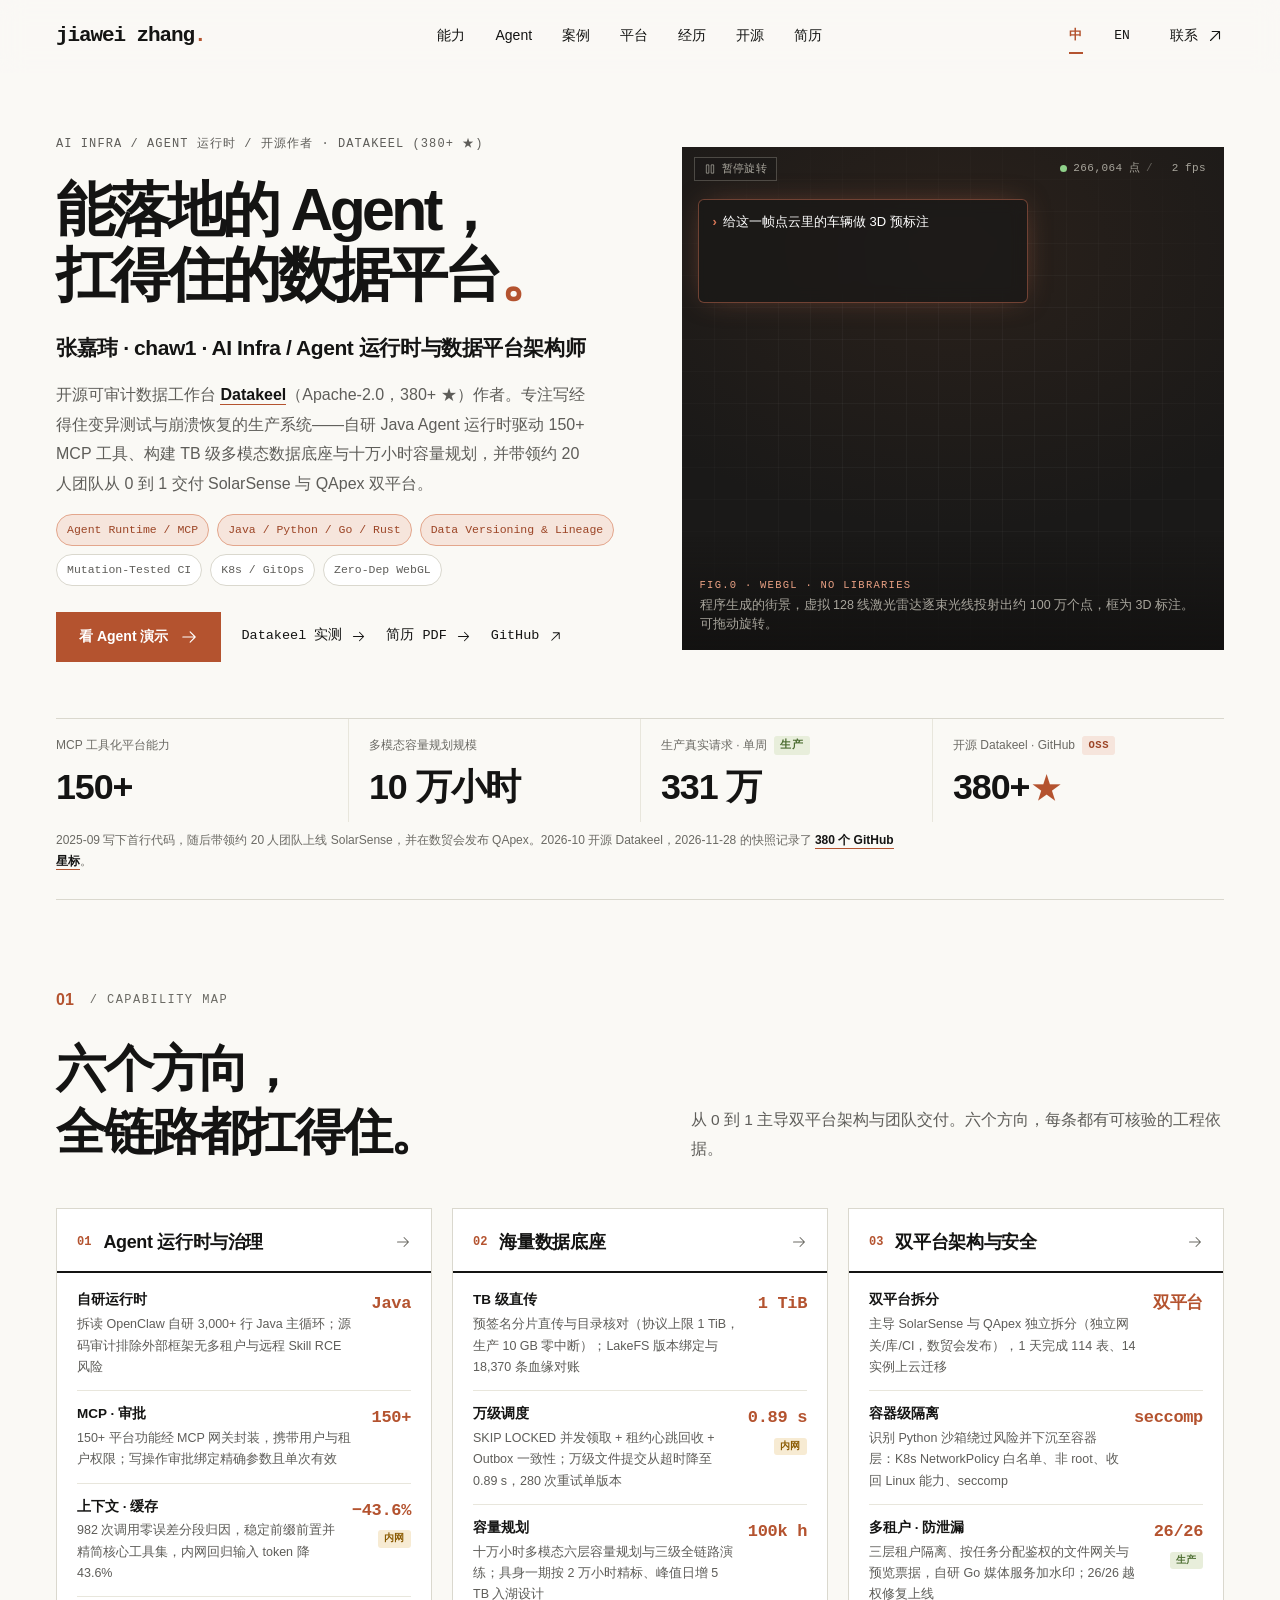
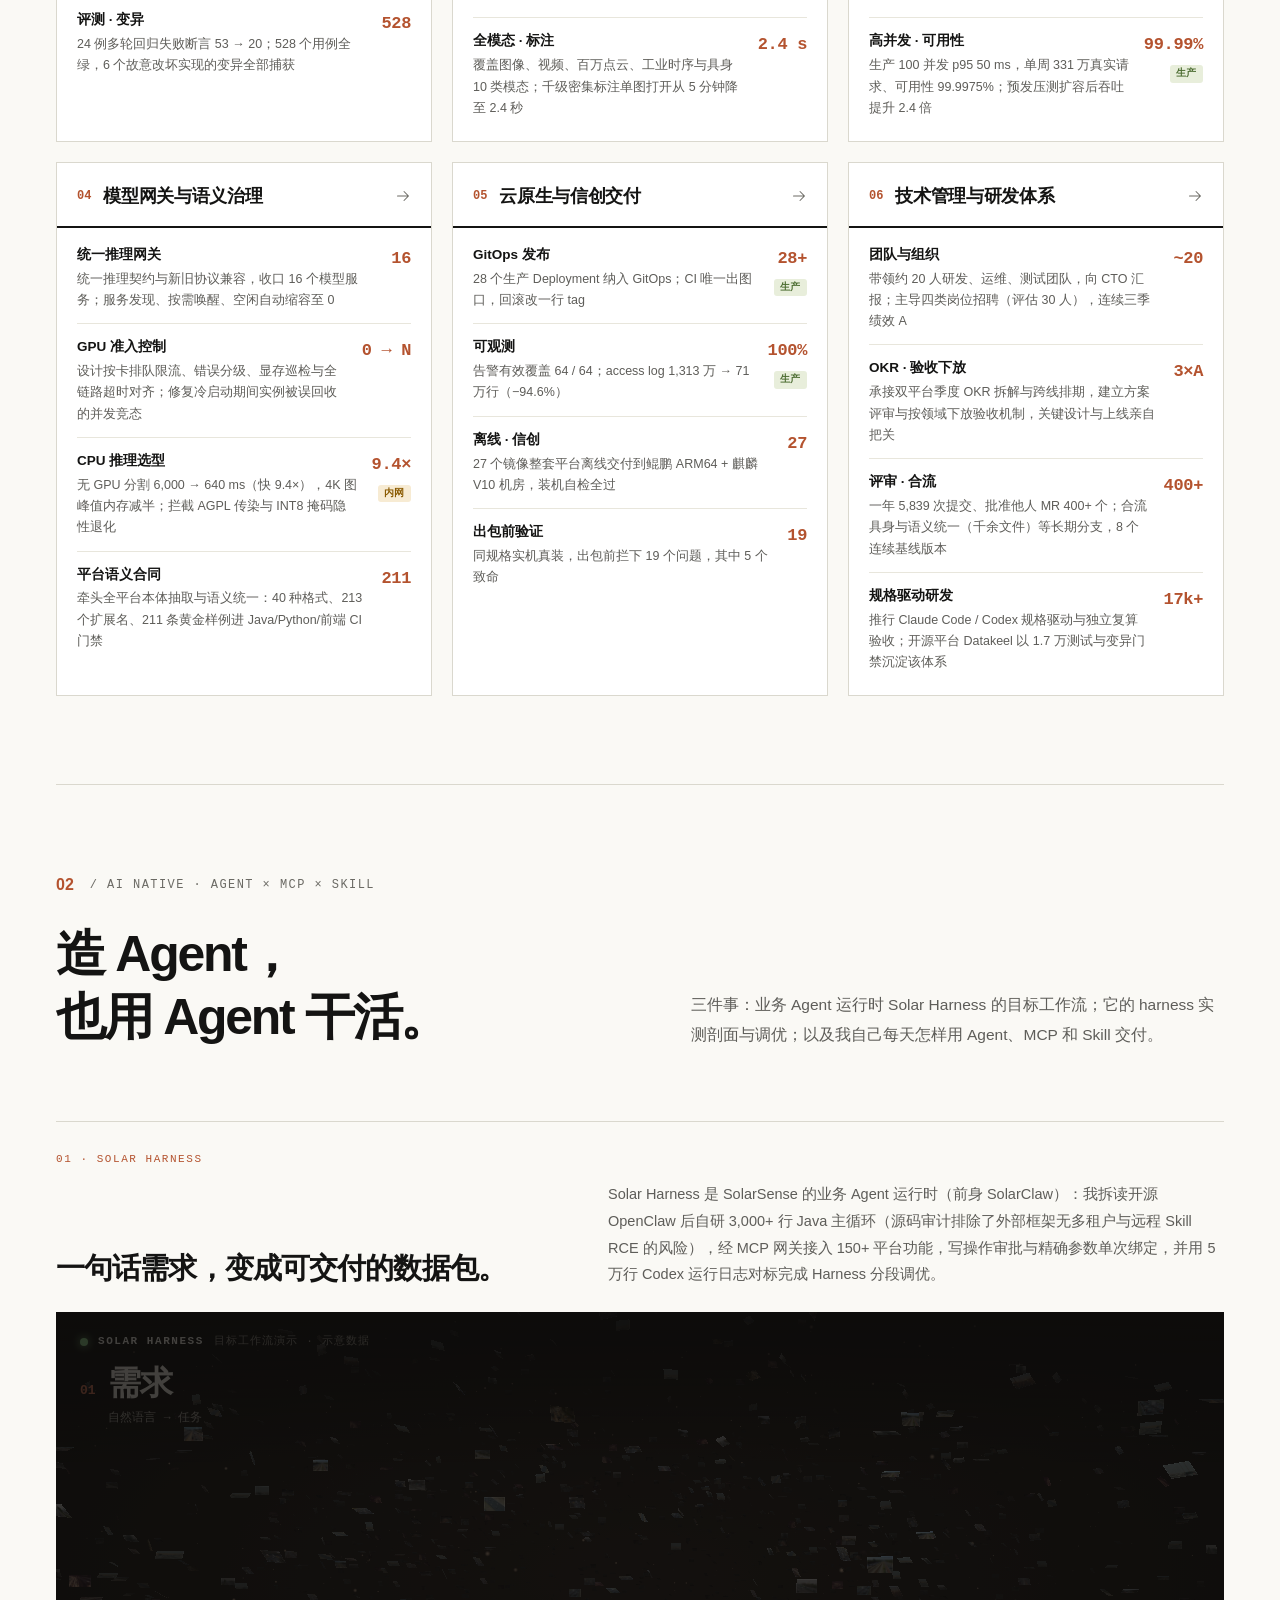
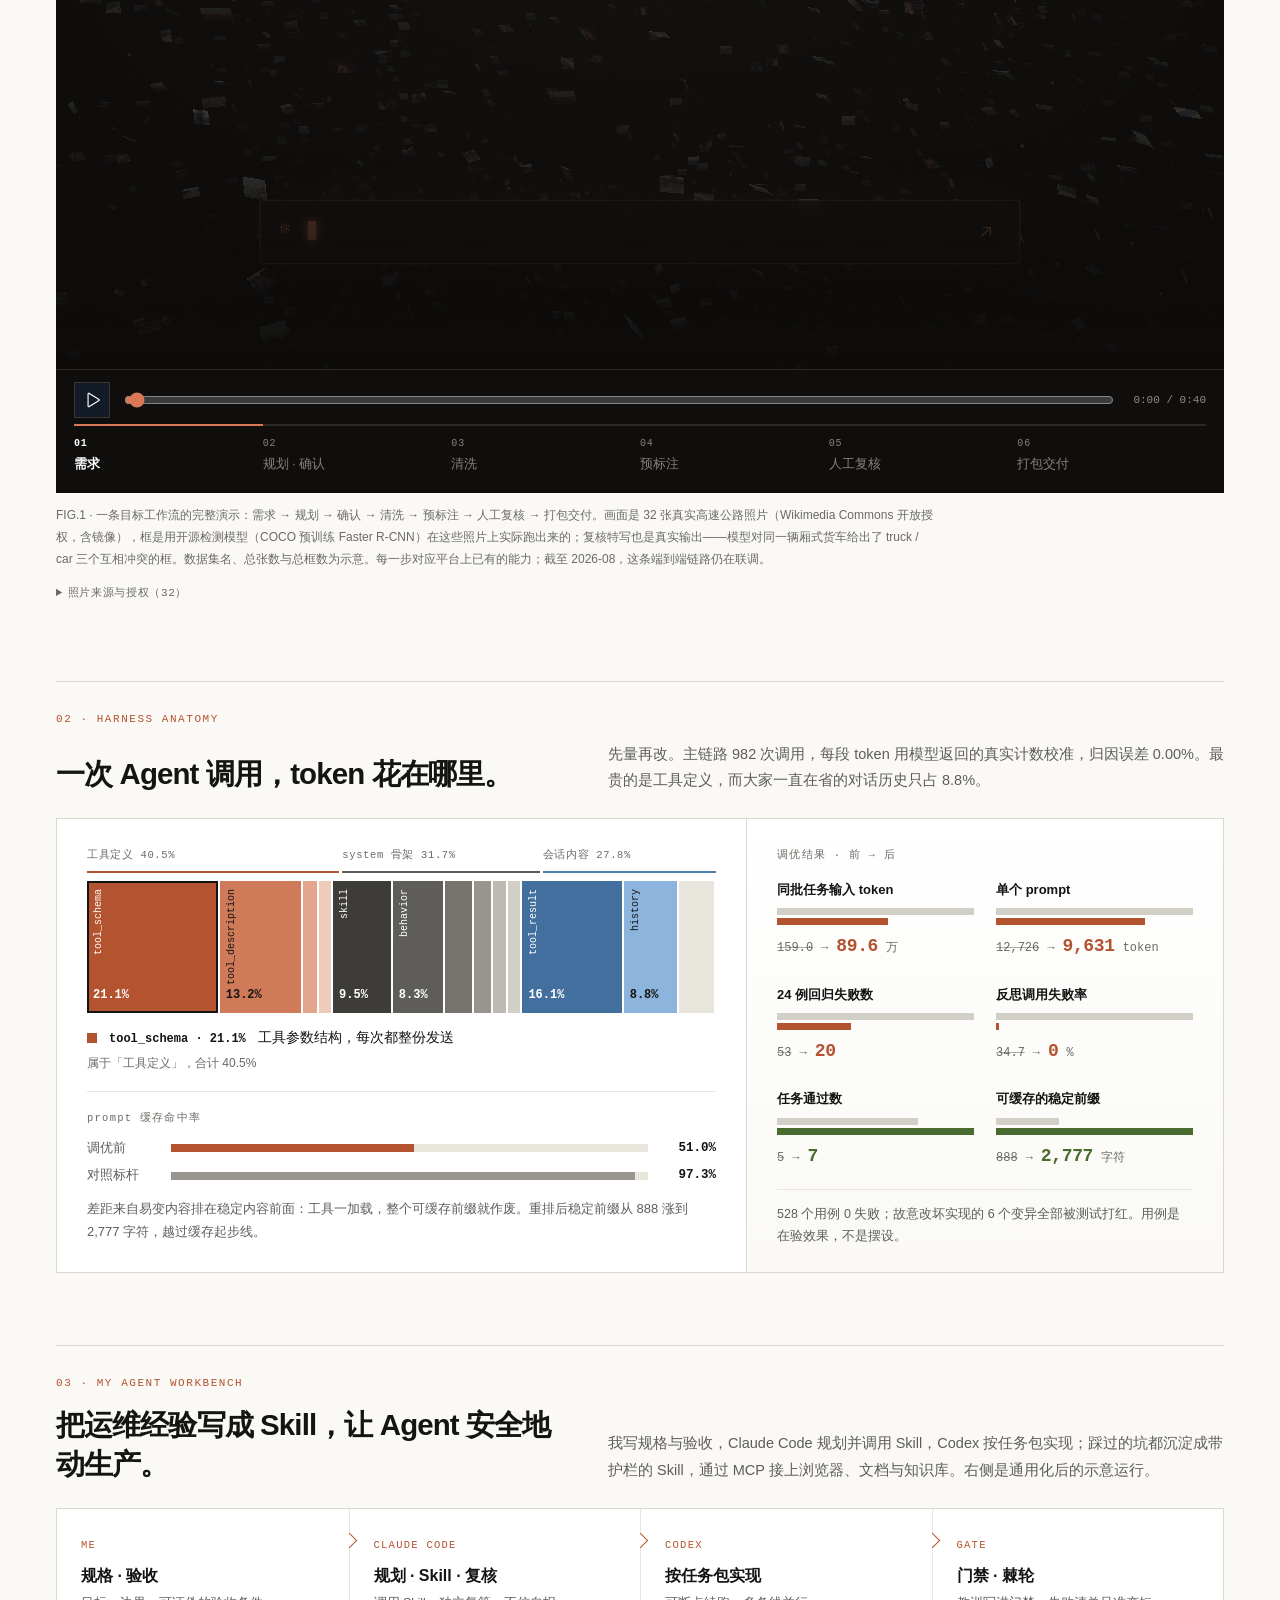
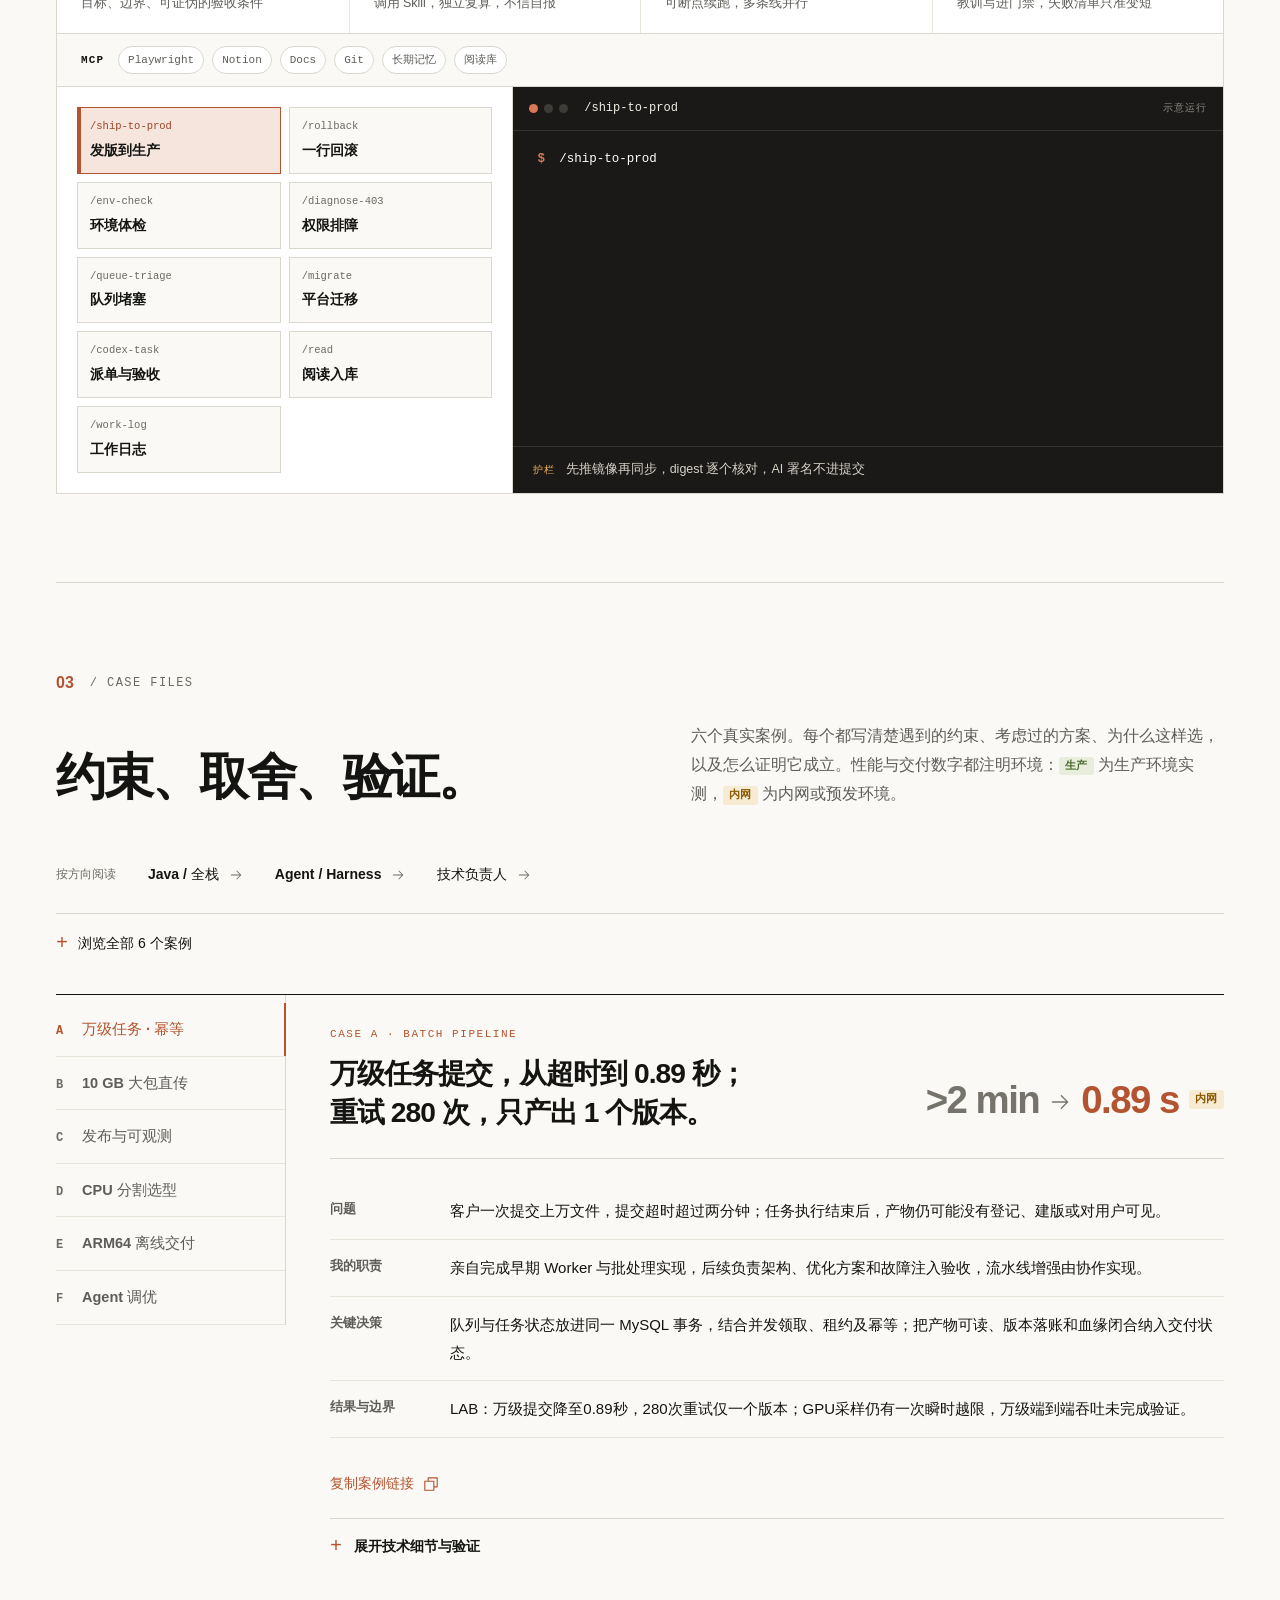
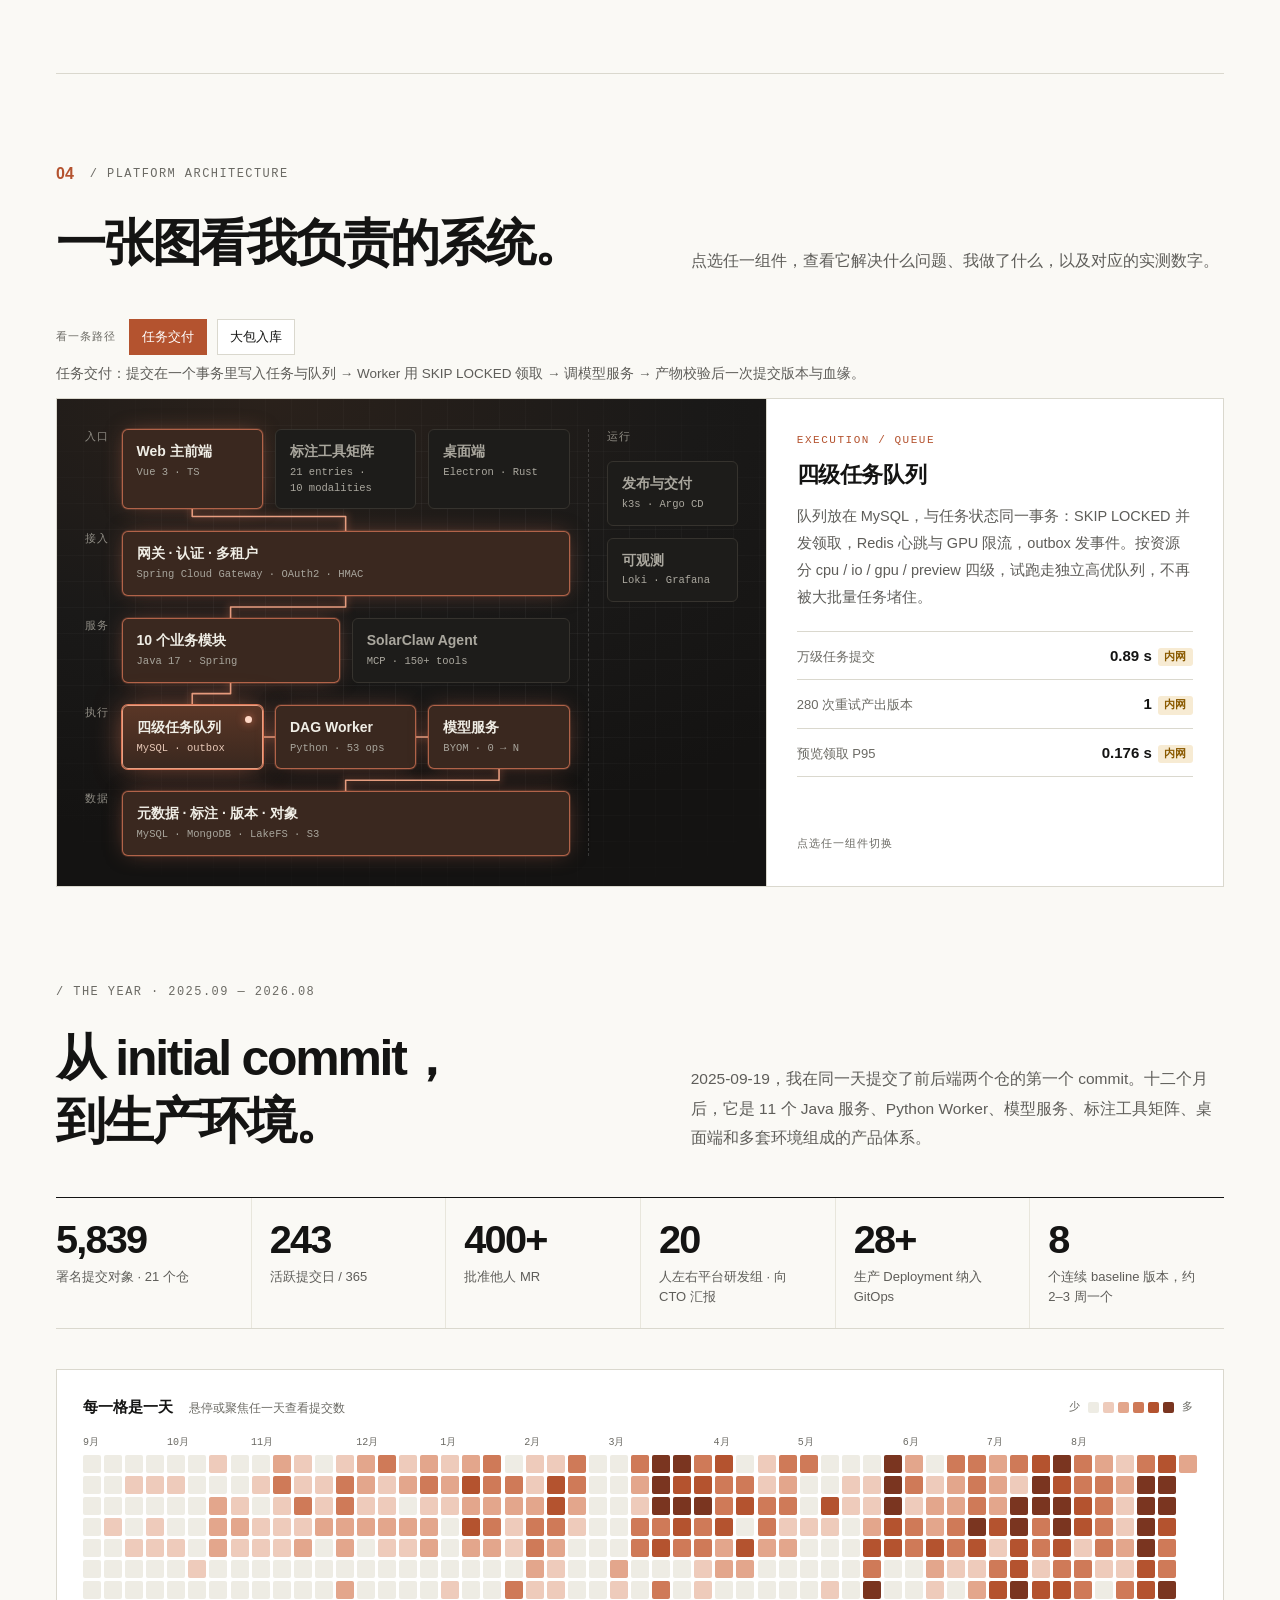
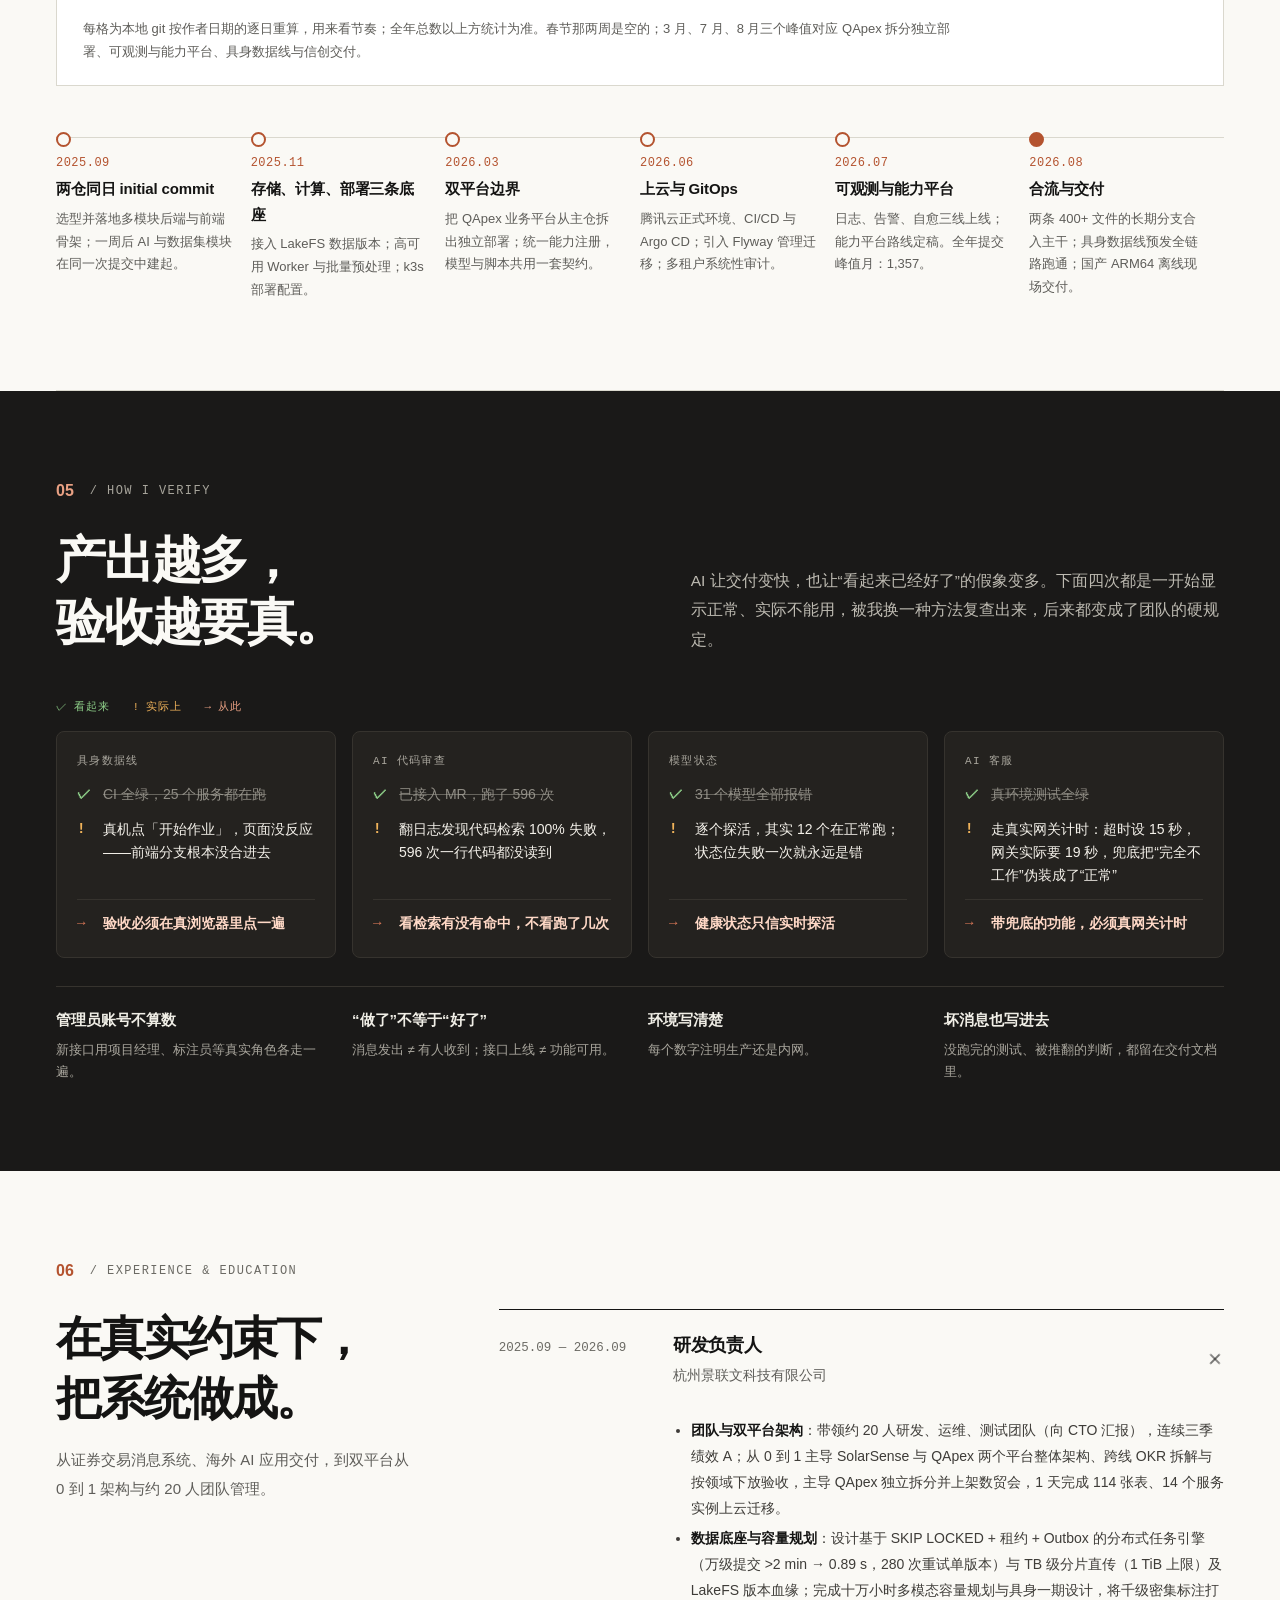
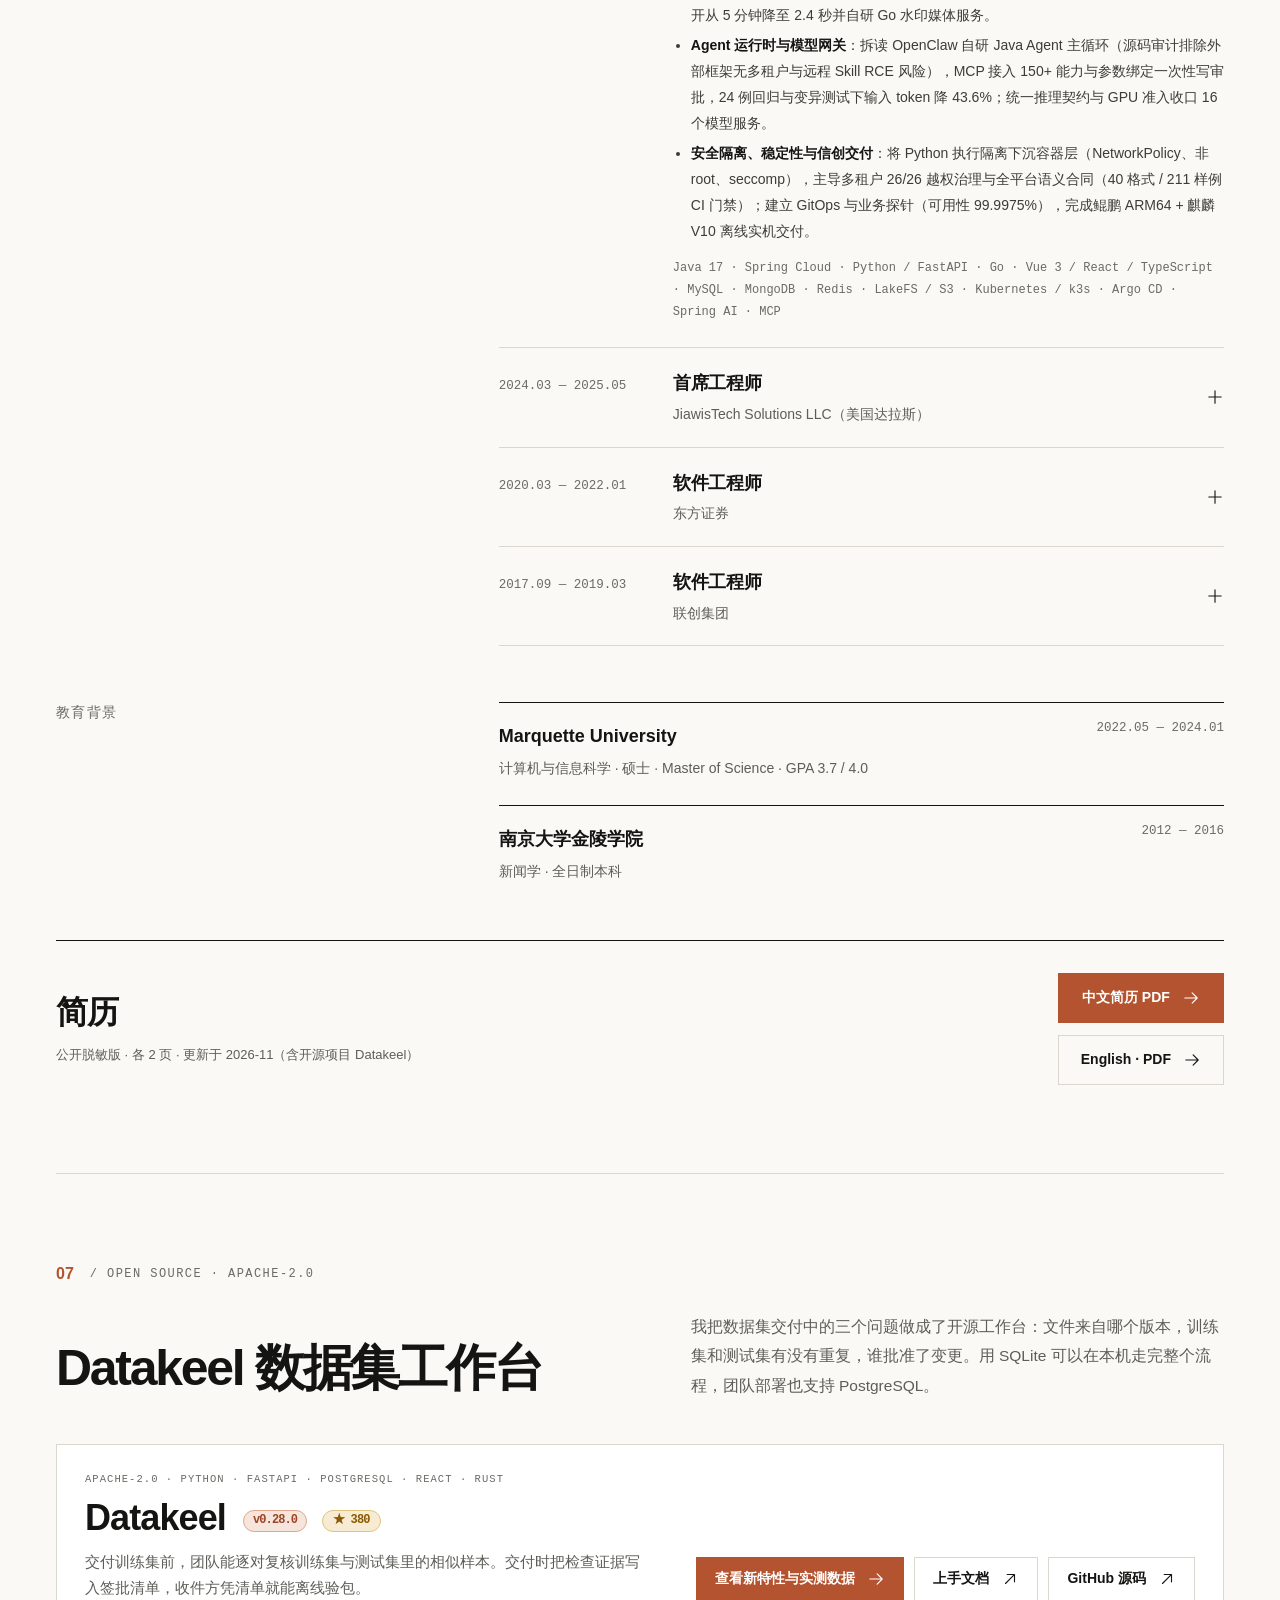
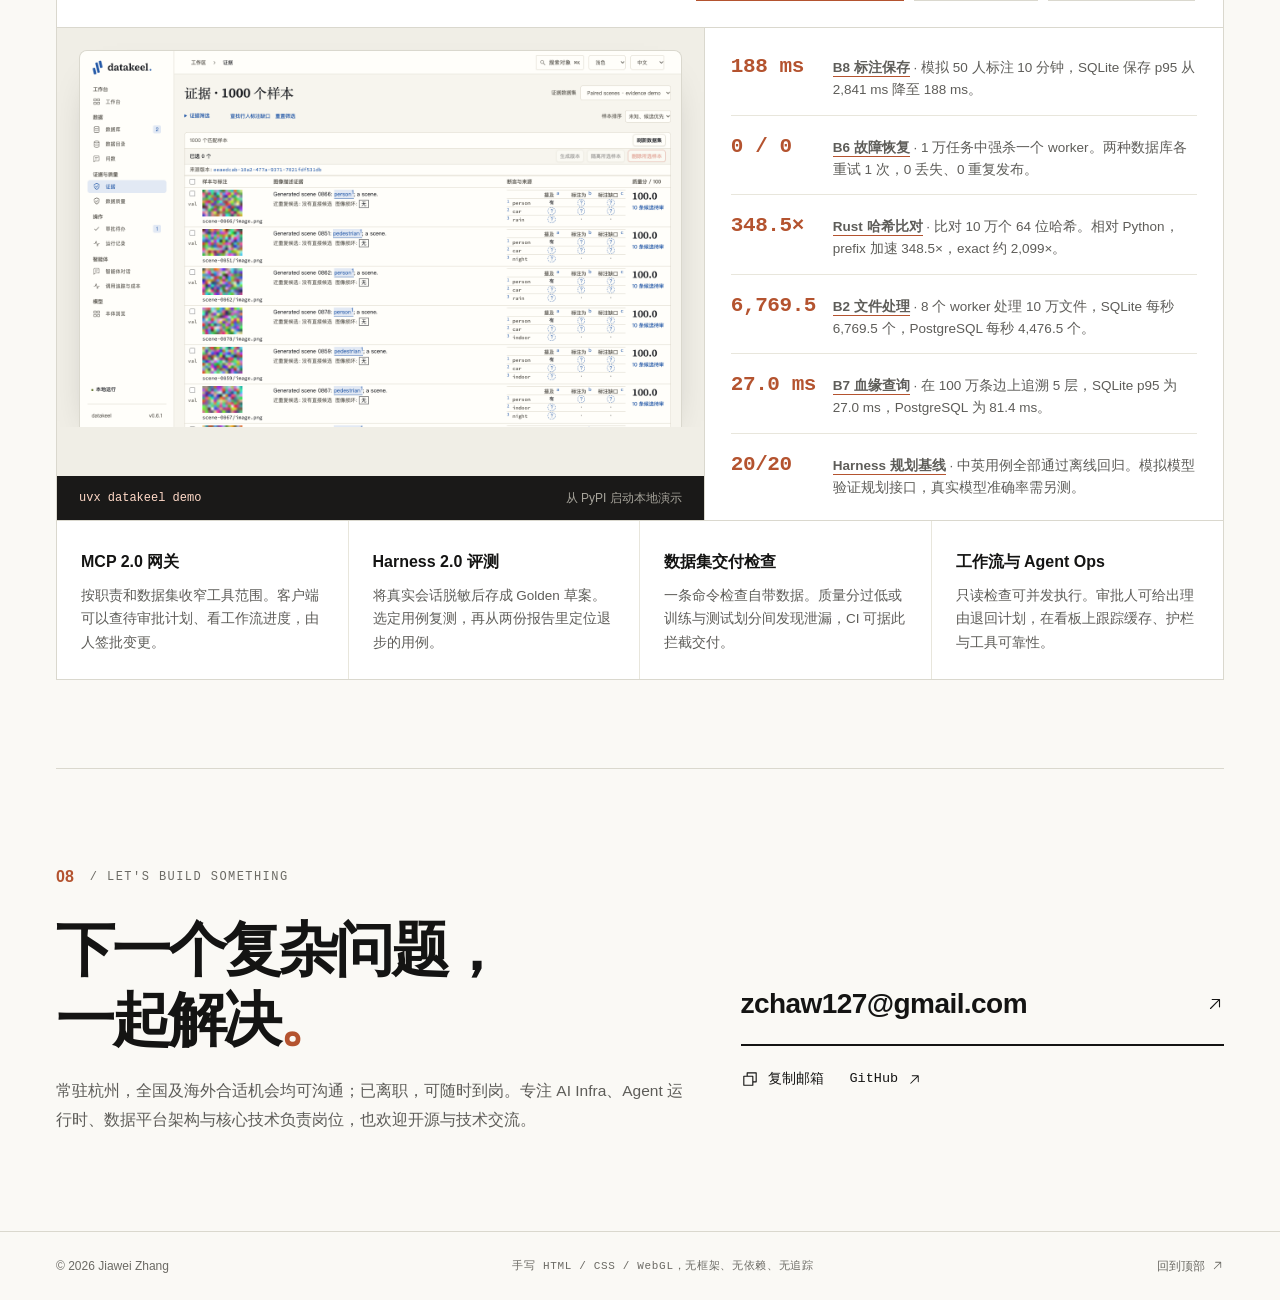
<file: index.html>
<!DOCTYPE html>
<html lang="zh-CN" data-lang="zh">
<head>
<meta charset="UTF-8">
<meta name="viewport" content="width=device-width, initial-scale=1">
<meta name="theme-color" content="#faf9f5">
<title>张嘉玮 Jiawei Zhang (chaw1) — AI Infra / Agent 运行时 / 数据平台架构师</title>
<meta name="description" content="张嘉玮 Jiawei Zhang (chaw1)，AI Infra 与数据平台架构师、开源工作台 Datakeel（Apache-2.0，380+ ★）作者。自研 Java Agent 运行时驱动 150+ MCP 工具，带领约 20 人团队从 0 到 1 主导 SolarSense 与 QApex 双平台架构与交付。">
<meta property="og:title" content="张嘉玮 Jiawei Zhang (chaw1) — AI Infra / Agent 运行时 / 数据平台架构师">
<meta property="og:description" content="开源可审计数据工作台 Datakeel（Apache-2.0，380+ ★）作者；自研 150+ MCP 工具 Java Agent 运行时，从 0 到 1 主导 SolarSense 与 QApex 双平台架构与交付。AI Infra &amp; Agent Runtime Builder.">
<meta property="og:type" content="website">
<meta property="og:url" content="https://hire.jiawis.com/">
<meta property="og:site_name" content="Jiawei Zhang">
<meta property="og:locale" content="zh_CN">
<meta property="og:locale:alternate" content="en_US">
<meta property="og:image" content="https://hire.jiawis.com/assets/og.png?v=4">
<meta property="og:image:width" content="1200">
<meta property="og:image:height" content="630">
<meta property="og:image:alt" content="张嘉玮 Jiawei Zhang (chaw1)：AI Infra / Agent 运行时 / 数据平台架构师。">
<meta name="twitter:card" content="summary_large_image">
<meta name="twitter:title" content="张嘉玮 Jiawei Zhang (chaw1) — AI Infra / Agent 运行时 / 数据平台架构师">
<meta name="twitter:description" content="开源可审计数据工作台 Datakeel（Apache-2.0，380+ ★）作者；自研 150+ MCP 工具 Java Agent 运行时，从 0 到 1 主导 SolarSense 与 QApex 双平台架构与交付。AI Infra &amp; Agent Runtime Builder.">
<meta name="twitter:image" content="https://hire.jiawis.com/assets/og.png?v=4">
<link rel="canonical" href="https://hire.jiawis.com/">
<script type="application/ld+json">
{
  "@context": "https://schema.org",
  "@type": "Person",
  "name": "张嘉玮",
  "alternateName": ["Jiawei Zhang", "chaw1"],
  "jobTitle": "AI Infra & Agent Runtime Builder / Data & AI Platform Architect",
  "url": "https://hire.jiawis.com/",
  "email": "mailto:zchaw127@gmail.com",
  "image": "https://hire.jiawis.com/assets/og.png?v=4",
  "sameAs": ["https://github.com/chaw1"]
}
</script>
<link rel="icon" href="assets/icons/stack.svg" type="image/svg+xml">
<link rel="stylesheet" href="assets/site.css?v=20261128.2">
<script>(function(d){d.classList.add('js');try{var l=localStorage.getItem('jiawis-lang');if(l==='en'||l==='zh'){d.dataset.lang=l;d.lang=l==='zh'?'zh-CN':'en'}}catch(e){}})(document.documentElement)</script>
<script src="assets/site.js?v=20261128" defer></script>
<script src="assets/pointcloud.js?v=20261123" defer></script>
<script src="assets/figures.js?v=20261123" defer></script>
<script src="assets/harness.js?v=20261128" defer></script>
<script src="assets/agentlab.js?v=20261128" defer></script>
</head>
<body id="top">
<a class="skip-link" href="#main"><span class="zh">跳到主要内容</span><span class="en">Skip to content</span></a>
<header class="site-header">
  <div class="wrap nav-wrap">
    <a class="brand" href="#top" aria-label="Jiawei Zhang home">jiawei zhang<span>.</span></a>
    <nav id="site-nav" class="site-nav" aria-label="主导航 / Main navigation">
      <a href="#fit" data-nav><span class="zh">能力</span><span class="en">Skills</span></a>
      <a href="#agent" data-nav>Agent</a>
      <a href="#cases" data-nav><span class="zh">案例</span><span class="en">Cases</span></a>
      <a href="#platform" data-nav><span class="zh">平台</span><span class="en">Platform</span></a>
      <a href="#work" data-nav><span class="zh">经历</span><span class="en">Experience</span></a>
      <a href="#projects" data-nav><span class="zh">开源</span><span class="en">Open Source</span></a>
      <a href="#resume" data-nav><span class="zh">简历</span><span class="en">Resume</span></a>
      <a class="nav-mobile-only" href="#contact" data-nav><span class="zh">联系</span><span class="en">Contact</span></a>
    </nav>
    <div class="nav-tools">
      <div class="languages" role="group" aria-label="Language / 语言">
        <button type="button" data-set-lang="zh" aria-pressed="true" aria-label="中文">中</button>
        <button type="button" data-set-lang="en" aria-pressed="false" aria-label="English">EN</button>
      </div>
      <a class="nav-contact" href="#contact" data-nav><span class="zh">联系</span><span class="en">Contact</span><i class="icon i-up" aria-hidden="true"></i></a>
      <button type="button" id="menu-toggle" class="menu-toggle" aria-expanded="false" aria-controls="site-nav" aria-label="菜单 / Menu"><i class="icon i-menu" aria-hidden="true"></i></button>
    </div>
  </div>
</header>

<main id="main">
  <!-- ============ HERO ============ -->
  <section class="hero wrap" id="intro" aria-labelledby="hero-heading">
    <div class="hero-grid">
      <div class="hero-copy">
        <p class="eyebrow"><span class="zh">AI INFRA / AGENT 运行时 / 开源作者 · DATAKEEL (380+ ★)</span><span class="en">AI INFRA / AGENT RUNTIMES / AUTHOR OF DATAKEEL (380+ ★)</span></p>
        <h1 id="hero-heading"><span class="zh">能落地的 Agent，<br>扛得住的数据平台<span class="period">。</span></span><span class="en">Agents that ship.<br>Data platforms that scale<span class="period">.</span></span></h1>
        <p class="identity"><span class="zh">张嘉玮 · chaw1 · AI Infra / Agent 运行时与数据平台架构师</span><span class="en">Jiawei Zhang · chaw1 · AI Infra &amp; Agent Systems Builder</span></p>
        <p class="hero-lede"><span class="zh">开源可审计数据工作台 <a class="inline-link" href="#projects">Datakeel</a>（Apache-2.0，380+ ★）作者。专注写经得住变异测试与崩溃恢复的生产系统——自研 Java Agent 运行时驱动 150+ MCP 工具、构建 TB 级多模态数据底座与十万小时容量规划，并带领约 20 人团队从 0 到 1 交付 SolarSense 与 QApex 双平台。</span><span class="en">Author of <a class="inline-link" href="#projects">Datakeel</a> (Apache-2.0, 380+ ★), an open-source auditable dataset workbench. I build verifiable AI infrastructure — an in-house Java agent runtime driving 150+ MCP tools and a TB-scale multimodal data foundation — and led a ~20-person engineering group shipping SolarSense and QApex from zero to production.</span></p>
        <ul class="hero-chips mono"><li>Agent Runtime / MCP</li><li>Java / Python / Go / Rust</li><li>Data Versioning &amp; Lineage</li><li>Mutation-Tested CI</li><li>K8s / GitOps</li><li>Zero-Dep WebGL</li></ul>
        <div class="hero-actions">
          <a class="button" href="#agent"><span class="zh">看 Agent 演示</span><span class="en">Watch agent demo</span><i class="icon i-right" aria-hidden="true"></i></a>
          <a class="text-link" href="/datakeel-benchmarks/"><span class="zh">Datakeel 实测</span><span class="en">Datakeel benchmarks</span><i class="icon i-right" aria-hidden="true"></i></a>
          <a class="text-link" href="#resume"><span class="zh">简历 PDF</span><span class="en">Resume</span><i class="icon i-right" aria-hidden="true"></i></a>
          <a class="text-link" href="https://github.com/chaw1" target="_blank" rel="noopener noreferrer">GitHub<i class="icon i-up" aria-hidden="true"></i></a>
        </div>
      </div>
      <figure class="scan" id="scan" aria-labelledby="scan-caption">
        <canvas id="scan-canvas" aria-hidden="true"></canvas>
        <div class="scan-label" id="scan-label" aria-hidden="true"><span>car · 4.5 × 1.9 × 1.5 m</span></div>
        <button type="button" class="scan-toggle" id="scan-toggle" aria-pressed="false"><i class="icon i-pause" aria-hidden="true"></i><i class="icon i-play" aria-hidden="true"></i><span class="when-on"><span class="zh">暂停旋转</span><span class="en">Pause rotation</span></span><span class="when-off"><span class="zh">继续旋转</span><span class="en">Resume rotation</span></span></button>
        <div class="scan-hud" aria-hidden="true">
          <span class="hud-dot"></span><span id="scan-points">—</span><span class="zh">点</span><span class="en">pts</span><span class="hud-sep">/</span><span id="scan-fps">—</span> fps
        </div>
        <div class="scan-agent" aria-hidden="true">
          <p class="sa-q"><b>›</b><span class="zh">给这一帧点云里的车辆做 3D 预标注</span><span class="en">Pre-label the vehicles in this LiDAR frame in 3D</span></p>
          <p class="sa-l sa-1"><b>✓</b>dataset.get_frame <i>frame 0412</i></p>
          <p class="sa-l sa-2"><b>✓</b>model.segment <i>vehicle · 1 hit</i></p>
          <p class="sa-l sa-3"><b>✓</b>label.box3d <i>car · 4.5 × 1.9 × 1.5 m</i></p>
        </div>
        <div class="scan-fallback"><p><span class="zh">此处是一段实时渲染的激光雷达点云。<br>当前浏览器未启用 WebGL。</span><span class="en">A live-rendered LiDAR point cloud.<br>WebGL is unavailable in this browser.</span></p></div>
        <figcaption id="scan-caption" class="scan-caption">
          <span class="mono">FIG.0 · WEBGL · NO LIBRARIES</span>
          <span><span class="zh">程序生成的街景，虚拟 128 线激光雷达逐束光线投射出约 100 万个点，框为 3D 标注。可拖动旋转。</span><span class="en">A procedurally generated street, ray-cast beam by beam by a virtual 128-beam LiDAR into about a million points, with a 3D annotation box. Drag to orbit.</span></span>
        </figcaption>
      </figure>
    </div>
    <dl class="hero-ticker" aria-label="关键数字 / Key numbers">
      <div><dt><span class="zh">MCP 工具化平台能力</span><span class="en">Capabilities exposed via MCP</span></dt><dd>150+</dd></div>
      <div><dt><span class="zh">多模态容量规划规模</span><span class="en">Multimodal capacity planned</span></dt><dd><span class="zh">10 万小时</span><span class="en">100k hrs</span></dd></div>
      <div><dt><span class="zh">生产真实请求 · 单周</span><span class="en">Real production requests · one week</span> <span class="tag prod"><span class="zh">生产</span><span class="en">PROD</span></span></dt><dd><span class="zh">331 万</span><span class="en">3.31 M</span></dd></div>
      <div><dt><span class="zh">开源 Datakeel · GitHub</span><span class="en">Open-source Datakeel · GitHub</span> <span class="tag oss">OSS</span></dt><dd>380+<span class="ticker-star">★</span></dd></div>
    </dl>
    <p class="ticker-note"><span class="zh">2025-09 写下首行代码，随后带领约 20 人团队上线 SolarSense，并在数贸会发布 QApex。2026-10 开源 Datakeel，2026-11-28 的快照记录了 </span><span class="en">I made the first commit in Sep 2025 and led a team of about 20 to ship SolarSense to production and launch QApex at GDTE. I open-sourced Datakeel in Oct 2026. The 2026-11-28 snapshot recorded </span><a class="inline-link" href="https://github.com/chaw1/datakeel" target="_blank" rel="noopener noreferrer"><span class="zh">380 个 GitHub 星标</span><span class="en">380 GitHub stars</span></a><span class="zh">。</span><span class="en">.</span></p>
  </section>

  <!-- ============ 01 CAPABILITIES ============ -->
  <section class="section wrap" id="fit" aria-labelledby="fit-heading">
    <div class="section-label"><span class="number">01</span><span>/ CAPABILITY MAP</span></div>
    <div class="section-intro">
      <h2 id="fit-heading"><span class="zh">六个方向，<br>全链路都扛得住。</span><span class="en">Six areas,<br>end to end.</span></h2>
      <p><span class="zh">从 0 到 1 主导双平台架构与团队交付。六个方向，每条都有可核验的工程依据。</span><span class="en">Two platforms built and delivered from zero. Six areas, each backed by verifiable engineering evidence.</span></p>
    </div>
    <div class="caps">
      <article class="cap">
        <a class="cap-head" href="#agent"><span class="mono">01</span><h3><span class="zh">Agent 运行时与治理</span><span class="en">Agent runtime &amp; governance</span></h3><i class="icon i-right" aria-hidden="true"></i></a>
        <ul><li><span class="cap-kw"><span class="zh">自研运行时</span><span class="en">Java runtime</span></span><span class="cap-ev"><span class="zh">拆读 OpenClaw 自研 3,000+ 行 Java 主循环；源码审计排除外部框架无多租户与远程 Skill RCE 风险</span><span class="en">3,000+ line Java loop modeled on OpenClaw; source audit rejected external runtimes over missing tenancy and Skill RCE</span></span><span class="cap-num mono">Java</span></li><li><span class="cap-kw"><span class="zh">MCP · 审批</span><span class="en">MCP · gates</span></span><span class="cap-ev"><span class="zh">150+ 平台功能经 MCP 网关封装，携带用户与租户权限；写操作审批绑定精确参数且单次有效</span><span class="en">150+ platform functions behind MCP carrying user and tenant auth; parameter-bound one-time write approvals</span></span><span class="cap-num mono">150+</span></li><li><span class="cap-kw"><span class="zh">上下文 · 缓存</span><span class="en">Context · cache</span></span><span class="cap-ev"><span class="zh">982 次调用零误差分段归因，稳定前缀前置并精简核心工具集，内网回归输入 token 降 43.6%</span><span class="en">982 calls attributed with 0.00% error; stable-first prompt layout cut input tokens by 43.6% in lab regression</span></span><span class="cap-num mono">−43.6%<span class="tag lab"><span class="zh">内网</span><span class="en">LAB</span></span></span></li><li><span class="cap-kw"><span class="zh">评测 · 变异</span><span class="en">Eval · mutation</span></span><span class="cap-ev"><span class="zh">24 例多轮回归失败断言 53 → 20；528 个用例全绿，6 个故意改坏实现的变异全部捕获</span><span class="en">Failures across 24 regression cases cut 53 → 20; 528 tests green, 6/6 deliberate mutations caught</span></span><span class="cap-num mono">528</span></li></ul>
      </article>
      <article class="cap">
        <a class="cap-head" href="#cases"><span class="mono">02</span><h3><span class="zh">海量数据底座</span><span class="en">Data foundation at scale</span></h3><i class="icon i-right" aria-hidden="true"></i></a>
        <ul><li><span class="cap-kw"><span class="zh">TB 级直传</span><span class="en">TB-scale ingest</span></span><span class="cap-ev"><span class="zh">预签名分片直传与目录核对（协议上限 1 TiB，生产 10 GB 零中断）；LakeFS 版本绑定与 18,370 条血缘对账</span><span class="en">Presigned multipart upload (1 TiB protocol cap, 10 GB uninterrupted in prod); LakeFS versions &amp; 18,370 lineage events reconciled</span></span><span class="cap-num mono">1 TiB</span></li><li><span class="cap-kw"><span class="zh">万级调度</span><span class="en">10k+ scheduling</span></span><span class="cap-ev"><span class="zh">SKIP LOCKED 并发领取 + 租约心跳回收 + Outbox 一致性；万级文件提交从超时降至 0.89 s，280 次重试单版本</span><span class="en">SKIP LOCKED claims, lease reclamation and Outbox consistency; 10k-file submit &gt;2 min → 0.89 s, 280 retries → 1 version</span></span><span class="cap-num mono">0.89 s<span class="tag lab"><span class="zh">内网</span><span class="en">LAB</span></span></span></li><li><span class="cap-kw"><span class="zh">容量规划</span><span class="en">Capacity model</span></span><span class="cap-ev"><span class="zh">十万小时多模态六层容量规划与三级全链路演练；具身一期按 2 万小时精标、峰值日增 5 TB 入湖设计</span><span class="en">Six-layer capacity plan for 100k hours of multimodal data; phase-1 embodied pipeline designed for 20k hrs &amp; 5 TB/day peak</span></span><span class="cap-num mono">100k h</span></li><li><span class="cap-kw"><span class="zh">全模态 · 标注</span><span class="en">10 modalities</span></span><span class="cap-ev"><span class="zh">覆盖图像、视频、百万点云、工业时序与具身 10 类模态；千级密集标注单图打开从 5 分钟降至 2.4 秒</span><span class="en">10 modalities incl. million-point LiDAR, DCS time series and embodied; 1,000+ dense labels open in 2.4 s vs 5 min</span></span><span class="cap-num mono">2.4 s</span></li></ul>
      </article>
      <article class="cap">
        <a class="cap-head" href="#platform"><span class="mono">03</span><h3><span class="zh">双平台架构与安全</span><span class="en">Architecture &amp; security</span></h3><i class="icon i-right" aria-hidden="true"></i></a>
        <ul><li><span class="cap-kw"><span class="zh">双平台拆分</span><span class="en">Dual platforms</span></span><span class="cap-ev"><span class="zh">主导 SolarSense 与 QApex 独立拆分（独立网关/库/CI，数贸会发布），1 天完成 114 表、14 实例上云迁移</span><span class="en">Spun off QApex for independent deployment (launched at GDTE) and migrated 114 tables &amp; 14 instances to cloud in 1 day</span></span><span class="cap-num mono"><span class="zh">双平台</span><span class="en">2</span></span></li><li><span class="cap-kw"><span class="zh">容器级隔离</span><span class="en">Sandbox isolation</span></span><span class="cap-ev"><span class="zh">识别 Python 沙箱绕过风险并下沉至容器层：K8s NetworkPolicy 白名单、非 root、收回 Linux 能力、seccomp</span><span class="en">Moved code execution isolation to containers: NetworkPolicy allowlists, non-root, dropped capabilities and seccomp</span></span><span class="cap-num mono">seccomp</span></li><li><span class="cap-kw"><span class="zh">多租户 · 防泄漏</span><span class="en">Tenancy · media</span></span><span class="cap-ev"><span class="zh">三层租户隔离、按任务分配鉴权的文件网关与预览票据，自研 Go 媒体服务加水印；26/26 越权修复上线</span><span class="en">3-layer tenancy, task-scoped file gateway &amp; preview tickets, Go watermarked media proxy; 26/26 authz fixes shipped</span></span><span class="cap-num mono">26/26<span class="tag prod"><span class="zh">生产</span><span class="en">PROD</span></span></span></li><li><span class="cap-kw"><span class="zh">高并发 · 可用性</span><span class="en">Load · uptime</span></span><span class="cap-ev"><span class="zh">生产 100 并发 p95 50 ms，单周 331 万真实请求、可用性 99.9975%；预发压测扩容后吞吐提升 2.4 倍</span><span class="en">p95 50 ms at 100 concurrent users, 3.31M weekly requests at 99.9975% availability; 2.4× throughput after stress-test tuning</span></span><span class="cap-num mono">99.99%<span class="tag prod"><span class="zh">生产</span><span class="en">PROD</span></span></span></li></ul>
      </article>
      <article class="cap">
        <a class="cap-head" href="#cases"><span class="mono">04</span><h3><span class="zh">模型网关与语义治理</span><span class="en">Model gateway &amp; semantics</span></h3><i class="icon i-right" aria-hidden="true"></i></a>
        <ul><li><span class="cap-kw"><span class="zh">统一推理网关</span><span class="en">Model gateway</span></span><span class="cap-ev"><span class="zh">统一推理契约与新旧协议兼容，收口 16 个模型服务；服务发现、按需唤醒、空闲自动缩容至 0</span><span class="en">Unified inference contract across legacy and current APIs, bringing 16 model services behind one scale-to-zero gateway</span></span><span class="cap-num mono">16</span></li><li><span class="cap-kw"><span class="zh">GPU 准入控制</span><span class="en">GPU admission</span></span><span class="cap-ev"><span class="zh">设计按卡排队限流、错误分级、显存巡检与全链路超时对齐；修复冷启动期间实例被误回收的并发竞态</span><span class="en">Per-GPU queuing, graded errors, VRAM checks and end-to-end timeout alignment; fixed cold-start reclamation race</span></span><span class="cap-num mono">0 → N</span></li><li><span class="cap-kw"><span class="zh">CPU 推理选型</span><span class="en">CPU inference</span></span><span class="cap-ev"><span class="zh">无 GPU 分割 6,000 → 640 ms（快 9.4×），4K 图峰值内存减半；拦截 AGPL 传染与 INT8 掩码隐性退化</span><span class="en">CPU segmentation 6,000 → 640 ms (9.4×), 4K peak RAM halved; caught an AGPL trap and invisible INT8 mask degradation</span></span><span class="cap-num mono">9.4×<span class="tag lab"><span class="zh">内网</span><span class="en">LAB</span></span></span></li><li><span class="cap-kw"><span class="zh">平台语义合同</span><span class="en">Semantic contract</span></span><span class="cap-ev"><span class="zh">牵头全平台本体抽取与语义统一：40 种格式、213 个扩展名、211 条黄金样例进 Java/Python/前端 CI 门禁</span><span class="en">Platform-wide semantic contract: 40 formats, 213 extensions and 211 golden cases enforced in Java, Python and FE CI</span></span><span class="cap-num mono">211</span></li></ul>
      </article>
      <article class="cap">
        <a class="cap-head" href="#cases"><span class="mono">05</span><h3><span class="zh">云原生与信创交付</span><span class="en">Cloud &amp; air-gapped delivery</span></h3><i class="icon i-right" aria-hidden="true"></i></a>
        <ul><li><span class="cap-kw"><span class="zh">GitOps 发布</span><span class="en">GitOps releases</span></span><span class="cap-ev"><span class="zh">28 个生产 Deployment 纳入 GitOps；CI 唯一出图口，回滚改一行 tag</span><span class="en">28 production Deployments under GitOps; CI is the only image source; rollback is a one-line tag change</span></span><span class="cap-num mono"><span class="zh">28+</span><span class="en">28+</span><span class="tag prod"><span class="zh">生产</span><span class="en">PROD</span></span></span></li><li><span class="cap-kw"><span class="zh">可观测</span><span class="en">Observability</span></span><span class="cap-ev"><span class="zh">告警有效覆盖 64 / 64；access log 1,313 万 → 71 万行（−94.6%）</span><span class="en">Alert coverage 64 / 64; access-log lines 13.1M → 0.71M (−94.6%)</span></span><span class="cap-num mono">100%<span class="tag prod"><span class="zh">生产</span><span class="en">PROD</span></span></span></li><li><span class="cap-kw"><span class="zh">离线 · 信创</span><span class="en">Air-gapped · domestic stack</span></span><span class="cap-ev"><span class="zh">27 个镜像整套平台离线交付到鲲鹏 ARM64 + 麒麟 V10 机房，装机自检全过</span><span class="en">The full 27-image platform delivered offline to Kunpeng ARM64 + Kylin V10 environments</span></span><span class="cap-num mono">27</span></li><li><span class="cap-kw"><span class="zh">出包前验证</span><span class="en">Verify before shipping</span></span><span class="cap-ev"><span class="zh">同规格实机真装，出包前拦下 19 个问题，其中 5 个致命</span><span class="en">Real installs on matching hardware caught 19 issues before shipping, 5 of them fatal</span></span><span class="cap-num mono">19</span></li></ul>
      </article>
      <article class="cap">
        <a class="cap-head" href="#method"><span class="mono">06</span><h3><span class="zh">技术管理与研发体系</span><span class="en">Engineering leadership</span></h3><i class="icon i-right" aria-hidden="true"></i></a>
        <ul><li><span class="cap-kw"><span class="zh">团队与组织</span><span class="en">Team &amp; org</span></span><span class="cap-ev"><span class="zh">带领约 20 人研发、运维、测试团队，向 CTO 汇报；主导四类岗位招聘（评估 30 人），连续三季绩效 A</span><span class="en">Led a ~20-person engineering, ops and QA group reporting to the CTO; hired across 4 roles, 3 consecutive 'A' ratings</span></span><span class="cap-num mono">~20</span></li><li><span class="cap-kw"><span class="zh">OKR · 验收下放</span><span class="en">OKR · sign-off</span></span><span class="cap-ev"><span class="zh">承接双平台季度 OKR 拆解与跨线排期，建立方案评审与按领域下放验收机制，关键设计与上线亲自把关</span><span class="en">Owned quarterly OKR breakdown across both platforms, design reviews and domain-delegated acceptance</span></span><span class="cap-num mono">3×A</span></li><li><span class="cap-kw"><span class="zh">评审 · 合流</span><span class="en">Review · merge</span></span><span class="cap-ev"><span class="zh">一年 5,839 次提交、批准他人 MR 400+ 个；合流具身与语义统一（千余文件）等长期分支，8 个连续基线版本</span><span class="en">5,839 commits, 400+ team MRs approved; merged 1,000+-file semantic and embodied branches across 8 baselines</span></span><span class="cap-num mono">400+</span></li><li><span class="cap-kw"><span class="zh">规格驱动研发</span><span class="en">Spec-driven AI</span></span><span class="cap-ev"><span class="zh">推行 Claude Code / Codex 规格驱动与独立复算验收；开源平台 Datakeel 以 1.7 万测试与变异门禁沉淀该体系</span><span class="en">Spec-driven delivery with Claude Code &amp; Codex plus independent verification; codified in Datakeel with 17k+ tests</span></span><span class="cap-num mono">17k+</span></li></ul>
      </article>
    </div>
  </section>

  <!-- ============ 01 SOLAR HARNESS ============ -->
  <section class="section wrap" id="agent" aria-labelledby="agent-heading">
    <div class="section-label"><span class="number">02</span><span>/ AI NATIVE · AGENT × MCP × SKILL</span></div>
    <div class="section-intro">
      <h2 id="agent-heading"><span class="zh">造 Agent，<br>也用 Agent 干活。</span><span class="en">I build agents,<br>and I work with them.</span></h2>
      <p><span class="zh">三件事：业务 Agent 运行时 Solar Harness 的目标工作流；它的 harness 实测剖面与调优；以及我自己每天怎样用 Agent、MCP 和 Skill 交付。</span><span class="en">Three things: the target workflow of Solar Harness, a business-agent runtime; a measured anatomy of its harness and how I tuned it; and how I deliver with agents, MCP and skills every day.</span></p>
    </div>

    <div class="ai-part"><p class="mono ai-k">01 · SOLAR HARNESS</p><h3><span class="zh">一句话需求，变成可交付的数据包。</span><span class="en">One sentence in, a shippable dataset out.</span></h3><p><span class="zh">Solar Harness 是 SolarSense 的业务 Agent 运行时（前身 SolarClaw）：我拆读开源 OpenClaw 后自研 3,000+ 行 Java 主循环（源码审计排除了外部框架无多租户与远程 Skill RCE 的风险），经 MCP 网关接入 150+ 平台功能，写操作审批与精确参数单次绑定，并用 5 万行 Codex 运行日志对标完成 Harness 分段调优。</span><span class="en">Solar Harness is SolarSense's business-agent runtime (formerly SolarClaw). Modeled on OpenClaw after a source audit rejected external frameworks over missing tenancy and remote Skill RCE, I built a 3,000+ line Java main loop exposing 150+ MCP tools with parameter-bound one-time write approvals, tuned by analyzing 50k-line Codex harness logs.</span></p></div>
    <figure class="hf" id="harness-film" aria-labelledby="hf-caption">
      <div class="hx-stage">
        <canvas class="hx-gl" aria-hidden="true"></canvas>
        <canvas class="hx-over" aria-hidden="true"></canvas>
        <div class="hx-hud" aria-hidden="true">
          <div class="hx-brand mono"><i></i>SOLAR HARNESS<span><span class="zh">目标工作流演示 · 示意数据</span><span class="en">TARGET WORKFLOW · ILLUSTRATIVE DATA</span></span></div>
          <div class="hx-step"><span class="hx-step-n mono">01</span><span class="hx-step-t"></span><span class="hx-step-s mono"></span></div>
          <dl class="hx-metrics mono">
            <div><dt><span class="zh">帧</span><span class="en">FRAMES</span></dt><dd data-m="frames">2,400</dd></div>
            <div><dt><span class="zh">框</span><span class="en">BOXES</span></dt><dd data-m="boxes">0</dd></div>
            <div><dt><span class="zh">复核</span><span class="en">REVIEWED</span></dt><dd data-m="review">0/37</dd></div>
            <div><dt><span class="zh">版本</span><span class="en">VERSION</span></dt><dd data-m="ver">v2</dd></div>
          </dl>
          <div class="hx-prompt"><span class="hx-prompt-k mono"><span class="zh">你</span><span class="en">YOU</span></span><p class="hx-typed"></p><span class="hx-send"></span></div>
          <div class="hx-approve"><p class="mono"><span class="zh">写操作需要确认</span><span class="en">WRITE ACTION · APPROVAL</span></p><p><span class="zh">生成数据集新版本 v3，v2 原样保留。</span><span class="en">Create dataset version v3; v2 stays untouched.</span></p><span class="hx-approve-b"><span class="zh">确认</span><span class="en">Approve</span></span><span class="hx-approve-ok mono"><span class="zh">✓ 已确认 · 审批人 PM</span><span class="en">✓ APPROVED · BY PM</span></span></div>
          <ol class="hx-log mono"></ol>
          <div class="hx-final">
            <p class="mono hx-final-k"><span class="zh">交付</span><span class="en">DELIVERED</span></p>
            <p class="hx-final-name mono">highway-0412_v3_coco.zip</p>
            <ol class="hx-lineage mono"><li><b>v2</b>2,400</li><li><b><span class="zh">清洗</span><span class="en">clean</span></b>−232</li><li><b><span class="zh">预标注</span><span class="en">label</span></b>9,412</li><li><b><span class="zh">复核</span><span class="en">review</span></b>37</li><li><b>v3</b>2,168</li></ol>
            <p class="hx-final-note"><span class="zh">每一步都有记录、可回放；v2 原样保留，可回滚。</span><span class="en">Every step is logged and replayable; v2 is kept for rollback.</span></p>
          </div>
          <div class="hx-fade"></div>
        </div>
        <p class="hx-nogl"><span class="zh">这段演示需要 WebGL2，当前浏览器未启用。</span><span class="en">This demo needs WebGL2, which this browser has not enabled.</span></p>
      </div>
      <div class="hf-controls">
        <button type="button" class="hf-play" aria-pressed="false" aria-label="播放 / 暂停 · Play / pause"><i class="icon i-play" aria-hidden="true"></i><i class="icon i-pause" aria-hidden="true"></i></button>
        <input class="hf-range" type="range" min="0" max="400" step="1" value="0" aria-label="进度 / Progress">
        <span class="hf-time mono">0:00 / 0:40</span>
      </div>
      <div class="hf-chapters" role="group" aria-label="章节 / Chapters"></div>
    </figure>
    <p class="hf-note" id="hf-caption"><span class="zh">FIG.1 · 一条目标工作流的完整演示：需求 → 规划 → 确认 → 清洗 → 预标注 → 人工复核 → 打包交付。画面是 32 张真实高速公路照片（Wikimedia Commons 开放授权，含镜像），框是用开源检测模型（COCO 预训练 Faster R-CNN）在这些照片上实际跑出来的；复核特写也是真实输出——模型对同一辆厢式货车给出了 truck / car 三个互相冲突的框。数据集名、总张数与总框数为示意。每一步对应平台上已有的能力；截至 2026-08，这条端到端链路仍在联调。</span><span class="en">FIG.1 · The target workflow end to end: request → plan → approval → clean → pre-label → human review → package. The frames are 32 real highway photos (openly licensed on Wikimedia Commons, plus mirror images), and the boxes are what an open COCO-pretrained Faster R-CNN actually produced on them; the review close-up is real output too — the model gave one van three conflicting truck / car boxes. The dataset name and totals are illustrative. Each step maps to a capability the platform already has; as of Aug 2026 the end-to-end chain was still in integration.</span></p>
    <details class="hf-credits"><summary class="mono"><span class="zh">照片来源与授权（32）</span><span class="en">Photo credits &amp; licenses (32)</span></summary><ol><li><a href="https://commons.wikimedia.org/wiki/File:Southern_Motorway_Auckland_traffic_-_copyright-free_photo_released_to_public_domain.jpg" target="_blank" rel="noopener noreferrer">Southern Motorway Auckland traffic - copyright-free photo released to public domain.jpg</a> · Kiwiev · CC0</li><li><a href="https://commons.wikimedia.org/wiki/File:Cars_in_traffic_in_Auckland,_New_Zealand_-_copyright-free_photo_released_to_public_domain.jpg" target="_blank" rel="noopener noreferrer">Cars in traffic in Auckland, New Zealand - copyright-free photo released to public domain.jpg</a> · Kiwiev · CC0</li><li><a href="https://commons.wikimedia.org/wiki/File:Typical_Weekend_Traffic_on_IH_35_Downtown_Austin_2019.jpg" target="_blank" rel="noopener noreferrer">Typical Weekend Traffic on IH 35 Downtown Austin 2019.jpg</a> · Larry D. Moore · CC BY 4.0</li><li><a href="https://commons.wikimedia.org/wiki/File:Driving_Cars_in_a_Traffic_Jam.jpg" target="_blank" rel="noopener noreferrer">Driving Cars in a Traffic Jam.jpg</a> · epSos.de · CC BY 2.0</li><li><a href="https://commons.wikimedia.org/wiki/File:Photograph_of_Shirley_Highway_During_Evening_Rush_Hour_Traffic_-_NARA_-_546644.jpg" target="_blank" rel="noopener noreferrer">Photograph of Shirley Highway During Evening Rush Hour Traffic - NARA - 546644.jpg</a> · Unknown authorUnknown author or not provided · Public domain</li><li><a href="https://commons.wikimedia.org/wiki/File:Trafic_jam_M7_highway_2012.JPG" target="_blank" rel="noopener noreferrer">Trafic jam M7 highway 2012.JPG</a> · Derzsi Elekes Andor · CC BY-SA 3.0</li><li><a href="https://commons.wikimedia.org/wiki/File:SHIRLEY_HIGHWAY_IN_VIRGINIA._HEAVY_TRAFFIC_AND_CLEAR_BUS_LANES_-_NARA_-_546629.jpg" target="_blank" rel="noopener noreferrer">SHIRLEY HIGHWAY IN VIRGINIA. HEAVY TRAFFIC AND CLEAR BUS LANES - NARA - 546629.jpg</a> · Yoichi Okamoto · Public domain</li><li><a href="https://commons.wikimedia.org/wiki/File:Real_Canadian_traffic_jam_(8590180614).jpg" target="_blank" rel="noopener noreferrer">Real Canadian traffic jam (8590180614).jpg</a> · Thomas Woodtli from Zürich, Switzerland · CC BY 2.0</li><li><a href="https://commons.wikimedia.org/wiki/File:SHIRLEY_HIGHWAY_DURING_EVENING_RUSH_HOUR_-_NARA_-_546747.jpg" target="_blank" rel="noopener noreferrer">SHIRLEY HIGHWAY DURING EVENING RUSH HOUR - NARA - 546747.jpg</a> · Yoichi Okamoto · Public domain</li><li><a href="https://commons.wikimedia.org/wiki/File:Northbound_traffic_on_the_M1_motorway_-_geograph.org.uk_-_4343339.jpg" target="_blank" rel="noopener noreferrer">Northbound traffic on the M1 motorway - geograph.org.uk - 4343339.jpg</a> · Mat Fascione · CC BY-SA 2.0</li><li><a href="https://commons.wikimedia.org/wiki/File:Traffic_on_Freeway_1_in_north_Taichung_03.jpg" target="_blank" rel="noopener noreferrer">Traffic on Freeway 1 in north Taichung 03.jpg</a> · Alika113 · CC BY-SA 4.0</li><li><a href="https://commons.wikimedia.org/wiki/File:Traffic_on_Freeway_1_in_north_Taichung_02.jpg" target="_blank" rel="noopener noreferrer">Traffic on Freeway 1 in north Taichung 02.jpg</a> · Alika113 · CC BY-SA 4.0</li><li><a href="https://commons.wikimedia.org/wiki/File:Traffic_on_Freeway_1_in_north_Taichung_04.jpg" target="_blank" rel="noopener noreferrer">Traffic on Freeway 1 in north Taichung 04.jpg</a> · Alika113 · CC BY-SA 4.0</li><li><a href="https://commons.wikimedia.org/wiki/File:Traffic_Jam_-_Leh%E2%80%93Manali_Highway_-_Gulaba_-_Kullu_2014-05-10_2366.JPG" target="_blank" rel="noopener noreferrer">Traffic Jam - Leh–Manali Highway - Gulaba - Kullu 2014-05-10 2366.JPG</a> · Biswarup Ganguly · CC BY 3.0</li><li><a href="https://commons.wikimedia.org/wiki/File:401_Traffic_Jam.png" target="_blank" rel="noopener noreferrer">401 Traffic Jam.png</a> · Floydian (talk) · CC BY-SA 3.0</li><li><a href="https://commons.wikimedia.org/wiki/File:Traffic_Jam_on_the_M62_-_geograph.org.uk_-_7390393.jpg" target="_blank" rel="noopener noreferrer">Traffic Jam on the M62 - geograph.org.uk - 7390393.jpg</a> · Chris Heaton · CC BY-SA 2.0</li><li><a href="https://commons.wikimedia.org/wiki/File:Northbound_freeway_traffic_greenwood.jpg" target="_blank" rel="noopener noreferrer">Northbound freeway traffic greenwood.jpg</a> · Leon Brooks · Public domain</li><li><a href="https://commons.wikimedia.org/wiki/File:Traffic_on_A5_Autobahn_(22072079981).jpg" target="_blank" rel="noopener noreferrer">Traffic on A5 Autobahn (22072079981).jpg</a> · Charles from Port Chester, New York · CC BY 2.0</li><li><a href="https://commons.wikimedia.org/wiki/File:Cars_are_driving_down_the_street_at_night_2025.jpg" target="_blank" rel="noopener noreferrer">Cars are driving down the street at night 2025.jpg</a> · Pattaya Patrol · CC BY-SA 4.0</li><li><a href="https://commons.wikimedia.org/wiki/File:Mitchell_Freeway_147_N_Walter_morning_peak.jpg" target="_blank" rel="noopener noreferrer">Mitchell Freeway 147 N Walter morning peak.jpg</a> · User:Orderinchaos · CC BY-SA 3.0</li><li><a href="https://commons.wikimedia.org/wiki/File:Eastern_Freeway_centre_of_road_Balwyn_North-01_from_balloon_2007-03-05.jpg" target="_blank" rel="noopener noreferrer">Eastern Freeway centre of road Balwyn North-01 from balloon 2007-03-05.jpg</a> · Tangerineduel · CC BY-SA 4.0</li><li><a href="https://commons.wikimedia.org/wiki/File:Highway_intersection_at_night-time_(Unsplash).jpg" target="_blank" rel="noopener noreferrer">Highway intersection at night-time (Unsplash).jpg</a> · Israel Sundseth kappuru · CC0</li><li><a href="https://commons.wikimedia.org/wiki/File:Eastern_Freeway_centre_of_road_Balwyn_North-02_from_balloon_2007-03-05.jpg" target="_blank" rel="noopener noreferrer">Eastern Freeway centre of road Balwyn North-02 from balloon 2007-03-05.jpg</a> · Tangerineduel · CC BY-SA 4.0</li><li><a href="https://commons.wikimedia.org/wiki/File:Shutoko_expressway_Kandabashi_exit_001.jpg" target="_blank" rel="noopener noreferrer">Shutoko expressway Kandabashi exit 001.jpg</a> · Ebiebi2 · Public domain</li><li><a href="https://commons.wikimedia.org/wiki/File:Freeway-Baghdad2025.jpg" target="_blank" rel="noopener noreferrer">Freeway-Baghdad2025.jpg</a> · Unknown authorUnknown author · CC BY 4.0</li><li><a href="https://commons.wikimedia.org/wiki/File:Mitchell_Freeway_011_S_Mount_Street.jpg" target="_blank" rel="noopener noreferrer">Mitchell Freeway 011 S Mount Street.jpg</a> · Original uploader was Kcdtsg (David) at en.wikipedia · Public domain</li><li><a href="https://commons.wikimedia.org/wiki/File:Olympic_urban_expressway_Seoul.jpg" target="_blank" rel="noopener noreferrer">Olympic urban expressway Seoul.jpg</a> · ja:User:Sonata · CC BY-SA 3.0</li><li><a href="https://commons.wikimedia.org/wiki/File:Traffic_accident_Southeast_Freeway_and_North_Quay_P1400982.jpg" target="_blank" rel="noopener noreferrer">Traffic accident Southeast Freeway and North Quay P1400982.jpg</a> · John Robert McPherson · CC BY-SA 4.0</li><li><a href="https://commons.wikimedia.org/wiki/File:Freeway_7_(Iran)_or_the_Persian_Gulf_in_Iran_Mostafa_Meraji_2011_07.jpg" target="_blank" rel="noopener noreferrer">Freeway 7 (Iran) or the Persian Gulf in Iran Mostafa Meraji 2011 07.jpg</a> · Mostafameraji · CC0</li><li><a href="https://commons.wikimedia.org/wiki/File:Freeway_7_(Iran)_or_the_Persian_Gulf_in_Iran_Mostafa_Meraji_2011_17.jpg" target="_blank" rel="noopener noreferrer">Freeway 7 (Iran) or the Persian Gulf in Iran Mostafa Meraji 2011 17.jpg</a> · Mostafameraji · CC0</li><li><a href="https://commons.wikimedia.org/wiki/File:Midday_traffic_on_Kwinana_Freeway_Cockburn_2018.jpg" target="_blank" rel="noopener noreferrer">Midday traffic on Kwinana Freeway Cockburn 2018.jpg</a> · Orderinchaos · CC BY-SA 4.0</li><li><a href="https://commons.wikimedia.org/wiki/File:Freeway_7_(Iran)_or_the_Persian_Gulf_in_Iran_Mostafa_Meraji_2011_10.jpg" target="_blank" rel="noopener noreferrer">Freeway 7 (Iran) or the Persian Gulf in Iran Mostafa Meraji 2011 10.jpg</a> · Mostafameraji · CC0</li></ol></details>

    <div class="ai-part" id="anatomy-head"><p class="mono ai-k">02 · HARNESS ANATOMY</p><h3><span class="zh">一次 Agent 调用，token 花在哪里。</span><span class="en">Where one agent call spends its tokens.</span></h3><p><span class="zh">先量再改。主链路 982 次调用，每段 token 用模型返回的真实计数校准，归因误差 0.00%。最贵的是工具定义，而大家一直在省的对话历史只占 8.8%。</span><span class="en">Measure before changing anything. 982 main-chat calls, every segment calibrated against the provider's real token counts, 0.00% attribution error. Tool definitions cost the most; chat history, the part everyone tries to save on, is only 8.8%.</span></p></div>
    <div class="ax" id="anatomy">
      <div class="ax-map">
        <div class="ax-groups mono"><span style="--w:40.5%"><span class="zh">工具定义 40.5%</span><span class="en">Tool definitions 40.5%</span></span><span style="--w:31.7%"><span class="zh">system 骨架 31.7%</span><span class="en">System scaffold 31.7%</span></span><span style="--w:27.8%"><span class="zh">会话内容 27.8%</span><span class="en">Conversation 27.8%</span></span></div>
        <div class="ax-bar" role="group" aria-label="单次调用 token 构成 / Token composition of one call"></div>
        <p class="ax-tip" aria-live="polite"></p>
        <div class="ax-cache">
          <p class="mono"><span class="zh">prompt 缓存命中率</span><span class="en">PROMPT CACHE HIT RATE</span></p>
          <div class="ax-gauge"><span class="zh">调优前</span><span class="en">Before</span><i style="--w:51%"></i><b class="mono">51.0%</b></div>
          <div class="ax-gauge ref"><span class="zh">对照标杆</span><span class="en">Reference</span><i style="--w:97.3%"></i><b class="mono">97.3%</b></div>
          <p><span class="zh">差距来自易变内容排在稳定内容前面：工具一加载，整个可缓存前缀就作废。重排后稳定前缀从 888 涨到 2,777 字符，越过缓存起步线。</span><span class="en">The gap came from volatile sections sitting before stable ones: loading a tool invalidated the whole cacheable prefix. After reordering, the stable prefix grew from 888 to 2,777 characters, past the caching threshold.</span></p>
        </div>
      </div>
      <div class="ax-side">
        <p class="mono ax-side-k"><span class="zh">调优结果 · 前 → 后</span><span class="en">TUNING · BEFORE → AFTER</span></p>
        <ul class="ax-res"></ul>
        <p class="ax-foot"><span class="zh">528 个用例 0 失败；故意改坏实现的 6 个变异全部被测试打红。用例是在验效果，不是摆设。</span><span class="en">528 tests, 0 failures; all 6 deliberate mutations of the implementation turned the suite red. The tests check outcomes, not ceremony.</span></p>
      </div>
    </div>

    <div class="ai-part"><p class="mono ai-k">03 · MY AGENT WORKBENCH</p><h3><span class="zh">把运维经验写成 Skill，让 Agent 安全地动生产。</span><span class="en">Ops know-how, written as skills so agents can work on production safely.</span></h3><p><span class="zh">我写规格与验收，Claude Code 规划并调用 Skill，Codex 按任务包实现；踩过的坑都沉淀成带护栏的 Skill，通过 MCP 接上浏览器、文档与知识库。右侧是通用化后的示意运行。</span><span class="en">I write the spec and the acceptance criteria; Claude Code plans, calls skills and reviews; Codex implements from task packages. Every lesson becomes a skill with guardrails, connected through MCP to a browser, documents and a knowledge base. The terminal shows generalized, illustrative runs.</span></p></div>
    <div class="wb" id="workbench">
      <ol class="wb-flow" aria-label="分工 / Division of work">
        <li><span class="mono">ME</span><strong><span class="zh">规格 · 验收</span><span class="en">Spec · sign-off</span></strong><p><span class="zh">目标、边界、可证伪的验收条件</span><span class="en">Goals, limits, falsifiable criteria</span></p></li>
        <li><span class="mono">CLAUDE CODE</span><strong><span class="zh">规划 · Skill · 复核</span><span class="en">Plan · skills · review</span></strong><p><span class="zh">调用 Skill，独立复算，不信自报</span><span class="en">Runs skills, recomputes, never trusts self-reported results</span></p></li>
        <li><span class="mono">CODEX</span><strong><span class="zh">按任务包实现</span><span class="en">Implements task packages</span></strong><p><span class="zh">可断点续跑，多条线并行</span><span class="en">Resumable, several lines in parallel</span></p></li>
        <li><span class="mono">GATE</span><strong><span class="zh">门禁 · 棘轮</span><span class="en">Gates · ratchet</span></strong><p><span class="zh">教训写进门禁，失败清单只准变短</span><span class="en">Lessons become gates; failure lists only shrink</span></p></li>
      </ol>
      <p class="wb-mcp mono"><span>MCP</span><i>Playwright</i><i>Notion</i><i>Docs</i><i>Git</i><i><span class="zh">长期记忆</span><span class="en">Memory</span></i><i><span class="zh">阅读库</span><span class="en">Reading library</span></i></p>
      <div class="wb-main">
        <ul class="wb-skills" aria-label="Skill"></ul>
        <div class="wb-term">
          <div class="wb-term-bar"><i></i><i></i><i></i><span class="mono wb-term-title">/skill</span><span class="mono wb-demo"><span class="zh">示意运行</span><span class="en">ILLUSTRATIVE RUN</span></span></div>
          <div class="wb-term-body mono" aria-live="off"></div>
          <p class="wb-guard"></p>
        </div>
      </div>
    </div>
  </section>

  <!-- ============ 03 CASES ============ -->
  <section class="section wrap" id="cases" aria-labelledby="cases-heading">
    <div class="section-label"><span class="number">03</span><span>/ CASE FILES</span></div>
    <div class="section-intro">
      <h2 id="cases-heading"><span class="zh">约束、取舍、验证。</span><span class="en">Constraints. Trade-offs.<br>Proof.</span></h2>
      <p><span class="zh">六个真实案例。每个都写清楚遇到的约束、考虑过的方案、为什么这样选，以及怎么证明它成立。性能与交付数字都注明环境：<span class="tag prod">生产</span> 为生产环境实测，<span class="tag lab">内网</span> 为内网或预发环境。</span><span class="en">Six real cases, each with the constraint, the options considered, why I chose what I did, and how it was proven. Performance and delivery numbers state their environment: <span class="tag prod">PROD</span> measured in production, <span class="tag lab">LAB</span> measured in staging or pre-production.</span></p>
    </div>

    <div class="reading-paths" aria-labelledby="reading-paths-heading">
      <p class="reading-paths-label" id="reading-paths-heading"><span class="zh">按方向阅读</span><span class="en">Read by role</span></p>
      <nav class="role-routes" aria-label="岗位方向 / Role focus">
        <a href="#case-queue" data-case="tab-queue"><span class="zh">Java / 全栈</span><span class="en">Java / Full-stack</span><i class="icon i-right" aria-hidden="true"></i></a>
        <a href="#case-agent" data-case="tab-agent">Agent / Harness<i class="icon i-right" aria-hidden="true"></i></a>
        <a href="#case-release" data-case="tab-release"><span class="zh">技术负责人</span><span class="en">Technical leadership</span><i class="icon i-right" aria-hidden="true"></i></a>
      </nav>
    </div>
    <details class="case-index"><summary><span class="zh">浏览全部 6 个案例</span><span class="en">Browse all 6 cases</span></summary>
    <ol class="case-dir" aria-label="案例目录 / Case index">
      <li><a href="#case-queue" data-case="tab-queue"><span class="mono">A</span><strong><span class="zh">队列放进 MySQL，与任务状态同一事务</span><span class="en">Keep the queue in MySQL, in the same transaction as task state</span></strong><span class="dir-result"><span class="zh">万级任务提交 >2 min → 0.89 s；280 次重试只出 1 个版本</span><span class="en">10k-task submission >2 min → 0.89 s; 280 retries, one version</span> <span class="tag lab"><span class="zh">内网</span><span class="en">LAB</span></span></span></a></li>
      <li><a href="#case-upload" data-case="tab-upload"><span class="mono">B</span><strong><span class="zh">浏览器按片直传，complete 自己列目录核对</span><span class="en">Browser uploads parts directly; completion lists and checks</span></strong><span class="dir-result"><span class="zh">约 10 GB · 237 s · 41.8 MiB/s，零中断</span><span class="en">~10 GB · 237 s · 41.8 MiB/s, no interruptions</span> <span class="tag prod"><span class="zh">生产</span><span class="en">PROD</span></span></span></a></li>
      <li><a href="#case-release" data-case="tab-release"><span class="mono">C</span><strong><span class="zh">CI 唯一出图口，回滚改一行 tag，验证不抽样</span><span class="en">CI as the only image source, one-line rollback, no sampling</span></strong><span class="dir-result"><span class="zh">access log 行数 −94.6%，告警覆盖 64 / 64</span><span class="en">access-log lines −94.6%, alert coverage 64 / 64</span> <span class="tag prod"><span class="zh">生产</span><span class="en">PROD</span></span></span></a></li>
      <li><a href="#case-seg" data-case="tab-seg"><span class="mono">D</span><strong><span class="zh">换 EfficientViT-SAM，否掉 INT8 与许可证陷阱</span><span class="en">Switch to EfficientViT-SAM; reject INT8 and a license trap</span></strong><span class="dir-result"><span class="zh">CPU 分割 6,000 → 640 ms，快 9.4 倍</span><span class="en">CPU segmentation 6,000 → 640 ms, 9.4× faster</span> <span class="tag lab"><span class="zh">内网</span><span class="en">LAB</span></span></span></a></li>
      <li><a href="#case-arm" data-case="tab-arm"><span class="mono">E</span><strong><span class="zh">出包前在同规格实机真装，算力容器钉死线程</span><span class="en">Install on matching hardware before shipping; pin threads</span></strong><span class="dir-result"><span class="zh">出包前拦下 19 个问题，5 个致命</span><span class="en">19 issues caught before shipping, 5 fatal</span> <span class="tag lab"><span class="zh">验证机</span><span class="en">LAB</span></span></span></a></li>
      <li><a href="#case-agent" data-case="tab-agent"><span class="mono">F</span><strong><span class="zh">只补三个 P0，重排 prompt 让缓存前缀变长</span><span class="en">Add only three P0s; reorder the prompt so the cache prefix grows</span></strong><span class="dir-result"><span class="zh">输入 token −43.6%，任务通过 5 → 7</span><span class="en">input tokens −43.6%, tasks passed 5 → 7</span> <span class="tag lab"><span class="zh">内网</span><span class="en">LAB</span></span></span></a></li>
    </ol>
    </details>

    <div class="casebook" id="casebook">
      <div class="case-tabs" role="tablist" aria-label="工程案例 / Case files">
        <button type="button" role="tab" id="tab-queue" aria-controls="case-queue" aria-selected="true"><span class="mono">A</span><span class="zh">万级任务 · 幂等</span><span class="en">10k tasks · idempotency</span></button>
        <button type="button" role="tab" id="tab-upload" aria-controls="case-upload" aria-selected="false"><span class="mono">B</span><span class="zh">10 GB 大包直传</span><span class="en">10 GB direct upload</span></button>
        <button type="button" role="tab" id="tab-release" aria-controls="case-release" aria-selected="false"><span class="mono">C</span><span class="zh">发布与可观测</span><span class="en">Release &amp; observability</span></button>
        <button type="button" role="tab" id="tab-seg" aria-controls="case-seg" aria-selected="false"><span class="mono">D</span><span class="zh">CPU 分割选型</span><span class="en">CPU segmentation</span></button>
        <button type="button" role="tab" id="tab-arm" aria-controls="case-arm" aria-selected="false"><span class="mono">E</span><span class="zh">ARM64 离线交付</span><span class="en">ARM64 offline delivery</span></button>
        <button type="button" role="tab" id="tab-agent" aria-controls="case-agent" aria-selected="false"><span class="mono">F</span><span class="zh">Agent 调优</span><span class="en">Agent harness</span></button>
      </div>

      <!-- A -->
      <div class="case" id="case-queue" role="tabpanel" aria-labelledby="tab-queue" tabindex="0">
        <header class="case-head">
          <div>
            <p class="case-kicker mono">CASE A · BATCH PIPELINE</p>
            <h3><span class="zh">万级任务提交，从超时到 0.89 秒；<br>重试 280 次，只产出 1 个版本。</span><span class="en">10k-task submission: from timing out to 0.89 s.<br>280 retries, exactly one version.</span></h3>
          </div>
          <div class="case-metric"><span class="before">&gt;2 min</span><i class="icon i-right" aria-hidden="true"></i><span class="after">0.89 s</span><span class="tag lab"><span class="zh">内网</span><span class="en">LAB</span></span></div>
        </header>
        <dl class="case-summary"><div><dt><span class="zh">问题</span><span class="en">Problem</span></dt><dd><span class="zh">客户一次提交上万文件，提交超时超过两分钟；任务执行结束后，产物仍可能没有登记、建版或对用户可见。</span><span class="en">Submitting 10,000 files timed out after two minutes, while completed computation could still leave outputs unregistered, unversioned or invisible.</span></dd></div><div><dt><span class="zh">我的职责</span><span class="en">My contribution</span></dt><dd><span class="zh">亲自完成早期 Worker 与批处理实现，后续负责架构、优化方案和故障注入验收，流水线增强由协作实现。</span><span class="en">I implemented the early worker and batch processing, then owned architecture, optimization planning and fault-injection acceptance, with later enhancements implemented collaboratively.</span></dd></div><div><dt><span class="zh">关键决策</span><span class="en">Key decision</span></dt><dd><span class="zh">队列与任务状态放进同一 MySQL 事务，结合并发领取、租约及幂等；把产物可读、版本落账和血缘闭合纳入交付状态。</span><span class="en">I kept queue entries and task state in one MySQL transaction, combined claims, leases and idempotency, and made readable outputs, version records and lineage prerequisites for delivery.</span></dd></div><div><dt><span class="zh">结果与边界</span><span class="en">Results and limits</span></dt><dd><span class="zh">LAB：万级提交降至0.89秒，280次重试仅一个版本；GPU采样仍有一次瞬时越限，万级端到端吞吐未完成验证。</span><span class="en">LAB: 10k-task submission fell to 0.89 s and 280 retries produced one version. GPU sampling still caught one transient overshoot; full 10k-task throughput was not verified.</span></dd></div></dl>
        <div class="case-tools"><button type="button" class="copy-case" data-copy-case="case-queue"><span class="zh">复制案例链接</span><span class="en">Copy case link</span><i class="icon i-copy" aria-hidden="true"></i></button><span class="case-share-status" role="status" aria-live="polite"></span></div>
        <details class="case-evidence"><summary><span class="zh">展开技术细节与验证</span><span class="en">Read the technical detail &amp; validation</span></summary>
        <figure class="fig machine" data-fig="queue" aria-labelledby="fig-a-cap">
          <div class="fig-head">
            <p class="fig-kicker mono">FIG.A · <span class="zh">队列、租约与幂等</span><span class="en">QUEUE, LEASE, IDEMPOTENCY</span></p>
            <button type="button" class="fig-replay"><i class="icon i-reset" aria-hidden="true"></i><span class="zh">重播</span><span class="en">Replay</span></button>
          </div>
          <p class="fig-say" aria-hidden="true"></p>
          <div class="fig-stage" style="--ar:16/7.2;--ar-m:4/6.4"><canvas aria-hidden="true"></canvas></div>
          <ol class="machine-rail" aria-label="状态 / States">
            <li data-i="0">QUEUED</li><li data-i="1">RUNNING</li><li data-i="2">MATERIALIZING</li><li data-i="3">COMMITTING</li><li data-i="4">VERSIONING</li><li data-i="5">READY</li>
          </ol>
          <p class="machine-now mono" aria-live="off"></p>
          <details class="machine-details"><summary><span class="zh">完整事件日志</span><span class="en">Full event log</span></summary><pre class="machine-log"></pre></details>
          <figcaption class="fig-note" id="fig-a-cap"><span class="zh">一次交付的全过程：10,025 个文件切成 157 个 chunk，4 个 Worker 用 SKIP LOCKED 并发领取；worker-3 中途失联，租约到期后 worker-5 接手，已写入 staging 的文件按幂等键跳过，最后只产生 1 个数据集版本。流程示意，不是实时数据；文件数、状态名与恢复逻辑取自真实设计。</span><span class="en">One delivery end to end: 10,025 files become 157 chunks, claimed concurrently by four workers with SKIP LOCKED; worker-3 drops out mid-batch, worker-5 takes over when the lease expires, files already in staging are skipped by the idempotency key, and exactly one dataset version results. An illustration, not live data; the file count, state names and recovery logic come from the real design.</span></figcaption>
        </figure>
        <ol class="notes notes-main">
          <li><b><span class="zh">取舍</span><span class="en">Decision</span></b><p><span class="zh">选 MySQL 队列：<code>FOR UPDATE SKIP LOCKED</code> 并发领取，Redis 做心跳与 GPU 限流，outbox 发事件。队列可查、可修，不会出现“消息发了、状态没写”的双写不一致。再把“执行完成 ≠ 交付完成”写成状态机：产物可读、版本落账、血缘闭合才算 READY。</span><span class="en">I kept it in MySQL: concurrent claiming with <code>FOR UPDATE SKIP LOCKED</code>, Redis for heartbeats and GPU throttling, an outbox for events. The queue stays queryable and repairable, with no dual-write gap between message and state. Then I made "executed ≠ delivered" a state machine: READY only when the artifact is readable, the version recorded and the lineage closed.</span></p></li>
          <li><b><span class="zh">验证</span><span class="en">Proof</span></b><p><span class="zh">验收坚持故障注入，不只看吞吐：以“任务 + 文件”为幂等键，280 次重试只产出 1 个数据集版本。GPU 限流 3 Worker 并跑，Redis 采样 1,383 次仅 1 次瞬时越限。</span><span class="en">Acceptance required fault injection, not just throughput: with task + file as the idempotency key, 280 retries produced exactly one dataset version. Under GPU throttling with three workers, 1,383 Redis samples showed a single momentary overshoot.</span></p></li>
        </ol>
        <details class="case-more"><summary><span class="zh">约束与考虑过的方案</span><span class="en">Constraint and the options considered</span></summary>
        <ol class="notes">
          <li><b><span class="zh">约束</span><span class="en">Constraint</span></b><p><span class="zh">客户一次提交上万文件，前端提交超过 2 分钟超时。更隐蔽的是“跑完了”和“能用了”之间有五个静默失败点：产物没保存、没登记、没建版本、没导入、前端看不见，都不报错。</span><span class="en">Customers submit 10k+ files at once, and submission timed out after two minutes. Worse, between "finished" and "usable" sat five silent failure points (not saved, not registered, not versioned, not imported, not visible), and none of them raised an error.</span></p></li>
          <li><b><span class="zh">方案</span><span class="en">Options</span></b><p><span class="zh">引入独立 MQ（Kafka / RabbitMQ），或把队列放进 MySQL，与任务状态同一个事务。</span><span class="en">Add a dedicated broker (Kafka / RabbitMQ), or keep the queue in MySQL in the same transaction as task state.</span></p></li>
        </ol>
        </details>

        </details>
      </div>

      <!-- B -->
      <div class="case" id="case-upload" role="tabpanel" aria-labelledby="tab-upload" tabindex="0">
        <header class="case-head">
          <div>
            <p class="case-kicker mono">CASE B · DATA INGEST</p>
            <h3><span class="zh">客户的 9.9 GB 压缩包被网关砍断。<br>三次架构迭代后，生产零中断直传。</span><span class="en">A customer's 9.9 GB archive was cut off at the gateway.<br>Three iterations later: uninterrupted direct upload in production.</span></h3>
          </div>
          <div class="case-metric"><span class="after">41.8</span><span class="unit">MiB/s</span><span class="tag prod"><span class="zh">生产</span><span class="en">PROD</span></span></div>
        </header>
        <dl class="case-summary"><div><dt><span class="zh">问题</span><span class="en">Problem</span></dt><dd><span class="zh">大压缩包经后端代理上传会被网关超时切断；分片传完也不代表导入成功，还需核对完整性和版本可追溯性。</span><span class="en">Gateway timeouts interrupted large proxied uploads. Receiving every part was not enough: imports also needed completeness checks and traceable versions.</span></dd></div><div><dt><span class="zh">我的职责</span><span class="en">My contribution</span></dt><dd><span class="zh">亲自推进存储与版本集成、直传迭代及上传事故修复；后续 Ingest／Upload V2 负责方案和验收，与团队协作实现。</span><span class="en">I implemented storage and version integration, iterated direct uploads and fixed upload failures; for later Ingest and Upload V2 work, I owned design and acceptance with collaborative implementation.</span></dd></div><div><dt><span class="zh">关键决策</span><span class="en">Key decision</span></dt><dd><span class="zh">浏览器按预签名分片直传对象存储，完成时由服务端核对片数与字节；以重试、检查点和版本血缘支持失败恢复。</span><span class="en">The browser uploads signed parts directly to object storage; the server checks part counts and bytes before completion, with retries, checkpoints and version lineage supporting recovery.</span></dd></div><div><dt><span class="zh">结果与边界</span><span class="en">Results and limits</span></dt><dd><span class="zh">生产直传验收：约10GB、237秒、41.8MiB/s，缺片请求被拒；真实1TiB与完整故障组合尚未验证，不代表Upload V2全量验收。</span><span class="en">Production direct-upload test: about 10 GB in 237 s at 41.8 MiB/s; missing parts were rejected. Real 1 TiB and full fault combinations remained untested; this was not complete Upload V2 acceptance.</span></dd></div></dl>
        <div class="case-tools"><button type="button" class="copy-case" data-copy-case="case-upload"><span class="zh">复制案例链接</span><span class="en">Copy case link</span><i class="icon i-copy" aria-hidden="true"></i></button><span class="case-share-status" role="status" aria-live="polite"></span></div>
        <details class="case-evidence"><summary><span class="zh">展开技术细节与验证</span><span class="en">Read the technical detail &amp; validation</span></summary>
        <figure class="fig" data-fig="upload" aria-labelledby="fig-upload-cap">
          <div class="fig-head">
            <p class="fig-kicker mono">FIG.B · <span class="zh">预签名分片直传</span><span class="en">PRESIGNED MULTIPART UPLOAD</span></p>
            <button type="button" class="fig-replay"><i class="icon i-reset" aria-hidden="true"></i><span class="zh">重播</span><span class="en">Replay</span></button>
          </div>
          <p class="fig-say" aria-hidden="true"></p>
          <div class="fig-stage" style="--ar:16/7.8;--ar-m:4/7"><canvas aria-hidden="true"></canvas></div>
          <figcaption class="fig-note" id="fig-upload-cap"><span class="tag prod"><span class="zh">生产</span><span class="en">PROD</span></span> <span class="zh">代理上传在 60 秒处被网关掐断；预签名直传 310 片、237 秒、平均 41.8 MiB/s；complete 列目录核对片数与字节，故意少传一片时拒绝（309 / 310）。分片完成顺序为示意，片数、耗时、吞吐与缺片结果为 2026-06-23 生产验收实测。</span><span class="en">The proxied upload is cut at the gateway’s 60-second timeout; presigned direct upload moves 310 parts in 237 s at 41.8 MiB/s on average; completion lists the prefix to check parts and bytes, and refuses when one part is withheld (309 / 310). The order parts finish in is illustrative; part count, duration, throughput and the refusal come from the production acceptance run on 2026-06-23.</span></figcaption>
        </figure>
        <ol class="notes notes-main">
          <li><b><span class="zh">取舍</span><span class="en">Decision</span></b><p><span class="zh">采用对象存储原生 SDK 重签、浏览器直传。每个分片签一个 URL，直传到固定编号的 staging key；直传失败可按片回退到后端代理，两条路写同一个 key。complete 不信会话记录，直接列目录核对片数与总字节，缺片就拒。解压侧给每次 staging 写入包上应用层退避重试，把瞬断当成可重试。</span><span class="en">Re-sign with the object store's native SDK and upload straight from the browser. One presigned URL per part, written to a fixed, numbered staging key; a failed part can fall back to the proxy and both paths write the same key. Completion ignores session records and lists the prefix to check part count and total bytes, rejecting any gap. On extraction, every staging write gets application-level retry with backoff, so transient drops are retryable.</span></p></li>
          <li><b><span class="zh">验证</span><span class="en">Proof</span></b><p><span class="zh">生产验收：约 10 GB 测试包，310 个分片，237 秒，41.8 MiB/s，零中断；故意缺一片（309/310）时服务端拒绝。30 GB 合成包 480/480 文件、内存峰值 1.5 GB。生产血缘事件回填 18,370 条，六类对账全等。真实 1 TiB 与完整故障组合未跑完，方案里如实写明。</span><span class="en">Production acceptance: a ~10 GB package, 310 parts, 237 s, 41.8 MiB/s, no interruptions; with one part deliberately missing (309/310) the server refused. A 30 GB synthetic package landed 480/480 files at 1.5 GB peak memory. Backfilling lineage in production produced 18,370 events, with all six reconciliations exact. A real 1 TiB run and the full fault matrix were not finished, and the design document says so.</span></p></li>
        </ol>
        <details class="case-more"><summary><span class="zh">约束与考虑过的方案</span><span class="en">Constraint and the options considered</span></summary>
        <ol class="notes">
          <li><b><span class="zh">约束</span><span class="en">Constraint</span></b><p><span class="zh">客户一次导入几 GB 到几百 GB 的图像、视频、点云压缩包，要求能进、失败能恢复、能追溯版本，且新版本不能破坏历史数据。经后端代理上传时，网关 60 秒超时直接掐断慢客户端。</span><span class="en">Customers import archives from a few GB to hundreds of GB. Uploads have to land, resume after failure, trace back to a version and never damage history. Proxied through the backend, slow clients were cut off by the gateway's 60-second timeout.</span></p></li>
          <li><b><span class="zh">方案</span><span class="en">Options</span></b><p><span class="zh">① 网关代理上传：被超时掐断。② LakeFS 原生预签名：签名与地域绑定，跨环境不可用。③ 后端用对象存储原生 SDK 重签，浏览器直传。</span><span class="en">(1) Proxy through the gateway: cut off by timeouts. (2) LakeFS native presigning: signatures bound to a region, unusable across environments. (3) Re-sign with the object store's native SDK and upload straight from the browser.</span></p></li>
        </ol>
        </details>

        </details>
      </div>

      <!-- C -->
      <div class="case" id="case-release" role="tabpanel" aria-labelledby="tab-release" tabindex="0">
        <header class="case-head">
          <div>
            <p class="case-kicker mono">CASE C · RELEASE &amp; OBSERVABILITY</p>
            <h3><span class="zh">让发布可重复、可回滚，<br>让运维从查日志变成看告警。</span><span class="en">Releases you can repeat and roll back.<br>Operations run on alerts, not log-grepping.</span></h3>
          </div>
          <div class="case-metric"><span class="after">−94.6%</span><span class="unit"><span class="zh">access log 行数</span><span class="en">access-log lines</span></span><span class="tag prod"><span class="zh">生产</span><span class="en">PROD</span></span></div>
        </header>
        <dl class="case-summary"><div><dt><span class="zh">问题</span><span class="en">Problem</span></dt><dd><span class="zh">研发、离线客户与云上环境需要保持版本一致；单点运行、共享配置漏验和静默故障，让发版与排障缺乏可靠依据。</span><span class="en">Development, offline customer and cloud environments needed consistent releases. Single-host risks, incomplete shared-config checks and silent failures weakened release and diagnosis confidence.</span></dd></div><div><dt><span class="zh">我的职责</span><span class="en">My contribution</span></dt><dd><span class="zh">负责上云选型、发布规范、事故处置与容量评估，规划可观测体系并独立验收；可观测实现与运维协作共同完成。</span><span class="en">I owned cloud architecture choices, release rules, incident response and capacity assessment, and independently accepted the observability work implemented with engineering and operations support.</span></dd></div><div><dt><span class="zh">关键决策</span><span class="en">Key decision</span></dt><dd><span class="zh">选择单机 k3s 并明确单点风险，分批纳管 GitOps、以镜像版本回滚；共享配置按全矩阵核验，告警检查真实业务链路。</span><span class="en">I chose single-host k3s with its risks explicit, adopted GitOps in stages and used image-tag rollback, then required full configuration matrices and checks of real business paths.</span></dd></div><div><dt><span class="zh">结果与边界</span><span class="en">Results and limits</span></dt><dd><span class="zh">生产：访问日志行数降94.6%，告警覆盖64/64，15天探针可用性99.9975%；极限压测在预发进行，单机风险仍存在。</span><span class="en">Production: access-log lines fell 94.6%, alert coverage reached 64/64 and 15-day probe availability was 99.9975%. Stress testing used staging; the single-host risk remained.</span></dd></div></dl>
        <div class="case-tools"><button type="button" class="copy-case" data-copy-case="case-release"><span class="zh">复制案例链接</span><span class="en">Copy case link</span><i class="icon i-copy" aria-hidden="true"></i></button><span class="case-share-status" role="status" aria-live="polite"></span></div>
        <details class="case-evidence"><summary><span class="zh">展开技术细节与验证</span><span class="en">Read the technical detail &amp; validation</span></summary>
        <figure class="fig" data-fig="matrix" aria-labelledby="fig-matrix-cap">
          <div class="fig-head">
            <p class="fig-kicker mono">FIG.C · <span class="zh">抽查通过不等于覆盖</span><span class="en">A PASSING SAMPLE IS NOT COVERAGE</span></p>
            <button type="button" class="fig-replay"><i class="icon i-reset" aria-hidden="true"></i><span class="zh">重播</span><span class="en">Replay</span></button>
          </div>
          <p class="fig-say" aria-hidden="true"></p>
          <div class="fig-stage" style="--ar:16/7.4;--ar-m:4/6.6"><canvas aria-hidden="true"></canvas></div>
          <figcaption class="fig-note" id="fig-matrix-cap"><span class="tag prod"><span class="zh">生产</span><span class="en">PROD</span></span> <span class="zh">一次发版后的验证：第一轮每个 Pod 只查 1 个变量（11 / 77 格）就报了通过，漏掉的那一格让上传链路返回 503。之后的规则：改共享凭证时，一次性注入并重启依赖它的全部模块，再把 77 格逐格核对。模块与 token 用编号代替真实名称。</span><span class="en">Verification after a release: the first pass read one variable per pod (11 of 77 cells) and reported success; the cell it skipped broke the upload path with a 503. Since then: when a shared credential changes, inject it into and restart every module that depends on it at once, then check all 77 cells. Modules and tokens are numbered instead of named.</span></figcaption>
        </figure>
        <div class="bars" role="group" aria-label="优化前后 / Before and after">
          <div class="bar-row"><span class="bar-label"><span class="zh">日志行数</span><span class="en">Log lines</span> <span class="tag prod"><span class="zh">生产</span><span class="en">PROD</span></span></span><span class="bar"><i style="--w:100%"></i></span><span class="mono">13.13 M</span></div>
          <div class="bar-row after"><span class="bar-label"></span><span class="bar"><i style="--w:5.4%"></i></span><span class="mono">0.71 M</span></div>
          <div class="bar-row"><span class="bar-label"><span class="zh">吞吐</span><span class="en">Throughput</span> <span class="tag lab"><span class="zh">预发</span><span class="en">LAB</span></span></span><span class="bar"><i style="--w:41%"></i></span><span class="mono">84 req/s</span></div>
          <div class="bar-row after"><span class="bar-label"></span><span class="bar"><i style="--w:100%"></i></span><span class="mono">205 req/s</span></div>
        </div>
        <ol class="notes notes-main">
          <li><b><span class="zh">取舍</span><span class="en">Decision</span></b><p><span class="zh">选单机 k3s，把单点风险写进方案而不是回避；Argo CD 先 apply-only 分批纳管，设五条硬停止条件。定下“CI 是唯一出图口”，回滚就是改一行镜像 tag。事故后固化：改共享凭证时，一次性注入并重启依赖它的全部模块；验证用 11 × 7 = 77 格全矩阵而不抽样。</span><span class="en">Single-node k3s, with the single point of failure written into the plan rather than hidden; Argo CD apply-only in batches behind five hard stop conditions. CI became the only source of images, so a rollback is a one-line tag change. After an incident I set two rules: when a shared credential changes, inject it into and restart every module that depends on it in one go; and verify the full 11 × 7 = 77-cell matrix instead of sampling.</span></p></li>
          <li><b><span class="zh">验证</span><span class="en">Proof</span></b><p><span class="zh">access log 从 1,313 万行降到 71.2 万行，告警有效覆盖 64/64。生产 15 天探针可用性 99.9975%，7 天 331 万真实请求；100 并发压测整体 p95 50 ms。在与生产同机同配置的预发环境做极限压测，定位 project 服务 CPU 打满，2 核扩到 6 核后 84 → 205 req/s，p95 2.6 s → 0.85 s。</span><span class="en">Access logs fell from 13.13 M to 0.712 M lines, with 64/64 effective alert coverage. In production: 99.9975% availability over a 15-day probe and 3.31 M real requests in 7 days; a 100-user load test ran at 50 ms p95. A stress test in pre-production, on the same host and configuration, found the project service CPU-bound; going from 2 to 6 cores took it from 84 to 205 req/s and p95 from 2.6 s to 0.85 s.</span></p></li>
        </ol>
        <details class="case-more"><summary><span class="zh">约束与考虑过的方案</span><span class="en">Constraint and the options considered</span></summary>
        <ol class="notes">
          <li><b><span class="zh">约束</span><span class="en">Constraint</span></b><p><span class="zh">2026-05 之前只有内网与客户线。要在云上建正式环境，同时维持离线交付、内网研发、云上生产三条线不漂移。</span><span class="en">Before May 2026 there were only internal and customer environments. I had to stand up production in the cloud while keeping offline delivery, internal development and cloud production from drifting apart.</span></p></li>
          <li><b><span class="zh">方案</span><span class="en">Options</span></b><p><span class="zh">托管 Kubernetes（TKE），或单机 k3s 复用内网经验；Argo CD 全自动同步，或只 apply 不 prune 分批纳管。</span><span class="en">Managed Kubernetes (TKE), or single-node k3s reusing our internal experience; Argo CD with full auto-sync, or apply-only onboarding in batches.</span></p></li>
        </ol>
        </details>

        </details>
      </div>

      <!-- D -->
      <div class="case" id="case-seg" role="tabpanel" aria-labelledby="tab-seg" tabindex="0">
        <header class="case-head">
          <div>
            <p class="case-kicker mono">CASE D · MODEL SELECTION</p>
            <h3><span class="zh">云上没有 GPU 的分割服务：<br>快 9.4 倍，还避开了一个许可证陷阱。</span><span class="en">Segmentation without a GPU in the cloud:<br>9.4× faster, and a license trap avoided.</span></h3>
          </div>
          <div class="case-metric"><span class="before">6,000 ms</span><i class="icon i-right" aria-hidden="true"></i><span class="after">640 ms</span><span class="tag lab"><span class="zh">内网</span><span class="en">LAB</span></span></div>
        </header>
        <dl class="case-summary"><div><dt><span class="zh">问题</span><span class="en">Problem</span></dt><dd><span class="zh">无GPU环境仍需交互式分割；原方案文字提示失效，单看速度或模型自评分无法发现质量、内存与许可证问题。</span><span class="en">Interactive segmentation had to run without a GPU. Broken text prompts showed that speed and model confidence alone could miss quality, memory and licensing problems.</span></dd></div><div><dt><span class="zh">我的职责</span><span class="en">My contribution</span></dt><dd><span class="zh">亲自定位文字提示失效根因、比较CPU分割选型与许可证边界，并处理内存上限；模型服务本体与算法同事协作完成。</span><span class="en">I diagnosed the broken text-prompt path, compared CPU segmentation options and license constraints, and addressed memory limits, collaborating with algorithm engineers on model services.</span></dd></div><div><dt><span class="zh">关键决策</span><span class="en">Key decision</span></dt><dd><span class="zh">选择 EfficientViT-SAM，用实际掩码质量、延迟、线程与内存测试做判断；否决质量退化的INT8方案，核查实际许可证。</span><span class="en">I selected EfficientViT-SAM using measured masks, latency, thread counts and memory, rejected the degraded INT8 option, and checked actual license files.</span></dd></div><div><dt><span class="zh">结果与边界</span><span class="en">Results and limits</span></dt><dd><span class="zh">LAB云上4核真机：同图分割6000→640毫秒，4K图峰值内存4078→1907MB；这些测试不代表所有图像质量与生产性能。</span><span class="en">LAB on a four-core cloud host: same-image segmentation fell from 6,000 to 640 ms; peak memory for a 4K image fell from 4,078 to 1,907 MB. These tests do not establish quality or production performance for all inputs.</span></dd></div></dl>
        <div class="case-tools"><button type="button" class="copy-case" data-copy-case="case-seg"><span class="zh">复制案例链接</span><span class="en">Copy case link</span><i class="icon i-copy" aria-hidden="true"></i></button><span class="case-share-status" role="status" aria-live="polite"></span></div>
        <details class="case-evidence"><summary><span class="zh">展开技术细节与验证</span><span class="en">Read the technical detail &amp; validation</span></summary>
        <figure class="fig" data-fig="seg" aria-labelledby="fig-seg-cap">
          <div class="fig-head">
            <p class="fig-kicker mono">FIG.D · <span class="zh">为什么不选看起来更快的方案</span><span class="en">WHY NOT THE OPTION THAT LOOKS FASTER</span></p>
            <button type="button" class="fig-replay"><i class="icon i-reset" aria-hidden="true"></i><span class="zh">重播</span><span class="en">Replay</span></button>
          </div>
          <p class="fig-say" aria-hidden="true"></p>
          <div class="fig-stage" style="--ar:16/9.2;--ar-m:4/9.4"><canvas aria-hidden="true"></canvas></div>
          <figcaption class="fig-note" id="fig-seg-cap"><span class="tag lab"><span class="zh">内网</span><span class="en">LAB</span></span> <span class="zh">三组实测：同图同机的延迟（按真实时长播放）；INT8 与 fp32 掩码的实际 IoU；推理线程数与延迟（1 / 2 / 4 / 8 / 16 / 32 线程：2,402 / 1,242 / 640 / 755 / 796 / 1,007 ms）。测试在云上 4 核真机上完成，环境标为内网非生产；图像与掩码形状为示意。</span><span class="en">Three measurements: latency on the same image and machine (played at real speed); the actual IoU between INT8 and fp32 masks; and inference threads vs latency (1 / 2 / 4 / 8 / 16 / 32 threads: 2,402 / 1,242 / 640 / 755 / 796 / 1,007 ms). Run on a real 4-core cloud machine, a non-production environment; the image and mask shapes are illustrative.</span></figcaption>
        </figure>
        <ol class="notes notes-main">
          <li><b><span class="zh">取舍</span><span class="en">Decision</span></b><p><span class="zh">换 EfficientViT-SAM。三条理由：质量上 FastSAM 不是检测器，CLIP 只能重排；速度上 9.4 倍；许可证上 README 写 Apache、LICENSE 文件实为 AGPL，私有化分发会触发 copyleft。INT8 被否决：只快 1.7 倍，mask IoU 掉到 0.42，而模型自估 IoU 不变，坏了也察觉不到。命名也守纪律：CPU 版不借用 SAM 3 的名字，不做虚假能力声明。</span><span class="en">EfficientViT-SAM, for three reasons: quality, since FastSAM is not a detector and CLIP can only re-rank; speed, at 9.4×; and licensing, since the README says Apache but the LICENSE file is AGPL, so shipping it on-prem would trigger copyleft. INT8 was rejected: only 1.7× faster, mask IoU fell to 0.42 while the model's self-estimated IoU stayed the same, so failure would be invisible. Naming stays honest too: the CPU service does not borrow the SAM 3 name.</span></p></li>
          <li><b><span class="zh">验证</span><span class="en">Proof</span></b><p><span class="zh">云上 4 核真机：6,000 ms → 640 ms；ORT 换 OpenVINO 后编码器 470 → 93 ms；线程数 2 → 4 为最优。另修一次 OOM：4K 图峰值内存 4,078 MB → 1,907 MB。</span><span class="en">On a real 4-core cloud VM: 6,000 ms → 640 ms; ORT to OpenVINO took the encoder from 470 to 93 ms; four threads was the sweet spot. A related OOM fix cut 4K-image peak memory from 4,078 MB to 1,907 MB.</span></p></li>
        </ol>
        <details class="case-more"><summary><span class="zh">约束与考虑过的方案</span><span class="en">Constraint and the options considered</span></summary>
        <ol class="notes">
          <li><b><span class="zh">约束</span><span class="en">Constraint</span></b><p><span class="zh">云上环境只有 CPU，交互式标注需要亚秒级分割。现有 FastSAM 的“文字提示分割”自上线起就没生效过：输入 <code>person,rider,car</code> 和 <code>banana</code> 返回的框完全一样，根因是异常被静默吞掉。</span><span class="en">The cloud environment is CPU-only, and interactive labeling needs sub-second segmentation. The existing FastSAM text-prompt mode had never worked: <code>person,rider,car</code> and <code>banana</code> returned identical boxes, because an exception was silently swallowed.</span></p></li>
          <li><b><span class="zh">方案</span><span class="en">Options</span></b><p><span class="zh">修 FastSAM + CLIP；做 INT8 量化；换 EfficientViT-SAM-L0。</span><span class="en">Fix FastSAM + CLIP, quantize to INT8, or switch to EfficientViT-SAM-L0.</span></p></li>
        </ol>
        </details>

        </details>
      </div>

      <!-- E -->
      <div class="case" id="case-arm" role="tabpanel" aria-labelledby="tab-arm" tabindex="0">
        <header class="case-head">
          <div>
            <p class="case-kicker mono">CASE E · ON-PREM DELIVERY</p>
            <h3><span class="zh">无外网、国产 CPU、国产 OS：<br>27 个镜像的整套平台离线交付。</span><span class="en">No internet, domestic CPU, domestic OS:<br>the whole 27-image platform, delivered offline.</span></h3>
          </div>
          <div class="case-metric"><span class="after">19</span><span class="unit"><span class="zh">个问题，5 个致命，都在出包前</span><span class="en">issues, 5 fatal, caught before shipping</span></span><span class="tag lab"><span class="zh">验证机</span><span class="en">LAB</span></span></div>
        </header>
        <dl class="case-summary"><div><dt><span class="zh">问题</span><span class="en">Problem</span></dt><dd><span class="zh">客户在无外网的 ARM64／麒麟环境部署整套平台；镜像架构和配置语法通过，也无法覆盖安装、线程及外部地址故障。</span><span class="en">Customers deployed the full platform offline on ARM64 and Kylin. Correct image architectures and valid configuration syntax still missed installation, thread-limit and public-address failures.</span></dd></div><div><dt><span class="zh">我的职责</span><span class="en">My contribution</span></dt><dd><span class="zh">负责交付方案、基线冻结、打包与实机验证，独立判断现场反馈并复查补丁；部分镜像构建与现场安装由同事执行。</span><span class="en">I owned delivery design, baseline freezing, packaging and hardware validation, classified field reports and checked patches; colleagues handled parts of image builds and onsite installation.</span></dd></div><div><dt><span class="zh">关键决策</span><span class="en">Key decision</span></dt><dd><span class="zh">出包前真机安装，算力容器显式限制线程；将CPU核数也纳入规格核对，并要求补丁和验证脚本都覆盖异常路径。</span><span class="en">I required real installations before shipment, explicit thread limits in compute containers, CPU core counts in hardware matching, and failure-path checks for both patches and validation scripts.</span></dd></div><div><dt><span class="zh">结果与边界</span><span class="en">Results and limits</span></dt><dd><span class="zh">验证机两轮发现19个问题、5个致命，随后完成客户交付；16核验证仍漏掉32核线程故障，修复后固化规格核对规则。</span><span class="en">Two validation rounds caught 19 issues, including five fatal ones, before customer delivery. The 16-core test still missed a 32-core thread failure; its fix became a hardware-matching rule.</span></dd></div></dl>
        <div class="case-tools"><button type="button" class="copy-case" data-copy-case="case-arm"><span class="zh">复制案例链接</span><span class="en">Copy case link</span><i class="icon i-copy" aria-hidden="true"></i></button><span class="case-share-status" role="status" aria-live="polite"></span></div>
        <details class="case-evidence"><summary><span class="zh">展开技术细节与验证</span><span class="en">Read the technical detail &amp; validation</span></summary>
        <figure class="fig" data-fig="cores" aria-labelledby="fig-cores-cap">
          <div class="fig-head">
            <p class="fig-kicker mono">FIG.E · <span class="zh">核数、线程与 nproc</span><span class="en">CORES, THREADS AND NPROC</span></p>
            <button type="button" class="fig-replay"><i class="icon i-reset" aria-hidden="true"></i><span class="zh">重播</span><span class="en">Replay</span></button>
          </div>
          <p class="fig-say" aria-hidden="true"></p>
          <div class="fig-stage" style="--ar:16/7;--ar-m:4/5.4"><canvas aria-hidden="true"></canvas></div>
          <p class="fig-code"><span class="fig-code-k"><span class="zh">修复：每个算力容器</span><span class="en">Fix, in every compute container:</span></span> <code>OPENBLAS_NUM_THREADS</code> <code>OMP_NUM_THREADS</code> <code>MKL_NUM_THREADS</code> <code>NUMEXPR_NUM_THREADS</code> <span class="zh">显式设置，</span><span class="en">set explicitly;</span> <code>ulimits.nproc</code> <span class="zh">放开</span><span class="en">raised</span></p>
          <figcaption class="fig-note" id="fig-cores-cap"><span class="zh">同一套镜像，16 核验证机全绿；32 核现场机器上 OpenBLAS / OMP 按核数起线程，撞上 nproc 上限，三个 Python 服务重启 60+ 次。这次的修复是给所有算力容器显式钉死线程数，并放开该部署的 nproc 限制。核数与重启次数取自现场记录，线程条与上限线的高度为示意。</span><span class="en">The same images: all green on a 16-core test machine; on the 32-core machine on site, OpenBLAS and OMP started a thread per core, hit the nproc limit, and three Python services restarted 60+ times. This case's fix pinned thread counts in every compute container and raised the nproc limit for that deployment. Core counts and restarts come from the field record; thread-bar and limit heights are illustrative.</span></figcaption>
        </figure>
        <ol class="notes notes-main">
          <li><b><span class="zh">取舍</span><span class="en">Decision</span></b><p><span class="zh">冻结六个仓的基线 SHA，先在与客户同款 OS 的鲲鹏实机上真装。验证机 16 核全绿，到了客户现场的 32 核机器上，三个 Python 服务重启 60+ 次：OpenBLAS / OMP 按核数起线程，撞上 nproc 上限。于是给所有算力容器钉死线程数，并把“验证机与客户机同规格，核数也要对齐”写进规范。我的判断规则是：同类组件里只有一个配了某参数，往往是过去事故的遗迹，应推广到全部。</span><span class="en">Froze the baseline SHA of six repositories and did a real install on a Kunpeng machine running the customer's OS. The 16-core test machine was all green; on the customer's 32-core machine three Python services restarted 60+ times, because OpenBLAS / OMP start a thread per core and hit the nproc limit. So every compute container got pinned thread counts, and "the test machine matches the customer's, core count included" became a team rule. My rule of thumb: when only one of a family of components sets a parameter, it is usually the scar of an old incident, and should be applied to all of them.</span></p></li>
          <li><b><span class="zh">验证</span><span class="en">Proof</span></b><p><span class="zh">两轮真装累计发现 19 个问题、5 个致命，例如 Docker 自身二进制是 x86、Redis 在 ARM64 上拒启、端口避让脚本把 9 个端口分到同一个。补丁复查时搭仿真环境真跑 21 条异常路径断言；验证脚本本身也被验证过。现场 5 条反馈逐一定性：1 条是真实缺陷，出补丁修复；其余主要是客户浏览器版本过低。</span><span class="en">Two real installs surfaced 19 issues, 5 of them fatal: the Docker binary itself was x86, Redis refused to start on ARM64, a port-avoidance script mapped nine ports to one. Patch review ran 21 failure-path assertions in a simulated environment, and the verification scripts were themselves verified. Five field reports were each triaged: one genuine defect, patched; the rest came mostly from an outdated customer browser.</span></p></li>
        </ol>
        <details class="case-more"><summary><span class="zh">约束与考虑过的方案</span><span class="en">Constraint and the options considered</span></summary>
        <ol class="notes">
          <li><b><span class="zh">约束</span><span class="en">Constraint</span></b><p><span class="zh">客户机房是鲲鹏 aarch64 + 麒麟 V10，完全离线。语法校验、架构核对、<code>compose config</code> 全部通过，也不代表能装起来。</span><span class="en">The customer's data center ran Kunpeng aarch64 on Kylin V10, fully air-gapped. Passing syntax checks, architecture checks and <code>compose config</code> doesn't mean it will install.</span></p></li>
          <li><b><span class="zh">方案</span><span class="en">Options</span></b><p><span class="zh">按清单打包直接发往现场，或先在与客户同规格的实机上真装一遍。</span><span class="en">Package against a checklist and ship, or first install for real on a machine matching the customer's spec.</span></p></li>
        </ol>
        </details>

        </details>
      </div>

      <!-- F -->
      <div class="case" id="case-agent" role="tabpanel" aria-labelledby="tab-agent" tabindex="0">
        <header class="case-head">
          <div>
            <p class="case-kicker mono">CASE F · AGENT ENGINEERING</p>
            <h3><span class="zh">Agent 更便宜也更可靠：<br>输入 token 降 43.6%，任务通过 5 → 7。</span><span class="en">A cheaper and more reliable agent:<br>43.6% fewer input tokens, tasks passed 5 → 7.</span></h3>
          </div>
          <div class="case-metric"><span class="after">−43.6%</span><span class="unit"><span class="zh">输入 token</span><span class="en">input tokens</span></span><span class="tag lab"><span class="zh">内网</span><span class="en">LAB</span></span></div>
        </header>
        <dl class="case-summary"><div><dt><span class="zh">问题</span><span class="en">Problem</span></dt><dd><span class="zh">多轮 Agent 容易丢失工具可见性，易变上下文影响缓存，重复循环推高成本；接入大量工具并不等于任务可靠完成。</span><span class="en">Multi-turn agents lost tool visibility, changing context weakened cache reuse and repeated loops raised costs. A large tool catalog did not ensure reliable task completion.</span></dd></div><div><dt><span class="zh">我的职责</span><span class="en">My contribution</span></dt><dd><span class="zh">负责 Agent 架构审计、跨轮工具与缓存问题定位、Harness 优化规划，与团队协作落实并在 LAB 验证。</span><span class="en">I owned Agent architecture reviews, tool and cache diagnosis, and Harness optimization planning, working with the team on implementation and LAB validation.</span></dd></div><div><dt><span class="zh">关键决策</span><span class="en">Key decision</span></dt><dd><span class="zh">保留主循环，优先补工作流、委派与MCP缺口；稳定上下文前置、压缩易变段，精简工具目录并增加循环检测与执行预算。</span><span class="en">I retained the main loop, prioritized workflows, delegation and MCP gaps, placed stable context first, compressed volatile content, reduced the tool catalog and added loop and budget controls.</span></dd></div><div><dt><span class="zh">结果与边界</span><span class="en">Results and limits</span></dt><dd><span class="zh">LAB记录输入token降43.6%、任务通过数5→7；仅是该轮样本观察，24例回归错误数另记，不能推成通用成功率或生产收益。</span><span class="en">LAB records showed 43.6% fewer input tokens and tasks passed rising from five to seven. These are sample observations; the separate 24-case regression error counts do not establish general success rates or production gains.</span></dd></div></dl>
        <div class="case-tools"><button type="button" class="copy-case" data-copy-case="case-agent"><span class="zh">复制案例链接</span><span class="en">Copy case link</span><i class="icon i-copy" aria-hidden="true"></i></button><span class="case-share-status" role="status" aria-live="polite"></span></div>
        <details class="case-evidence"><summary><span class="zh">展开技术细节与验证</span><span class="en">Read the technical detail &amp; validation</span></summary>
        <figure class="fig" data-fig="prompt" aria-labelledby="fig-prompt-cap">
          <div class="fig-head">
            <p class="fig-kicker mono">FIG.F · <span class="zh">prompt 布局与缓存前缀</span><span class="en">PROMPT LAYOUT AND THE CACHE PREFIX</span></p>
            <button type="button" class="fig-replay"><i class="icon i-reset" aria-hidden="true"></i><span class="zh">重播</span><span class="en">Replay</span></button>
          </div>
          <p class="fig-say" aria-hidden="true"></p>
          <div class="fig-stage" style="--ar:16/6.7;--ar-m:4/5.8"><canvas aria-hidden="true"></canvas></div>
          <p class="fig-legend"><span class="lg"><i style="background:#5e5d59"></i><span class="zh">系统</span><span class="en">system</span></span><span class="lg"><i style="background:#6a9bcc"></i><span class="zh">工具目录</span><span class="en">tool catalog</span></span><span class="lg"><i style="background:#97958d"></i><span class="zh">Skill</span><span class="en">skills</span></span><span class="lg"><i style="background:#d2d0c6"></i><span class="zh">对话历史</span><span class="en">history</span></span><span class="lg"><i style="background:#e39a2d"></i><span class="zh">进行中任务（每轮变化）</span><span class="en">task state (changes every turn)</span></span></p>
          <figcaption class="fig-note" id="fig-prompt-cap"><span class="tag lab"><span class="zh">内网</span><span class="en">LAB</span></span> <span class="zh">缓存只复用与上一轮完全相同的前缀。改前易变段排在前面，实测命中 51.0%；改后稳定段在前、易变段压缩后放末尾，工具目录 28 → 20。分段比例为示意（按单 prompt 均值 12,726 → 9,631 token 配平）。图内 prompt 与缓存数值来自历史 LAB 记录；24 例回归错误数与任务通过数 5 → 7 分别记录，不合并为一个成功率。</span><span class="en">A cache reuses only the prefix identical to the previous turn. Before, volatile content came first and the measured hit rate was 51.0%; after, stable sections lead, the volatile block is trimmed and moved last, and the tool catalog drops from 28 to 20. Segment proportions are illustrative (balanced to the recorded per-prompt means, 12,726 → 9,631 tokens). Prompt and cache figures are historical LAB observations. Errors across the 24-case regression and the task-pass count 5 → 7 are separate records, not a single success rate.</span></figcaption>
        </figure>
        <ol class="notes notes-main">
          <li><b><span class="zh">取舍</span><span class="en">Decision</span></b><p><span class="zh">逐项对照开源标杆后，优先规划并验收三个协作实现的 P0：确定性工作流、Agent 委派、MCP 标准。定位出多轮失败的头号原因是跨轮丢失工具可见性；缓存命中低的真凶是易变内容排在稳定段之前。工具目录 28 → 20，并加预算上限与打转检测。</span><span class="en">After a point-by-point review of leading open-source agents, I prioritized and validated three P0 enhancements implemented collaboratively: deterministic workflows, agent delegation and the MCP standard. The top cause of multi-turn failure was tool visibility lost between turns; low cache hit rates came from volatile content placed before stable sections. The tool catalog went from 28 to 20, with budget caps and loop detection.</span></p></li>
          <li><b><span class="zh">验证</span><span class="en">Proof</span></b><p><span class="zh">输入 token 159 万 → 89.6 万，24 例回归失败 53 → 20，reflection 失败率 34.7% → 0。修复 MCP 服务注册指向过期 Pod IP 后，一个工具的平均耗时 72 s → 3.4 s。</span><span class="en">Input tokens 1.59 M → 0.896 M, regression failures across 24 cases 53 → 20, reflection failure rate 34.7% → 0. Fixing an MCP registration that pointed at a stale Pod IP took one tool's average latency from 72 s to 3.4 s.</span></p></li>
        </ol>
        <details class="case-more"><summary><span class="zh">约束与考虑过的方案</span><span class="en">Constraint and the options considered</span></summary>
        <ol class="notes">
          <li><b><span class="zh">约束</span><span class="en">Constraint</span></b><p><span class="zh">平台 Agent 通过 MCP 网关接了 150+ 个工具，token 成本高，多轮对话容易失败。一次打转的运行消耗 26.5 万 token，比 9 次成功运行加起来还贵。</span><span class="en">The platform agent reached 150+ tools through an MCP gateway. Token cost was high and multi-turn runs failed often; one looping run burned 265k tokens, more than nine successful runs combined.</span></p></li>
          <li><b><span class="zh">方案</span><span class="en">Options</span></b><p><span class="zh">接入开源 Agent 框架与技能市场，或保留主循环、只补缺口。</span><span class="en">Adopt an open-source agent framework and skill marketplace, or keep the main loop and fill the gaps.</span></p></li>
        </ol>
        </details>

        </details>
      </div>
    </div>
  </section>


  <!-- ============ 02 PLATFORM ============ -->
  <section class="section wrap" id="platform" aria-labelledby="platform-heading">
    <div class="section-label"><span class="number">04</span><span>/ PLATFORM ARCHITECTURE</span></div>
    <div class="section-intro">
      <h2 id="platform-heading"><span class="zh">一张图看我负责的系统。</span><span class="en">The system I was<br>responsible for.</span></h2>
      <p><span class="zh">点选任一组件，查看它解决什么问题、我做了什么，以及对应的实测数字。</span><span class="en">Select any component to see what it solves, what I did, and the numbers behind it.</span></p>
    </div>
    <div class="arch-paths" role="group" aria-label="路径 / Paths">
      <span class="mono"><span class="zh">看一条路径</span><span class="en">Follow a path</span></span>
      <button type="button" data-path="deliver" aria-pressed="false"><span class="zh">任务交付</span><span class="en">Task delivery</span></button>
      <button type="button" data-path="ingest" aria-pressed="false"><span class="zh">大包入库</span><span class="en">Archive ingest</span></button>
      <p class="arch-path-note" aria-live="polite"></p>
    </div>
    <div class="arch" id="arch">
      <div class="arch-map" role="group" aria-label="SolarSense 架构组件 / SolarSense components">
        <div class="arch-layer" data-layer="CLIENTS">
          <span class="layer-name mono"><span class="zh">入口</span><span class="en">CLIENTS</span></span>
          <button type="button" class="arch-node" data-node="web"><b><span class="zh">Web 主前端</span><span class="en">Web app</span></b><small>Vue 3&nbsp;· TS</small></button>
          <button type="button" class="arch-node" data-node="tools"><b><span class="zh">标注工具矩阵</span><span class="en">Annotation tools</span></b><small>21 entries&nbsp;· 10 modalities</small></button>
          <button type="button" class="arch-node" data-node="desktop"><b><span class="zh">桌面端</span><span class="en">Desktop</span></b><small>Electron&nbsp;· Rust</small></button>
        </div>
        <div class="arch-layer" data-layer="EDGE">
          <span class="layer-name mono"><span class="zh">接入</span><span class="en">EDGE</span></span>
          <button type="button" class="arch-node wide" data-node="gateway"><b><span class="zh">网关 · 认证 · 多租户</span><span class="en">Gateway · auth · tenancy</span></b><small>Spring Cloud Gateway&nbsp;· OAuth2&nbsp;· HMAC</small></button>
        </div>
        <div class="arch-layer" data-layer="SERVICES">
          <span class="layer-name mono"><span class="zh">服务</span><span class="en">SERVICES</span></span>
          <button type="button" class="arch-node" data-node="modules"><b><span class="zh">10 个业务模块</span><span class="en">10 domain modules</span></b><small>Java 17&nbsp;· Spring</small></button>
          <button type="button" class="arch-node" data-node="agent"><b>SolarClaw Agent</b><small>MCP&nbsp;· 150+ tools</small></button>
        </div>
        <div class="arch-layer" data-layer="EXECUTION">
          <span class="layer-name mono"><span class="zh">执行</span><span class="en">EXECUTION</span></span>
          <button type="button" class="arch-node" data-node="queue"><b><span class="zh">四级任务队列</span><span class="en">Four-lane queue</span></b><small>MySQL&nbsp;· outbox</small></button>
          <button type="button" class="arch-node" data-node="worker"><b><span class="zh">DAG Worker</span><span class="en">DAG workers</span></b><small>Python&nbsp;· 53 ops</small></button>
          <button type="button" class="arch-node" data-node="models"><b><span class="zh">模型服务</span><span class="en">Model serving</span></b><small>BYOM&nbsp;· 0 → N</small></button>
        </div>
        <div class="arch-layer" data-layer="DATA">
          <span class="layer-name mono"><span class="zh">数据</span><span class="en">DATA</span></span>
          <button type="button" class="arch-node wide" data-node="storage"><b><span class="zh">元数据 · 标注 · 版本 · 对象</span><span class="en">Metadata · labels · versions · objects</span></b><small>MySQL&nbsp;· MongoDB&nbsp;· LakeFS&nbsp;· S3</small></button>
        </div>
        <div class="arch-rail" data-layer="RUNTIME">
          <span class="layer-name mono"><span class="zh">运行</span><span class="en">RUNTIME</span></span>
          <button type="button" class="arch-node" data-node="delivery"><b><span class="zh">发布与交付</span><span class="en">Release &amp; delivery</span></b><small>k3s&nbsp;· Argo CD</small></button>
          <button type="button" class="arch-node" data-node="observe"><b><span class="zh">可观测</span><span class="en">Observability</span></b><small>Loki&nbsp;· Grafana</small></button>
        </div>
      </div>
      <aside class="arch-detail" id="arch-detail" aria-live="polite">
        <p class="mono arch-kicker" id="arch-kicker">GATEWAY</p>
        <h3 id="arch-title"><span class="zh">网关 · 认证 · 多租户</span><span class="en">Gateway · auth · tenancy</span></h3>
        <p id="arch-body"><span class="zh">所有请求的统一入口。多租户做成三层纵深：数据访问层自动加租户条件、入口处 fail-closed 校验资源归属、网络层用 HMAC 签名保护内部调用。</span><span class="en">The single entry point. Multi-tenancy in three layers: tenant filters in data access, fail-closed ownership checks at the entry, and HMAC-signed internal calls at the network layer.</span></p>
        <ul id="arch-facts" class="arch-facts"></ul>
        <p class="arch-hint mono"><span class="zh">点选任一组件切换</span><span class="en">Select any component to switch</span></p>
      </aside>
    </div>
  </section>

  <!-- ============ 01 THE YEAR ============ -->
  <section class="section wrap section-follow" id="year" aria-labelledby="year-heading">
    <div class="section-label section-label-sub"><span>/ THE YEAR · 2025.09 — 2026.08</span></div>
    <div class="section-intro">
      <h2 id="year-heading"><span class="zh">从 initial commit，<br>到生产环境。</span><span class="en">From the initial commit<br>to production.</span></h2>
      <p><span class="zh">2025-09-19，我在同一天提交了前后端两个仓的第一个 commit。十二个月后，它是 11 个 Java 服务、Python Worker、模型服务、标注工具矩阵、桌面端和多套环境组成的产品体系。</span><span class="en">On 2025-09-19 I made the first commit to both the backend and frontend repositories. Twelve months later it had become a product: 11 Java services, Python workers, model serving, an annotation-tool suite, a desktop client and several environments.</span></p>
    </div>

    <div class="stats" role="list">
      <div class="stat" role="listitem"><strong data-count="5839">5,839</strong><span class="zh">署名提交对象 · 21 个仓</span><span class="en">authored commits · 21 repos</span></div>
      <div class="stat" role="listitem"><strong data-count="243">243</strong><span class="zh">活跃提交日 / 365</span><span class="en">active days / 365</span></div>
      <div class="stat" role="listitem"><strong data-count="400" data-suffix="+">400+</strong><span class="zh">批准他人 MR</span><span class="en">teammates' MRs approved</span></div>
      <div class="stat" role="listitem"><strong data-count="20">20</strong><span class="zh">人左右平台研发组 · 向 CTO 汇报</span><span class="en">people in platform group · to CTO</span></div>
      <div class="stat" role="listitem"><strong data-count="28" data-suffix="+">28+</strong><span class="zh">生产 Deployment 纳入 GitOps</span><span class="en">production Deployments under GitOps</span></div>
      <div class="stat" role="listitem"><strong data-count="8">8</strong><span class="zh">个连续 baseline 版本，约 2–3 周一个</span><span class="en">consecutive baselines, one every 2–3 weeks</span></div>
    </div>

    <figure class="heatmap-card">
      <div class="heatmap-head">
        <figcaption><strong><span class="zh">每一格是一天</span><span class="en">Each cell is a day</span></strong><span class="mono" id="heat-readout"><span class="zh">悬停查看当天提交数</span><span class="en">Hover a day for its commit count</span></span></figcaption>
        <div class="heat-legend mono" aria-hidden="true"><span class="zh">少</span><span class="en">less</span><i class="l0"></i><i class="l1"></i><i class="l2"></i><i class="l3"></i><i class="l4"></i><i class="l5"></i><span class="zh">多</span><span class="en">more</span></div>
      </div>
      <div class="heatmap-scroll"><div id="heatmap" class="heatmap" data-start="2025-09-01" data-days="0,0,0,0,0,0,0,0,0,0,3,0,0,0,0,1,0,0,5,0,0,0,2,0,1,7,0,0,0,4,0,0,1,0,0,0,0,0,0,0,1,0,2,0,13,17,9,0,0,0,0,7,10,2,0,0,0,2,0,2,6,0,0,12,19,4,5,6,0,0,5,2,20,6,10,0,0,0,3,4,11,0,0,0,3,19,18,14,17,0,9,11,13,7,9,0,0,0,30,7,7,14,6,0,0,5,10,0,12,6,0,0,10,18,5,11,9,0,0,3,13,6,0,0,0,2,14,32,15,34,8,0,0,31,29,11,18,13,0,0,0,24,8,7,5,0,18,7,5,8,21,26,8,1,7,32,59,23,15,3,2,20,20,10,6,0,0,0,0,0,0,0,0,0,0,0,0,0,0,0,14,2,23,10,7,27,19,0,0,60,74,70,28,38,0,22,72,57,70,35,22,0,0,21,32,72,21,22,6,5,37,18,18,48,8,12,0,0,28,40,0,36,11,0,1,1,25,24,15,0,0,23,13,22,5,9,0,0,29,0,0,2,0,0,0,0,0,34,5,0,0,5,0,2,3,0,0,0,0,0,1,7,13,42,30,66,72,67,70,43,53,0,0,12,23,3,25,31,0,0,0,3,12,14,52,9,7,28,16,11,20,24,4,0,25,28,25,69,32,5,10,17,15,10,33,5,24,42,24,5,71,66,45,49,70,56,110,75,26,28,7,33,113,45,61,81,56,28,41,22,25,55,42,6,19,21,12,25,21,26,27,6,0,6,10,1,5,16,7,19,23,92,84,88,186,54,36,38,70,87,54,25,25,60,15" role="group" aria-label="2025-09 至 2026-08 每日提交热力图，峰值月 2026-07；方向键逐日浏览 / Daily commit heatmap, Sep 2025 to Aug 2026, peaking in July 2026; use arrow keys to move between days"></div></div>
      <p class="heat-note"><span class="zh">每格为本地 git 按作者日期的逐日重算，用来看节奏；全年总数以上方统计为准。春节那两周是空的；3 月、7 月、8 月三个峰值对应 QApex 拆分独立部署、可观测与能力平台、具身数据线与信创交付。</span><span class="en">Each cell is a per-day recount from local git by author date, shown for rhythm; the yearly total above is the reference figure. The empty fortnight is Chinese New Year; the March, July and August peaks line up with splitting out QApex, observability and the capability platform, and the embodied-data line plus on-prem ARM64 delivery.</span></p>
    </figure>

    <ol class="milestones" aria-label="里程碑 / Milestones">
      <li><time>2025.09</time><strong><span class="zh">两仓同日 initial commit</span><span class="en">Day one, both repos</span></strong><p><span class="zh">选型并落地多模块后端与前端骨架；一周后 AI 与数据集模块在同一次提交中建起。</span><span class="en">Chose the stack and laid down the modular backend and the frontend skeleton; AI and dataset modules followed a week later.</span></p></li>
      <li><time>2025.11</time><strong><span class="zh">存储、计算、部署三条底座</span><span class="en">Storage, compute, deploy</span></strong><p><span class="zh">接入 LakeFS 数据版本；高可用 Worker 与批量预处理；k3s 部署配置。</span><span class="en">LakeFS data versioning, highly available workers with batch preprocessing, and k3s deployment.</span></p></li>
      <li><time>2026.03</time><strong><span class="zh">双平台边界</span><span class="en">Two platforms, one boundary</span></strong><p><span class="zh">把 QApex 业务平台从主仓拆出独立部署；统一能力注册，模型与脚本共用一套契约。</span><span class="en">Split the QApex business platform out for independent deployment; unified capability registration for models and scripts.</span></p></li>
      <li><time>2026.06</time><strong><span class="zh">上云与 GitOps</span><span class="en">Cloud and GitOps</span></strong><p><span class="zh">腾讯云正式环境、CI/CD 与 Argo CD；引入 Flyway 管理迁移；多租户系统性审计。</span><span class="en">Production on Tencent Cloud with CI/CD and Argo CD; Flyway migrations; a systematic multi-tenant audit.</span></p></li>
      <li><time>2026.07</time><strong><span class="zh">可观测与能力平台</span><span class="en">Observability, capability platform</span></strong><p><span class="zh">日志、告警、自愈三线上线；能力平台路线定稿。全年提交峰值月：1,357。</span><span class="en">Logging, alerting and self-healing went live; the capability-platform roadmap was finalized. Peak month: 1,357 commits.</span></p></li>
      <li><time>2026.08</time><strong><span class="zh">合流与交付</span><span class="en">Merges and delivery</span></strong><p><span class="zh">两条 400+ 文件的长期分支合入主干；具身数据线预发全链路跑通；国产 ARM64 离线现场交付。</span><span class="en">Two long-lived branches of 400+ files each merged into main; the embodied-data line ran end to end in pre-production; ARM64 offline delivery on site.</span></p></li>
    </ol>
  </section>

  <!-- ============ 04 METHOD ============ -->
  <section class="section section-dark" id="method" aria-labelledby="method-heading">
    <div class="wrap">
      <div class="section-label"><span class="number">05</span><span>/ HOW I VERIFY</span></div>
      <div class="section-intro">
        <h2 id="method-heading"><span class="zh">产出越多，<br>验收越要真。</span><span class="en">Faster output,<br>stricter sign-off.</span></h2>
        <p><span class="zh">AI 让交付变快，也让“看起来已经好了”的假象变多。下面四次都是一开始显示正常、实际不能用，被我换一种方法复查出来，后来都变成了团队的硬规定。</span><span class="en">AI speeds up delivery, and multiplies things that only look done. Each of these four looked fine at first and did not work; a second check caught it, and each became a team rule.</span></p>
      </div>

      <div class="vf-legend mono"><span class="l1">✓ <span class="zh">看起来</span><span class="en">LOOKED DONE</span></span><span class="l2">! <span class="zh">实际上</span><span class="en">ACTUALLY</span></span><span class="l3">→ <span class="zh">从此</span><span class="en">NOW THE RULE</span></span></div>
      <ol class="vfs"><li class="vf">
          <p class="vf-k mono"><span class="zh">具身数据线</span><span class="en">Embodied-data line</span></p>
          <p class="vf-look"><i aria-hidden="true">✓</i><span class="zh">CI 全绿，25 个服务都在跑</span><span class="en">CI green, all 25 services running</span></p>
          <p class="vf-real"><i aria-hidden="true">!</i><span class="zh">真机点「开始作业」，页面没反应——前端分支根本没合进去</span><span class="en">A real click on "Start" did nothing: the frontend branch was never merged</span></p>
          <p class="vf-rule"><i aria-hidden="true">→</i><span class="zh">验收必须在真浏览器里点一遍</span><span class="en">Acceptance includes a real click in a real browser</span></p>
        </li><li class="vf">
          <p class="vf-k mono"><span class="zh">AI 代码审查</span><span class="en">AI code review</span></p>
          <p class="vf-look"><i aria-hidden="true">✓</i><span class="zh">已接入 MR，跑了 596 次</span><span class="en">Wired into MRs, 596 runs</span></p>
          <p class="vf-real"><i aria-hidden="true">!</i><span class="zh">翻日志发现代码检索 100% 失败，596 次一行代码都没读到</span><span class="en">The logs showed every code search failed; not one run read the code</span></p>
          <p class="vf-rule"><i aria-hidden="true">→</i><span class="zh">看检索有没有命中，不看跑了几次</span><span class="en">Judge by retrieval hits, not run counts</span></p>
        </li><li class="vf">
          <p class="vf-k mono"><span class="zh">模型状态</span><span class="en">Model status</span></p>
          <p class="vf-look"><i aria-hidden="true">✓</i><span class="zh">31 个模型全部报错</span><span class="en">All 31 models in ERROR</span></p>
          <p class="vf-real"><i aria-hidden="true">!</i><span class="zh">逐个探活，其实 12 个在正常跑；状态位失败一次就永远是错</span><span class="en">Probing each one: 12 were fine; one failure froze the flag forever</span></p>
          <p class="vf-rule"><i aria-hidden="true">→</i><span class="zh">健康状态只信实时探活</span><span class="en">Health comes only from live probes</span></p>
        </li><li class="vf">
          <p class="vf-k mono"><span class="zh">AI 客服</span><span class="en">AI support</span></p>
          <p class="vf-look"><i aria-hidden="true">✓</i><span class="zh">真环境测试全绿</span><span class="en">All green in a real environment</span></p>
          <p class="vf-real"><i aria-hidden="true">!</i><span class="zh">走真实网关计时：超时设 15 秒，网关实际要 19 秒，兜底把“完全不工作”伪装成了“正常”</span><span class="en">Timed through the real gateway: a 15 s timeout vs 19 s real latency; the fallback hid a total failure</span></p>
          <p class="vf-rule"><i aria-hidden="true">→</i><span class="zh">带兜底的功能，必须真网关计时</span><span class="en">Fallback features need a real, timed gateway call</span></p>
        </li>
      </ol>
      <ul class="vf-rules"><li><strong><span class="zh">管理员账号不算数</span><span class="en">Admin accounts don't count</span></strong><span><span class="zh">新接口用项目经理、标注员等真实角色各走一遍。</span><span class="en">New endpoints are tested with real roles, not admin.</span></span></li><li><strong><span class="zh">“做了”不等于“好了”</span><span class="en">Done is not the same as working</span></strong><span><span class="zh">消息发出 ≠ 有人收到；接口上线 ≠ 功能可用。</span><span class="en">Sent is not received; deployed is not usable.</span></span></li><li><strong><span class="zh">环境写清楚</span><span class="en">Always state the environment</span></strong><span><span class="zh">每个数字注明生产还是内网。</span><span class="en">Every number says production or internal.</span></span></li><li><strong><span class="zh">坏消息也写进去</span><span class="en">Write down the bad news too</span></strong><span><span class="zh">没跑完的测试、被推翻的判断，都留在交付文档里。</span><span class="en">Unfinished tests and reversed calls stay in the delivery notes.</span></span></li></ul>
    </div>
    </div>
  </section>

  <!-- ============ 05 EXPERIENCE ============ -->
  <section class="section wrap" id="work" aria-labelledby="experience-heading">
    <div class="section-label"><span class="number">06</span><span>/ EXPERIENCE &amp; EDUCATION</span></div>
    <div class="experience">
      <div class="experience-aside"><h2 id="experience-heading"><span class="zh">在真实约束下，<br>把系统做成。</span><span class="en">Real constraints.<br>Working systems.</span></h2><p><span class="zh">从证券交易消息系统、海外 AI 应用交付，到双平台从 0 到 1 架构与约 20 人团队管理。</span><span class="en">From low-latency securities messaging and US client AI delivery to 0-to-1 dual-platform architecture and leading a ~20-person team.</span></p></div>
      <div class="timeline">
<details class="job" open><summary><span class="job-summary-copy"><span class="job-date">2025.09 — 2026.09</span><span class="job-title"><span class="zh">研发负责人</span><span class="en">Head of Engineering</span></span><span class="company"><span class="zh">杭州景联文科技有限公司</span><span class="en">Hangzhou Jinglianwen Technology Co., Ltd.</span></span></span><i class="icon i-plus" aria-hidden="true"></i></summary><div class="job-body"><ul><li><span class="zh"><strong>团队与双平台架构</strong>：带领约 20 人研发、运维、测试团队（向 CTO 汇报），连续三季绩效 A；从 0 到 1 主导 SolarSense 与 QApex 两个平台整体架构、跨线 OKR 拆解与按领域下放验收，主导 QApex 独立拆分并上架数贸会，1 天完成 114 张表、14 个服务实例上云迁移。</span><span class="en"><strong>Team &amp; dual-platform architecture</strong>: Led a ~20-person engineering, ops and QA group reporting to the CTO with three consecutive 'A' ratings; architected SolarSense and QApex from zero, spun off QApex (launched at GDTE) and migrated 114 tables &amp; 14 instances to the cloud in one day.</span></li><li><span class="zh"><strong>数据底座与容量规划</strong>：设计基于 SKIP LOCKED + 租约 + Outbox 的分布式任务引擎（万级提交 &gt;2 min → 0.89 s，280 次重试单版本）与 TB 级分片直传（1 TiB 上限）及 LakeFS 版本血缘；完成十万小时多模态容量规划与具身一期设计，将千级密集标注打开从 5 分钟降至 2.4 秒并自研 Go 水印媒体服务。</span><span class="en"><strong>Data foundation &amp; capacity</strong>: Built a SKIP LOCKED + lease + Outbox task engine (10k submit &gt;2 min → 0.89 s), presigned 1 TiB multipart ingest with LakeFS lineage, a 100k-hour capacity plan and phase-1 embodied pipeline; cut 1,000+ dense-label load time from 5 min to 2.4 s alongside a Go watermarked media proxy.</span></li><li><span class="zh"><strong>Agent 运行时与模型网关</strong>：拆读 OpenClaw 自研 Java Agent 主循环（源码审计排除外部框架无多租户与远程 Skill RCE 风险），MCP 接入 150+ 能力与参数绑定一次性写审批，24 例回归与变异测试下输入 token 降 43.6%；统一推理契约与 GPU 准入收口 16 个模型服务。</span><span class="en"><strong>Agent runtime &amp; model gateway</strong>: Built an in-house Java agent loop modeled on OpenClaw after rejecting external runtimes for missing tenancy and Skill RCE; exposed 150+ MCP tools with parameter-bound approvals (−43.6% input tokens in lab regression) and unified 16 model services behind GPU admission control.</span></li><li><span class="zh"><strong>安全隔离、稳定性与信创交付</strong>：将 Python 执行隔离下沉容器层（NetworkPolicy、非 root、seccomp），主导多租户 26/26 越权治理与全平台语义合同（40 格式 / 211 样例 CI 门禁）；建立 GitOps 与业务探针（可用性 99.9975%），完成鲲鹏 ARM64 + 麒麟 V10 离线实机交付。</span><span class="en"><strong>Isolation, reliability &amp; on-prem delivery</strong>: Enforced container-level Python isolation (NetworkPolicy, non-root, seccomp), fixed 26/26 authz flaws, and unified 40-format / 211-case semantic CI gates; reached 99.9975% probe availability and shipped offline to Kunpeng ARM64 + Kylin V10.</span></li></ul><p class="stack">Java 17 · Spring Cloud · Python / FastAPI · Go · Vue 3 / React / TypeScript · MySQL · MongoDB · Redis · LakeFS / S3 · Kubernetes / k3s · Argo CD · Spring AI · MCP</p></div></details>
<details class="job"><summary><span class="job-summary-copy"><span class="job-date">2024.03 — 2025.05</span><span class="job-title"><span class="zh">首席工程师</span><span class="en">Principal Engineer</span></span><span class="company"><span class="zh">JiawisTech Solutions LLC（美国达拉斯）</span><span class="en">JiawisTech Solutions LLC (Dallas, US)</span></span></span><i class="icon i-plus" aria-hidden="true"></i></summary><div class="job-body"><ul><li><span class="zh">负责欧洲电商与心理方向客户 AI 项目的架构选型、提示策略与核心交付：带小团队落地智能客服（意图识别分流、低置信度转人工、提示词变更经固定样本集回归后上线），基于 Java 与 Python / LangChain 集成部署。</span><span class="en">Designed and delivered AI customer-service and text-analysis products for European e-commerce and Texas healthcare clients: intent routing, low-confidence human handoff, regression-gated prompt releases, and Java + Python / LangChain integration.</span></li><li><span class="zh">开展心理方向去标识化文本离线情绪分析与实时交互原型（整合语音、历史与对话记录），并参与 Shopify 前端性能优化与用户行为推荐原型开发。</span><span class="en">Built de-identified offline sentiment analysis and real-time voice/history interactive prototypes, and led Shopify storefront performance tuning and a behavior-based recommendation prototype.</span></li></ul><p class="stack">Java · Python · Spring Boot · LangChain · LLM APIs · Redis · MongoDB · Kafka · Docker</p></div></details>
<details class="job"><summary><span class="job-summary-copy"><span class="job-date">2020.03 — 2022.01</span><span class="job-title"><span class="zh">软件工程师</span><span class="en">Software Engineer</span></span><span class="company"><span class="zh">东方证券</span><span class="en">Orient Securities (Shanghai)</span></span></span><i class="icon i-plus" aria-hidden="true"></i></summary><div class="job-body"><ul><li><span class="zh">负责委托与成交回报消息模块从 C++ 到 Java 的重构，承担上下游协议对接、任务拆分与代码评审；Kafka 按委托号分区保序、幂等消费加订单状态机防重防乱序，并通过 Netty 实时推送前端。</span><span class="en">Rebuilt the order and execution-report messaging module from C++ to Java: Kafka partitioned by order ID, idempotent consumers plus an order state machine against duplicates and reordering, and real-time Netty push.</span></li><li><span class="zh">使用 Python、Vue 与 ELK 搭建分阶段交易延迟监控工具，提供全链路日志检索、可视化及告警定位处理瓶颈。</span><span class="en">Built a Python, Vue and ELK latency monitor breaking trade processing down by stage for log search, visualization and alerting.</span></li></ul><p class="stack">Java · Kafka · Netty · Oracle · Redis · Python · Vue · Elastic Stack</p></div></details>
<details class="job"><summary><span class="job-summary-copy"><span class="job-date">2017.09 — 2019.03</span><span class="job-title"><span class="zh">软件工程师</span><span class="en">Software Engineer</span></span><span class="company"><span class="zh">联创集团</span><span class="en">Linkage Group</span></span></span><i class="icon i-plus" aria-hidden="true"></i></summary><div class="job-body"><ul><li><span class="zh">带领 5 人团队交付政务房产交易与智慧城市系统，负责 Java 后端架构、核心接口与性能优化，对接需求变更并组织阶段评审。</span><span class="en">Led a 5-person team to deliver a government real-estate transaction and smart-city platform, owning Java back-end architecture, core APIs, performance tuning and milestone reviews.</span></li><li><span class="zh">负责 MySQL 慢查询治理、RabbitMQ 异步解耦与 Redis 缓存设计；独立开发汽车服务微信小程序及 Node.js 中间层。</span><span class="en">Tuned MySQL queries, implemented RabbitMQ async workflows and Redis caching, and independently built an automotive-services mini program with a Node.js middle tier.</span></li></ul><p class="stack">Java · Spring Boot · MyBatis · MySQL · RabbitMQ · Redis · Node.js</p></div></details>

      </div>
    </div>
    <div class="education">
      <h3><span class="zh">教育背景</span><span class="en">Education</span></h3>
      <div class="education-list">
        <div class="education-item">
          <div>
            <h4>Marquette University</h4>
            <p><span class="zh">计算机与信息科学 · 硕士 · Master of Science · GPA 3.7 / 4.0</span><span class="en">M.S., Computer and Information Science · GPA 3.7 / 4.0</span></p>
          </div>
          <span class="education-date">2022.05 — 2024.01</span>
        </div>
        <div class="education-item">
          <div>
            <h4><span class="zh">南京大学金陵学院</span><span class="en">Jinling College, Nanjing University</span></h4>
            <p><span class="zh">新闻学 · 全日制本科</span><span class="en">B.A., Journalism · Full-time</span></p>
          </div>
          <span class="education-date">2012 — 2016</span>
        </div>
      </div>
    </div>
      <div class="resume-panel" id="resume"><div><h3 id="resume-heading"><span class="zh">简历</span><span class="en">Resume</span></h3><p class="resume-note"><span class="zh">公开脱敏版 · 各 2 页 · 更新于 2026-11（含开源项目 Datakeel）</span><span class="en">Public edition · 2 pages each · Updated Nov 2026 (incl. open-source Datakeel)</span></p></div><div class="resume-downloads"><a class="button" href="assets/resume/jiawei-zh.pdf?v=20261118" download="张嘉玮_简历_中文.pdf" data-resume="zh"><span class="zh">中文简历 PDF</span><span class="en">Chinese resume · PDF</span><i class="icon i-right" aria-hidden="true"></i></a><a class="button button-secondary" href="assets/resume/jiawei-en.pdf?v=20261118" download="Jiawei_Zhang_Resume_EN.pdf" data-resume="en">English · PDF<i class="icon i-right" aria-hidden="true"></i></a></div></div>
  </section>

  <!-- ============ 07 OPEN SOURCE · DATAKEEL ============ -->
  <section class="section wrap" id="projects" aria-labelledby="projects-heading">
    <div class="section-label"><span class="number">07</span><span>/ OPEN SOURCE · APACHE-2.0</span></div>
    <div class="section-intro">
      <h2 id="projects-heading"><span class="zh">Datakeel 数据集工作台</span><span class="en">The Datakeel dataset workbench</span></h2>
      <p><span class="zh">我把数据集交付中的三个问题做成了开源工作台：文件来自哪个版本，训练集和测试集有没有重复，谁批准了变更。用 SQLite 可以在本机走完整个流程，团队部署也支持 PostgreSQL。</span><span class="en">I built Datakeel to answer three questions at dataset handoff. Which version did a file come from? Do the training and test sets overlap? Who signed off on the change? The same workflow runs locally on SQLite or on PostgreSQL for a team.</span></p>
    </div>
    <article class="dk">
      <header class="dk-head">
        <div>
          <p class="card-meta mono">APACHE-2.0 · PYTHON · FASTAPI · POSTGRESQL · REACT · RUST</p>
          <h3>Datakeel <span class="dk-ver mono">v0.28.0</span> <a class="dk-star mono" href="https://github.com/chaw1/datakeel" target="_blank" rel="noopener noreferrer" aria-label="★ 380 · 2026-11-28 · Datakeel 仓库星标 / Datakeel repository stars on GitHub" title="查看仓库星标 / View repository stars on GitHub · ★ 380 · 2026-11-28">★ 380</a></h3>
          <p class="dk-sub"><span class="zh">交付训练集前，团队能逐对复核训练集与测试集里的相似样本。交付时把检查证据写入签批清单，收件方凭清单就能离线验包。</span><span class="en">Review train–test matches side by side before shipping a dataset. The signed manifest records the leakage check, so the recipient can verify the delivery offline.</span></p>
        </div>
        <div class="dk-links">
          <a class="button" href="/datakeel-benchmarks/"><span class="zh">查看新特性与实测数据</span><span class="en">Features &amp; benchmarks</span><i class="icon i-right" aria-hidden="true"></i></a>
          <a class="button button-secondary zh" href="https://datakeel.jiawis.com/zh/" target="_blank" rel="noopener noreferrer">上手文档<i class="icon i-up" aria-hidden="true"></i></a>
          <a class="button button-secondary en" href="https://datakeel.jiawis.com/" target="_blank" rel="noopener noreferrer">Getting started<i class="icon i-up" aria-hidden="true"></i></a>
          <a class="button button-secondary" href="https://github.com/chaw1/datakeel" target="_blank" rel="noopener noreferrer"><span class="zh">GitHub 源码</span><span class="en">GitHub source</span><i class="icon i-up" aria-hidden="true"></i></a>
        </div>
      </header>
      <div class="dk-main">
        <div class="dk-shot-wrap">
          <figure class="dk-shot">
            <img class="zh-img" src="assets/projects/datakeel-zh.png" width="1440" height="900" loading="lazy" alt="Datakeel 中文证据校对工作台：展示 1000 个样本的图文断言、三态证据（有/缺/未知）与不可变来源版本">
            <img class="en-img" src="assets/projects/datakeel-en.png" width="1440" height="900" loading="lazy" alt="Datakeel English evidence proofreading workbench: 1,000 image/caption samples with present/absent/unknown assertions and source manifests">
          </figure>
          <div class="dk-cmd mono"><code>uvx datakeel demo</code><span><span class="zh">从 PyPI 启动本地演示</span><span class="en">Run the local demo from PyPI</span></span></div>
        </div>
        <ul class="dk-metrics" aria-label="Datakeel 实测摘要 / Benchmark results">
          <li><strong class="mono">188 ms</strong><span><a class="inline-link" href="/datakeel-benchmarks/#contention"><span class="zh">B8 标注保存</span><span class="en">B8 annotation saves</span></a><span class="zh"> · 模拟 50 人标注 10 分钟，SQLite 保存 p95 从 2,841 ms 降至 188 ms。</span><span class="en"> · SQLite save p95 fell from 2,841 to 188 ms with 50 simulated annotators over 10 minutes.</span></span></li>
          <li><strong class="mono">0 / 0</strong><span><a class="inline-link" href="/datakeel-benchmarks/#capacity"><span class="zh">B6 故障恢复</span><span class="en">B6 crash recovery</span></a><span class="zh"> · 1 万任务中强杀一个 worker。两种数据库各重试 1 次，0 丢失、0 重复发布。</span><span class="en"> · Killed one worker in 10k tasks. Each database retried once, with zero losses and zero duplicate publications.</span></span></li>
          <li><strong class="mono">348.5×</strong><span><a class="inline-link" href="/datakeel-benchmarks/#hashing"><span class="zh">Rust 哈希比对</span><span class="en">Rust hash matching</span></a><span class="zh"> · 比对 10 万个 64 位哈希。相对 Python，prefix 加速 348.5×，exact 约 2,099×。</span><span class="en"> · Compared with Python on 100k 64-bit hashes, prefix was 348.5× faster and exact about 2,099× faster.</span></span></li>
          <li><strong class="mono">6,769.5</strong><span><a class="inline-link" href="/datakeel-benchmarks/#capacity"><span class="zh">B2 文件处理</span><span class="en">B2 file throughput</span></a><span class="zh"> · 8 个 worker 处理 10 万文件，SQLite 每秒 6,769.5 个，PostgreSQL 每秒 4,476.5 个。</span><span class="en"> · Eight workers processed 100k files at 6,769.5 files/s on SQLite and 4,476.5 on PostgreSQL.</span></span></li>
          <li><strong class="mono">27.0 ms</strong><span><a class="inline-link" href="/datakeel-benchmarks/#capacity"><span class="zh">B7 血缘查询</span><span class="en">B7 lineage queries</span></a><span class="zh"> · 在 100 万条边上追溯 5 层，SQLite p95 为 27.0 ms，PostgreSQL 为 81.4 ms。</span><span class="en"> · Traversing five levels in a million-edge graph took 27.0 ms at p95 on SQLite and 81.4 ms on PostgreSQL.</span></span></li>
          <li><strong class="mono">20/20</strong><span><a class="inline-link" href="/datakeel-benchmarks/#planner"><span class="zh">Harness 规划基线</span><span class="en">Harness planner baseline</span></a><span class="zh"> · 中英用例全部通过离线回归。模拟模型验证规划接口，真实模型准确率需另测。</span><span class="en"> · All bilingual cases passed with the offline provider. Live model accuracy requires a separate test.</span></span></li>
        </ul>
      </div>
      <div class="dk-pillars">
        <section>
          <h4><span class="zh">MCP 2.0 网关</span><span class="en">MCP 2.0 gateway</span></h4>
          <p><span class="zh">按职责和数据集收窄工具范围。客户端可以查待审批计划、看工作流进度，由人签批变更。</span><span class="en">Scope tools by role and dataset. Clients can inspect pending plans and workflow progress. A person signs off on changes.</span></p>
        </section>
        <section>
          <h4><span class="zh">Harness 2.0 评测</span><span class="en">Harness 2.0 evaluations</span></h4>
          <p><span class="zh">将真实会话脱敏后存成 Golden 草案。选定用例复测，再从两份报告里定位退步的用例。</span><span class="en">Turn a redacted session into a draft Golden case, rerun a selected group, then compare reports to identify individual regressions.</span></p>
        </section>
        <section>
          <h4><span class="zh">数据集交付检查</span><span class="en">Dataset checks in CI</span></h4>
          <p><span class="zh">一条命令检查自带数据。质量分过低或训练与测试划分间发现泄漏，CI 可据此拦截交付。</span><span class="en">Audit your own files in one command. CI can block a delivery when quality falls below a threshold or data leaks across splits.</span></p>
        </section>
        <section>
          <h4><span class="zh">工作流与 Agent Ops</span><span class="en">Workflows and Agent Ops</span></h4>
          <p><span class="zh">只读检查可并发执行。审批人可给出理由退回计划，在看板上跟踪缓存、护栏与工具可靠性。</span><span class="en">Run independent read-only checks concurrently. Reviewers can return a plan with feedback and inspect cache use, guardrails and tool reliability.</span></p>
        </section>
      </div>
    </article>
  </section>

  <!-- ============ CONTACT ============ -->
  <section class="contact wrap" id="contact" aria-labelledby="contact-heading">
    <div><div class="section-label"><span class="number">08</span><span>/ LET'S BUILD SOMETHING</span></div><h2 id="contact-heading"><span class="zh">下一个复杂问题，<br>一起解决<span class="period">。</span></span><span class="en">The next hard problem.<br>Let's solve it<span class="period">.</span></span></h2><p><span class="zh">常驻杭州，全国及海外合适机会均可沟通；已离职，可随时到岗。专注 AI Infra、Agent 运行时、数据平台架构与核心技术负责岗位，也欢迎开源与技术交流。</span><span class="en">Based in Hangzhou, China, open to relocating or remote globally, and available immediately — focused on AI infrastructure, agent runtimes, data platform architecture, and hands-on engineering leadership.</span></p></div>
    <div class="contact-actions"><a class="email-link" href="mailto:zchaw127@gmail.com">zchaw127@gmail.com<i class="icon i-up" aria-hidden="true"></i></a><div class="contact-secondary"><button type="button" id="copy-email" class="copy-email" data-email="zchaw127@gmail.com"><i class="icon i-copy" aria-hidden="true"></i><span class="zh">复制邮箱</span><span class="en">Copy email</span></button><a class="text-link" href="https://github.com/chaw1" target="_blank" rel="noopener noreferrer">GitHub<i class="icon i-up" aria-hidden="true"></i></a></div><p class="copy-status" id="copy-status" role="status" aria-live="polite"></p></div>
  </section>

</main>
<footer class="site-footer"><div class="wrap footer-wrap"><span>© <span id="year-now">2026</span> Jiawei Zhang</span><span class="mono"><span class="zh">手写 HTML / CSS / WebGL，无框架、无依赖、无追踪</span><span class="en">Hand-written HTML / CSS / WebGL. No framework, no dependencies, no tracking.</span></span><a href="#top"><span class="zh">回到顶部</span><span class="en">Back to top</span><i class="icon i-up" aria-hidden="true"></i></a></div></footer>
</body>
</html>
</file>
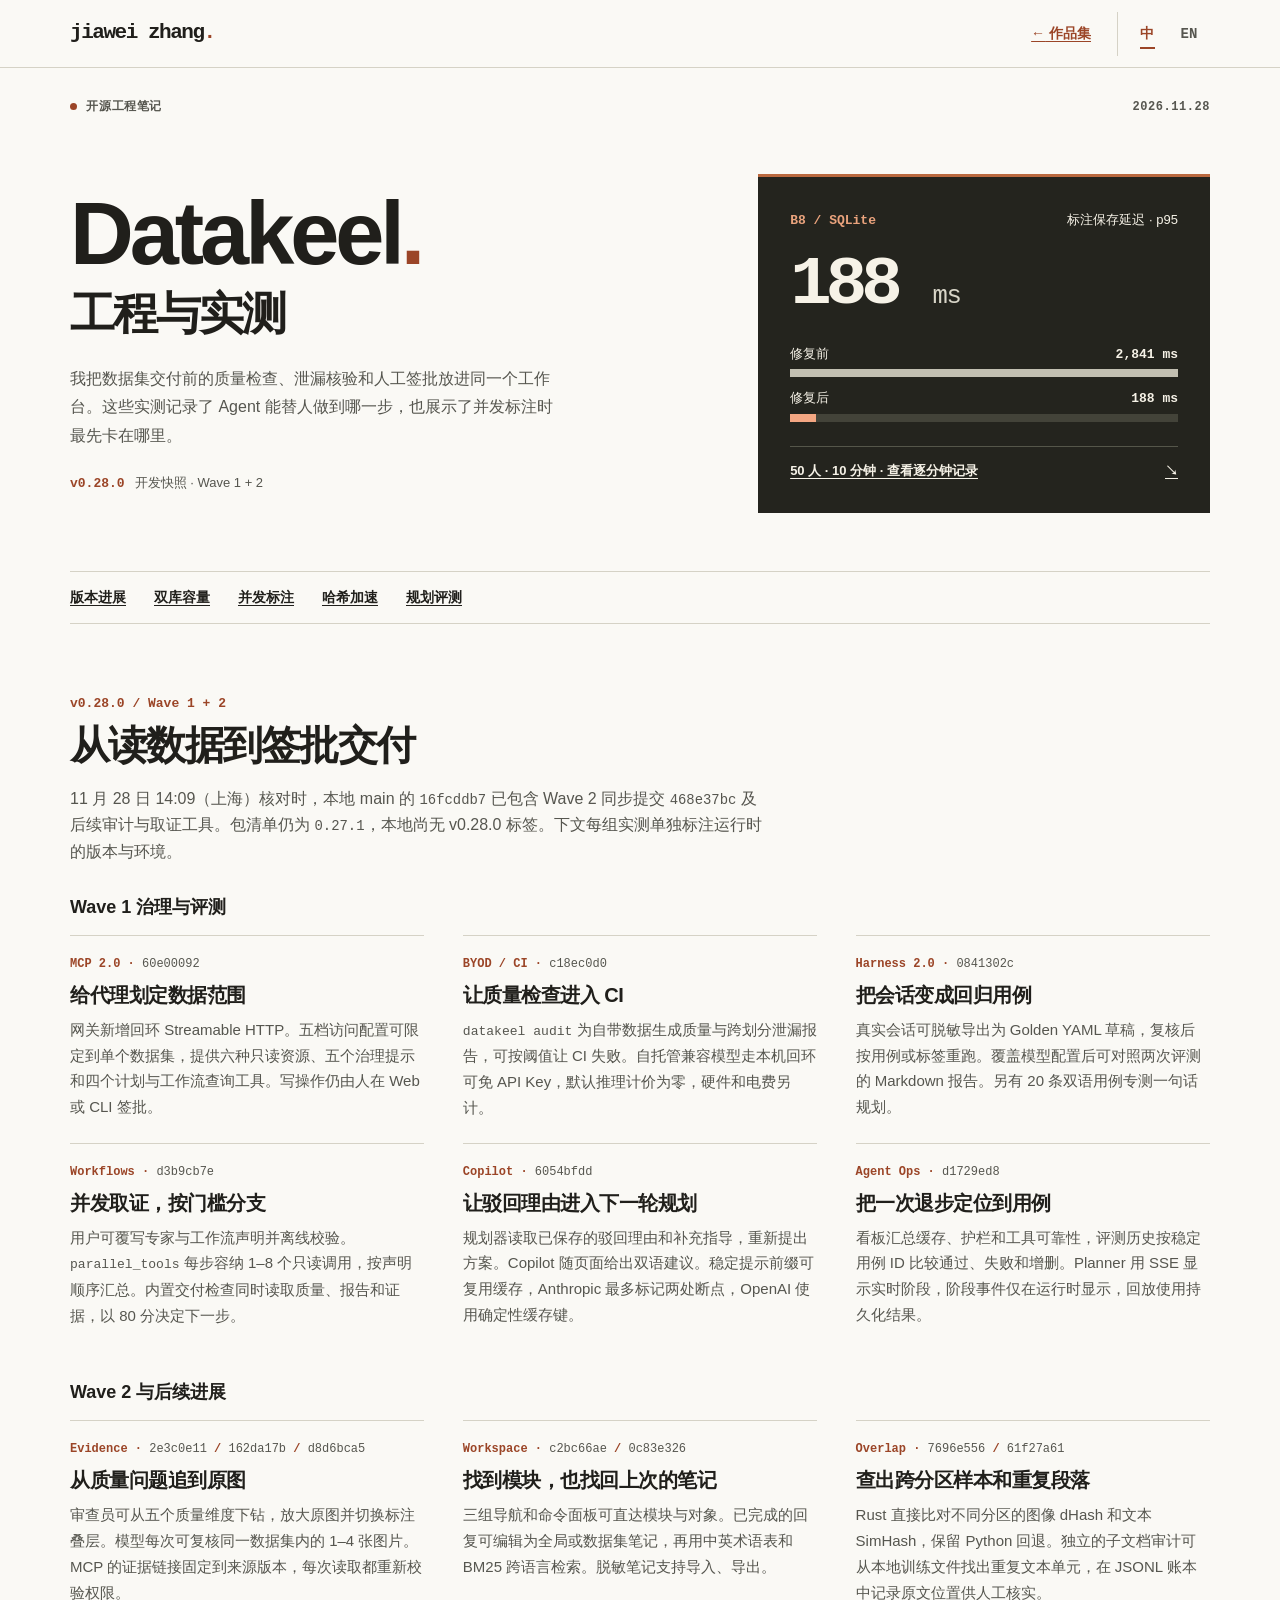
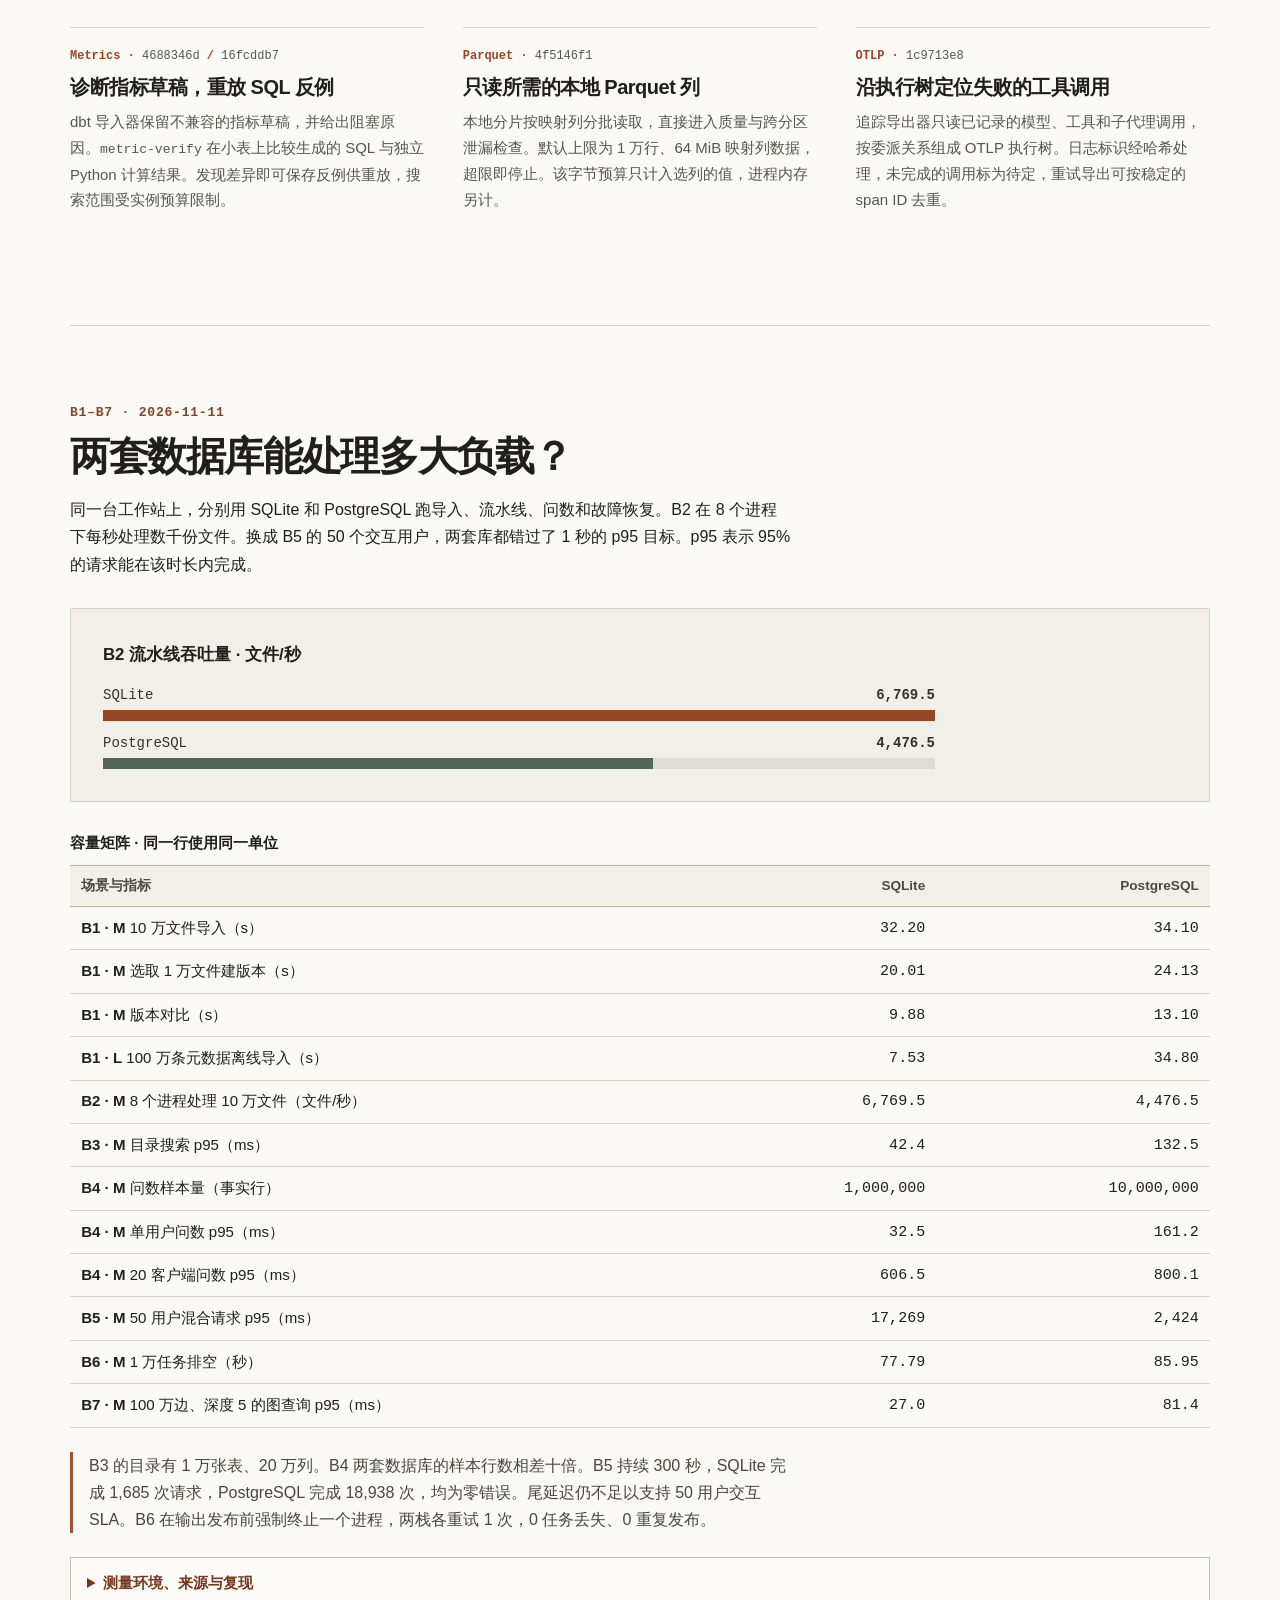
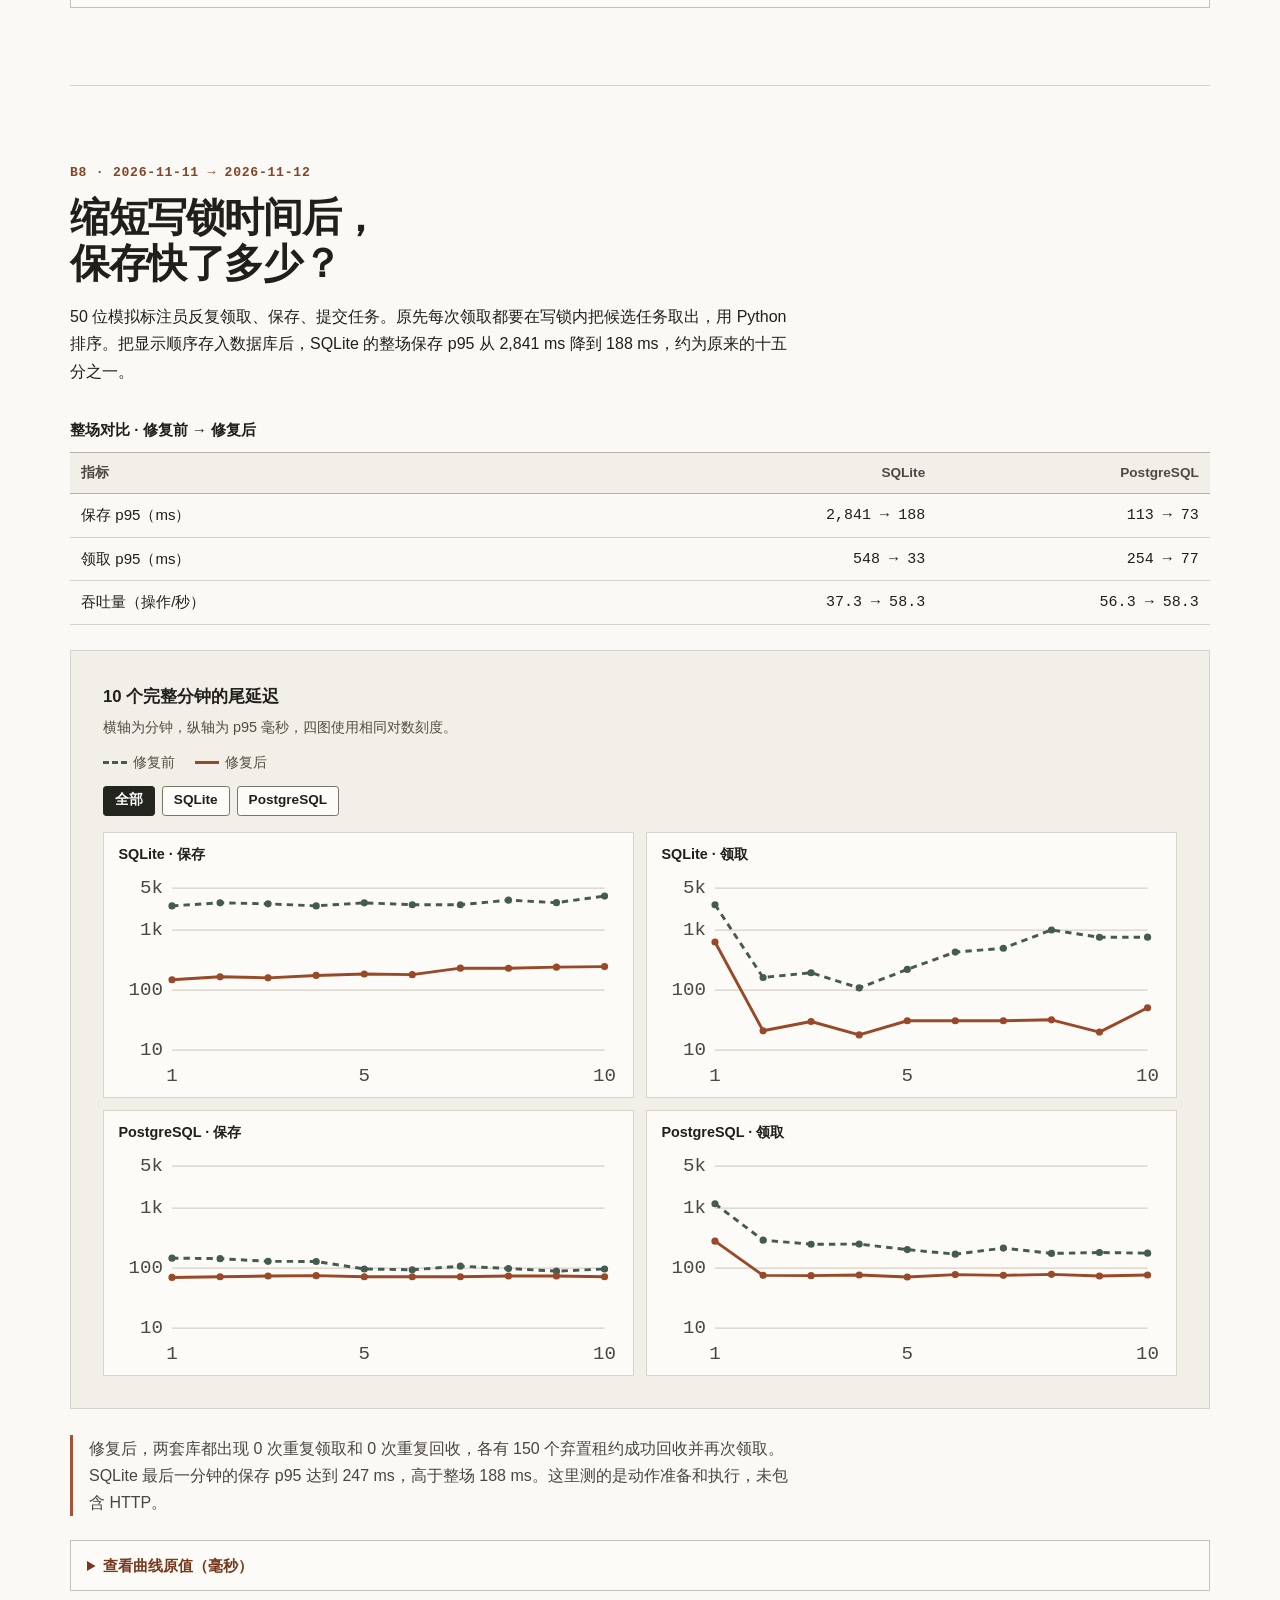
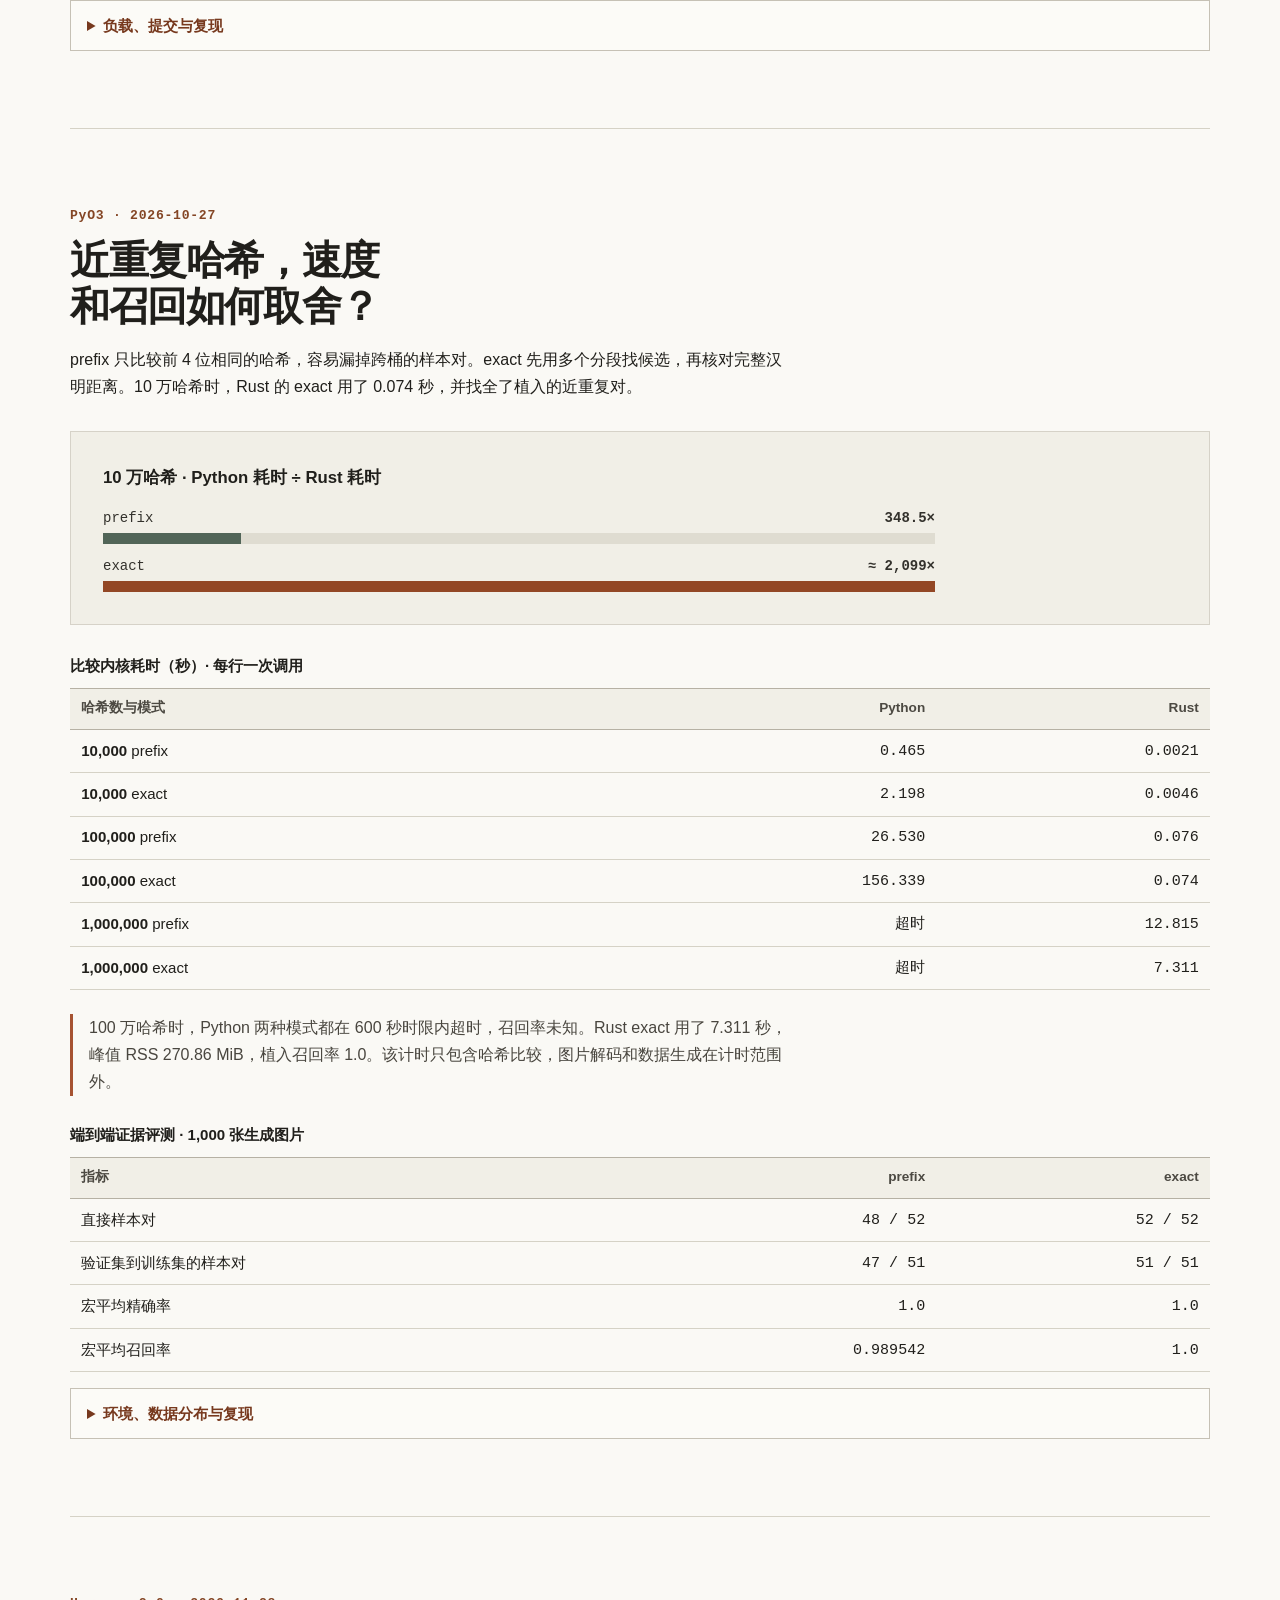
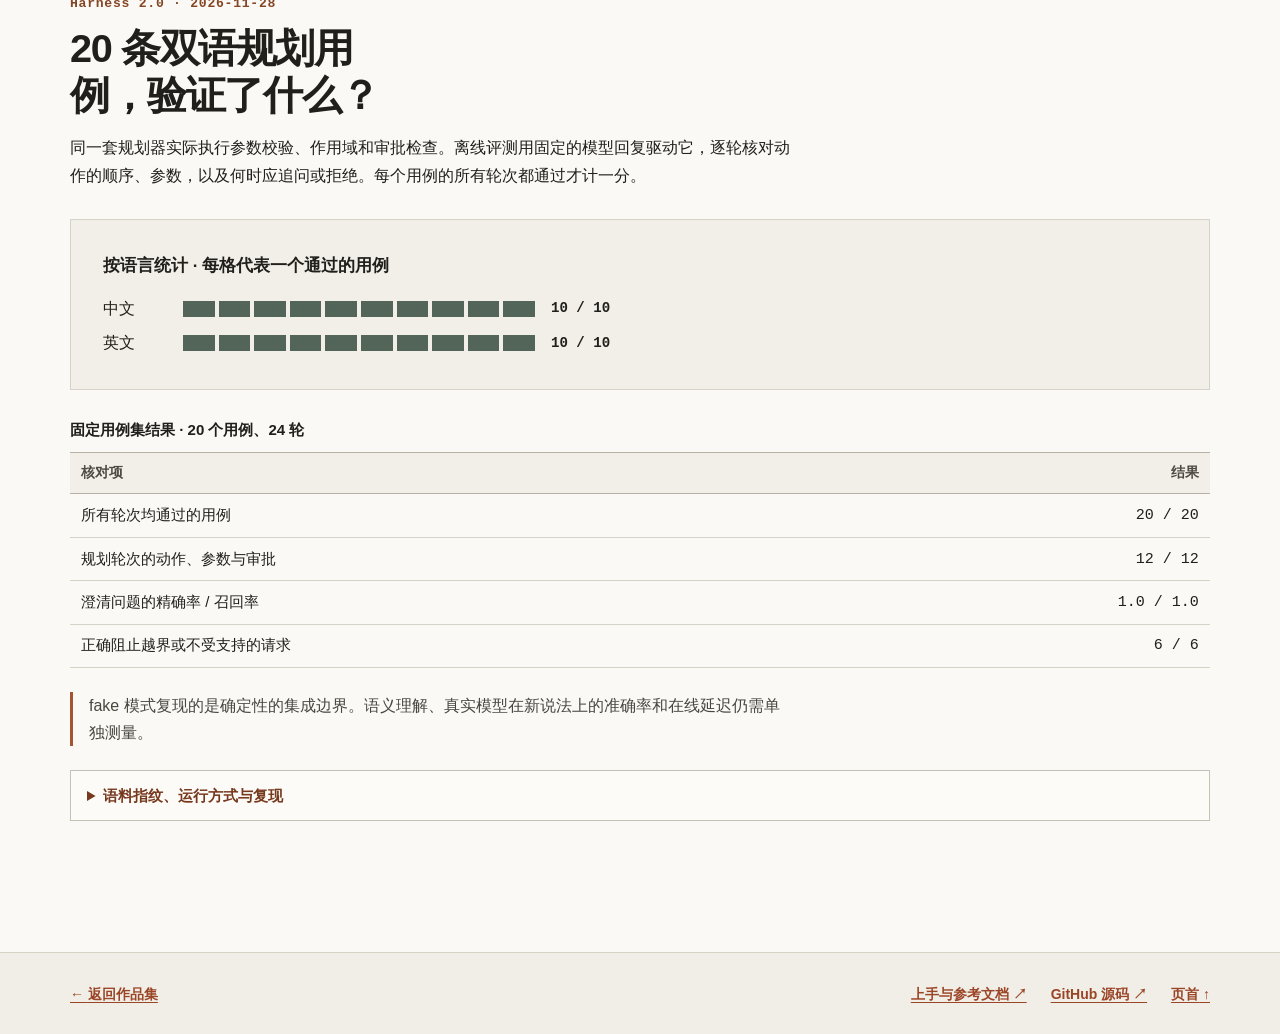
<file: datakeel-benchmarks/index.html>
<!doctype html>
<html lang="zh-CN" data-lang="zh">
<head>
  <meta charset="utf-8">
  <meta name="viewport" content="width=device-width, initial-scale=1">
  <meta name="theme-color" content="#faf9f5">
  <title>Datakeel v0.28.0 工程笔记与实测基准 | Jiawei Zhang</title>
  <meta name="description" content="从并发标注的写锁到 Agent 的人工签批：Datakeel v0.28.0 开发快照、SQLite 与 PostgreSQL 容量实测、Rust 哈希内核与离线规划评测。">
  <link rel="canonical" href="https://hire.jiawis.com/datakeel-benchmarks/">
  <meta property="og:type" content="article">
  <meta property="og:site_name" content="Jiawei Zhang">
  <meta property="og:locale" content="zh_CN">
  <meta property="og:locale:alternate" content="en_US">
  <meta property="og:url" content="https://hire.jiawis.com/datakeel-benchmarks/">
  <meta property="og:title" content="Datakeel v0.28.0 工程笔记与实测基准">
  <meta property="og:description" content="50 人标注场景的 SQLite 保存 p95 从 2,841 ms 降至 188 ms。查看逐分钟记录、复现命令和 v0.28.0 开发进展。">
  <meta property="og:image" content="https://hire.jiawis.com/assets/datakeel-benchmarks.png">
  <meta property="og:image:width" content="1200">
  <meta property="og:image:height" content="630">
  <meta property="og:image:alt" content="Datakeel B8 · SQLite save p95 · 2,841 ms → 188 ms">
  <meta name="twitter:card" content="summary_large_image">
  <meta name="twitter:title" content="Datakeel v0.28.0 · Engineering notes &amp; benchmarks">
  <meta name="twitter:description" content="How a shorter write lock changed SQLite save p95 for 50 annotators. Timings, reproducible workloads and the v0.28.0 development snapshot.">
  <meta name="twitter:image" content="https://hire.jiawis.com/assets/datakeel-benchmarks.png">
  <script type="application/ld+json">
  {
    "@context": "https://schema.org",
    "@type": "TechArticle",
    "headline": "Datakeel v0.28.0 工程笔记与实测基准",
    "alternativeHeadline": "Datakeel engineering notes and measured benchmarks",
    "description": "Development snapshot, database capacity, annotation latency, near-duplicate hashing and deterministic planner evaluation.",
    "inLanguage": ["zh-CN", "en"],
    "datePublished": "2026-11-28",
    "dateModified": "2026-11-28",
    "url": "https://hire.jiawis.com/datakeel-benchmarks/",
    "image": "https://hire.jiawis.com/assets/datakeel-benchmarks.png",
    "author": {"@type": "Person", "name": "Jiawei Zhang", "url": "https://hire.jiawis.com/"}
  }
  </script>
  <link rel="icon" href="../assets/icons/stack.svg" type="image/svg+xml">
  <script src="../assets/datakeel-lang.js?v=20261128.2"></script>
  <link rel="stylesheet" href="../assets/datakeel.css?v=20261128.2">
  <link rel="stylesheet" href="../assets/benchmarks.css?v=20261128.2">
</head>
<body id="top">
<a class="skip-link" href="#main"><span class="zh">跳到正文</span><span class="en" lang="en">Skip to content</span></a>
<header class="masthead">
  <div class="sheet mast-row">
    <a href="../#projects" class="wordmark" aria-label="Jiawei Zhang · 作品集 / Portfolio">jiawei zhang<span>.</span></a>
    <div class="mast-tools">
      <a class="portfolio-link" href="../#projects"><span aria-hidden="true">←</span> <span class="zh">作品集</span><span class="en" lang="en">Portfolio</span></a>
      <div class="switch" role="group" aria-label="语言 / Language">
        <button type="button" data-set-lang="zh" aria-pressed="true" aria-label="中文">中</button>
        <button type="button" data-set-lang="en" aria-pressed="false" aria-label="English">EN</button>
      </div>
      <noscript>
        <fieldset class="fallback-lang"><legend>语言 / Language</legend>
          <label><input type="radio" name="language" checked>中文</label>
          <label><input type="radio" name="language" id="read-en">English</label>
        </fieldset>
      </noscript>
    </div>
  </div>
</header>
<main id="main" tabindex="-1">
  <div class="sheet">
    <div class="folio"><span><span class="dot" aria-hidden="true"></span><span class="zh">开源工程笔记</span><span class="en" lang="en">Open-source engineering notes</span></span><time datetime="2026-11-28">2026.11.28</time></div>
    <div class="cover">
      <div class="cover-copy">
        <h1>Datakeel<span class="period">.</span><span class="sub zh">工程与实测</span><span class="sub en" lang="en">Under load</span></h1>
        <p class="dek"><span class="zh">我把数据集交付前的质量检查、泄漏核验和人工签批放进同一个工作台。这些实测记录了 Agent 能替人做到哪一步，也展示了并发标注时最先卡在哪里。</span><span class="en" lang="en">I built Datakeel to bring quality checks, leakage review and human sign-off into one dataset workbench. These notes trace what an agent can do on its own and where the system slows down under load.</span></p>
        <p class="release"><strong>v0.28.0</strong> <span class="zh">开发快照 · Wave 1 + 2</span><span class="en" lang="en">Development snapshot · Waves 1 + 2</span></p>
      </div>
      <figure class="cover-chart">
        <figcaption><span class="serial">B8 / SQLite</span><span class="zh">标注保存延迟 · p95</span><span class="en" lang="en">Annotation save latency · p95</span></figcaption>
        <div class="hero-stat">188 <small>ms</small></div>
        <div class="bar-label"><span class="zh">修复前</span><span class="en" lang="en">Before</span><b>2,841 ms</b></div>
        <div class="bar-track" aria-hidden="true"><i class="before-bar"></i></div>
        <div class="bar-label"><span class="zh">修复后</span><span class="en" lang="en">After</span><b>188 ms</b></div>
        <div class="bar-track" aria-hidden="true"><i class="after-bar"></i></div>
        <a href="#contention"><span class="zh">50 人 · 10 分钟 · 查看逐分钟记录</span><span class="en" lang="en">50 annotators · 10 min · See the minute trace</span><span aria-hidden="true">↘</span></a>
      </figure>
    </div>
    <nav aria-label="本页目录 / Contents" class="contents">
      <a href="#features"><span class="zh">版本进展</span><span class="en" lang="en">Release notes</span></a>
      <a href="#capacity"><span class="zh">双库容量</span><span class="en" lang="en">Capacity</span></a>
      <a href="#contention"><span class="zh">并发标注</span><span class="en" lang="en">Contention</span></a>
      <a href="#hashing"><span class="zh">哈希加速</span><span class="en" lang="en">Hashing</span></a>
      <a href="#planner"><span class="zh">规划评测</span><span class="en" lang="en">Planner</span></a>
    </nav>
    <section id="features" class="release-section">
      <p class="section-label">v0.28.0 / Wave 1 + 2</p>
      <h2><span class="zh">从读数据到签批交付</span><span class="en" lang="en">From reading data to signing off</span></h2>
      <p class="intro"><span class="zh">11 月 28 日 14:09（上海）核对时，本地 main 的 <code>16fcddb7</code> 已包含 Wave 2 同步提交 <code>468e37bc</code> 及后续审计与取证工具。包清单仍为 <code>0.27.1</code>，本地尚无 v0.28.0 标签。下文每组实测单独标注运行时的版本与环境。</span><span class="en" lang="en">At 14:09 Shanghai time on 28 November, local main at <code>16fcddb7</code> included the Wave 2 integration at <code>468e37bc</code> and subsequent audit and evidence tools. The package manifest still read <code>0.27.1</code>, with no local v0.28.0 tag. Each benchmark below identifies its own revision and environment.</span></p>
      <h3 class="wave-title"><span>Wave 1</span> <span class="zh">治理与评测</span><span class="en" lang="en">Governance and evaluation</span></h3>
      <div class="feature-grid">
        <article>
          <p class="source-id">MCP 2.0 · <code>60e00092</code></p>
          <h4><span class="zh">给代理划定数据范围</span><span class="en" lang="en">Give agents a scoped view</span></h4>
          <p><span class="zh">网关新增回环 Streamable HTTP。五档访问配置可限定到单个数据集，提供六种只读资源、五个治理提示和四个计划与工作流查询工具。写操作仍由人在 Web 或 CLI 签批。</span><span class="en" lang="en">The gateway adds loopback Streamable HTTP. Five profiles can narrow access to one dataset. Six read-only resources, five governance prompts and four plan or workflow inspection tools expose evidence. People approve writes in the Web UI or CLI.</span></p>
        </article>
        <article>
          <p class="source-id">BYOD / CI · <code>c18ec0d0</code></p>
          <h4><span class="zh">让质量检查进入 CI</span><span class="en" lang="en">Gate delivery on measured quality</span></h4>
          <p><span class="zh"><code>datakeel audit</code> 为自带数据生成质量与跨划分泄漏报告，可按阈值让 CI 失败。自托管兼容模型走本机回环可免 API Key，默认推理计价为零，硬件和电费另计。</span><span class="en" lang="en"><code>datakeel audit</code> checks a supplied dataset for quality and cross-split leaks. Thresholds can fail CI. A compatible self-hosted model on loopback needs no API key. Its default inference tariff is zero, excluding hardware and electricity.</span></p>
        </article>
        <article>
          <p class="source-id">Harness 2.0 · <code>0841302c</code></p>
          <h4><span class="zh">把会话变成回归用例</span><span class="en" lang="en">Turn a session into a regression case</span></h4>
          <p><span class="zh">真实会话可脱敏导出为 Golden YAML 草稿，复核后按用例或标签重跑。覆盖模型配置后可对照两次评测的 Markdown 报告。另有 20 条双语用例专测一句话规划。</span><span class="en" lang="en">Export a redacted conversation as a draft Golden YAML case, review it and rerun by case or tag. Override the model and compare two saved runs in Markdown. A separate 20-case bilingual corpus exercises the intent planner.</span></p>
        </article>
        <article>
          <p class="source-id">Workflows · <code>d3b9cb7e</code></p>
          <h4><span class="zh">并发取证，按门槛分支</span><span class="en" lang="en">Gather evidence in parallel</span></h4>
          <p><span class="zh">用户可覆写专家与工作流声明并离线校验。<code>parallel_tools</code> 每步容纳 1–8 个只读调用，按声明顺序汇总。内置交付检查同时读取质量、报告和证据，以 80 分决定下一步。</span><span class="en" lang="en">Users can override specialist and workflow definitions and validate them offline. A <code>parallel_tools</code> step accepts 1–8 reads and returns them in declared order. The release-readiness workflow joins quality, report and evidence reads, then branches at 80 points.</span></p>
        </article>
        <article>
          <p class="source-id">Copilot · <code>6054bfdd</code></p>
          <h4><span class="zh">让驳回理由进入下一轮规划</span><span class="en" lang="en">Replan from the reviewer’s reason</span></h4>
          <p><span class="zh">规划器读取已保存的驳回理由和补充指导，重新提出方案。Copilot 随页面给出双语建议。稳定提示前缀可复用缓存，Anthropic 最多标记两处断点，OpenAI 使用确定性缓存键。</span><span class="en" lang="en">The planner reads the recorded rejection and reviewer guidance before proposing a new plan. Copilot suggestions follow the current page. Stable prompt material can use up to two Anthropic cache breakpoints or a deterministic OpenAI cache key.</span></p>
        </article>
        <article>
          <p class="source-id">Agent Ops · <code>d1729ed8</code></p>
          <h4><span class="zh">把一次退步定位到用例</span><span class="en" lang="en">Trace a regression to one case</span></h4>
          <p><span class="zh">看板汇总缓存、护栏和工具可靠性，评测历史按稳定用例 ID 比较通过、失败和增删。Planner 用 SSE 显示实时阶段，阶段事件仅在运行时显示，回放使用持久化结果。</span><span class="en" lang="en">The dashboard tracks cache usage, guardrails and tool reliability. Evaluation history compares outcomes by stable case ID, including added and removed cases. Planner stages stream live over SSE. Replay uses the persisted outcomes.</span></p>
        </article>
      </div>
      <h3 class="wave-title"><span class="zh">Wave 2 与后续进展</span><span class="en" lang="en">Wave 2 and subsequent changes</span></h3>
      <div class="feature-grid">
        <article>
          <p class="source-id">Evidence · <code>2e3c0e11</code> / <code>162da17b</code> / <code>d8d6bca5</code></p>
          <h4><span class="zh">从质量问题追到原图</span><span class="en" lang="en">Trace a finding back to its image</span></h4>
          <p><span class="zh">审查员可从五个质量维度下钻，放大原图并切换标注叠层。模型每次可复核同一数据集内的 1–4 张图片。MCP 的证据链接固定到来源版本，每次读取都重新校验权限。</span><span class="en" lang="en">Reviewers can drill into five quality dimensions, zoom in and toggle annotations. A model can inspect 1–4 images from one dataset per call. MCP evidence links pin the source version and recheck access on every read.</span></p>
        </article>
        <article>
          <p class="source-id">Workspace · <code>c2bc66ae</code> / <code>0c83e326</code></p>
          <h4><span class="zh">找到模块，也找回上次的笔记</span><span class="en" lang="en">Find a module or a note from the last review</span></h4>
          <p><span class="zh">三组导航和命令面板可直达模块与对象。已完成的回复可编辑为全局或数据集笔记，再用中英术语表和 BM25 跨语言检索。脱敏笔记支持导入、导出。</span><span class="en" lang="en">Three navigation lanes and command search lead to modules and objects. Save a reviewed reply as a global or dataset note, retrieve it across languages with a bilingual glossary and BM25, or transfer it through redacted export and import.</span></p>
        </article>
        <article>
          <p class="source-id">Overlap · <code>7696e556</code> / <code>61f27a61</code></p>
          <h4><span class="zh">查出跨分区样本和重复段落</span><span class="en" lang="en">Locate cross-split matches and repeated passages</span></h4>
          <p><span class="zh">Rust 直接比对不同分区的图像 dHash 和文本 SimHash，保留 Python 回退。独立的子文档审计可从本地训练文件找出重复文本单元，在 JSONL 账本中记录原文位置供人工核实。</span><span class="en" lang="en">Rust compares image dHashes and text SimHashes across splits, with a Python fallback. A separate offline audit finds repeated text units in local training files and records their original locations in a JSONL ledger for review.</span></p>
        </article>
        <article>
          <p class="source-id">Metrics · <code>4688346d</code> / <code>16fcddb7</code></p>
          <h4><span class="zh">诊断指标草稿，重放 SQL 反例</span><span class="en" lang="en">Diagnose draft metrics and replay SQL discrepancies</span></h4>
          <p><span class="zh">dbt 导入器保留不兼容的指标草稿，并给出阻塞原因。<code>metric-verify</code> 在小表上比较生成的 SQL 与独立 Python 计算结果。发现差异即可保存反例供重放，搜索范围受实例预算限制。</span><span class="en" lang="en">The dbt importer retains unsupported metrics as drafts and reports what blocks conversion. On small tables, <code>metric-verify</code> compares generated SQL against an independent Python evaluator. Disagreements can be saved and replayed within the search budget.</span></p>
        </article>
        <article>
          <p class="source-id">Parquet · <code>4f5146f1</code></p>
          <h4><span class="zh">只读所需的本地 Parquet 列</span><span class="en" lang="en">Read only the Parquet columns an audit needs</span></h4>
          <p><span class="zh">本地分片按映射列分批读取，直接进入质量与跨分区泄漏检查。默认上限为 1 万行、64 MiB 映射列数据，超限即停止。该字节预算只计入选列的值，进程内存另计。</span><span class="en" lang="en">The audit reads mapped columns from local shards in batches for quality and cross-split leakage checks. It stops above the default limits of 10,000 rows or 64 MiB of mapped values. Process memory also includes other allocations.</span></p>
        </article>
        <article>
          <p class="source-id">OTLP · <code>1c9713e8</code></p>
          <h4><span class="zh">沿执行树定位失败的工具调用</span><span class="en" lang="en">Follow a failed call through the execution tree</span></h4>
          <p><span class="zh">追踪导出器只读已记录的模型、工具和子代理调用，按委派关系组成 OTLP 执行树。日志标识经哈希处理，未完成的调用标为待定，重试导出可按稳定的 span ID 去重。</span><span class="en" lang="en">The exporter reads recorded model, tool and specialist calls and links them in an OTLP execution tree. Identifiers are hashed, unfinished calls are marked incomplete, and stable span IDs let consumers deduplicate repeated exports.</span></p>
        </article>
      </div>
    </section>
<section class="be-section" id="capacity" aria-labelledby="capacity-title">
<p class="be-stamp">B1–B7 · 2026-11-11</p>
<h2 id="capacity-title"><span class="zh">两套数据库能处理多大负载？</span><span class="en" lang="en">How far did each database scale?</span></h2>
<p class="be-lead"><span class="zh">同一台工作站上，分别用 SQLite 和 PostgreSQL 跑导入、流水线、问数和故障恢复。B2 在 8 个进程下每秒处理数千份文件。换成 B5 的 50 个交互用户，两套库都错过了 1 秒的 p95 目标。p95 表示 95% 的请求能在该时长内完成。</span><span class="en" lang="en">On the same workstation, eight workers processed thousands of files per second in B2. When the workload switched to 50 interactive users in B5, both databases missed the one-second p95 target. A p95 of one second means 95% of requests finish within a second.</span></p>
<figure class="be-figure"><figcaption><span class="zh">B2 流水线吞吐量 · 文件/秒</span><span class="en" lang="en">B2 pipeline throughput · files per second</span></figcaption>
<div class="be-bar"><div><span>SQLite</span><strong>6,769.5</strong></div><div class="be-track" aria-hidden="true"><i class="be-fill" style="width:100.000%"></i></div></div>
<div class="be-bar"><div><span>PostgreSQL</span><strong>4,476.5</strong></div><div class="be-track" aria-hidden="true"><i class="be-fill-alt" style="width:66.127%"></i></div></div>
</figure>
<table class="be-table ">
  <caption><span class="zh">容量矩阵 · 同一行使用同一单位</span><span class="en" lang="en">Capacity matrix · units are given in each row</span></caption>
  <thead><tr><th scope="col"><span class="zh">场景与指标</span><span class="en" lang="en">Workload and measure</span></th><th scope="col">SQLite</th><th scope="col">PostgreSQL</th></tr></thead>
  <tbody>
    <tr><th scope="row"><b>B1 · M</b> <span class="zh">10 万文件导入（s）</span><span class="en" lang="en">Import 100k files (s)</span></th><td>32.20</td><td>34.10</td></tr>
    <tr><th scope="row"><b>B1 · M</b> <span class="zh">选取 1 万文件建版本（s）</span><span class="en" lang="en">Version 10k selected files (s)</span></th><td>20.01</td><td>24.13</td></tr>
    <tr><th scope="row"><b>B1 · M</b> <span class="zh">版本对比（s）</span><span class="en" lang="en">Compare versions (s)</span></th><td>9.88</td><td>13.10</td></tr>
    <tr><th scope="row"><b>B1 · L</b> <span class="zh">100 万条元数据离线导入（s）</span><span class="en" lang="en">Offline import of 1M metadata entries (s)</span></th><td>7.53</td><td>34.80</td></tr>
    <tr><th scope="row"><b>B2 · M</b> <span class="zh">8 个进程处理 10 万文件（文件/秒）</span><span class="en" lang="en">Process 100k files with 8 workers (files/s)</span></th><td>6,769.5</td><td>4,476.5</td></tr>
    <tr><th scope="row"><b>B3 · M</b> <span class="zh">目录搜索 p95（ms）</span><span class="en" lang="en">Catalog search p95 (ms)</span></th><td>42.4</td><td>132.5</td></tr>
    <tr><th scope="row"><b>B4 · M</b> <span class="zh">问数样本量（事实行）</span><span class="en" lang="en">Ask workload (fact rows)</span></th><td>1,000,000</td><td>10,000,000</td></tr>
    <tr><th scope="row"><b>B4 · M</b> <span class="zh">单用户问数 p95（ms）</span><span class="en" lang="en">Serial ask p95 (ms)</span></th><td>32.5</td><td>161.2</td></tr>
    <tr><th scope="row"><b>B4 · M</b> <span class="zh">20 客户端问数 p95（ms）</span><span class="en" lang="en">20-client ask p95 (ms)</span></th><td>606.5</td><td>800.1</td></tr>
    <tr><th scope="row"><b>B5 · M</b> <span class="zh">50 用户混合请求 p95（ms）</span><span class="en" lang="en">Mixed requests, 50 users, p95 (ms)</span></th><td>17,269</td><td>2,424</td></tr>
    <tr><th scope="row"><b>B6 · M</b> <span class="zh">1 万任务排空（秒）</span><span class="en" lang="en">Drain 10k tasks (s)</span></th><td>77.79</td><td>85.95</td></tr>
    <tr><th scope="row"><b>B7 · M</b> <span class="zh">100 万边、深度 5 的图查询 p95（ms）</span><span class="en" lang="en">Depth-5 graph query over 1M edges, p95 (ms)</span></th><td>27.0</td><td>81.4</td></tr>
  </tbody>
</table>
<p class="be-note"><span class="zh">B3 的目录有 1 万张表、20 万列。B4 两套数据库的样本行数相差十倍。B5 持续 300 秒，SQLite 完成 1,685 次请求，PostgreSQL 完成 18,938 次，均为零错误。尾延迟仍不足以支持 50 用户交互 SLA。B6 在输出发布前强制终止一个进程，两栈各重试 1 次，0 任务丢失、0 重复发布。</span><span class="en" lang="en">B3 indexed 10,000 tables and 200,000 columns. B4 used ten times more fact rows on PostgreSQL. During 300 seconds in B5, SQLite handled 1,685 requests and PostgreSQL handled 18,938 with zero errors. Their tail latencies rule out a 50-user interactive SLA on this workload. Killing one worker before publication in B6 triggered one retry on each stack, with zero lost tasks or duplicate publications.</span></p>
<details class="be-details"><summary><span class="zh">测量环境、来源与复现</span><span class="en" lang="en">Environment, sources and reproduction</span></summary>
<div class="be-fold">
<p><span class="zh">2026-11-11 的 18 次顺序压测使用合成数据、seed 23，关闭性能采样。记录的主机配置为 Apple M5 Pro、15 核、48 GiB，macOS 26.3.2 arm64、Python 3.12.13、SQLite 3.53.1、本地容器 PostgreSQL 17.11。B5 包含 ASGI 路由和序列化，排除网络套接字与代理。B1 L 仅测离线元数据。</span><span class="en" lang="en">The 18 sequential runs on 2026-11-11 used synthetic fixtures, seed 23 and no profiler. The reported 15-core Apple M5 Pro had 48 GiB of memory and ran macOS 26.3.2 arm64, Python 3.12.13, SQLite 3.53.1 and PostgreSQL 17.11 in a local container. B5 included ASGI routing and serialization and excluded sockets and proxies. B1 L measured offline metadata.</span></p>
<p><span class="zh">测量版本 0.24.1，提交 <code>3fafd6a</code>、<code>6686646</code>。两者的 Python 源码 SHA-256 前缀均为 <code>88de0f45394d</code>。在锁定的开发环境中选 B1–B7 逐个运行，B1 L 使用 <code>--size L</code>。PostgreSQL 需通过 <code>DATAKEEL_TEST_DATABASE_URL</code> 指向本机一次性数据库。</span><span class="en" lang="en">Version 0.24.1 at <code>3fafd6a</code> and <code>6686646</code> shared the Python source SHA-256 prefix <code>88de0f45394d</code>. In the locked development environment, select B1–B7 individually and use <code>--size L</code> for B1 L. For PostgreSQL, set <code>DATAKEEL_TEST_DATABASE_URL</code> to a disposable loopback database.</span></p>
<pre><code>uv sync --locked
uv run python -m scripts.scale_bench B2 --size M --stack sqlite --seed 23 --output b2-sqlite.json
uv run python -m scripts.scale_bench B2 --size M --stack postgres --seed 23 --output b2-postgres.json</code></pre>
<p class="be-sources"><a href="https://datakeel.jiawis.com/docs/capacity/"><span class="zh">容量手册</span><span class="en" lang="en">Capacity guide</span></a> <a href="https://github.com/chaw1/datakeel/blob/468b8caa349cc460ea6e9e5c7c119543d77bd94a/docs/CAPACITY.md">GitHub · CAPACITY.md</a> <a href="measurements.json"><span class="zh">实测数据 JSON</span><span class="en" lang="en">Measurements JSON</span></a></p>
</div></details>
</section>
<section class="be-section" id="contention" aria-labelledby="contention-title">
<p class="be-stamp">B8 · 2026-11-11 → 2026-11-12</p>
<h2 id="contention-title"><span class="zh">缩短写锁时间后，保存快了多少？</span><span class="en" lang="en">What changed when the write lock got shorter?</span></h2>
<p class="be-lead"><span class="zh">50 位模拟标注员反复领取、保存、提交任务。原先每次领取都要在写锁内把候选任务取出，用 Python 排序。把显示顺序存入数据库后，SQLite 的整场保存 p95 从 2,841 ms 降到 188 ms，约为原来的十五分之一。</span><span class="en" lang="en">Fifty simulated annotators repeatedly claimed, saved and submitted tasks. Each claim used to fetch and sort all eligible tasks in Python while holding the write lock. Persisting their display order reduced SQLite’s whole-run save p95 from 2,841 ms to 188 ms, about a fifteenfold reduction.</span></p>
<table class="be-table ">
  <caption><span class="zh">整场对比 · 修复前 → 修复后</span><span class="en" lang="en">Whole-run comparison · before → after</span></caption>
  <thead><tr><th scope="col"><span class="zh">指标</span><span class="en" lang="en">Measure</span></th><th scope="col">SQLite</th><th scope="col">PostgreSQL</th></tr></thead>
  <tbody>
    <tr><th scope="row"><span class="zh">保存 p95（ms）</span><span class="en" lang="en">Save p95 (ms)</span></th><td>2,841 → 188</td><td>113 → 73</td></tr>
    <tr><th scope="row"><span class="zh">领取 p95（ms）</span><span class="en" lang="en">Claim p95 (ms)</span></th><td>548 → 33</td><td>254 → 77</td></tr>
    <tr><th scope="row"><span class="zh">吞吐量（操作/秒）</span><span class="en" lang="en">Throughput (ops/s)</span></th><td>37.3 → 58.3</td><td>56.3 → 58.3</td></tr>
  </tbody>
</table>
<div class="be-charts"><p class="be-charttitle"><span class="zh">10 个完整分钟的尾延迟</span><span class="en" lang="en">Tail latency across ten full minutes</span></p>
<p class="be-description"><span class="zh">横轴为分钟，纵轴为 p95 毫秒，四图使用相同对数刻度。</span><span class="en" lang="en">Minutes run horizontally. The vertical axis shows p95 in milliseconds on the same logarithmic scale in all four charts.</span></p>
<p class="be-legend"><span><i class="be-key-before" aria-hidden="true"></i><span class="zh">修复前</span><span class="en" lang="en">Before</span></span><span><i class="be-key-after" aria-hidden="true"></i><span class="zh">修复后</span><span class="en" lang="en">After</span></span></p>
<div class="be-filters" data-chart-controls hidden role="group" aria-label="按数据库查看曲线 / Filter charts by database">
  <button type="button" data-chart-filter="all" aria-pressed="true" aria-controls="minute-plots minute-values"><span class="zh">全部</span><span class="en" lang="en">All</span></button>
  <button type="button" data-chart-filter="sqlite" aria-pressed="false" aria-controls="minute-plots minute-values">SQLite</button>
  <button type="button" data-chart-filter="postgres" aria-pressed="false" aria-controls="minute-plots minute-values">PostgreSQL</button>
</div>
<div class="be-plots" id="minute-plots">
<figure class="be-plot" data-chart-db="sqlite"><figcaption>SQLite · <span class="zh">保存</span><span class="en" lang="en">save</span></figcaption>
<svg viewBox="0 0 402 174" aria-hidden="true" focusable="false">
<line class="be-gridline" x1="47" x2="386" y1="142.0" y2="142.0"/><text x="40" y="146.0" text-anchor="end">10</text>
<line class="be-gridline" x1="47" x2="386" y1="94.9" y2="94.9"/><text x="40" y="98.9" text-anchor="end">100</text>
<line class="be-gridline" x1="47" x2="386" y1="47.9" y2="47.9"/><text x="40" y="51.9" text-anchor="end">1k</text>
<line class="be-gridline" x1="47" x2="386" y1="15.0" y2="15.0"/><text x="40" y="19.0" text-anchor="end">5k</text>
<text x="47.0" y="166" text-anchor="middle">1</text>
<text x="197.7" y="166" text-anchor="middle">5</text>
<text x="386.0" y="166" text-anchor="middle">10</text>
<polyline class="be-before" points="47.0,28.9 84.7,26.5 122.3,27.3 160.0,28.9 197.7,26.5 235.3,28.0 273.0,28.0 310.7,24.4 348.3,26.4 386.0,21.2"/>
<circle class="be-marker-before" cx="47.0" cy="28.9" r="2.8"/>
<circle class="be-marker-before" cx="84.7" cy="26.5" r="2.8"/>
<circle class="be-marker-before" cx="122.3" cy="27.3" r="2.8"/>
<circle class="be-marker-before" cx="160.0" cy="28.9" r="2.8"/>
<circle class="be-marker-before" cx="197.7" cy="26.5" r="2.8"/>
<circle class="be-marker-before" cx="235.3" cy="28.0" r="2.8"/>
<circle class="be-marker-before" cx="273.0" cy="28.0" r="2.8"/>
<circle class="be-marker-before" cx="310.7" cy="24.4" r="2.8"/>
<circle class="be-marker-before" cx="348.3" cy="26.4" r="2.8"/>
<circle class="be-marker-before" cx="386.0" cy="21.2" r="2.8"/>
<polyline class="be-after" points="47.0,86.8 84.7,84.5 122.3,85.3 160.0,83.4 197.7,82.3 235.3,82.8 273.0,77.7 310.7,77.8 348.3,76.9 386.0,76.5"/>
<circle class="be-marker-after" cx="47.0" cy="86.8" r="2.8"/>
<circle class="be-marker-after" cx="84.7" cy="84.5" r="2.8"/>
<circle class="be-marker-after" cx="122.3" cy="85.3" r="2.8"/>
<circle class="be-marker-after" cx="160.0" cy="83.4" r="2.8"/>
<circle class="be-marker-after" cx="197.7" cy="82.3" r="2.8"/>
<circle class="be-marker-after" cx="235.3" cy="82.8" r="2.8"/>
<circle class="be-marker-after" cx="273.0" cy="77.7" r="2.8"/>
<circle class="be-marker-after" cx="310.7" cy="77.8" r="2.8"/>
<circle class="be-marker-after" cx="348.3" cy="76.9" r="2.8"/>
<circle class="be-marker-after" cx="386.0" cy="76.5" r="2.8"/>
</svg></figure>
<figure class="be-plot" data-chart-db="sqlite"><figcaption>SQLite · <span class="zh">领取</span><span class="en" lang="en">claim</span></figcaption>
<svg viewBox="0 0 402 174" aria-hidden="true" focusable="false">
<line class="be-gridline" x1="47" x2="386" y1="142.0" y2="142.0"/><text x="40" y="146.0" text-anchor="end">10</text>
<line class="be-gridline" x1="47" x2="386" y1="94.9" y2="94.9"/><text x="40" y="98.9" text-anchor="end">100</text>
<line class="be-gridline" x1="47" x2="386" y1="47.9" y2="47.9"/><text x="40" y="51.9" text-anchor="end">1k</text>
<line class="be-gridline" x1="47" x2="386" y1="15.0" y2="15.0"/><text x="40" y="19.0" text-anchor="end">5k</text>
<text x="47.0" y="166" text-anchor="middle">1</text>
<text x="197.7" y="166" text-anchor="middle">5</text>
<text x="386.0" y="166" text-anchor="middle">10</text>
<polyline class="be-before" points="47.0,28.0 84.7,85.0 122.3,81.3 160.0,93.2 197.7,78.7 235.3,65.1 273.0,62.1 310.7,47.8 348.3,53.5 386.0,53.4"/>
<circle class="be-marker-before" cx="47.0" cy="28.0" r="2.8"/>
<circle class="be-marker-before" cx="84.7" cy="85.0" r="2.8"/>
<circle class="be-marker-before" cx="122.3" cy="81.3" r="2.8"/>
<circle class="be-marker-before" cx="160.0" cy="93.2" r="2.8"/>
<circle class="be-marker-before" cx="197.7" cy="78.7" r="2.8"/>
<circle class="be-marker-before" cx="235.3" cy="65.1" r="2.8"/>
<circle class="be-marker-before" cx="273.0" cy="62.1" r="2.8"/>
<circle class="be-marker-before" cx="310.7" cy="47.8" r="2.8"/>
<circle class="be-marker-before" cx="348.3" cy="53.5" r="2.8"/>
<circle class="be-marker-before" cx="386.0" cy="53.4" r="2.8"/>
<polyline class="be-after" points="47.0,57.2 84.7,126.8 122.3,119.5 160.0,130.0 197.7,118.9 235.3,118.9 273.0,118.9 310.7,118.2 348.3,127.8 386.0,108.7"/>
<circle class="be-marker-after" cx="47.0" cy="57.2" r="2.8"/>
<circle class="be-marker-after" cx="84.7" cy="126.8" r="2.8"/>
<circle class="be-marker-after" cx="122.3" cy="119.5" r="2.8"/>
<circle class="be-marker-after" cx="160.0" cy="130.0" r="2.8"/>
<circle class="be-marker-after" cx="197.7" cy="118.9" r="2.8"/>
<circle class="be-marker-after" cx="235.3" cy="118.9" r="2.8"/>
<circle class="be-marker-after" cx="273.0" cy="118.9" r="2.8"/>
<circle class="be-marker-after" cx="310.7" cy="118.2" r="2.8"/>
<circle class="be-marker-after" cx="348.3" cy="127.8" r="2.8"/>
<circle class="be-marker-after" cx="386.0" cy="108.7" r="2.8"/>
</svg></figure>
<figure class="be-plot" data-chart-db="postgres"><figcaption>PostgreSQL · <span class="zh">保存</span><span class="en" lang="en">save</span></figcaption>
<svg viewBox="0 0 402 174" aria-hidden="true" focusable="false">
<line class="be-gridline" x1="47" x2="386" y1="142.0" y2="142.0"/><text x="40" y="146.0" text-anchor="end">10</text>
<line class="be-gridline" x1="47" x2="386" y1="94.9" y2="94.9"/><text x="40" y="98.9" text-anchor="end">100</text>
<line class="be-gridline" x1="47" x2="386" y1="47.9" y2="47.9"/><text x="40" y="51.9" text-anchor="end">1k</text>
<line class="be-gridline" x1="47" x2="386" y1="15.0" y2="15.0"/><text x="40" y="19.0" text-anchor="end">5k</text>
<text x="47.0" y="166" text-anchor="middle">1</text>
<text x="197.7" y="166" text-anchor="middle">5</text>
<text x="386.0" y="166" text-anchor="middle">10</text>
<polyline class="be-before" points="47.0,87.1 84.7,87.5 122.3,89.6 160.0,89.7 197.7,95.6 235.3,96.2 273.0,93.4 310.7,95.2 348.3,97.3 386.0,95.6"/>
<circle class="be-marker-before" cx="47.0" cy="87.1" r="2.8"/>
<circle class="be-marker-before" cx="84.7" cy="87.5" r="2.8"/>
<circle class="be-marker-before" cx="122.3" cy="89.6" r="2.8"/>
<circle class="be-marker-before" cx="160.0" cy="89.7" r="2.8"/>
<circle class="be-marker-before" cx="197.7" cy="95.6" r="2.8"/>
<circle class="be-marker-before" cx="235.3" cy="96.2" r="2.8"/>
<circle class="be-marker-before" cx="273.0" cy="93.4" r="2.8"/>
<circle class="be-marker-before" cx="310.7" cy="95.2" r="2.8"/>
<circle class="be-marker-before" cx="348.3" cy="97.3" r="2.8"/>
<circle class="be-marker-before" cx="386.0" cy="95.6" r="2.8"/>
<polyline class="be-after" points="47.0,102.2 84.7,101.7 122.3,101.1 160.0,100.8 197.7,101.7 235.3,101.7 273.0,101.7 310.7,101.1 348.3,101.1 386.0,101.7"/>
<circle class="be-marker-after" cx="47.0" cy="102.2" r="2.8"/>
<circle class="be-marker-after" cx="84.7" cy="101.7" r="2.8"/>
<circle class="be-marker-after" cx="122.3" cy="101.1" r="2.8"/>
<circle class="be-marker-after" cx="160.0" cy="100.8" r="2.8"/>
<circle class="be-marker-after" cx="197.7" cy="101.7" r="2.8"/>
<circle class="be-marker-after" cx="235.3" cy="101.7" r="2.8"/>
<circle class="be-marker-after" cx="273.0" cy="101.7" r="2.8"/>
<circle class="be-marker-after" cx="310.7" cy="101.1" r="2.8"/>
<circle class="be-marker-after" cx="348.3" cy="101.1" r="2.8"/>
<circle class="be-marker-after" cx="386.0" cy="101.7" r="2.8"/>
</svg></figure>
<figure class="be-plot" data-chart-db="postgres"><figcaption>PostgreSQL · <span class="zh">领取</span><span class="en" lang="en">claim</span></figcaption>
<svg viewBox="0 0 402 174" aria-hidden="true" focusable="false">
<line class="be-gridline" x1="47" x2="386" y1="142.0" y2="142.0"/><text x="40" y="146.0" text-anchor="end">10</text>
<line class="be-gridline" x1="47" x2="386" y1="94.9" y2="94.9"/><text x="40" y="98.9" text-anchor="end">100</text>
<line class="be-gridline" x1="47" x2="386" y1="47.9" y2="47.9"/><text x="40" y="51.9" text-anchor="end">1k</text>
<line class="be-gridline" x1="47" x2="386" y1="15.0" y2="15.0"/><text x="40" y="19.0" text-anchor="end">5k</text>
<text x="47.0" y="166" text-anchor="middle">1</text>
<text x="197.7" y="166" text-anchor="middle">5</text>
<text x="386.0" y="166" text-anchor="middle">10</text>
<polyline class="be-before" points="47.0,44.5 84.7,73.0 122.3,76.2 160.0,76.1 197.7,80.4 235.3,84.0 273.0,79.2 310.7,83.4 348.3,82.7 386.0,83.2"/>
<circle class="be-marker-before" cx="47.0" cy="44.5" r="2.8"/>
<circle class="be-marker-before" cx="84.7" cy="73.0" r="2.8"/>
<circle class="be-marker-before" cx="122.3" cy="76.2" r="2.8"/>
<circle class="be-marker-before" cx="160.0" cy="76.1" r="2.8"/>
<circle class="be-marker-before" cx="197.7" cy="80.4" r="2.8"/>
<circle class="be-marker-before" cx="235.3" cy="84.0" r="2.8"/>
<circle class="be-marker-before" cx="273.0" cy="79.2" r="2.8"/>
<circle class="be-marker-before" cx="310.7" cy="83.4" r="2.8"/>
<circle class="be-marker-before" cx="348.3" cy="82.7" r="2.8"/>
<circle class="be-marker-before" cx="386.0" cy="83.2" r="2.8"/>
<polyline class="be-after" points="47.0,73.8 84.7,100.6 122.3,100.8 160.0,100.3 197.7,101.9 235.3,100.0 273.0,100.6 310.7,99.8 348.3,101.1 386.0,100.3"/>
<circle class="be-marker-after" cx="47.0" cy="73.8" r="2.8"/>
<circle class="be-marker-after" cx="84.7" cy="100.6" r="2.8"/>
<circle class="be-marker-after" cx="122.3" cy="100.8" r="2.8"/>
<circle class="be-marker-after" cx="160.0" cy="100.3" r="2.8"/>
<circle class="be-marker-after" cx="197.7" cy="101.9" r="2.8"/>
<circle class="be-marker-after" cx="235.3" cy="100.0" r="2.8"/>
<circle class="be-marker-after" cx="273.0" cy="100.6" r="2.8"/>
<circle class="be-marker-after" cx="310.7" cy="99.8" r="2.8"/>
<circle class="be-marker-after" cx="348.3" cy="101.1" r="2.8"/>
<circle class="be-marker-after" cx="386.0" cy="100.3" r="2.8"/>
</svg></figure>
</div></div>
<p class="be-note"><span class="zh">修复后，两套库都出现 0 次重复领取和 0 次重复回收，各有 150 个弃置租约成功回收并再次领取。SQLite 最后一分钟的保存 p95 达到 247 ms，高于整场 188 ms。这里测的是动作准备和执行，未包含 HTTP。</span><span class="en" lang="en">After the fix, both databases recorded zero duplicate claims or releases. All 150 abandoned leases on each stack were reclaimed and claimed again. In SQLite’s final full minute, save p95 reached 247 ms despite a whole-run p95 of 188 ms. These timings cover action preparation and execution, excluding HTTP.</span></p>
<details class="be-details"><summary><span class="zh">查看曲线原值（毫秒）</span><span class="en" lang="en">Read the chart values in milliseconds</span></summary>
<div class="be-fold" id="minute-values">
<table class="be-table be-months" data-chart-db="sqlite">
  <caption>SQLite · <span class="zh">修复前 → 修复后</span><span class="en" lang="en">before → after</span></caption>
  <thead><tr><th scope="col"><span class="zh">分钟</span><span class="en" lang="en">Minute</span></th><th scope="col"><span class="zh">保存 p95</span><span class="en" lang="en">Save p95</span></th><th scope="col"><span class="zh">领取 p95</span><span class="en" lang="en">Claim p95</span></th></tr></thead>
  <tbody>
    <tr><th scope="row">1</th><td>2,538 → 149</td><td>2,652 → 635</td></tr>
    <tr><th scope="row">2</th><td>2,853 → 167</td><td>163 → 21</td></tr>
    <tr><th scope="row">3</th><td>2,733 → 160</td><td>195 → 30</td></tr>
    <tr><th scope="row">4</th><td>2,534 → 176</td><td>109 → 18</td></tr>
    <tr><th scope="row">5</th><td>2,851 → 186</td><td>221 → 31</td></tr>
    <tr><th scope="row">6</th><td>2,648 → 181</td><td>430 → 31</td></tr>
    <tr><th scope="row">7</th><td>2,653 → 232</td><td>500 → 31</td></tr>
    <tr><th scope="row">8</th><td>3,150 → 231</td><td>1,006 → 32</td></tr>
    <tr><th scope="row">9</th><td>2,866 → 242</td><td>761 → 20</td></tr>
    <tr><th scope="row">10</th><td>3,684 → 247</td><td>763 → 51</td></tr>
  </tbody>
</table>
<table class="be-table be-months" data-chart-db="postgres">
  <caption>PostgreSQL · <span class="zh">修复前 → 修复后</span><span class="en" lang="en">before → after</span></caption>
  <thead><tr><th scope="col"><span class="zh">分钟</span><span class="en" lang="en">Minute</span></th><th scope="col"><span class="zh">保存 p95</span><span class="en" lang="en">Save p95</span></th><th scope="col"><span class="zh">领取 p95</span><span class="en" lang="en">Claim p95</span></th></tr></thead>
  <tbody>
    <tr><th scope="row">1</th><td>147 → 70</td><td>1,179 → 281</td></tr>
    <tr><th scope="row">2</th><td>144 → 72</td><td>293 → 76</td></tr>
    <tr><th scope="row">3</th><td>130 → 74</td><td>250 → 75</td></tr>
    <tr><th scope="row">4</th><td>129 → 75</td><td>251 → 77</td></tr>
    <tr><th scope="row">5</th><td>97 → 72</td><td>204 → 71</td></tr>
    <tr><th scope="row">6</th><td>94 → 72</td><td>171 → 78</td></tr>
    <tr><th scope="row">7</th><td>108 → 72</td><td>216 → 76</td></tr>
    <tr><th scope="row">8</th><td>99 → 74</td><td>176 → 79</td></tr>
    <tr><th scope="row">9</th><td>89 → 74</td><td>182 → 74</td></tr>
    <tr><th scope="row">10</th><td>97 → 72</td><td>178 → 77</td></tr>
  </tbody>
</table>
</div></details>
<details class="be-details"><summary><span class="zh">负载、提交与复现</span><span class="en" lang="en">Workload, revisions and reproduction</span></summary>
<div class="be-fold">
<p><span class="zh">沿用上节 M5 Pro / 48 GiB 与两套库版本。1 万任务，50 人，10 进程，600 秒。每次领取后保存 3 次再提交，操作间等待 0.5–1.5 秒。每 40 次领取弃置 1 个任务，租约为 1 分钟。每套配置顺序运行一次，曲线舍去末尾不足一分钟的桶。</span><span class="en" lang="en">Same M5 Pro, 48 GiB and database versions as B1–B7. Ten processes hosted 50 users over 10,000 tasks for 600 seconds. Each claim led to three saves and a submit, with 0.5–1.5 s pauses. Every 40th claim was abandoned on a one-minute lease. Each configuration ran once, sequentially. Charts omit the trailing partial minute.</span></p>
<p><span class="zh">11 月 11 日和 12 日的源码 SHA-256 前缀依次是 <code>88de0f45394d</code> 和 <code>f2ae92db14d9</code>。在基线 <code>3fafd6a</code>/<code>6686646</code> 与修复 <code>8de3577</code> 的检出目录分别运行下列命令，再将 <code>--stack</code> 改为 <code>postgres</code> 重跑。</span><span class="en" lang="en">The 11 and 12 November source SHA-256 prefixes are <code>88de0f45394d</code> and <code>f2ae92db14d9</code>. Run this in separate baseline (<code>3fafd6a</code>/<code>6686646</code>) and fixed (<code>8de3577</code>) checkouts. Repeat with <code>--stack postgres</code> on a disposable local database.</span></p>
<pre><code>uv run python -m scripts.scale_bench B8 --size M --stack sqlite --workers 10 --think-ms 1000 --seed 23 --output b8-sqlite.json</code></pre>
<p class="be-sources"><a href="https://datakeel.jiawis.com/docs/capacity/"><span class="zh">容量手册</span><span class="en" lang="en">Capacity guide</span></a> <a href="https://github.com/chaw1/datakeel/blob/468b8caa349cc460ea6e9e5c7c119543d77bd94a/docs/CAPACITY.md">GitHub · CAPACITY.md</a> <a href="measurements.json"><span class="zh">实测数据 JSON</span><span class="en" lang="en">Measurements JSON</span></a></p>
</div></details>
</section>
<section class="be-section" id="hashing" aria-labelledby="hashing-title">
<p class="be-stamp">PyO3 · 2026-10-27</p>
<h2 id="hashing-title"><span class="zh">近重复哈希，速度和召回如何取舍？</span><span class="en" lang="en">How fast can the hash kernel find near-duplicates?</span></h2>
<p class="be-lead"><span class="zh">prefix 只比较前 4 位相同的哈希，容易漏掉跨桶的样本对。exact 先用多个分段找候选，再核对完整汉明距离。10 万哈希时，Rust 的 exact 用了 0.074 秒，并找全了植入的近重复对。</span><span class="en" lang="en">Prefix matching only compares hashes in the same four-bit bucket and can miss pairs across buckets. Exact matching indexes multiple segments, then verifies Hamming distance. On 100,000 hashes the Rust exact kernel took 0.074 seconds and found every planted pair.</span></p>
<figure class="be-figure"><figcaption><span class="zh">10 万哈希 · Python 耗时 ÷ Rust 耗时</span><span class="en" lang="en">100,000 hashes · Python time ÷ Rust time</span></figcaption>
<div class="be-bar"><div><span>prefix</span><strong>348.5×</strong></div><div class="be-track" aria-hidden="true"><i class="be-fill-alt" style="width:16.600%"></i></div></div>
<div class="be-bar"><div><span>exact</span><strong>≈ 2,099×</strong></div><div class="be-track" aria-hidden="true"><i class="be-fill" style="width:100.000%"></i></div></div>
</figure>
<table class="be-table ">
  <caption><span class="zh">比较内核耗时（秒）· 每行一次调用</span><span class="en" lang="en">Comparison time in seconds · one invocation per row</span></caption>
  <thead><tr><th scope="col"><span class="zh">哈希数与模式</span><span class="en" lang="en">Hash count and mode</span></th><th scope="col">Python</th><th scope="col">Rust</th></tr></thead>
  <tbody>
    <tr><th scope="row"><b>10,000</b> prefix</th><td>0.465</td><td>0.0021</td></tr>
    <tr><th scope="row"><b>10,000</b> exact</th><td>2.198</td><td>0.0046</td></tr>
    <tr><th scope="row"><b>100,000</b> prefix</th><td>26.530</td><td>0.076</td></tr>
    <tr><th scope="row"><b>100,000</b> exact</th><td>156.339</td><td>0.074</td></tr>
    <tr><th scope="row"><b>1,000,000</b> prefix</th><td><span class="zh">超时</span><span class="en" lang="en">Timeout</span></td><td>12.815</td></tr>
    <tr><th scope="row"><b>1,000,000</b> exact</th><td><span class="zh">超时</span><span class="en" lang="en">Timeout</span></td><td>7.311</td></tr>
  </tbody>
</table>
<p class="be-note"><span class="zh">100 万哈希时，Python 两种模式都在 600 秒时限内超时，召回率未知。Rust exact 用了 7.311 秒，峰值 RSS 270.86 MiB，植入召回率 1.0。该计时只包含哈希比较，图片解码和数据生成在计时范围外。</span><span class="en" lang="en">Both Python modes hit the 600-second process limit at one million hashes, leaving recall unmeasured. Rust exact finished in 7.311 seconds with peak RSS of 270.86 MiB and planted recall of 1.0. Timings cover hash comparison and exclude image decoding and fixture generation.</span></p>
<table class="be-table ">
  <caption><span class="zh">端到端证据评测 · 1,000 张生成图片</span><span class="en" lang="en">End-to-end evidence evaluation · 1,000 generated images</span></caption>
  <thead><tr><th scope="col"><span class="zh">指标</span><span class="en" lang="en">Measure</span></th><th scope="col">prefix</th><th scope="col">exact</th></tr></thead>
  <tbody>
    <tr><th scope="row"><span class="zh">直接样本对</span><span class="en" lang="en">Direct pairs</span></th><td>48 / 52</td><td>52 / 52</td></tr>
    <tr><th scope="row"><span class="zh">验证集到训练集的样本对</span><span class="en" lang="en">Validation-to-training pairs</span></th><td>47 / 51</td><td>51 / 51</td></tr>
    <tr><th scope="row"><span class="zh">宏平均精确率</span><span class="en" lang="en">Macro precision</span></th><td>1.0</td><td>1.0</td></tr>
    <tr><th scope="row"><span class="zh">宏平均召回率</span><span class="en" lang="en">Macro recall</span></th><td>0.989542</td><td>1.0</td></tr>
  </tbody>
</table>
<details class="be-details"><summary><span class="zh">环境、数据分布与复现</span><span class="en" lang="en">Environment, input distribution and reproduction</span></summary>
<div class="be-fold">
<p><span class="zh">Apple M5 Pro（15 个逻辑 CPU，48 GiB），macOS 26.3.2 arm64、CPython 3.12.13、Rust 1.96.0，release 扩展 0.1.0、Python 内核 1.0，Rayon 默认线程池。每档使用 seed 20261027 生成 64 位哈希，植入 N/100 对，半数跨前缀。共享主机上每行仅测一次，表中的倍数适用于该分布与比较内核。</span><span class="en" lang="en">Apple M5 Pro, 15 logical CPUs, 48 GiB, macOS 26.3.2 arm64, CPython 3.12.13, Rust 1.96.0, release extension 0.1.0, Python kernel 1.0 and the default Rayon pool. Seed 20261027 generated 64-bit hashes with N/100 planted pairs, half across prefix buckets. Each row is one sample on a shared host. Speedups apply to this distribution and comparison kernel.</span></p>
<p><span class="zh">图片评测运行真实抽取流程，并与独立生成的标准答案比对。人工植入样本的召回率不能外推到任意真实图片集。可在含实测记录的提交 <code>c3d33e2e</code> 中构建扩展后执行。</span><span class="en" lang="en">The image evaluation ran the extraction pipeline against independently generated ground truth. Planted recall measures this artificial distribution. Build the extension in the benchmark report revision <code>c3d33e2e</code> to reproduce.</span></p>
<pre><code>uv sync --locked
make check-rust
uv run python -m scripts.near_duplicate_benchmark --output benchmark.json
uv run datakeel eval-evidence --mode prefix --json
uv run datakeel eval-evidence --mode exact --json</code></pre>
<p class="be-sources"><a href="https://datakeel.jiawis.com/docs/rust-accel/"><span class="zh">加速手册</span><span class="en" lang="en">Acceleration guide</span></a> <a href="https://github.com/chaw1/datakeel/blob/c3d33e2e954cefd8d6e49f947857a1d57602b277/docs/RUST_ACCEL.md">GitHub · RUST_ACCEL.md</a> <a href="measurements.json"><span class="zh">实测数据 JSON</span><span class="en" lang="en">Measurements JSON</span></a></p>
</div></details>
</section>
<section class="be-section" id="planner" aria-labelledby="planner-title">
<p class="be-stamp">Harness 2.0 · 2026-11-28</p>
<h2 id="planner-title"><span class="zh">20 条双语规划用例，验证了什么？</span><span class="en" lang="en">What did the 20 bilingual planning cases verify?</span></h2>
<p class="be-lead"><span class="zh">同一套规划器实际执行参数校验、作用域和审批检查。离线评测用固定的模型回复驱动它，逐轮核对动作的顺序、参数，以及何时应追问或拒绝。每个用例的所有轮次都通过才计一分。</span><span class="en" lang="en">The actual planner applied its schema, scope and approval checks. Scripted model replies drove each turn, with expectations for ordered actions, parameters, clarifying questions and refusals. A case passed only when every turn matched.</span></p>
<figure class="be-figure be-corpus"><figcaption><span class="zh">按语言统计 · 每格代表一个通过的用例</span><span class="en" lang="en">Cases by language · each square is one passing case</span></figcaption>
<div class="be-dot-row"><span><span class="zh">中文</span><span class="en" lang="en">Chinese</span></span><span class="be-dots" aria-hidden="true"><i></i><i></i><i></i><i></i><i></i><i></i><i></i><i></i><i></i><i></i></span><strong>10 / 10</strong></div>
<div class="be-dot-row"><span><span class="zh">英文</span><span class="en" lang="en">English</span></span><span class="be-dots" aria-hidden="true"><i></i><i></i><i></i><i></i><i></i><i></i><i></i><i></i><i></i><i></i></span><strong>10 / 10</strong></div>
</figure>
<table class="be-table be-score">
  <caption><span class="zh">固定用例集结果 · 20 个用例、24 轮</span><span class="en" lang="en">Fixed-corpus results · 20 cases and 24 turns</span></caption>
  <thead><tr><th scope="col"><span class="zh">核对项</span><span class="en" lang="en">Check</span></th><th scope="col"><span class="zh">结果</span><span class="en" lang="en">Result</span></th></tr></thead>
  <tbody>
    <tr><th scope="row"><span class="zh">所有轮次均通过的用例</span><span class="en" lang="en">Cases passing every turn</span></th><td>20 / 20</td></tr>
    <tr><th scope="row"><span class="zh">规划轮次的动作、参数与审批</span><span class="en" lang="en">Plan turns matching actions, parameters and approvals</span></th><td>12 / 12</td></tr>
    <tr><th scope="row"><span class="zh">澄清问题的精确率 / 召回率</span><span class="en" lang="en">Clarification precision / recall</span></th><td>1.0 / 1.0</td></tr>
    <tr><th scope="row"><span class="zh">正确阻止越界或不受支持的请求</span><span class="en" lang="en">Boundary turns safely handled</span></th><td>6 / 6</td></tr>
  </tbody>
</table>
<p class="be-note"><span class="zh">fake 模式复现的是确定性的集成边界。语义理解、真实模型在新说法上的准确率和在线延迟仍需单独测量。</span><span class="en" lang="en">Fake mode exercises deterministic integration behavior. Semantic understanding, accuracy on unseen phrasing and live provider latency require separate measurements.</span></p>
<details class="be-details"><summary><span class="zh">语料指纹、运行方式与复现</span><span class="en" lang="en">Corpus fingerprint, runner and reproduction</span></summary>
<div class="be-fold">
<p><span class="zh">2026-11-28 在 <code>9d5a7d8b</code> 独立源码快照上离线复跑（CPython 3.12.13）。每个用例在独立临时 SQLite 中生成夹具，模型为 <code>fake-script</code>。用例含改述、多步动作、歧义澄清、无权限写入及失败重规划。本次评测没有调用在线模型。</span><span class="en" lang="en">Replayed offline on 2026-11-28 from an isolated snapshot at <code>9d5a7d8b</code> with CPython 3.12.13. Each case used a fresh temporary SQLite store, generated fixtures and <code>fake-script</code> replies. The corpus includes paraphrases, ordered chains, clarification, unauthorized writes and failed-chain replanning. The run made no live model calls.</span></p>
<p><span class="zh">运行方式记录于 <code>docs/EVALUATION.md</code>。<code>contracts/intents/benchmark.yaml</code> 的文件 SHA-256 前缀为 <code>7822d893d7fe</code>，评测选中用例的规范化摘要为 <code>98dc2ea5dbe3</code>。从包含该命令的源码检出运行。</span><span class="en" lang="en">The runner is documented in <code>docs/EVALUATION.md</code>. The file SHA-256 prefix for <code>contracts/intents/benchmark.yaml</code> is <code>7822d893d7fe</code>. The canonical digest prefix for the selected cases is <code>98dc2ea5dbe3</code>. Run the command from a checkout containing this harness.</span></p>
<pre><code>uv run datakeel eval-intents --provider fake --json --markdown intent-report.md</code></pre>
<p class="be-sources"><a class="zh" lang="zh-CN" href="https://datakeel.jiawis.com/zh/">Datakeel 文档</a> <a class="en" lang="en" href="https://datakeel.jiawis.com/">Datakeel documentation</a> <a href="https://github.com/chaw1/datakeel">GitHub · Datakeel</a> <a href="measurements.json"><span class="zh">实测数据 JSON</span><span class="en" lang="en">Measurements JSON</span></a></p>
</div></details>
</section>
  </div>
</main>
<template id="command-tools">
  <div class="be-command-tools">
    <button type="button" data-copy-command><span class="zh">复制命令</span><span class="en" lang="en">Copy</span></button>
    <span role="status" aria-live="polite"></span>
  </div>
</template>
<footer>
  <div class="sheet foot-row">
    <a href="../#projects" class="foot-home"><span aria-hidden="true">←</span> <span class="zh">返回作品集</span><span class="en" lang="en">Back to portfolio</span></a>
    <div class="foot-links"><a class="zh" lang="zh-CN" href="https://datakeel.jiawis.com/zh/">上手与参考文档 ↗</a><a class="en" lang="en" href="https://datakeel.jiawis.com/">Guides &amp; reference ↗</a><a href="https://github.com/chaw1/datakeel"><span class="zh">GitHub 源码</span><span class="en" lang="en">Source on GitHub</span> ↗</a><a href="#top"><span class="zh">页首</span><span class="en" lang="en">Top</span> ↑</a></div>
  </div>
</footer>
</body>
</html>
</file>
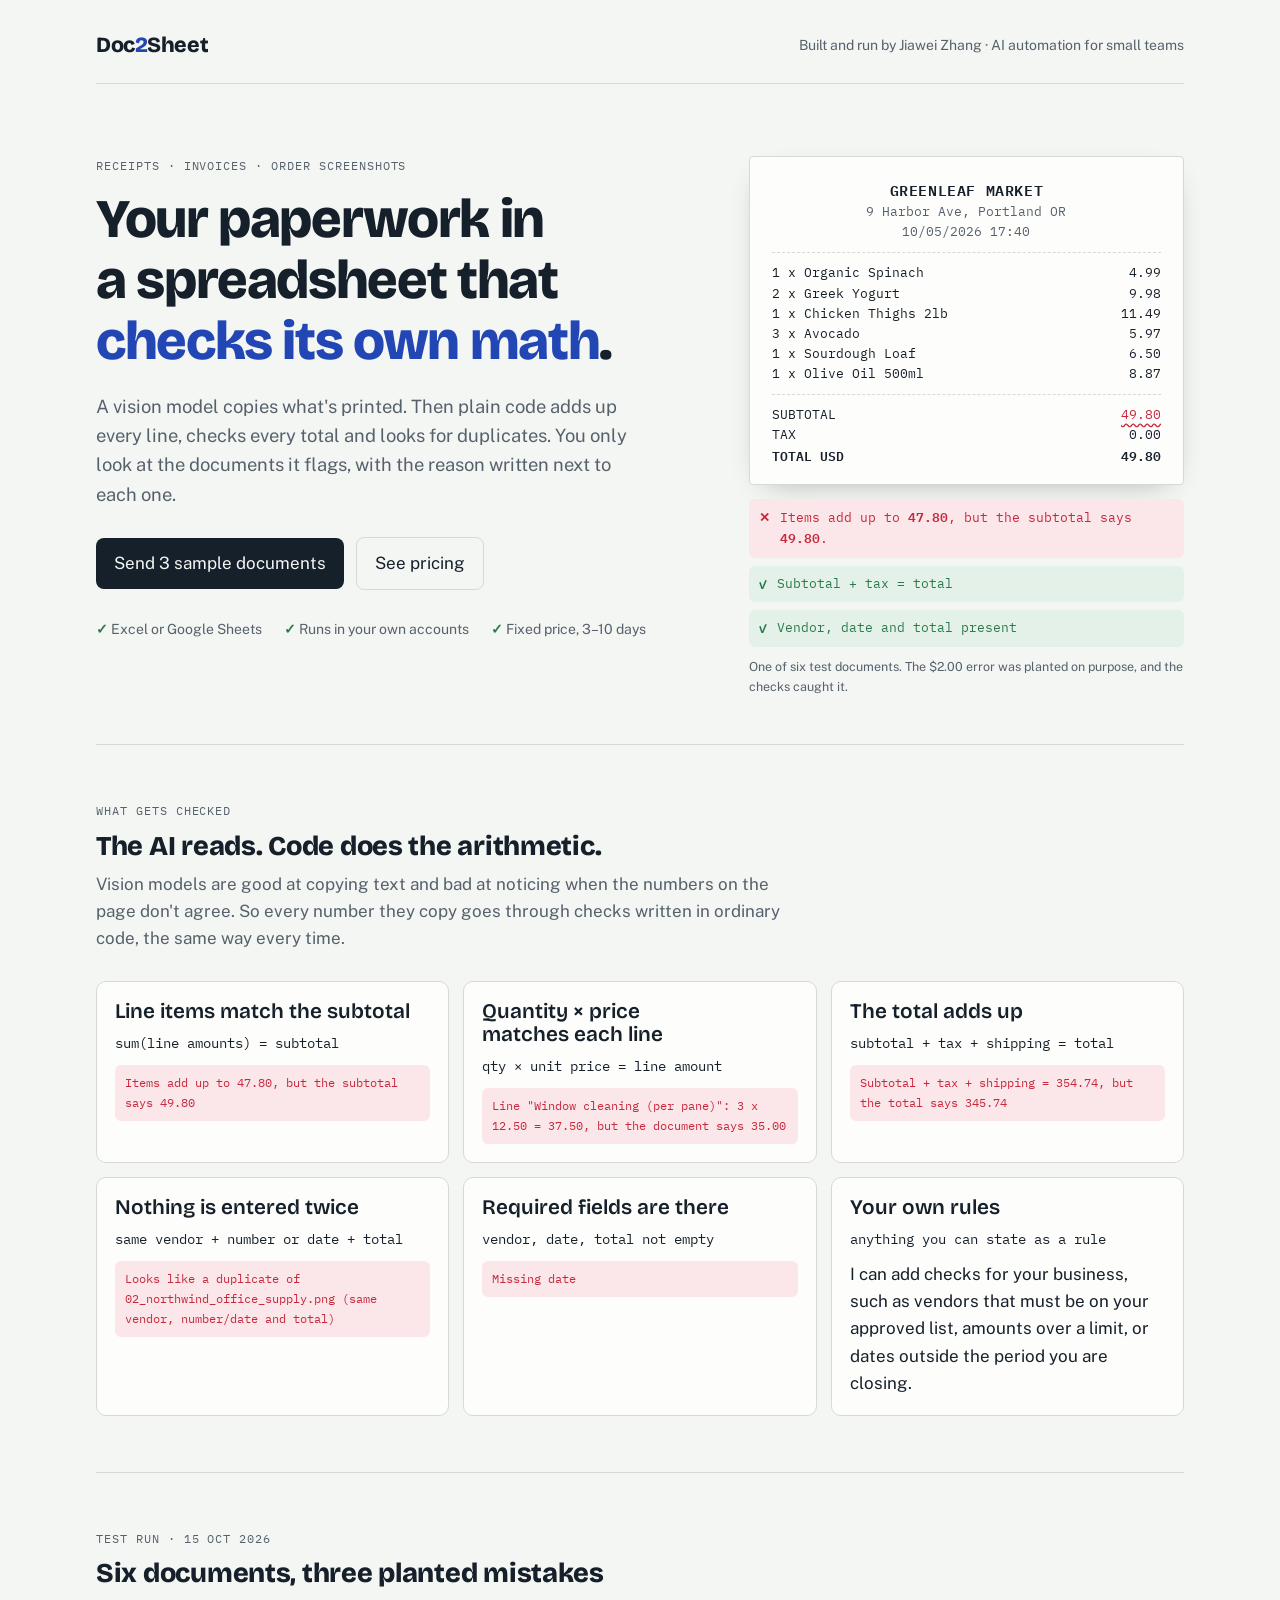
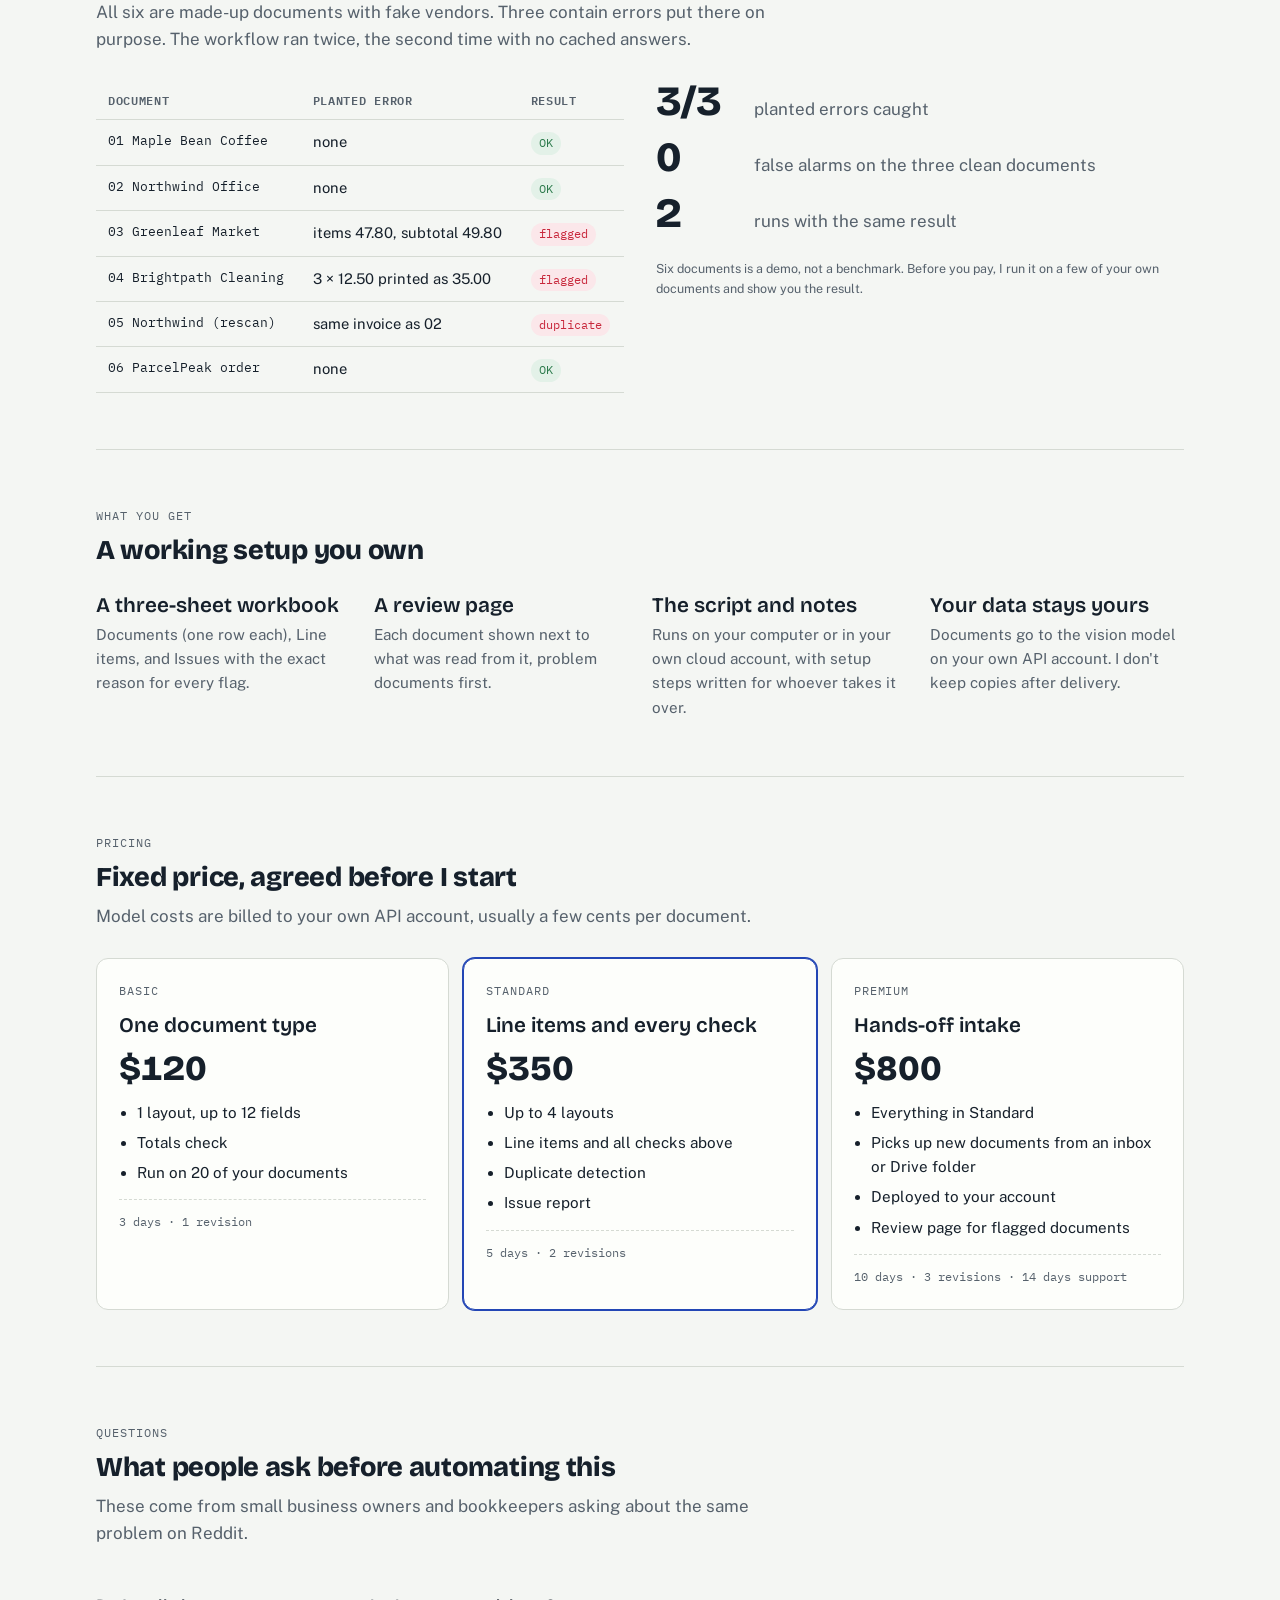
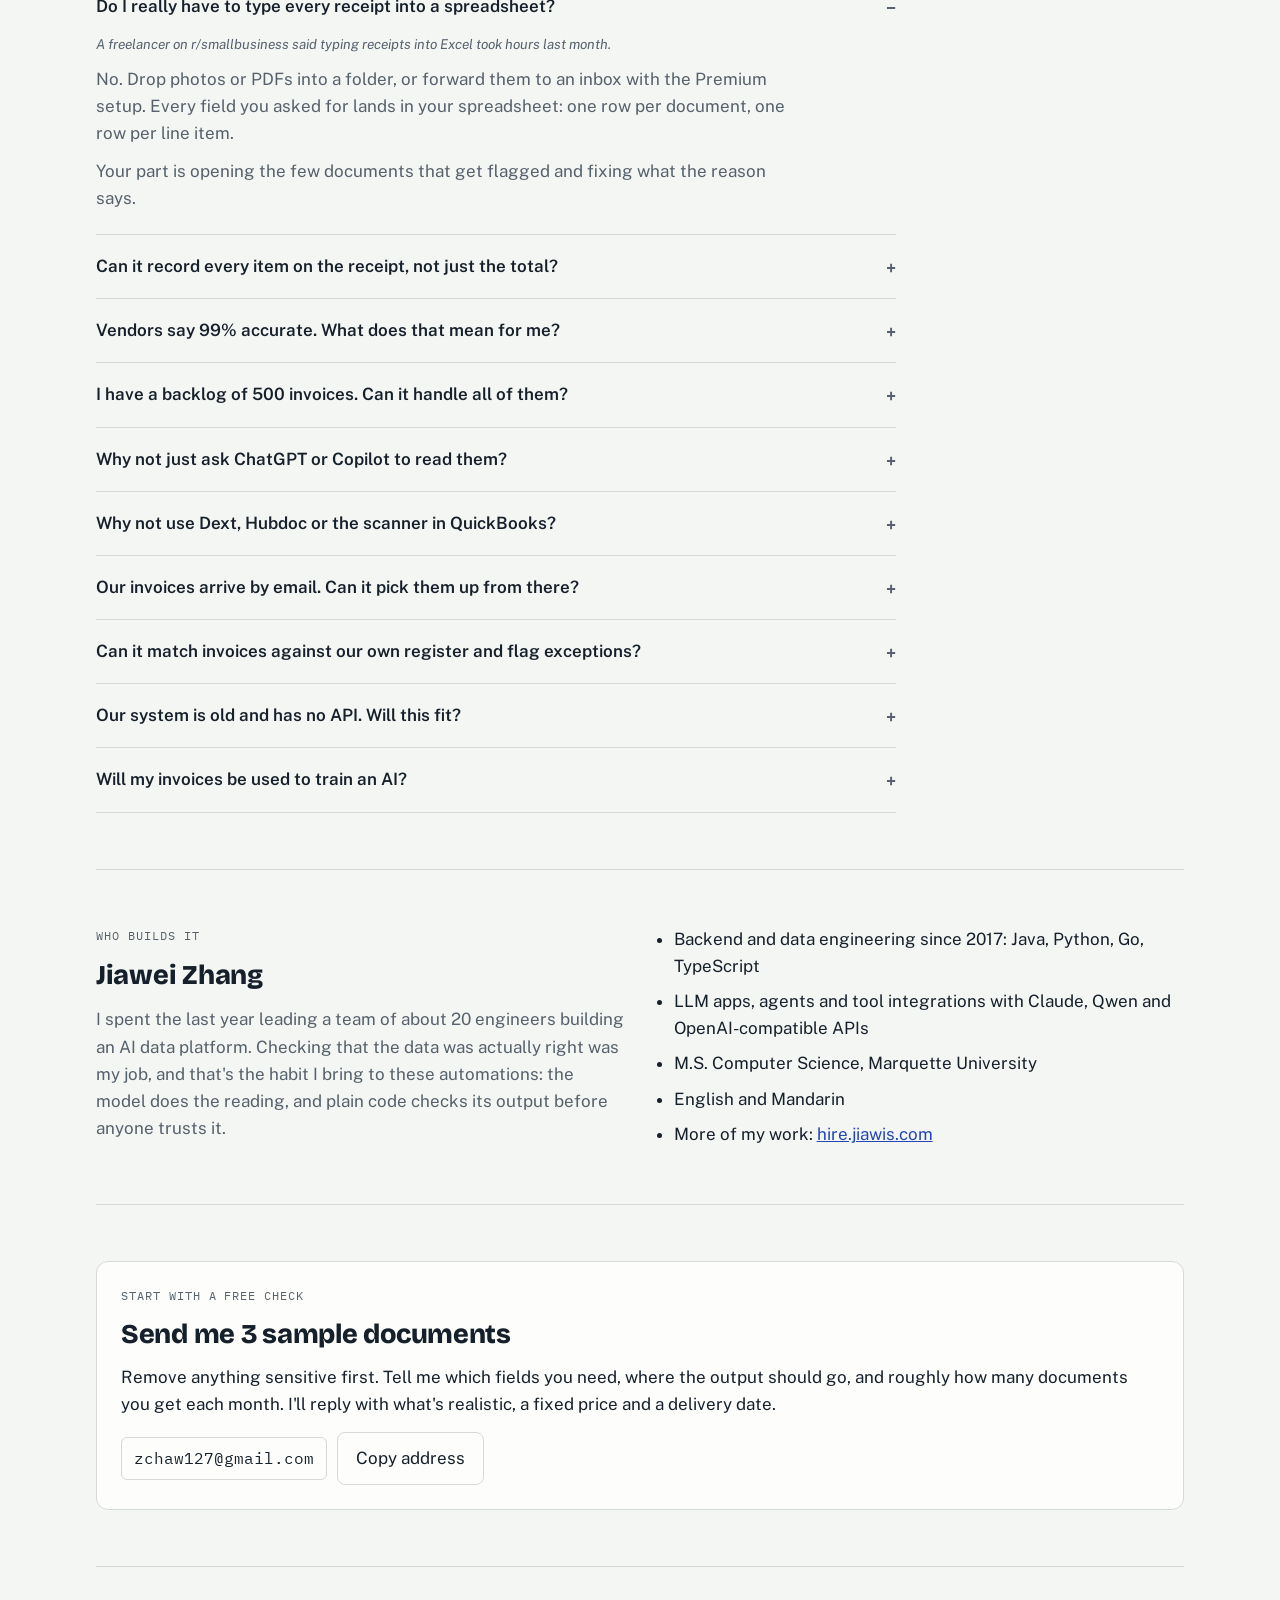
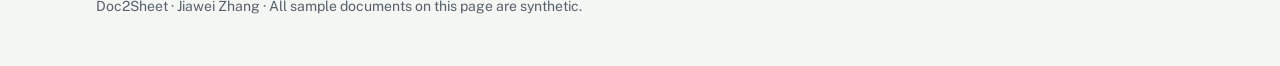
<file: doc2sheet/index.html>
<!DOCTYPE html>
<html lang="en">
<head>
<meta charset="UTF-8">
<meta name="viewport" content="width=device-width, initial-scale=1, viewport-fit=cover">
<meta name="theme-color" content="#f4f6f3" media="(prefers-color-scheme: light)">
<meta name="theme-color" content="#0f1519" media="(prefers-color-scheme: dark)">
<title>Doc2Sheet — receipts and invoices into a spreadsheet that checks itself</title>
<link rel="canonical" href="https://hire.jiawis.com/doc2sheet/">
<link rel="icon" href="../assets/icons/stack.svg" type="image/svg+xml">
<meta property="og:type" content="website">
<meta property="og:url" content="https://hire.jiawis.com/doc2sheet/">
<meta property="og:title" content="Doc2Sheet — your paperwork in a spreadsheet that checks its own math">
<meta property="og:description" content="Receipts and invoices into a spreadsheet that checks its own math: every total re-added by code, every mismatch flagged with the reason. Built and run by Jiawei Zhang.">
<meta name="description" content="Receipts and invoices into a spreadsheet that checks its own math: every total re-added by code, every mismatch flagged with the reason. Built and run by Jiawei Zhang.">
<link rel="preconnect" href="https://fonts.googleapis.com">
<link rel="preconnect" href="https://fonts.gstatic.com" crossorigin>
<link rel="stylesheet" href="https://fonts.googleapis.com/css2?family=Bricolage+Grotesque:opsz,wght@12..96,600;12..96,800&family=Public+Sans:ital,wght@0,400;0,600;1,400&family=IBM+Plex+Mono:wght@400;600&display=swap">
<style>
/* Layout: one reading column; the hero pairs the pitch with a real till-tape receipt whose
   check results print underneath it, and that tape style returns wherever the page shows a check. */
:root {
  --paper: #f4f6f3;
  --sheet: #fdfefb;
  --ink: #16202b;
  --muted: #56616c;
  --rule: #d5dad3;
  --accent: #2346b5;
  --flag: #c8283c;
  --flag-bg: #fbe7ea;
  --pass: #2b7a4b;
  --pass-bg: #e3f1e8;
  --display: "Bricolage Grotesque", "Avenir Next", "Segoe UI", sans-serif;
  --body: "Public Sans", "Helvetica Neue", Arial, sans-serif;
  --mono: "IBM Plex Mono", ui-monospace, "SF Mono", Menlo, monospace;
  --step--1: 0.875rem;
  --step-0: 1.0625rem;
  --step-1: 1.3rem;
  --step-2: 1.7rem;
  --step-3: clamp(2.1rem, 5.2vw, 3.4rem);
}
@media (prefers-color-scheme: dark) {
  :root:not([data-theme="light"]) {
    --paper: #0f1519; --sheet: #172027; --ink: #e6ebee; --muted: #9aa6b0; --rule: #2b363e;
    --accent: #93a9ff; --flag: #ff7b8a; --flag-bg: #3a1c22; --pass: #6fcf95; --pass-bg: #16301f;
    color-scheme: dark;
  }
}
:root[data-theme="dark"] {
  --paper: #0f1519; --sheet: #172027; --ink: #e6ebee; --muted: #9aa6b0; --rule: #2b363e;
  --accent: #93a9ff; --flag: #ff7b8a; --flag-bg: #3a1c22; --pass: #6fcf95; --pass-bg: #16301f;
  color-scheme: dark;
}

* { box-sizing: border-box; }
body {
  background: var(--paper);
  color: var(--ink);
  font-family: var(--body);
  font-size: var(--step-0);
  line-height: 1.6;
  padding-left: max(16px, env(safe-area-inset-left, 0px));
  padding-right: max(16px, env(safe-area-inset-right, 0px));
}
.wrap { max-width: 68rem; margin: 0 auto; }
a { color: var(--accent); }
a:focus-visible, button:focus-visible { outline: 3px solid var(--accent); outline-offset: 3px; border-radius: 4px; }
h1, h2, h3 { font-family: var(--display); line-height: 1.12; text-wrap: balance; margin: 0; }
h2 { font-size: var(--step-2); font-weight: 800; letter-spacing: -0.01em; }
h3 { font-size: var(--step-1); font-weight: 600; }
p { margin: 0; }
.label {
  font-family: var(--mono); font-size: 0.75rem; letter-spacing: 0.08em; text-transform: uppercase; color: var(--muted);
}
.num { font-variant-numeric: tabular-nums; }

/* header */
.top { display: flex; flex-wrap: wrap; align-items: center; justify-content: space-between; gap: 12px; padding-block: 20px; border-bottom: 1px solid var(--rule); }
.mark { font-family: var(--display); font-weight: 800; font-size: 1.35rem; letter-spacing: -0.02em; }
.mark span { color: var(--accent); }
.top .who { color: var(--muted); font-size: var(--step--1); }

/* hero */
.hero { display: grid; grid-template-columns: minmax(0, 1.15fr) minmax(0, 0.85fr); gap: clamp(28px, 5vw, 64px); align-items: start; padding-block: clamp(36px, 7vw, 72px) 48px; }
.hero h1 { font-size: var(--step-3); font-weight: 800; letter-spacing: -0.025em; }
.hero h1 em { font-style: normal; color: var(--accent); }
.hero .lede { margin-top: 20px; max-width: 34rem; color: var(--muted); font-size: 1.15rem; }
.cta-row { display: flex; flex-wrap: wrap; gap: 12px; margin-top: 28px; align-items: center; }
.btn {
  display: inline-flex; align-items: center; gap: 8px; padding: 12px 18px; border-radius: 8px;
  background: var(--ink); color: var(--paper); font-weight: 600; text-decoration: none; border: 0; font: inherit; cursor: pointer;
}
.btn.ghost { background: transparent; color: var(--ink); border: 1px solid var(--rule); }
.facts { display: flex; flex-wrap: wrap; gap: 8px 22px; margin-top: 28px; padding: 0; list-style: none; color: var(--muted); font-size: var(--step--1); }
.facts li::before { content: "✓ "; color: var(--pass); font-weight: 600; }

/* receipt + tape */
.receipt {
  background: var(--sheet); border: 1px solid var(--rule); border-radius: 4px; padding: 22px 22px 18px;
  font-family: var(--mono); font-size: 0.8125rem; line-height: 1.55; box-shadow: 0 10px 30px -18px rgba(10, 20, 30, 0.45);
}
.receipt .store { text-align: center; font-weight: 600; font-size: 0.95rem; letter-spacing: 0.04em; }
.receipt .meta { text-align: center; color: var(--muted); }
.receipt hr { border: 0; border-top: 1px dashed var(--rule); margin: 10px 0; }
.row { display: flex; justify-content: space-between; gap: 12px; }
.row span:last-child { font-variant-numeric: tabular-nums; }
.row.bad span:last-child { color: var(--flag); text-decoration: underline wavy var(--flag); text-underline-offset: 3px; }
.row.total { font-weight: 600; }
.tape { margin-top: 14px; display: grid; gap: 8px; font-family: var(--mono); font-size: 0.8rem; }
.check { display: grid; grid-template-columns: auto minmax(0, 1fr); gap: 10px; align-items: start; padding: 8px 10px; border-radius: 6px; }
.check b { font-weight: 600; }
.check.fail { background: var(--flag-bg); color: var(--flag); }
.check.ok { background: var(--pass-bg); color: var(--pass); }
.check .why { color: var(--ink); }
.caption { margin-top: 10px; font-size: 0.78rem; color: var(--muted); }

/* sections */
section { padding-block: 56px; border-top: 1px solid var(--rule); }
.sec-head { display: grid; gap: 10px; margin-bottom: 28px; max-width: 44rem; }
.sec-head p { color: var(--muted); }

.checks { display: grid; grid-template-columns: repeat(auto-fit, minmax(min(100%, 19rem), 1fr)); gap: 14px; }
.checks article { display: grid; gap: 10px; align-content: start; padding: 18px; background: var(--sheet); border: 1px solid var(--rule); border-radius: 10px; }
.checks .rule { font-family: var(--mono); font-size: 0.85rem; }
.checks .eg { font-family: var(--mono); font-size: 0.78rem; color: var(--flag); background: var(--flag-bg); padding: 8px 10px; border-radius: 6px; }

.proof { display: grid; grid-template-columns: minmax(0, 1fr) minmax(0, 1fr); gap: 32px; align-items: start; }
.table-wrap { overflow-x: auto; }
table { border-collapse: collapse; width: 100%; font-size: 0.92rem; }
th, td { text-align: left; padding: 10px 12px; border-bottom: 1px solid var(--rule); vertical-align: top; }
th { font-family: var(--mono); font-size: 0.72rem; letter-spacing: 0.06em; text-transform: uppercase; color: var(--muted); font-weight: 600; }
td.file { font-family: var(--mono); font-size: 0.82rem; white-space: nowrap; }
.pill { display: inline-block; font-family: var(--mono); font-size: 0.72rem; padding: 2px 8px; border-radius: 99px; white-space: nowrap; }
.pill.fail { background: var(--flag-bg); color: var(--flag); }
.pill.ok { background: var(--pass-bg); color: var(--pass); }
.score { display: grid; gap: 14px; }
.score div { display: flex; align-items: baseline; gap: 12px; }
.score strong { font-family: var(--display); font-size: 2.6rem; font-weight: 800; line-height: 1; min-width: 3.2ch; }
.score span { color: var(--muted); }

.get { display: grid; grid-template-columns: repeat(auto-fit, minmax(min(100%, 15rem), 1fr)); gap: 24px; padding: 0; margin: 0; list-style: none; }
.get li { display: grid; gap: 6px; align-content: start; }
.get li p { color: var(--muted); font-size: 0.95rem; }

.plans { display: grid; grid-template-columns: repeat(3, minmax(0, 1fr)); gap: 14px; }
.plan { display: grid; gap: 14px; align-content: start; padding: 22px; border: 1px solid var(--rule); border-radius: 12px; background: var(--sheet); }
.plan.pick { border-color: var(--accent); box-shadow: 0 0 0 1px var(--accent); }
.plan .price { font-family: var(--display); font-size: 2.2rem; font-weight: 800; line-height: 1; }
.plan ul { margin: 0; padding-left: 1.1rem; display: grid; gap: 6px; font-size: 0.95rem; }
.plan .terms { font-family: var(--mono); font-size: 0.78rem; color: var(--muted); border-top: 1px dashed var(--rule); padding-top: 12px; }

.faq { display: grid; gap: 0; max-width: 50rem; }
.faq details { border-bottom: 1px solid var(--rule); padding-block: 4px; }
.faq summary { cursor: pointer; list-style: none; display: grid; grid-template-columns: minmax(0, 1fr) auto; gap: 16px; padding-block: 14px; font-weight: 600; }
.faq summary::-webkit-details-marker { display: none; }
.faq summary::after { content: "+"; font-family: var(--mono); color: var(--muted); }
.faq details[open] summary::after { content: "–"; }
.faq .a { padding-bottom: 18px; display: grid; gap: 10px; color: var(--ink); max-width: 44rem; }
.faq .a p { color: var(--muted); }
.faq .heard { font-size: 0.85rem; color: var(--muted); font-style: italic; }

.about { display: grid; grid-template-columns: minmax(0, 1fr) minmax(0, 1fr); gap: 32px; }
.about ul { margin: 0; padding-left: 1.1rem; display: grid; gap: 8px; }
.contact { display: grid; gap: 14px; padding: 24px; border-radius: 12px; background: var(--sheet); border: 1px solid var(--rule); }
.email { display: flex; flex-wrap: wrap; gap: 10px; align-items: center; }
.email code { font-family: var(--mono); font-size: 1rem; padding: 8px 12px; border: 1px solid var(--rule); border-radius: 6px; user-select: all; overflow-wrap: anywhere; }
.copied { font-size: 0.85rem; color: var(--pass); }

footer { padding-block: 28px 40px; border-top: 1px solid var(--rule); color: var(--muted); font-size: var(--step--1); }

@media (max-width: 860px) {
  .hero, .proof, .about { grid-template-columns: minmax(0, 1fr); }
  .plans { grid-template-columns: minmax(0, 1fr); }
}
@media (prefers-reduced-motion: no-preference) {
  .tape .check { animation: print 0.5s ease-out both; }
  .tape .check:nth-child(2) { animation-delay: 0.15s; }
  .tape .check:nth-child(3) { animation-delay: 0.3s; }
  @keyframes print { from { transform: translateY(-4px); } to { transform: none; } }
}
</style>
</head>
<body>

<div class="wrap">
  <header class="top">
    <div class="mark">Doc<span>2</span>Sheet</div>
    <div class="who">Built and run by Jiawei Zhang · AI automation for small teams</div>
  </header>

  <div class="hero">
    <div>
      <p class="label">Receipts · invoices · order screenshots</p>
      <h1 style="margin-top:14px">Your paperwork in a spreadsheet that <em>checks its own math</em>.</h1>
      <p class="lede">A vision model copies what's printed. Then plain code adds up every line, checks every total and looks for duplicates. You only look at the documents it flags, with the reason written next to each one.</p>
      <div class="cta-row">
        <a class="btn" href="#contact">Send 3 sample documents</a>
        <a class="btn ghost" href="#pricing">See pricing</a>
      </div>
      <ul class="facts">
        <li>Excel or Google Sheets</li>
        <li>Runs in your own accounts</li>
        <li>Fixed price, 3–10 days</li>
      </ul>
    </div>

    <figure style="margin:0">
      <div class="receipt" aria-label="Sample receipt with a subtotal error">
        <div class="store">GREENLEAF MARKET</div>
        <div class="meta">9 Harbor Ave, Portland OR<br>10/05/2026 17:40</div>
        <hr>
        <div class="row"><span>1 x Organic Spinach</span><span>4.99</span></div>
        <div class="row"><span>2 x Greek Yogurt</span><span>9.98</span></div>
        <div class="row"><span>1 x Chicken Thighs 2lb</span><span>11.49</span></div>
        <div class="row"><span>3 x Avocado</span><span>5.97</span></div>
        <div class="row"><span>1 x Sourdough Loaf</span><span>6.50</span></div>
        <div class="row"><span>1 x Olive Oil 500ml</span><span>8.87</span></div>
        <hr>
        <div class="row bad"><span>SUBTOTAL</span><span>49.80</span></div>
        <div class="row"><span>TAX</span><span>0.00</span></div>
        <div class="row total"><span>TOTAL USD</span><span>49.80</span></div>
      </div>
      <div class="tape" role="list" aria-label="Check results">
        <div class="check fail" role="listitem"><b>✕</b><span>Items add up to <b>47.80</b>, but the subtotal says <b>49.80</b>.</span></div>
        <div class="check ok" role="listitem"><b>✓</b><span>Subtotal + tax = total</span></div>
        <div class="check ok" role="listitem"><b>✓</b><span>Vendor, date and total present</span></div>
      </div>
      <figcaption class="caption">One of six test documents. The $2.00 error was planted on purpose, and the checks caught it.</figcaption>
    </figure>
  </div>

  <section id="checks">
    <div class="sec-head">
      <p class="label">What gets checked</p>
      <h2>The AI reads. Code does the arithmetic.</h2>
      <p>Vision models are good at copying text and bad at noticing when the numbers on the page don't agree. So every number they copy goes through checks written in ordinary code, the same way every time.</p>
    </div>
    <div class="checks">
      <article>
        <h3>Line items match the subtotal</h3>
        <p class="rule">sum(line amounts) = subtotal</p>
        <p class="eg">Items add up to 47.80, but the subtotal says 49.80</p>
      </article>
      <article>
        <h3>Quantity × price matches each line</h3>
        <p class="rule">qty × unit price = line amount</p>
        <p class="eg">Line "Window cleaning (per pane)": 3 x 12.50 = 37.50, but the document says 35.00</p>
      </article>
      <article>
        <h3>The total adds up</h3>
        <p class="rule">subtotal + tax + shipping = total</p>
        <p class="eg">Subtotal + tax + shipping = 354.74, but the total says 345.74</p>
      </article>
      <article>
        <h3>Nothing is entered twice</h3>
        <p class="rule">same vendor + number or date + total</p>
        <p class="eg">Looks like a duplicate of 02_northwind_office_supply.png (same vendor, number/date and total)</p>
      </article>
      <article>
        <h3>Required fields are there</h3>
        <p class="rule">vendor, date, total not empty</p>
        <p class="eg">Missing date</p>
      </article>
      <article>
        <h3>Your own rules</h3>
        <p class="rule">anything you can state as a rule</p>
        <p>I can add checks for your business, such as vendors that must be on your approved list, amounts over a limit, or dates outside the period you are closing.</p>
      </article>
    </div>
  </section>

  <section id="proof">
    <div class="sec-head">
      <p class="label">Test run · 15 Oct 2026</p>
      <h2>Six documents, three planted mistakes</h2>
      <p>All six are made-up documents with fake vendors. Three contain errors put there on purpose. The workflow ran twice, the second time with no cached answers.</p>
    </div>
    <div class="proof">
      <div class="table-wrap">
        <table>
          <thead><tr><th>Document</th><th>Planted error</th><th>Result</th></tr></thead>
          <tbody>
            <tr><td class="file">01 Maple Bean Coffee</td><td>none</td><td><span class="pill ok">OK</span></td></tr>
            <tr><td class="file">02 Northwind Office</td><td>none</td><td><span class="pill ok">OK</span></td></tr>
            <tr><td class="file">03 Greenleaf Market</td><td>items 47.80, subtotal 49.80</td><td><span class="pill fail">flagged</span></td></tr>
            <tr><td class="file">04 Brightpath Cleaning</td><td>3 × 12.50 printed as 35.00</td><td><span class="pill fail">flagged</span></td></tr>
            <tr><td class="file">05 Northwind (rescan)</td><td>same invoice as 02</td><td><span class="pill fail">duplicate</span></td></tr>
            <tr><td class="file">06 ParcelPeak order</td><td>none</td><td><span class="pill ok">OK</span></td></tr>
          </tbody>
        </table>
      </div>
      <div class="score">
        <div><strong class="num">3/3</strong><span>planted errors caught</span></div>
        <div><strong class="num">0</strong><span>false alarms on the three clean documents</span></div>
        <div><strong class="num">2</strong><span>runs with the same result</span></div>
        <p class="caption">Six documents is a demo, not a benchmark. Before you pay, I run it on a few of your own documents and show you the result.</p>
      </div>
    </div>
  </section>

  <section id="deliverables">
    <div class="sec-head">
      <p class="label">What you get</p>
      <h2>A working setup you own</h2>
    </div>
    <ul class="get">
      <li><h3>A three-sheet workbook</h3><p>Documents (one row each), Line items, and Issues with the exact reason for every flag.</p></li>
      <li><h3>A review page</h3><p>Each document shown next to what was read from it, problem documents first.</p></li>
      <li><h3>The script and notes</h3><p>Runs on your computer or in your own cloud account, with setup steps written for whoever takes it over.</p></li>
      <li><h3>Your data stays yours</h3><p>Documents go to the vision model on your own API account. I don't keep copies after delivery.</p></li>
    </ul>
  </section>

  <section id="pricing">
    <div class="sec-head">
      <p class="label">Pricing</p>
      <h2>Fixed price, agreed before I start</h2>
      <p>Model costs are billed to your own API account, usually a few cents per document.</p>
    </div>
    <div class="plans">
      <article class="plan">
        <p class="label">Basic</p>
        <h3>One document type</h3>
        <p class="price num">$120</p>
        <ul>
          <li>1 layout, up to 12 fields</li>
          <li>Totals check</li>
          <li>Run on 20 of your documents</li>
        </ul>
        <p class="terms">3 days · 1 revision</p>
      </article>
      <article class="plan pick">
        <p class="label">Standard</p>
        <h3>Line items and every check</h3>
        <p class="price num">$350</p>
        <ul>
          <li>Up to 4 layouts</li>
          <li>Line items and all checks above</li>
          <li>Duplicate detection</li>
          <li>Issue report</li>
        </ul>
        <p class="terms">5 days · 2 revisions</p>
      </article>
      <article class="plan">
        <p class="label">Premium</p>
        <h3>Hands-off intake</h3>
        <p class="price num">$800</p>
        <ul>
          <li>Everything in Standard</li>
          <li>Picks up new documents from an inbox or Drive folder</li>
          <li>Deployed to your account</li>
          <li>Review page for flagged documents</li>
        </ul>
        <p class="terms">10 days · 3 revisions · 14 days support</p>
      </article>
    </div>
  </section>

  <section id="faq">
    <div class="sec-head">
      <p class="label">Questions</p>
      <h2>What people ask before automating this</h2>
      <p>These come from small business owners and bookkeepers asking about the same problem on Reddit.</p>
    </div>
    <div class="faq">
      <details open>
        <summary>Do I really have to type every receipt into a spreadsheet?</summary>
        <div class="a"><p class="heard">A freelancer on r/smallbusiness said typing receipts into Excel took hours last month.</p><p>No. Drop photos or PDFs into a folder, or forward them to an inbox with the Premium setup. Every field you asked for lands in your spreadsheet: one row per document, one row per line item.</p><p>Your part is opening the few documents that get flagged and fixing what the reason says.</p></div>
      </details>
      <details>
        <summary>Can it record every item on the receipt, not just the total?</summary>
        <div class="a"><p class="heard">People on r/Bookkeeping point out that most receipt apps capture vendor, date, tax and total, and charge extra for line items.</p><p>Yes. Line items are part of the Standard package. Description, quantity, unit price and amount go to their own sheet, linked to the document they came from.</p><p>Line items are also what make the checks work, because they have to add up to the subtotal. If you want items sorted into your own categories, like food, packaging and cleaning supplies, I can add a category column driven by a list you control. Items it can&#x27;t match go to review instead of being guessed.</p></div>
      </details>
      <details>
        <summary>Vendors say 99% accurate. What does that mean for me?</summary>
        <div class="a"><p class="heard">A post on r/Accounting did the math: at 99% per field, about 18% of 20-field invoices have at least one error.</p><p>That math is right, which is why I don&#x27;t quote per-field accuracy. The numbers on an invoice depend on each other, so code can check them against each other: items against the subtotal, subtotal plus tax against the total, quantity times price against each line. A misread number almost always breaks one of those.</p><p>Checks can&#x27;t catch a wrong value that still fits, like a misread date or vendor name. That&#x27;s why the review page shows each document next to what was read from it. Before you pay, you see the result on your own documents.</p></div>
      </details>
      <details>
        <summary>I have a backlog of 500 invoices. Can it handle all of them?</summary>
        <div class="a"><p class="heard">Someone on r/excel needed invoice number, vendor, items and total from 500 PDFs, and Copilot wouldn&#x27;t take that many files.</p><p>Yes. It runs over a whole folder, and every answer is cached, so a rerun after a fix costs nothing for documents already read. At a few cents per document on your own API account, a 500-invoice backlog is a model bill of tens of dollars at most.</p><p>If all your PDFs come from one system with the same layout, Excel&#x27;s Power Query may be all you need, and I&#x27;ll tell you so. This is for mixed layouts, scans and photos.</p></div>
      </details>
      <details>
        <summary>Why not just ask ChatGPT or Copilot to read them?</summary>
        <div class="a"><p class="heard">Someone on r/Accounting said writing prompts and then fixing the mistakes was another nightmare.</p><p>For five invoices, do that. For hundreds, a chat window doesn&#x27;t remember your fields, doesn&#x27;t check its own arithmetic and doesn&#x27;t keep a record of what it read.</p><p>Here the model gets the same instructions every time and writes to fixed columns, and code checks the numbers it copied. You fix the flagged documents instead of re-reading every answer.</p></div>
      </details>
      <details>
        <summary>Why not use Dext, Hubdoc or the scanner in QuickBooks?</summary>
        <div class="a"><p class="heard">Threads on r/Bookkeeping weigh Dext&#x27;s price, Hubdoc&#x27;s weaker line items and QuickBooks&#x27; built-in scanner.</p><p>If one of them fits, use it. They&#x27;re good at vendor, date, tax and total, and they connect to accounting software.</p><p>I&#x27;m a better fit when you need line items in your own spreadsheet layout, checks specific to your business, a one-off backlog cleared, or a setup you own outright with no monthly per-seat fee.</p></div>
      </details>
      <details>
        <summary>Our invoices arrive by email. Can it pick them up from there?</summary>
        <div class="a"><p class="heard">A side-business owner on r/smallbusiness opens every supplier email each week to copy out amounts and dates.</p><p>Yes, that&#x27;s the Premium package. New attachments in an inbox or a Drive folder are picked up, read, checked and added to the sheet. PDFs, forwarded receipts and screenshots all work.</p><p>Anything flagged also shows up on the review page with the reason, so you can fix it before it goes anywhere else.</p></div>
      </details>
      <details>
        <summary>Can it match invoices against our own register and flag exceptions?</summary>
        <div class="a"><p class="heard">An auditor on r/Accounting wanted to upload an invoice register and the PDFs and get exceptions flagged, without paying for an enterprise tool.</p><p>Yes, as a custom check. Your register becomes one more input, and each document is matched by invoice number, vendor and amount.</p><p>Anything missing from either side, or matched with a different amount, goes to the Issues sheet with both values side by side.</p></div>
      </details>
      <details>
        <summary>Our system is old and has no API. Will this fit?</summary>
        <div class="a"><p class="heard">A food distributor on r/smallbusiness said the admin assistant spends half her time typing invoices into an old ERP with no API.</p><p>The output is a spreadsheet or CSV with columns in whatever order your system imports. Plenty of older systems with no API still take a CSV import, so that&#x27;s the first thing I&#x27;d check with you.</p><p>If yours truly accepts nothing, the sheet still turns typing into checking and pasting, and we can look at the next step from there.</p></div>
      </details>
      <details>
        <summary>Will my invoices be used to train an AI?</summary>
        <div class="a"><p class="heard">A reply on r/Accounting warned that uploading invoices to the wrong AI tool could leak them into training data.</p><p>Your documents go only to the vision model, through an API account in your name, and the results stay in your own spreadsheet or cloud folder.</p><p>The major model providers say they don&#x27;t train on API data by default. Before we start, I&#x27;ll show you the policy of whichever provider you choose. I delete my copies of your sample documents after delivery.</p></div>
      </details>
    </div>
  </section>

  <section id="about">
    <div class="about">
      <div class="sec-head" style="margin:0">
        <p class="label">Who builds it</p>
        <h2>Jiawei Zhang</h2>
        <p>I spent the last year leading a team of about 20 engineers building an AI data platform. Checking that the data was actually right was my job, and that's the habit I bring to these automations: the model does the reading, and plain code checks its output before anyone trusts it.</p>
      </div>
      <ul>
        <li>Backend and data engineering since 2017: Java, Python, Go, TypeScript</li>
        <li>LLM apps, agents and tool integrations with Claude, Qwen and OpenAI-compatible APIs</li>
        <li>M.S. Computer Science, Marquette University</li>
        <li>English and Mandarin</li>
        <li>More of my work: <a href="https://hire.jiawis.com" target="_blank" rel="noopener">hire.jiawis.com</a></li>
      </ul>
    </div>
  </section>

  <section id="contact">
    <div class="contact">
      <p class="label">Start with a free check</p>
      <h2>Send me 3 sample documents</h2>
      <p>Remove anything sensitive first. Tell me which fields you need, where the output should go, and roughly how many documents you get each month. I'll reply with what's realistic, a fixed price and a delivery date.</p>
      <div class="email">
        <code id="email">zchaw127@gmail.com</code>
        <button class="btn ghost" id="copy" type="button">Copy address</button>
        <span class="copied" id="copied" hidden>Copied</span>
      </div>
    </div>
  </section>

  <footer>Doc2Sheet · Jiawei Zhang · All sample documents on this page are synthetic.</footer>
</div>

<script>
  (function () {
    var btn = document.getElementById('copy');
    var done = document.getElementById('copied');
    var addr = document.getElementById('email');
    btn.addEventListener('click', function () {
      var text = addr.textContent.trim();
      function selectIt() {
        var r = document.createRange(); r.selectNodeContents(addr);
        var s = window.getSelection(); s.removeAllRanges(); s.addRange(r);
      }
      if (navigator.clipboard && navigator.clipboard.writeText) {
        navigator.clipboard.writeText(text).then(function () { done.hidden = false; }, selectIt);
      } else { selectIt(); }
    });
  })();
</script>
</body>
</html>
</file>
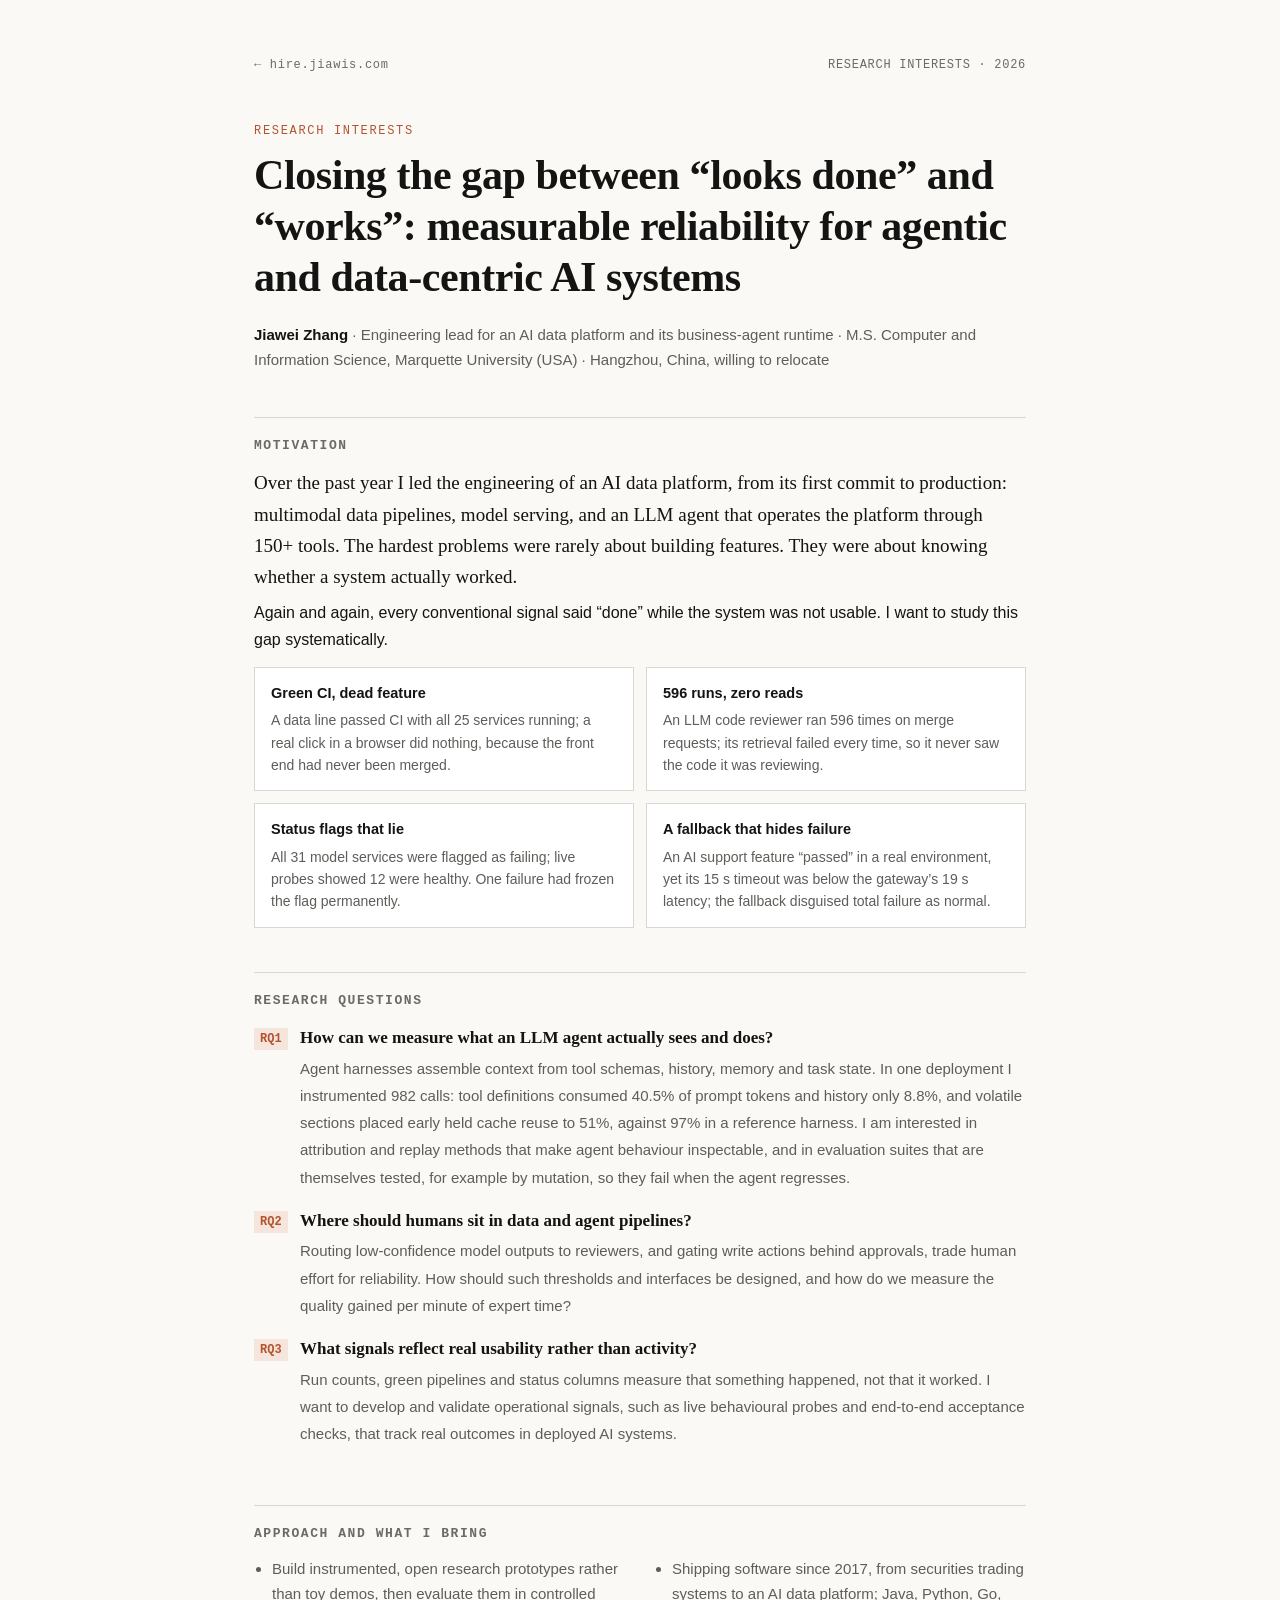
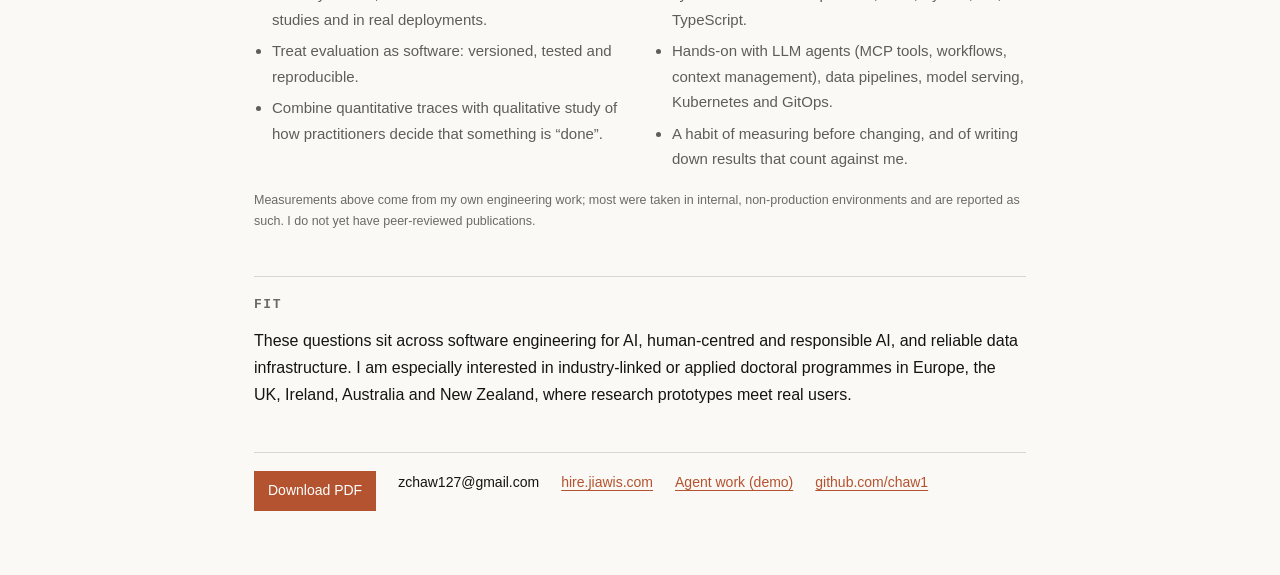
<file: research/index.html>
<!DOCTYPE html>
<html lang="en">
<head>
<meta charset="UTF-8">
<meta name="viewport" content="width=device-width, initial-scale=1">
<meta name="theme-color" content="#faf9f5">
<title>Jiawei Zhang — Research Interests</title>
<meta name="description" content="Research interests of Jiawei Zhang: measurable reliability for agentic and data-centric AI systems — evaluation, human-in-the-loop verification and honest operational signals.">
<link rel="canonical" href="https://hire.jiawis.com/research/">
<link rel="icon" href="../assets/icons/stack.svg" type="image/svg+xml">
<style>
:root{--paper:#faf9f5;--paper2:#f0eee6;--ink:#141413;--muted:#5e5d59;--quiet:#6b6a64;--line:#dad8ce;--clay:#b4532f;--clay-soft:#f6e5dc;
  --sans:-apple-system,BlinkMacSystemFont,"Segoe UI",Helvetica,Arial,sans-serif;--serif:"Iowan Old Style","Palatino Linotype",Palatino,Georgia,serif;--mono:"SFMono-Regular",ui-monospace,Menlo,Consolas,monospace}
*{box-sizing:border-box}
html{-webkit-text-size-adjust:100%}
body{margin:0;background:var(--paper);color:var(--ink);font:16px/1.7 var(--sans)}
a{color:var(--clay);text-underline-offset:3px}
.page{max-width:820px;margin:0 auto;padding:56px 24px 64px}
.top{display:flex;justify-content:space-between;align-items:baseline;gap:16px;font:12px/1.5 var(--mono);color:var(--quiet);letter-spacing:.06em}
.top a{color:var(--quiet);text-decoration:none}.top a:hover{color:var(--clay)}
.kicker{margin:48px 0 10px;font:12px/1.5 var(--mono);letter-spacing:.14em;color:var(--clay)}
h1{font:600 clamp(30px,4.6vw,42px)/1.22 var(--serif);letter-spacing:-.01em;margin:0}
.who{margin:18px 0 0;color:var(--muted);font-size:15px}
.who strong{color:var(--ink)}
h2{font:600 13px/1.5 var(--mono);letter-spacing:.12em;text-transform:uppercase;color:var(--quiet);margin:44px 0 12px;padding-top:18px;border-top:1px solid var(--line)}
p{margin:0 0 12px}
.lead{font:400 19px/1.65 var(--serif);color:var(--ink)}
.obs{list-style:none;padding:0;margin:14px 0 0;display:grid;grid-template-columns:1fr 1fr;gap:12px}
.obs li{background:#fff;border:1px solid var(--line);padding:14px 16px;font-size:14px;line-height:1.6;color:var(--muted)}
.obs b{display:block;color:var(--ink);font-size:14.5px;margin-bottom:4px}
.rq{counter-reset:rq;list-style:none;padding:0;margin:0}
.rq li{counter-increment:rq;position:relative;padding:4px 0 14px 46px}
.rq li:before{content:"RQ" counter(rq);position:absolute;left:0;top:6px;font:600 12px/1 var(--mono);color:var(--clay);background:var(--clay-soft);padding:5px 6px}
.rq b{display:block;font:600 17px/1.45 var(--serif);margin-bottom:4px}
.rq span{color:var(--muted);font-size:15px}
.cols{display:grid;grid-template-columns:1fr 1fr;gap:28px}
ul.plain{margin:0;padding-left:18px;color:var(--muted);font-size:15px}
ul.plain li{margin-bottom:6px}
.note{font-size:12.5px;color:var(--quiet)}
.foot{margin-top:44px;padding-top:18px;border-top:1px solid var(--line);display:flex;flex-wrap:wrap;gap:8px 22px;font-size:14px}
.btn{display:inline-block;padding:8px 14px;background:var(--clay);color:#fff;text-decoration:none;font-size:14px}
@media (max-width:640px){.obs,.cols{grid-template-columns:1fr}.page{padding:36px 16px 48px}}
@media print{
  @page{size:A4;margin:11mm 14mm}
  body{background:#fff;font-size:10pt;line-height:1.45}
  .page{max-width:none;padding:0}
  .top,.foot .btn,.screen-only{display:none}
  .kicker{margin:0 0 4pt;font-size:7.5pt}
  h1{font-size:16pt}
  .who{margin-top:4pt;font-size:8.6pt}
  h2{margin:8pt 0 4pt;padding-top:5pt;font-size:7.5pt}
  p{margin-bottom:4pt;font-size:9pt}
  .lead{font-size:9.6pt;line-height:1.42}
  .obs{gap:5pt;margin-top:5pt}.obs li{padding:4pt 7pt;font-size:8pt;line-height:1.35}.obs b{font-size:8.6pt;margin-bottom:1pt}
  .rq li{padding:1pt 0 3pt 30pt}.rq li:before{font-size:7pt;padding:2pt 3pt;top:3pt}.rq b{font-size:10pt;margin-bottom:1pt}.rq span{font-size:8.6pt;line-height:1.4}
  .cols{gap:14pt}ul.plain{font-size:8.4pt;line-height:1.38}ul.plain li{margin-bottom:1pt}
  .note{font-size:7.5pt}
  .foot{margin-top:8pt;padding-top:6pt;font-size:8.5pt}
}
</style>
</head>
<body>
<main class="page">
  <div class="top"><a href="../">← hire.jiawis.com</a><span>RESEARCH INTERESTS · 2026</span></div>

  <p class="kicker">RESEARCH INTERESTS</p>
  <h1>Closing the gap between “looks done” and “works”: measurable reliability for agentic and data-centric AI systems</h1>
  <p class="who"><strong>Jiawei Zhang</strong> · Engineering lead for an AI data platform and its business-agent runtime · M.S. Computer and Information Science, Marquette University (USA) · Hangzhou, China, willing to relocate</p>

  <h2>Motivation</h2>
  <p class="lead" style="margin-bottom:6px">Over the past year I led the engineering of an AI data platform, from its first commit to production: multimodal data pipelines, model serving, and an LLM agent that operates the platform through 150+ tools. The hardest problems were rarely about building features. They were about knowing whether a system actually worked.</p>
  <p>Again and again, every conventional signal said “done” while the system was not usable. I want to study this gap systematically.</p>
  <ul class="obs">
    <li><b>Green CI, dead feature</b>A data line passed CI with all 25 services running; a real click in a browser did nothing, because the front end had never been merged.</li>
    <li><b>596 runs, zero reads</b>An LLM code reviewer ran 596 times on merge requests; its retrieval failed every time, so it never saw the code it was reviewing.</li>
    <li><b>Status flags that lie</b>All 31 model services were flagged as failing; live probes showed 12 were healthy. One failure had frozen the flag permanently.</li>
    <li><b>A fallback that hides failure</b>An AI support feature “passed” in a real environment, yet its 15 s timeout was below the gateway’s 19 s latency; the fallback disguised total failure as normal.</li>
  </ul>

  <h2>Research questions</h2>
  <ol class="rq">
    <li><b>How can we measure what an LLM agent actually sees and does?</b><span>Agent harnesses assemble context from tool schemas, history, memory and task state. In one deployment I instrumented 982 calls: tool definitions consumed 40.5% of prompt tokens and history only 8.8%, and volatile sections placed early held cache reuse to 51%, against 97% in a reference harness. I am interested in attribution and replay methods that make agent behaviour inspectable, and in evaluation suites that are themselves tested, for example by mutation, so they fail when the agent regresses.</span></li>
    <li><b>Where should humans sit in data and agent pipelines?</b><span>Routing low-confidence model outputs to reviewers, and gating write actions behind approvals, trade human effort for reliability. How should such thresholds and interfaces be designed, and how do we measure the quality gained per minute of expert time?</span></li>
    <li><b>What signals reflect real usability rather than activity?</b><span>Run counts, green pipelines and status columns measure that something happened, not that it worked. I want to develop and validate operational signals, such as live behavioural probes and end-to-end acceptance checks, that track real outcomes in deployed AI systems.</span></li>
  </ol>

  <h2>Approach and what I bring</h2>
  <div class="cols">
    <ul class="plain">
      <li>Build instrumented, open research prototypes rather than toy demos, then evaluate them in controlled studies and in real deployments.</li>
      <li>Treat evaluation as software: versioned, tested and reproducible.</li>
      <li>Combine quantitative traces with qualitative study of how practitioners decide that something is “done”.</li>
    </ul>
    <ul class="plain">
      <li>Shipping software since 2017, from securities trading systems to an AI data platform; Java, Python, Go, TypeScript.</li>
      <li>Hands-on with LLM agents (MCP tools, workflows, context management), data pipelines, model serving, Kubernetes and GitOps.</li>
      <li>A habit of measuring before changing, and of writing down results that count against me.</li>
    </ul>
  </div>
  <p class="note" style="margin-top:12px">Measurements above come from my own engineering work; most were taken in internal, non-production environments and are reported as such. I do not yet have peer-reviewed publications.</p>

  <h2>Fit</h2>
  <p>These questions sit across software engineering for AI, human-centred and responsible AI, and reliable data infrastructure. I am especially interested in industry-linked or applied doctoral programmes in Europe, the UK, Ireland, Australia and New Zealand, where research prototypes meet real users.</p>

  <div class="foot">
    <a class="btn screen-only" href="jiawei-research.pdf" download>Download PDF</a>
    <span>zchaw127@gmail.com</span>
    <a href="https://hire.jiawis.com/">hire.jiawis.com</a>
    <a href="https://hire.jiawis.com/#agent">Agent work (demo)</a>
    <a href="https://github.com/chaw1">github.com/chaw1</a>
  </div>
</main>
</body>
</html>
</file>
<file: assets/site.css>
:root{
  --paper:#faf9f5;--paper-2:#f0eee6;--ink:#141413;--muted:#5e5d59;--quiet:#6b6a64;--line:#dad8ce;--line-2:#e8e6dc;
  --blue:#b4532f;--blue-hover:#9c4526;--blue-soft:#f6e5dc;
  --night:#1a1918;--night-2:#24221f;--night-line:#36332e;--night-ink:#f0eee6;--night-muted:#a8a59c;
  --cyan:#e8a083;--amber:#f0b35a;--green:#4a6b2f;--green-soft:#e8eedb;--amber-ink:#8a5a00;--amber-soft:#f7ebd3;--red:#b3362f;--red-soft:#f6e1dc;
  --sans:-apple-system,BlinkMacSystemFont,"Segoe UI","PingFang SC","Hiragino Sans GB","Microsoft YaHei",sans-serif;
  --mono:"SFMono-Regular",ui-monospace,Menlo,Consolas,"Liberation Mono",monospace;
  --max:1280px;--gutter:56px;--ease:cubic-bezier(.2,.7,.2,1)
}
*{box-sizing:border-box}
html{scroll-behavior:smooth;scroll-padding-top:73px}
body{margin:0;color:var(--ink);background:var(--paper);font:16px/1.7 var(--sans);-webkit-font-smoothing:antialiased;text-rendering:optimizeLegibility}
::selection{background:#f3d6c9;color:#3d1a0d}
a{color:inherit;text-decoration:none}
button,summary,a{-webkit-tap-highlight-color:transparent;touch-action:manipulation}
button{font:inherit;color:inherit;cursor:pointer}
button:focus-visible,a:focus-visible,summary:focus-visible,[tabindex]:focus-visible{outline:3px solid var(--blue);outline-offset:4px}
img{display:block;max-width:100%}
h1,h2,h3,h4,p,dl,dd,figure{margin:0}
ol,ul{margin:0;padding:0}
code{font-family:var(--mono);font-size:.86em;background:rgba(180,83,47,.08);padding:1px 5px;border-radius:3px;white-space:nowrap}
[data-lang="zh"] .en,[data-lang="en"] .zh{display:none!important}
.wrap{width:calc(100% - var(--gutter)*2);max-width:var(--max);margin-inline:auto}
.mono{font-family:var(--mono)}
.sr-only{position:absolute;width:1px;height:1px;padding:0;margin:-1px;overflow:hidden;clip-path:inset(50%);white-space:nowrap;border:0}
.skip-link{position:fixed;top:12px;left:16px;z-index:100;background:var(--blue);color:#fff;padding:10px 16px;transform:translateY(-160%)}
.skip-link:focus{transform:translateY(0)}
.icon{display:inline-block;width:18px;height:18px;flex:none;background:currentColor;mask:var(--icon) center/contain no-repeat;-webkit-mask:var(--icon) center/contain no-repeat;vertical-align:middle}
.i-up{--icon:url(icons/arrow-up-right.svg)}.i-right{--icon:url(icons/arrow-right.svg)}.i-plus{--icon:url(icons/plus.svg)}.i-menu{--icon:url(icons/list.svg)}.i-play{--icon:url(icons/play.svg)}.i-pause{--icon:url(icons/pause.svg)}.i-reset{--icon:url(icons/arrow-counter-clockwise.svg)}.i-copy{--icon:url(icons/copy.svg)}.i-x{--icon:url(icons/x.svg)}

/* ---------- header ---------- */
.site-header{position:sticky;top:0;z-index:30;background:rgba(250,249,245,.86);backdrop-filter:saturate(1.4) blur(12px);-webkit-backdrop-filter:saturate(1.4) blur(12px);border-bottom:1px solid transparent;transition:border-color .2s}
.site-header.is-scrolled{border-bottom-color:var(--line)}
.nav-wrap{display:flex;align-items:center;justify-content:space-between;min-height:72px;gap:28px}
.brand{font-family:var(--mono);font-size:21px;font-weight:700;letter-spacing:-1.1px;white-space:nowrap}
.brand span{color:var(--blue)}
.site-nav{display:flex;gap:30px;font-size:14px;font-weight:500}
.site-nav a{position:relative;padding:8px 0}
.site-nav a:after{content:"";position:absolute;left:0;right:0;bottom:2px;height:2px;background:var(--blue);transform:scaleX(0);transform-origin:left;transition:transform .25s var(--ease)}
.site-nav a:hover,.site-nav a[aria-current]{color:var(--blue)}
.site-nav a[aria-current]:after{transform:scaleX(1)}
.nav-tools{display:flex;align-items:center;gap:26px}
.languages{display:flex;align-items:center;gap:2px}
.languages button{position:relative;border:0;padding:7px 0;background:none;font-size:13px;font-family:var(--mono);min-width:44px;min-height:44px}
.languages [aria-pressed="true"]{color:var(--blue);font-weight:700}
.languages [aria-pressed="true"]:after{content:"";position:absolute;bottom:4px;left:50%;width:14px;height:2px;background:var(--blue);transform:translateX(-50%)}
.nav-mobile-only{display:none}
.nav-contact{display:flex;align-items:center;gap:8px;font-size:14px}.nav-contact:hover{color:var(--blue)}
.menu-toggle{display:none;border:0;background:none;padding:10px;line-height:1}

/* ---------- hero ---------- */
.hero{display:flex;flex-direction:column;min-height:calc(100vh - 73px);min-height:calc(100dvh - 73px);padding-top:36px;padding-bottom:28px;border-bottom:1px solid var(--line)}
.hero-grid{display:grid;grid-template-columns:minmax(0,1.05fr) minmax(0,1fr);gap:56px;align-items:center;margin-block:auto;width:100%}
.eyebrow{font:12px/1.6 var(--mono);letter-spacing:.09em;color:var(--muted);margin-bottom:22px}
h1{font-size:clamp(44px,5.6vw,84px);font-weight:800;line-height:1.12;letter-spacing:-.06em}
h1 .zh{display:block;white-space:nowrap}h1 .en{display:block;line-height:1.06;letter-spacing:-.045em}
.period{color:var(--blue)}
.identity{font-size:21px;font-weight:650;margin-top:22px;letter-spacing:-.02em}
.hero-lede{font-size:16px;line-height:1.85;color:var(--muted);max-width:540px;margin-top:14px}
.hero-lede-2{margin-top:6px}
.hero-ticker dt .tag{margin-left:4px;vertical-align:.05em}
.hero-actions{display:flex;align-items:center;gap:14px 20px;margin-top:26px;flex-wrap:wrap}
.button{display:inline-flex;align-items:center;justify-content:center;gap:12px;min-height:50px;padding:12px 22px;background:var(--blue);color:#fff;border:1px solid var(--blue);font-size:14px;font-weight:600;transition:background .18s,transform .18s var(--ease),box-shadow .18s}
.button:hover{background:var(--blue-hover);border-color:var(--blue-hover);transform:translateY(-2px);box-shadow:0 10px 24px -12px rgba(180,83,47,.7)}
.text-link{display:inline-flex;align-items:center;gap:9px;font-family:var(--mono);font-size:13.5px;padding-block:8px}.text-link:hover{color:var(--blue)}
.text-link .icon{width:15px;height:15px;transition:transform .2s var(--ease)}.text-link:hover .i-right{transform:translateX(3px)}

.scan{position:relative;aspect-ratio:1.08/1;max-height:calc(100dvh - 250px);min-height:340px;width:100%;background:radial-gradient(120% 90% at 50% 20%,#2a211b 0%,var(--night) 62%);color:var(--night-ink);overflow:hidden;isolation:isolate}
.scan:before{content:"";position:absolute;inset:0;background:linear-gradient(rgba(255,255,255,.035) 1px,transparent 1px) 0 0/100% 32px,linear-gradient(90deg,rgba(255,255,255,.035) 1px,transparent 1px) 0 0/32px 100%;mask:radial-gradient(90% 80% at 50% 50%,#000 30%,transparent 80%);-webkit-mask:radial-gradient(90% 80% at 50% 50%,#000 30%,transparent 80%);pointer-events:none;z-index:-1}
.scan canvas{position:absolute;inset:0;width:100%;height:100%;display:block;cursor:grab;touch-action:pan-y}
.scan canvas:active{cursor:grabbing}
.scan-label{position:absolute;left:0;top:0;transform:translate(-50%,-100%);pointer-events:none;opacity:0;transition:opacity .4s}
.scan-label.is-on{opacity:1}
.scan-label span{display:block;font:11px/1 var(--mono);color:#0c1a2b;background:#8cbcf5;padding:5px 7px;white-space:nowrap;margin-bottom:6px}
.scan-hud{position:absolute;top:16px;right:18px;display:flex;align-items:center;gap:6px;font:11px/1 var(--mono);color:var(--night-muted);letter-spacing:.04em}
.hud-dot{width:7px;height:7px;border-radius:50%;background:#8fd18a;box-shadow:0 0 0 0 rgba(143,209,138,.6);animation:pulse 2s infinite}
.hud-sep{opacity:.5}
.scan-hud{white-space:nowrap;font-variant-numeric:tabular-nums}
#scan-points{display:inline-block;min-width:6ch;text-align:right}#scan-fps{display:inline-block;min-width:3ch;text-align:right}
@keyframes pulse{0%{box-shadow:0 0 0 0 rgba(143,209,138,.55)}70%{box-shadow:0 0 0 8px rgba(143,209,138,0)}100%{box-shadow:0 0 0 0 rgba(143,209,138,0)}}
.scan-toggle{position:absolute;top:10px;left:12px;z-index:2;display:inline-flex;align-items:center;gap:6px;padding:5px 9px;border:1px solid rgba(168,165,156,.35);background:rgba(26,25,24,.55);color:var(--night-muted);font:11px/1 var(--mono);letter-spacing:.04em;transition:color .2s,border-color .2s}
.scan-toggle:hover{color:var(--night-ink);border-color:rgba(168,165,156,.7)}
.scan-toggle .icon{width:12px;height:12px}
.scan-toggle .i-play,.scan-toggle.is-paused .i-pause{display:none}
.scan-toggle.is-paused .i-play{display:inline-block}
.scan-toggle .when-off,.scan-toggle.is-paused .when-on{display:none}
.scan-toggle.is-paused .when-off{display:inline}
.scan-fallback{position:absolute;inset:0;display:none;place-items:center;text-align:center;font-size:14px;color:var(--night-muted);padding:24px}
.scan.no-webgl .scan-fallback{display:grid}.scan.no-webgl .scan-hud{display:none}
html:not(.js) .scan-fallback{display:grid}
.scan-caption{position:absolute;left:0;right:0;bottom:0;display:flex;flex-direction:column;gap:3px;padding:40px 18px 15px;background:linear-gradient(transparent,rgba(18,17,16,.88));font-size:12.5px;line-height:1.55;color:var(--night-muted);pointer-events:none}
.scan-caption .mono{font-size:10.5px;letter-spacing:.12em;color:var(--cyan)}

.hero-ticker{display:grid;grid-template-columns:repeat(4,minmax(0,1fr));gap:0;margin-top:30px;border-top:1px solid var(--line);position:relative}
.hero-ticker>div{padding:16px 20px 4px 0}
.hero-ticker>div+div{padding-left:20px;border-left:1px solid var(--line-2)}
.hero-ticker dt{font-size:12px;color:var(--quiet)}
.hero-ticker dd{font-size:clamp(20px,2.1vw,28px);font-weight:700;letter-spacing:-.03em;font-variant-numeric:tabular-nums;margin-top:2px}
.hero-ticker dd .ticker-star{font-size:.78em;color:var(--blue);vertical-align:.06em;margin-left:3px}
.ticker-note{font-size:10.5px;letter-spacing:.06em;color:var(--quiet);margin-top:8px}

/* ---------- sections ---------- */
.section{padding:88px 0;border-bottom:1px solid var(--line);scroll-margin-top:-64px}
.section-label{display:flex;align-items:center;gap:16px;font:12px/1.5 var(--mono);letter-spacing:.12em;color:var(--quiet);text-transform:uppercase}
.section-label .number{font-family:var(--sans);font-size:16px;font-weight:650;color:var(--blue);letter-spacing:0}
.section-intro{display:grid;grid-template-columns:minmax(0,1.1fr) minmax(0,1fr);gap:48px;align-items:end;margin-top:26px;margin-bottom:44px}
.section-intro h2{font-size:clamp(30px,3.9vw,50px);font-weight:760;line-height:1.26;letter-spacing:-.045em}
.section-intro p{font-size:15.5px;line-height:1.9;color:var(--muted);max-width:560px}
.tag{display:inline-flex;align-items:center;font:600 10.5px/1 var(--mono);letter-spacing:.06em;padding:4px 6px;border-radius:3px;vertical-align:.1em;white-space:nowrap}
.tag.prod{background:var(--green-soft);color:var(--green)}
.tag.lab{background:var(--amber-soft);color:var(--amber-ink)}
.tag.oss{background:var(--blue-soft);color:var(--blue-hover)}
.inline-link{color:var(--ink);font-weight:600;border-bottom:1.5px solid var(--blue);padding-bottom:1px;transition:color .18s,border-color .18s}
.inline-link:hover{color:var(--blue)}

/* reveal */
.js .reveal{opacity:0;transform:translateY(18px);transition:opacity .7s var(--ease),transform .7s var(--ease)}
.js .reveal.is-in{opacity:1;transform:none}

/* ---------- 01 year ---------- */
.stats{display:grid;grid-template-columns:repeat(6,minmax(0,1fr));border-top:1px solid var(--ink);border-bottom:1px solid var(--line)}
.stat{display:flex;flex-direction:column;gap:8px;padding:22px 18px 22px 0}
.stat+.stat{padding-left:18px;border-left:1px solid var(--line-2)}
.stat strong{font-size:clamp(28px,3.1vw,44px);font-weight:760;letter-spacing:-.045em;line-height:1;font-variant-numeric:tabular-nums}
.stat span{font-size:13px;line-height:1.5;color:var(--muted)}
.heatmap-card{margin-top:40px;padding:24px 26px 22px;background:#fff;border:1px solid var(--line)}
.heatmap-head{display:flex;justify-content:space-between;align-items:center;gap:20px;flex-wrap:wrap;margin-bottom:16px}
.heatmap-head figcaption{display:flex;align-items:baseline;gap:16px;flex-wrap:wrap}
.heatmap-head strong{font-size:15px}
#heat-readout{font-size:12px;color:var(--quiet);min-width:220px}
.heat-legend{display:flex;align-items:center;gap:4px;font-size:11px;color:var(--quiet)}
.heat-legend span{margin:0 4px}
.heat-legend i,.heat-cell{width:11px;height:11px;border-radius:2px;display:inline-block}
.l0{background:#eeece4}.l1{background:#eecbbb}.l2{background:#e3a68c}.l3{background:#cf7a58}.l4{background:#b4532f}.l5{background:#7a3520}
.heatmap-scroll{overflow-x:auto;scrollbar-width:thin;padding:5px 5px 6px;margin:-5px}
.heatmap{min-width:720px}
.heat-body{display:flex;flex-direction:column;gap:6px}
.heat-months{position:relative;height:13px;font:10px/13px var(--mono);color:var(--quiet)}
.heat-months span{position:absolute;top:0;white-space:nowrap;transform:translateX(0)}
.heat-grid{display:grid;grid-auto-flow:column;grid-template-rows:repeat(7,auto);grid-auto-columns:1fr;gap:3px}
.heat-cell{width:100%;height:auto;aspect-ratio:1;border:0;padding:0;cursor:default;transition:transform .12s,box-shadow .12s}
.heat-cell:hover,.heat-cell:focus-visible,.heat-cell.is-hot{transform:scale(1.35);box-shadow:0 0 0 2px var(--ink);outline:none;position:relative;z-index:1}
.heat-cell.pad{visibility:hidden}
.js .heat-cell{opacity:0;animation:cellIn .5s var(--ease) forwards;animation-delay:calc(var(--i)*1.6ms)}
.heatmap:not(.is-in) .heat-cell{animation-play-state:paused}
@keyframes cellIn{from{opacity:0;transform:scale(.3)}to{opacity:1;transform:none}}
.heat-note{font-size:13px;line-height:1.8;color:var(--muted);margin-top:16px;max-width:880px}
.milestones{list-style:none;display:grid;grid-template-columns:repeat(6,minmax(0,1fr));gap:0;margin-top:44px;position:relative}
.milestones:before{content:"";position:absolute;left:0;right:0;top:7px;height:1px;background:var(--line)}
.milestones li{position:relative;padding:26px 18px 0 0}
.milestones li:before{content:"";position:absolute;top:2px;left:0;width:11px;height:11px;border-radius:50%;background:var(--paper);border:2px solid var(--blue)}
.milestones li:last-child:before{background:var(--blue)}
.milestones time{display:block;font:12px var(--mono);color:var(--blue);letter-spacing:.04em}
.milestones strong{display:block;font-size:15px;font-weight:680;margin-top:6px;letter-spacing:-.01em}
.milestones p{font-size:13px;line-height:1.75;color:var(--muted);margin-top:6px}

/* ---------- 02 architecture ---------- */
.arch-paths{display:flex;flex-wrap:wrap;align-items:center;gap:8px 10px;margin-bottom:12px}
.arch-paths .mono{font-size:11px;letter-spacing:.08em;color:var(--quiet);margin-right:4px}
.arch-paths button{border:1px solid var(--line);background:#fff;padding:6px 12px;font-size:13px;color:var(--ink);transition:border-color .2s,background .2s}
.arch-paths button:hover{border-color:var(--blue)}
.arch-paths button[aria-pressed="true"]{background:var(--blue);border-color:var(--blue);color:#fff}
.arch-path-note{flex:1 0 100%;font-size:13.5px;line-height:1.7;color:var(--muted);min-height:0}
.arch{display:grid;grid-template-columns:minmax(0,1.55fr) minmax(0,1fr);gap:0;background:#fff;color:var(--ink);border:1px solid var(--line)}
.arch-map{position:relative;isolation:isolate;display:grid;grid-template-columns:minmax(0,1fr) 150px;grid-template-rows:repeat(5,auto);gap:22px 18px;padding:30px 28px;background:radial-gradient(110% 90% at 30% 0%,#2a211b 0%,#1a1918 55%,#141312 100%);color:#f0eee6}
.arch-map:before{content:"";position:absolute;inset:0;z-index:-1;background:linear-gradient(rgba(255,255,255,.04) 1px,transparent 1px) 0 0/100% 26px,linear-gradient(90deg,rgba(255,255,255,.04) 1px,transparent 1px) 0 0/26px 100%;mask:radial-gradient(90% 80% at 50% 45%,#000 30%,transparent 85%);-webkit-mask:radial-gradient(90% 80% at 50% 45%,#000 30%,transparent 85%);pointer-events:none}
.arch-wires{position:absolute;inset:0;width:100%;height:100%;pointer-events:none;z-index:0;overflow:visible}
.arch-wires .wire{fill:none;stroke:#e8a083;stroke-width:1.6;stroke-linejoin:round;stroke-dasharray:6 6;animation:wire-flow 1s linear infinite}
.arch-wires .wire.is-drawing{animation:wire-draw .9s var(--ease) both,wire-flow 1s linear .9s infinite}
.arch-wires .wire-glow{fill:none;stroke:#d97757;stroke-width:8;stroke-linejoin:round;opacity:.16;filter:blur(3px)}
.arch-wires .packet{fill:#ffd9c7;filter:drop-shadow(0 0 6px #d97757)}
@keyframes wire-flow{to{stroke-dashoffset:-12}}
@keyframes wire-draw{from{stroke-dasharray:var(--len) var(--len);stroke-dashoffset:var(--len)}to{stroke-dasharray:var(--len) var(--len);stroke-dashoffset:0}}
.arch-layer{grid-column:1;display:flex;gap:12px;align-items:stretch;position:relative;z-index:1}
.arch-layer+.arch-layer:before{content:"";position:absolute;left:calc(50% + 44px);top:-22px;height:22px;width:1px;background:rgba(255,255,255,.14)}
.arch-map.has-path .arch-layer:before{opacity:0}
.arch-layer .layer-name,.arch-rail .layer-name{font-size:10.5px;letter-spacing:.12em;color:#8f8c84}
.arch-rail{grid-column:2;grid-row:1/6;display:flex;flex-direction:column;gap:12px;padding-left:18px;border-left:1px dashed rgba(255,255,255,.16);position:relative;z-index:1}
.arch-rail .arch-node{flex:none}
.arch-rail .layer-name{flex:none;align-self:flex-start;margin-bottom:2px}
.arch-node{position:relative;flex:1 1 0;min-width:0;display:flex;flex-direction:column;gap:4px;text-align:left;padding:12px 14px;background:#24221f;border:1px solid #3a3631;border-radius:6px;color:#f0eee6;box-shadow:0 10px 24px -18px #000;transition:border-color .25s,background .25s,opacity .3s,transform .25s var(--ease),box-shadow .25s}
.arch-node b{font-size:14px;font-weight:620;line-height:1.35}
.arch-node small{font:10.5px/1.5 var(--mono);color:#a8a59c;overflow-wrap:break-word;text-wrap:balance}
.arch-node:hover{border-color:#75736c;transform:translateY(-2px)}
.arch-node.on-path{border-color:rgba(217,119,87,.75);background:#3a281f;box-shadow:0 0 0 1px rgba(217,119,87,.2),0 0 22px -6px rgba(217,119,87,.55)}
.arch-node.off-path{background:#1d1c1a;border-color:#36332e;color:#aaa79e;box-shadow:none}.arch-node.off-path small{color:#aaa79e}
.arch-node[aria-pressed="true"]{opacity:1;border-color:#e8a083;background:linear-gradient(180deg,#5a3626,#3a281f);box-shadow:0 0 0 1px #d97757,0 0 30px -4px rgba(217,119,87,.7)}
.arch-node[aria-pressed="true"]:before{content:"";position:absolute;right:10px;top:10px;width:7px;height:7px;border-radius:50%;background:#ffd9c7;box-shadow:0 0 8px #d97757;animation:hx-blink 1.6s ease-in-out infinite}
.arch-node[aria-pressed="true"] small{color:#e8c9b8}
.arch-node:focus-visible{outline:2px solid #e8a083;outline-offset:2px}
.arch-detail{padding:32px 30px;border-left:1px solid var(--line);display:flex;flex-direction:column;min-height:100%}
.arch-kicker{font-size:11px;letter-spacing:.14em;color:var(--blue)}
.arch-detail h3{font-size:22px;font-weight:700;letter-spacing:-.02em;margin-top:10px;line-height:1.35}
.arch-detail>p#arch-body{font-size:14.5px;line-height:1.85;color:var(--muted);margin-top:14px}
.arch-facts{list-style:none;margin-top:20px;display:flex;flex-direction:column;border-top:1px solid var(--line)}
.arch-facts li{display:flex;justify-content:space-between;gap:14px;align-items:baseline;padding:11px 0;border-bottom:1px solid var(--line);font-size:13px;color:var(--quiet)}
.arch-facts li strong{color:var(--ink);font-size:15px;font-weight:650;font-variant-numeric:tabular-nums;white-space:nowrap}
.arch-facts .tag{margin-left:6px}

.arch-hint{margin-top:auto;padding-top:22px;font-size:10.5px;letter-spacing:.1em;color:var(--quiet)}
.js .arch-detail.is-swapping>*{animation:fadeUp .35s var(--ease)}
@keyframes fadeUp{from{opacity:0;transform:translateY(6px)}to{opacity:1;transform:none}}

/* ---------- 03 cases ---------- */
.case-dir{list-style:none;display:grid;grid-template-columns:repeat(3,minmax(0,1fr));border-top:1px solid var(--ink);border-left:1px solid var(--line);margin-bottom:44px}
.case-dir li{border-right:1px solid var(--line);border-bottom:1px solid var(--line)}
.case-dir a{display:flex;flex-direction:column;gap:8px;height:100%;padding:18px 20px 20px;transition:background .2s}
.case-dir a:hover{background:#fff}
.case-dir .mono{font-size:12px;color:var(--blue);font-weight:600}
.case-dir strong{font-size:15.5px;font-weight:680;line-height:1.5;letter-spacing:-.01em}
.case-dir a:hover strong{color:var(--blue)}
.dir-result{font-size:13px;line-height:1.6;color:var(--muted);margin-top:auto}
.casebook{display:block;border-top:1px solid var(--ink)}
.js .casebook{display:grid;grid-template-columns:230px minmax(0,1fr);gap:0}
html:not(.js) .case-tabs{display:none}
html:not(.js) .case{padding-left:0;border-bottom:1px solid var(--line)}
.case-tabs{display:flex;flex-direction:column;border-right:1px solid var(--line);padding-top:8px;position:sticky;top:80px;align-self:start}
.case-tabs button{display:flex;align-items:baseline;gap:12px;text-align:left;border:0;background:none;padding:14px 18px 14px 0;font-size:14.5px;font-weight:560;color:var(--muted);border-bottom:1px solid var(--line-2);position:relative;transition:color .2s}
.case-tabs button .mono{font-size:12px;color:var(--quiet);width:14px}
.case-tabs button:hover{color:var(--ink)}
.case-tabs button[aria-selected="true"]{color:var(--blue)}
.case-tabs button[aria-selected="true"] .mono{color:var(--blue)}
.case-tabs button[aria-selected="true"]:after{content:"";position:absolute;right:-1px;top:0;bottom:0;width:2px;background:var(--blue)}
.case{padding:30px 0 10px 44px;scroll-margin-top:90px}
.js .case[hidden]{display:none}
.js .case.is-active{animation:fadeUp .45s var(--ease)}
.case:focus-visible{outline:2px solid var(--blue);outline-offset:6px}
.case-head{display:grid;grid-template-columns:minmax(0,1fr) auto;gap:30px;align-items:end;padding-bottom:26px;border-bottom:1px solid var(--line)}
.case-kicker{font-size:11px;letter-spacing:.14em;color:var(--blue)}
.case-head h3{font-size:clamp(22px,2.3vw,31px);font-weight:740;line-height:1.42;letter-spacing:-.035em;margin-top:10px}
.case-metric{display:flex;align-items:baseline;gap:10px;flex-wrap:wrap;justify-content:flex-end;font-weight:720;font-size:clamp(26px,3vw,40px);letter-spacing:-.04em;white-space:nowrap;text-align:right;max-width:340px}
.case-metric .before{color:#75736c}.case-metric .icon{width:22px;height:22px;color:#75736c}.case-metric .after{color:var(--blue)}
.case-metric .unit{font-size:13px;font-weight:500;letter-spacing:0;color:var(--muted);white-space:normal;max-width:180px;text-align:left;line-height:1.4}
.case-metric .tag{align-self:center}
.notes{list-style:none;display:grid;grid-template-columns:repeat(2,minmax(0,1fr));gap:0;counter-reset:n}
.notes-main{margin-top:6px;counter-reset:n 2}
.case-more{margin-top:4px;border-bottom:1px solid var(--line-2)}
.case-more summary{cursor:pointer;list-style:none;display:flex;align-items:center;gap:10px;padding:14px 0;font:12px var(--mono);letter-spacing:.06em;color:var(--quiet)}
.case-more summary::-webkit-details-marker{display:none}
.case-more summary:before{content:"+";display:inline-grid;place-items:center;width:18px;height:18px;border:1px solid var(--line);font-size:13px;color:var(--ink);transition:transform .2s}
.case-more[open] summary:before{content:"−"}
.case-more summary:hover{color:var(--ink)}
.case-more .notes li:first-child b:before{background:var(--ink)}
.case-more .notes{counter-reset:n}
.notes li{counter-increment:n;padding:24px 28px 24px 0;border-bottom:1px solid var(--line-2)}
.notes li:nth-child(even){padding-left:28px;padding-right:0;border-left:1px solid var(--line-2)}
.notes b{display:flex;align-items:center;gap:10px;font-size:12px;letter-spacing:.08em;color:var(--ink);text-transform:uppercase}
.notes b:before{content:counter(n,decimal-leading-zero);font:600 11px var(--mono);color:#fff;background:var(--ink);padding:3px 5px;border-radius:2px}
.notes li:nth-child(3) b:before{background:var(--blue)}
.notes li:nth-child(4) b:before{background:var(--green)}
.notes-main li:nth-child(1) b:before{background:var(--blue)}
.notes-main li:nth-child(2) b:before{background:var(--green)}
.notes p{font-size:14.5px;line-height:1.9;color:#3e3c38;margin-top:10px}
.figure-row{display:grid;grid-template-columns:repeat(3,minmax(0,1fr));gap:0;margin-top:22px;border:1px solid var(--line);background:#fff}
.mini-stat{padding:18px 20px}.mini-stat+.mini-stat{border-left:1px solid var(--line-2)}
.mini-stat strong{display:block;font-size:26px;font-weight:740;letter-spacing:-.04em;font-variant-numeric:tabular-nums}
.mini-stat span{font-size:12.5px;color:var(--muted);line-height:1.55}
.bars{margin-top:22px;padding:18px 22px;background:#fff;border:1px solid var(--line);display:flex;flex-direction:column;gap:6px}
.bar-row{display:grid;grid-template-columns:130px minmax(0,1fr) 88px;gap:14px;align-items:center;font-size:12.5px;color:var(--muted)}
.bar-row .mono{text-align:right;font-size:12px;color:var(--ink)}
.bar{height:10px;background:var(--line-2);position:relative;overflow:hidden}
.bar i{position:absolute;inset:0 auto 0 0;width:var(--w);background:#a8a59c;transform-origin:left;transform:scaleX(0);transition:transform 1s var(--ease)}
.bar-row.after .bar i{background:var(--blue)}
.bar.warn i{background:repeating-linear-gradient(45deg,#e0a33a 0 6px,#f2c46b 6px 12px)}
.bar-row+.bar-row:not(.after){margin-top:8px}
.case.is-active .bar i,html:not(.js) .bar i{transform:scaleX(1)}

/* delivery machine */
.machine{margin-top:26px;background:#fff;color:var(--ink);border:1px solid var(--line);padding:22px 24px 18px}
.machine-head{display:flex;justify-content:space-between;align-items:center;gap:16px;flex-wrap:wrap}
.machine-head .mono{font-size:11px;letter-spacing:.14em;color:var(--blue)}
.machine-play{display:inline-flex;align-items:center;gap:9px;min-height:40px;padding:8px 16px;background:transparent;border:1px solid #bdbab1;color:var(--ink);font-size:13px;transition:border-color .2s,background .2s}
.machine-play:hover{border-color:var(--blue);background:rgba(180,83,47,.06)}
.machine-play .icon{width:15px;height:15px}
.machine-rail{list-style:none;display:grid;grid-template-columns:repeat(6,minmax(0,1fr));gap:6px;margin-top:18px}
.machine-rail li{position:relative;font:10.5px/1 var(--mono);letter-spacing:0;padding:12px 3px;text-align:center;background:var(--paper);border:1px solid var(--line);color:var(--quiet);transition:all .3s;overflow:hidden;text-overflow:ellipsis;white-space:nowrap}
.machine-rail li.done{color:var(--green);border-color:#cfe0bf;background:var(--green-soft)}
.machine-rail li.now{color:#fff;background:var(--blue);border-color:var(--blue);box-shadow:0 6px 16px -8px rgba(180,83,47,.8)}
.machine-rail li.fail{color:#1b0f06;background:var(--amber);border-color:var(--amber)}
.machine-log{margin:14px 0 0;min-height:152px;max-height:152px;overflow:hidden;font:12px/1.75 var(--mono);color:var(--muted);white-space:pre-wrap;background:var(--paper);border:1px solid var(--line);padding:12px 14px}
.machine-log .ok{color:var(--green)}.machine-log .warn{color:var(--amber-ink)}.machine-log .dim{color:var(--quiet)}
.machine-note{font-size:11.5px;color:var(--quiet);margin-top:10px}

/* figures (assets/figures.js) */
.fig{margin-top:26px;background:#fff;color:var(--ink);border:1px solid var(--line);padding:20px 22px 16px}
.fig-head{display:flex;align-items:center;gap:8px}
.fig-head .fig-kicker{margin-right:auto}
.fig-kicker{font-size:11px;letter-spacing:.14em;color:var(--blue)}
.fig-replay{display:inline-flex;align-items:center;gap:8px;min-height:36px;padding:6px 14px;background:transparent;border:1px solid #c9c6be;color:var(--ink);font-size:12.5px;transition:border-color .2s,background .2s}
.fig-replay:hover{border-color:var(--blue);background:rgba(180,83,47,.06)}
.fig-replay .icon{width:14px;height:14px}
.fig-replay{white-space:nowrap}
.fig-replay[hidden],.scan-toggle[hidden]{display:none}
.fig-say{font-size:14.5px;line-height:1.75;color:var(--ink);margin-top:10px;min-height:3.5em;max-width:880px}
.fig-readout{font-size:11px;color:var(--quiet);margin-top:8px;min-height:1.7em}
.fig-stage{position:relative;aspect-ratio:var(--ar,16/8);margin-top:10px}
.fig-stage canvas{position:absolute;inset:0;width:100%;height:100%;display:block}
.fig-foot{margin-top:14px}
.fig-progress{position:relative;height:2px;background:var(--line-2)}
.fig-progress i{position:absolute;inset:0;background:var(--blue);transform-origin:left;transform:scaleX(0)}
.fig-tick{position:absolute;top:-3px;width:1px;height:8px;background:#bdbab1}
.fig-chapters{list-style:none;display:flex}
.fig-chapters li{flex:1 1 0;min-width:0}
.fig-chapters button{display:flex;align-items:baseline;gap:7px;width:100%;text-align:left;border:0;background:none;padding:9px 10px 2px 0;font-size:12.5px;line-height:1.4;color:var(--quiet);transition:color .2s}
.fig-chapters button .mono{font-size:10px;letter-spacing:.04em}
.fig-chapters button:hover{color:var(--ink)}
.fig-chapters button.is-past{color:var(--muted)}
.fig-chapters button[aria-current]{color:var(--blue);font-weight:600}
.fig-code{font-size:12.5px;line-height:2;color:var(--muted);margin-top:12px}
.fig-code code{white-space:nowrap}
.fig-code-k{color:var(--green);font-weight:600;margin-right:4px}
.fig-legend{display:flex;flex-wrap:wrap;gap:6px 16px;font-size:12px;color:var(--muted);margin-top:10px}
.fig-legend .lg{display:inline-flex;align-items:center;gap:6px}
.fig-legend i{width:10px;height:10px;display:inline-block}
.fig-note{font-size:12px;line-height:1.8;color:var(--quiet);margin-top:14px;padding-top:12px;border-top:1px solid var(--line-2)}
.fig-note .tag{margin-right:6px}
.fig.machine{padding:20px 22px 16px}
.fig .machine-rail{margin-top:14px}
.fig .machine-rail{margin-top:16px}
.machine-rail li.now{box-shadow:none}
.machine-now{font-size:12px;line-height:1.7;color:var(--muted);margin-top:10px;min-height:3.4em;white-space:pre-wrap}
.machine-now.warn{color:var(--amber-ink)}.machine-now.ok{color:var(--green)}
.machine-details{margin-top:6px;font-size:12px}
.machine-details summary{cursor:pointer;color:var(--quiet);font-family:var(--mono);font-size:11px;letter-spacing:.06em;padding:6px 0}
.machine-details summary:hover{color:var(--ink)}
.fig .machine-log{min-height:0;max-height:none;height:auto;margin-top:6px}

/* ---------- 04 method (dark) ---------- */
.section-dark{padding:0;border-bottom:0}
.section-dark>.wrap{padding:88px 0;border-bottom:1px solid var(--line)}
.loop{list-style:none;display:grid;grid-template-columns:repeat(4,minmax(0,1fr));gap:0;border-top:1px solid var(--line);border-bottom:1px solid var(--line);counter-reset:none}
.loop li{position:relative;padding:24px 26px 24px 0}
.loop li+li{padding-left:26px;border-left:1px solid var(--line)}
.loop li:not(:last-child):after{content:"";position:absolute;right:-7px;top:30px;width:12px;height:12px;border-top:1px solid var(--blue);border-right:1px solid var(--blue);transform:rotate(45deg);background:var(--paper);z-index:1}
.loop .mono{font-size:11px;color:var(--blue);letter-spacing:.1em}
.loop strong{display:block;font-size:19px;margin-top:6px;letter-spacing:-.01em}
.loop p{font-size:13.5px;line-height:1.8;color:var(--muted);margin-top:6px}
.method-grid{display:grid;grid-template-columns:minmax(0,1.5fr) minmax(0,1fr);gap:40px;margin-top:48px;align-items:start}
.ledger{background:#fff;border:1px solid var(--line)}
.ledger-head{padding:26px 28px 20px}
.ledger-head .mono{font-size:11px;letter-spacing:.14em;color:var(--blue)}
.ledger-head h3{font-size:clamp(20px,2vw,26px);font-weight:720;letter-spacing:-.03em;line-height:1.4;margin-top:10px}
.ledger-head>p:not(.mono){font-size:13.5px;line-height:1.85;color:var(--muted);margin-top:10px}
.ledger table{width:100%;border-collapse:collapse;font-size:13.5px}
.ledger th{text-align:left;font:500 10.5px var(--mono);letter-spacing:.12em;text-transform:uppercase;color:var(--quiet);padding:10px 28px;border-top:1px solid var(--line);border-bottom:1px solid var(--line)}
.ledger th+th,.ledger td+td{padding-left:0}
.ledger td{padding:14px 28px;vertical-align:top;border-bottom:1px solid var(--line);line-height:1.7;color:var(--muted)}
.ledger td:first-child{color:var(--ink);font-weight:560;width:31%}
.ledger td:last-child{width:30%;color:var(--ink)}
.ledger tr{transition:background .2s}.ledger tbody tr:hover{background:rgba(180,83,47,.03)}
.verdict{display:inline-block;font:600 11px/1 var(--mono);padding:5px 8px;border-radius:3px;letter-spacing:.04em}
.verdict.no{background:var(--red-soft);color:var(--red)}
.verdict.weak{background:var(--amber-soft);color:var(--amber-ink)}
.ledger-foot{font-size:11px;letter-spacing:.06em;color:var(--quiet);padding:14px 28px 18px}
.principles{display:flex;flex-direction:column;gap:0;border-top:1px solid var(--line)}
.principle{padding:20px 0;border-bottom:1px solid var(--line)}
.principle .mono{font-size:10.5px;letter-spacing:.14em;color:var(--blue)}
.principle h4{font-size:16px;font-weight:660;line-height:1.5;margin-top:6px;letter-spacing:-.01em}
.principle p:not(.mono){font-size:13.5px;line-height:1.8;color:var(--muted);margin-top:6px}

/* ---------- 05 projects ---------- */
.project-grid{display:grid;grid-template-columns:repeat(2,minmax(0,1fr));gap:0;border-top:1px solid var(--ink);border-left:1px solid var(--line)}
.card{position:relative;padding:28px 26px 30px;border-right:1px solid var(--line);border-bottom:1px solid var(--line);background:var(--paper);transition:background .25s}
.card:hover{background:#fff}
.card:before{content:"";position:absolute;left:0;top:-1px;height:2px;width:0;background:var(--blue);transition:width .4s var(--ease)}
.card:hover:before{width:100%}
.card-meta{font-size:10.5px;letter-spacing:.1em;color:var(--quiet)}
.card h3{font-size:21px;font-weight:720;letter-spacing:-.025em;margin-top:12px}
.card p:not(.card-meta){font-size:14px;line-height:1.85;color:var(--muted);margin-top:10px}
.card-feature{grid-column:span 1;background:var(--blue-soft)}
.card-feature:hover{background:#f3ddd2}
.card-shot{padding:0;display:flex;flex-direction:column;background:#fff}
.card-shot:hover{background:#fff}
.shot{height:360px;overflow:hidden;background:var(--paper-2);border-bottom:1px solid var(--line);display:flex;justify-content:center;padding:28px 28px 0}
.shot img{width:auto;max-width:100%;height:auto;object-fit:cover;object-position:top;align-self:flex-start;border:1px solid var(--line);border-bottom:0;border-radius:6px 6px 0 0;box-shadow:0 18px 40px -24px rgba(20,20,19,.35)}
.card-body{padding:24px 26px 28px}
.card .shot-note{font-size:10.5px;letter-spacing:.06em;color:var(--quiet);margin-top:12px}
.project-list{list-style:none;display:grid;grid-template-columns:repeat(3,minmax(0,1fr));border-left:1px solid var(--line)}
.project-list li{padding:22px 24px 24px;border-right:1px solid var(--line);border-bottom:1px solid var(--line)}
.project-list h3{font-size:17px;font-weight:700;letter-spacing:-.02em;margin-top:8px}
.project-list p:not(.card-meta){font-size:13.5px;line-height:1.8;color:var(--muted);margin-top:6px}
.card-link{display:inline-flex;align-items:center;gap:8px;margin-top:16px;font:13px var(--mono);color:var(--blue)}
.card-link .icon{width:15px;height:15px;transition:transform .2s}.card-link:hover .icon{transform:translateX(3px)}

/* ---------- 06 capabilities ---------- */
.capabilities{display:grid;grid-template-columns:repeat(3,minmax(0,1fr));gap:40px;border-top:1px solid var(--ink);padding-top:28px}
.capability>.mono{font-size:11px;color:var(--quiet);letter-spacing:.1em}
.capability h3{font-size:21px;font-weight:720;margin-top:12px;letter-spacing:-.02em}
.capability>p{font-size:14.5px;line-height:1.85;color:var(--muted);margin-top:10px}
.capability .stack{font:12px/1.9 var(--mono);color:var(--ink);margin-top:14px}
.evidence{display:flex;flex-direction:column;margin-top:18px;border-top:1px solid var(--line)}
.evidence a{display:flex;justify-content:space-between;align-items:center;padding:12px 0;border-bottom:1px solid var(--line);font-size:14px;font-weight:560;transition:color .2s,padding .2s var(--ease)}
.evidence a:hover{color:var(--blue);padding-left:6px}
.evidence .icon{width:15px;height:15px}

/* ---------- 07 experience ---------- */
.experience{display:grid;grid-template-columns:minmax(0,.8fr) minmax(0,1.5fr);gap:56px;margin-top:26px}
.experience-aside h2{font-size:clamp(30px,3.6vw,46px);font-weight:760;line-height:1.3;letter-spacing:-.045em}
.experience-aside p{font-size:15px;line-height:1.9;color:var(--muted);margin-top:18px;max-width:360px}
.timeline{border-top:1px solid var(--ink)}
.job{border-bottom:1px solid var(--line)}
.job summary{list-style:none;display:flex;justify-content:space-between;align-items:center;gap:20px;padding:20px 0;cursor:pointer}
.job summary::-webkit-details-marker{display:none}
.job-summary-copy{display:grid;grid-template-columns:150px minmax(0,1fr);gap:4px 24px;align-items:baseline}
.job-date{font:12.5px var(--mono);color:var(--quiet);grid-row:span 2}
.job-title{font-size:18px;font-weight:700;letter-spacing:-.01em}
.company{font-size:14px;color:var(--muted)}
.job summary .icon{transition:transform .25s var(--ease)}
.job[open] summary .icon{transform:rotate(45deg)}
.job summary:hover .job-title{color:var(--blue)}
.job-body{padding:0 0 24px 174px}
.job-body>p{font-size:14.5px;line-height:1.85}
.job-body ul{margin:10px 0 0;padding-left:18px}
.job-body li{font-size:14px;line-height:1.85;color:#3e3c38;margin-top:4px}
.job-body .stack{font:12px/1.8 var(--mono);color:var(--quiet);margin-top:14px}
.education{margin-top:56px;display:grid;grid-template-columns:minmax(0,.8fr) minmax(0,1.5fr);gap:56px}
.education h3{font-size:14px;font-family:var(--mono);font-weight:500;letter-spacing:.1em;text-transform:uppercase;color:var(--quiet)}
.education-list{display:grid;gap:24px}
.education-item{display:flex;justify-content:space-between;gap:24px;border-top:1px solid var(--ink);padding-top:18px}
.education-item h4{font-size:18px;font-weight:700}
.education-item p{font-size:14px;line-height:1.8;color:var(--muted);margin-top:4px}
.education-date{font:12.5px var(--mono);color:var(--quiet);white-space:nowrap}

/* ---------- contact ---------- */
.contact{display:grid;grid-template-columns:minmax(0,1.3fr) minmax(0,1fr);gap:56px;align-items:end;padding:96px 0}
.contact h2{font-size:clamp(34px,4.6vw,62px);font-weight:800;line-height:1.2;letter-spacing:-.055em;margin-top:26px}
.contact h2+p{font-size:15.5px;line-height:1.9;color:var(--muted);margin-top:20px}
.contact-actions{display:flex;flex-direction:column;gap:14px}
.email-link{display:flex;justify-content:space-between;align-items:center;gap:16px;font-size:clamp(20px,2.2vw,28px);font-weight:700;letter-spacing:-.02em;padding:16px 0;border-bottom:2px solid var(--ink);transition:color .2s,border-color .2s;word-break:break-all}
.email-link:hover{color:var(--blue);border-color:var(--blue)}
.contact-secondary{display:flex;gap:26px;align-items:center}
.copy-email{display:inline-flex;align-items:center;gap:9px;border:0;background:none;font:13.5px var(--mono);padding:8px 0}
.copy-email:hover{color:var(--blue)}
.copy-status{font-size:13px;color:var(--green);min-height:22px}
.site-footer{border-top:1px solid var(--line);padding:24px 0}
.footer-wrap{display:flex;justify-content:space-between;align-items:center;gap:20px;font-size:12px;color:var(--quiet);flex-wrap:wrap}
.footer-wrap .mono{font-size:11px;letter-spacing:.06em}
.footer-wrap a{display:inline-flex;align-items:center;gap:6px}.footer-wrap a:hover{color:var(--blue)}
.footer-wrap .icon{width:13px;height:13px}

/* ---------- responsive ---------- */
@media (min-width:1640px){
  :root{--max:1400px}
  .hero-grid{gap:72px}
}
@media (max-width:1180px){
  :root{--gutter:40px}
  .site-nav{gap:22px}
  .stats{grid-template-columns:repeat(3,minmax(0,1fr))}
  .stat:nth-child(4){padding-left:0;border-left:0}
  .stat:nth-child(n+4){border-top:1px solid var(--line-2)}
  .milestones{grid-template-columns:repeat(3,minmax(0,1fr));row-gap:28px}
  .milestones:before{display:none}
  .arch{grid-template-columns:1fr}
  .arch-detail{border-left:0;border-top:1px solid var(--line)}
  .method-grid{grid-template-columns:1fr}
}
@media (max-width:980px){
  .nav-contact{display:none}
  .menu-toggle{display:inline-flex}
  .site-nav{position:fixed;inset:72px 0 auto 0;flex-direction:column;gap:0;background:var(--paper);border-bottom:1px solid var(--line);padding:8px var(--gutter) 18px;transform:translateY(-8px);opacity:0;visibility:hidden;transition:opacity .2s,transform .2s,visibility .2s}
  .site-nav.is-open{transform:none;opacity:1;visibility:visible}
  .site-nav a{padding:13px 0;border-bottom:1px solid var(--line-2);font-size:16px}
  .site-nav a:after{display:none}
  .nav-mobile-only{display:block}
  .hero{min-height:auto}
  .hero-grid{grid-template-columns:1fr;gap:34px}
  .scan{aspect-ratio:1.35/1;max-height:none;min-height:0}
  .hero-ticker{grid-template-columns:repeat(2,minmax(0,1fr))}
  .hero-ticker>div:nth-child(3){padding-left:0;border-left:0}
  .section-intro{grid-template-columns:1fr;gap:18px;align-items:start}
  .casebook,.js .casebook{grid-template-columns:1fr}
  .case-dir{grid-template-columns:repeat(2,minmax(0,1fr))}
  .case-tabs{position:static;flex-direction:row;overflow-x:auto;border-right:0;border-bottom:1px solid var(--line);padding-top:0;scrollbar-width:none}
  .case-tabs::-webkit-scrollbar{display:none}
  .case-tabs button{flex:none;padding:14px 18px 14px 0;margin-right:18px;border-bottom:0;white-space:nowrap}
  .case-tabs button[aria-selected="true"]:after{right:18px;left:0;top:auto;bottom:-1px;width:auto;height:2px}
  .case-tabs button:focus-visible{outline-offset:-3px}
  .case{padding-left:0}
  .loop{grid-template-columns:repeat(2,minmax(0,1fr))}
  .loop li:nth-child(3){padding-left:0;border-left:0}
  .loop li:nth-child(n+3){border-top:1px solid var(--line)}
  .loop li:nth-child(2):after{display:none}
  .project-grid{grid-template-columns:repeat(2,minmax(0,1fr))}
  .capabilities{grid-template-columns:1fr;gap:34px}
  .experience,.education{grid-template-columns:1fr;gap:28px}
  .contact{grid-template-columns:1fr;gap:34px}
}
@media (max-width:700px){
  :root{--gutter:16px}
  body{font-size:15px}
  .nav-wrap{min-height:64px}
  .site-nav{top:64px}
  html{scroll-padding-top:64px}
  .brand{font-size:18px}
  .hero{padding-top:26px}
  h1{font-size:clamp(38px,11vw,54px)}
  h1 .zh{white-space:normal}
  .identity{font-size:18px}
  .hero-actions{gap:18px}
  .scan{aspect-ratio:1/1}
  .scan-caption{font-size:11.5px}
  .hero-ticker>div{padding-right:10px}
  .hero-ticker>div+div{padding-left:12px}
  .section{padding:64px 0;scroll-margin-top:-44px}
  .section-dark{padding:0}.section-dark>.wrap{padding:64px 0}
  .stats{grid-template-columns:repeat(2,minmax(0,1fr))}
  .stat,.stat+.stat{padding:18px 12px 18px 0}
  .stat:nth-child(even){padding-left:14px;border-left:1px solid var(--line-2)}
  .stat:nth-child(odd){border-left:0}
  .stat:nth-child(n+3){border-top:1px solid var(--line-2)}
  .heatmap-card{padding:18px 14px}
  .milestones{grid-template-columns:1fr;row-gap:0;padding-left:20px}
  .milestones:before{display:block;left:5px;right:auto;top:6px;bottom:6px;width:1px;height:auto}
  .milestones li{padding:0 0 22px}
  .milestones li:before{left:-20px;top:4px}
  .arch-map{grid-template-columns:1fr;padding:18px 14px;gap:14px}
  .arch-layer{flex-wrap:wrap;gap:8px}
  .layer-name{flex:0 0 100%;align-self:flex-start}
  .arch-layer+.arch-layer:before,.arch-layer+.arch-layer:after{display:none}
  .arch-node{flex:1 1 calc(50% - 4px);padding:10px 11px}
  .arch-node.wide{flex-basis:100%}
  .arch-rail{grid-column:1;grid-row:auto;flex-direction:row;flex-wrap:wrap;gap:8px;padding:14px 0 0;border-left:0;border-top:1px dashed var(--line)}
  .arch-rail .layer-name{flex:0 0 100%}
  .arch-detail{padding:24px 18px}
  .case-head{grid-template-columns:1fr;gap:16px}
  .case-metric{justify-content:flex-start;text-align:left;max-width:none}
  .notes{grid-template-columns:1fr}
  .notes li,.notes li:nth-child(even){padding:20px 0;border-left:0}
  .figure-row{grid-template-columns:1fr}
  .mini-stat+.mini-stat{border-left:0;border-top:1px solid var(--line-2)}
  .bar-row{grid-template-columns:92px minmax(0,1fr) 70px;gap:10px;font-size:11.5px}
  .machine,.fig.machine,.fig{padding:16px 14px 14px}
  .fig-stage{aspect-ratio:var(--ar-m,4/5)}
  .machine-now{min-height:5.2em}
  .fig-say{font-size:13.5px;min-height:5.3em}
  .fig-chapters{display:grid;grid-template-columns:repeat(2,minmax(0,1fr));column-gap:12px}
  .fig-chapters button{padding-top:8px}
  .fig-kicker{font-size:10px;letter-spacing:.1em}
  .fig-head{flex-wrap:wrap}
  .fig-head .fig-kicker{flex:1 0 100%;margin-bottom:4px}
  .fig-replay{min-height:34px;padding:5px 12px;font-size:12px}
  .machine-rail{grid-template-columns:repeat(3,minmax(0,1fr))}
  .machine-log{font-size:11px;min-height:172px;max-height:172px}
  .loop{grid-template-columns:1fr}
  .loop li,.loop li+li{padding:20px 0;border-left:0}
  .loop li+li{border-top:1px solid var(--line)}
  .loop li:after{display:none}
  .ledger-head{padding:22px 18px 16px}
  .ledger table,.ledger tbody,.ledger tr,.ledger td{display:block;width:auto!important}
  .ledger thead{display:none}
  .ledger tr{padding:14px 18px;border-top:1px solid var(--line)}
  .ledger td{padding:0;border:0}
  .ledger td+td{margin-top:6px}
  .ledger-foot{padding:14px 18px 18px}
  .project-grid{grid-template-columns:1fr}
  .case-dir{grid-template-columns:1fr}
  .project-list{grid-template-columns:1fr}
  .shot{height:300px;padding:20px 20px 0}
  .job-summary-copy{grid-template-columns:1fr}
  .job-date{grid-row:auto}
  .job-body{padding-left:0}
  .education-item{flex-direction:column;gap:6px}
  .contact{padding:72px 0}
}
@media (max-width:380px){
  .machine-rail{grid-template-columns:repeat(2,minmax(0,1fr))}
}
@media (prefers-reduced-motion:reduce){
  html{scroll-behavior:auto}
  *,*:before,*:after{animation-duration:.001ms!important;animation-iteration-count:1!important;transition-duration:.001ms!important}
  .js .reveal{opacity:1;transform:none}
  .js .heat-cell{opacity:1}
}
/* ---------- print: a two-page, résumé-like summary ---------- */

/* ---------- resume and case reading ---------- */
.hero-copy{min-width:0}
@media screen and (min-width:981px){.hero h1 .en{font-size:clamp(40px,4vw,60px);line-height:1.12}}
.button-secondary{background:transparent;color:var(--ink);border-color:var(--line)}
.button-secondary:hover{background:#fff;border-color:var(--ink);color:var(--ink);box-shadow:none}
.ticker-note{font:12px/1.7 var(--sans);letter-spacing:0;max-width:850px}
.reading-paths{display:flex;align-items:center;gap:32px;flex-wrap:wrap;padding:0 0 16px;margin-bottom:8px;border-bottom:1px solid var(--line)}
.reading-paths-label{font:12px/1.7 var(--mono);color:var(--quiet)}
.role-routes{display:flex;align-items:center;gap:32px;flex-wrap:wrap}
.role-routes a{display:inline-flex;align-items:center;gap:10px;min-height:44px;font-size:14px;font-weight:550;color:var(--ink)}
.role-routes .icon{width:14px;height:14px;color:var(--quiet)}
.role-routes a:hover{text-decoration:underline;text-underline-offset:5px}
.case-index{margin:0 0 28px}
.case-index>summary{cursor:pointer;font-size:14px;min-height:44px;display:flex;align-items:center;gap:10px;list-style:none}
.case-index>summary:before,.case-evidence>summary:before{content:"+";font:20px/1 var(--mono);color:var(--blue)}
.case-index[open]>summary:before,.case-evidence[open]>summary:before{content:"−"}
.case-index>summary::-webkit-details-marker,.case-evidence>summary::-webkit-details-marker{display:none}
.case-summary{margin:24px 0}
.case-summary>div{display:grid;grid-template-columns:100px minmax(0,1fr);gap:20px;padding:14px 0;border-bottom:1px solid var(--line-2)}
.case-summary dt{font-size:13px;line-height:1.8;color:var(--muted);font-weight:600}
.case-summary dd{font-size:15px;line-height:1.85;overflow-wrap:anywhere}
.case-tools{display:flex;align-items:center;gap:16px;flex-wrap:wrap;margin-bottom:12px}
.copy-case{border:0;background:transparent;display:inline-flex;align-items:center;gap:8px;padding:8px 0;min-height:44px;font-size:14px;color:var(--blue)}
.case-share-status{font-size:13px;color:var(--green)}
.case-evidence{border-top:1px solid var(--line);margin-top:12px}
.case-evidence>summary{cursor:pointer;display:flex;align-items:center;gap:12px;min-height:56px;list-style:none;font-size:14px;font-weight:600}
.case-evidence[open]>summary{margin-bottom:18px}
.case-head h3{font-size:clamp(22px,2.2vw,30px);line-height:1.4}
.resume-panel{display:grid;grid-template-columns:minmax(0,1fr) auto;gap:40px;align-items:center;padding:32px 0 0;margin-top:24px;border-top:1px solid var(--ink)}
.resume-panel h2{font-size:clamp(26px,3.2vw,40px);line-height:1.3;letter-spacing:-.035em}
.resume-panel p{font-size:15px;line-height:1.8;margin-top:12px;color:var(--muted)}
.resume-panel .resume-note{font-size:13px;margin-top:10px}
.resume-downloads{display:flex;flex-direction:column;align-items:stretch;gap:12px}
.resume-downloads .button{white-space:normal;text-align:center}
@media(max-width:1180px){.site-nav{gap:18px}.nav-tools{gap:16px}}
@media(max-width:980px){
  .hero-ticker{grid-template-columns:repeat(2,minmax(0,1fr))}
  .hero-ticker>div:nth-child(3){padding-left:0;border-left:0}
  .hero-ticker>div:nth-child(n+3){border-top:1px solid var(--line-2)}
  .resume-panel{grid-template-columns:1fr}
  .resume-downloads{flex-direction:row;flex-wrap:wrap}
}
@media(max-width:700px){
  .nav-wrap{gap:12px}
  .nav-tools{gap:8px}
  .hero .hero-lede{font-size:15px;line-height:1.8}
  .hero-ticker{grid-template-columns:1fr;gap:0}
  .hero-ticker>div,.hero-ticker>div+div,.hero-ticker>div:nth-child(3){padding:12px 0;border-left:0;border-bottom:1px solid var(--line-2);display:flex;align-items:center;justify-content:space-between;gap:12px}
  .hero-ticker dd{font-size:23px;white-space:nowrap}
  .hero-ticker dt{font-size:11px}
  .reading-paths{gap:4px;padding-bottom:12px}
  .reading-paths-label{flex:0 0 100%}
  .role-routes{gap:4px 20px}
  .role-routes a{font-size:13px;gap:6px}
  .role-routes .icon{display:none}
  .case-summary>div{grid-template-columns:1fr;gap:4px;padding:14px 0}
  .case-summary dd{font-size:15px}
  .resume-panel{padding:24px 0 0;gap:24px}
  .resume-downloads{flex-direction:column}
}
@media print{
  .hero h1{font-size:20pt}
  .reading-paths,.case-index,.case-tools,#resume{display:none!important}
  .case-evidence>summary{display:none}
  .case-summary{margin:4pt 0}
  .case-summary>div{padding:3pt 0;gap:8pt;grid-template-columns:65pt 1fr}
  .case-summary dt,.case-summary dd{font-size:8.5pt;line-height:1.5}
}

@media print{
  @page{size:A4;margin:12mm 14mm}
  :root{--gutter:0px;--max:none}
  html{scroll-padding-top:0}
  body{font-size:9.5pt;line-height:1.5;background:#fff;color:#000}
  *,*:before,*:after{animation:none!important;transition:none!important;box-shadow:none!important}
  .js .reveal{opacity:1;transform:none}
  .wrap{width:auto}
  /* Interactive exhibits, and headlines the section labels already cover, do not print. */
  .scan-toggle,.case-dir,.arch-paths,.case-more,.fig-code,.fig-legend,.hero-lede-2,.skip-link,.site-header,.scan,.hero-actions,.heatmap-card,.milestones,.section-intro h2,#year .section-intro,.contact,#platform,#method,#projects,.case-tabs,.case .notes,.case .figure-row,.case .bars,.machine,.fig,.capabilities .evidence,.contact-secondary,.copy-status,.site-footer,.job summary .icon,.section-label .number{display:none!important}
  .section,.section-dark>.wrap{padding:0;border:0}
  .section{margin-top:12pt}
  .section-label{font-size:7.5pt;letter-spacing:.12em;color:#444;border-bottom:.5pt solid #999;padding-bottom:2pt;break-after:avoid}
  #skills{break-inside:avoid}
  .section-intro{display:block;margin:5pt 0 6pt}
  .section-intro p{font-size:9pt;line-height:1.5;max-width:none;margin-top:2pt;color:#222}
  /* Hero becomes the résumé header. */
  .hero{min-height:0;padding:0;border:0;display:block}
  .hero-grid{display:block;margin:0}
  .eyebrow{font-size:7.5pt;margin:0 0 3pt}
  h1{font-size:20pt;line-height:1.15;letter-spacing:-.03em}
  h1 .zh,h1 .en{display:inline;white-space:normal}
  .identity{font-size:11pt;margin-top:3pt}
  .hero-lede{font-size:9.5pt;line-height:1.55;max-width:none;margin-top:3pt;color:#222}
  .hero-ticker{margin-top:6pt;grid-template-columns:repeat(3,minmax(0,1fr))}
  .hero-ticker>div,.hero-ticker>div+div{padding:4pt 8pt 0 0;border-left:0}
  .hero-ticker dt{font-size:7.5pt;color:#444}
  .hero-ticker dd{font-size:12pt}
  .ticker-note{font-size:7pt;margin-top:3pt;color:#444}
  /* The year: numbers and milestones. */
  .stats{grid-template-columns:repeat(6,minmax(0,1fr));border-top:.5pt solid #000}
  .stat,.stat+.stat{padding:5pt 6pt 5pt 0;border:0;gap:2pt}
  .stat strong{font-size:13pt}
  .stat span{font-size:7.5pt;color:#333}
  .milestones{grid-template-columns:repeat(3,minmax(0,1fr));gap:4pt 12pt;margin-top:8pt;padding:0}
  .milestones:before,.milestones li:before{display:none}
  .milestones li{padding:0}
  .milestones time{font-size:7.5pt}
  .milestones strong{font-size:9pt;margin-top:1pt}
  .milestones p{font-size:8pt;line-height:1.45;margin-top:1pt;color:#333}
  /* Cases: headline and metric only, as a compact list. */
  .casebook{display:block;border-top:.5pt solid #000}
  .js .case[hidden]{display:block}
  .case{padding:4pt 0;animation:none;break-inside:avoid;border-bottom:.5pt solid #ccc}
  .case-head{grid-template-columns:minmax(0,1fr) auto;gap:10pt;padding:0;border:0;align-items:baseline}
  .case-kicker{font-size:7pt}
  .case-head h3{font-size:9.5pt;line-height:1.4;margin-top:1pt;letter-spacing:0}
  .case-metric{font-size:11pt;gap:4pt;max-width:none}
  .case-metric .unit{font-size:7.5pt;max-width:120pt}
  .case-metric .icon{width:10pt;height:10pt}
  .tag{font-size:6.5pt;padding:1pt 3pt;border:.5pt solid currentColor}
  /* Capabilities: three columns of text. */
  .capabilities{grid-template-columns:repeat(3,minmax(0,1fr));gap:14pt;padding-top:6pt;border-top:.5pt solid #000}
  .capability h3{font-size:10pt;margin-top:2pt}
  .capability>p{font-size:8.5pt;line-height:1.45;margin-top:2pt}
  .capability .stack{font-size:7.5pt;line-height:1.5;margin-top:3pt}
  /* Experience: every job open, compact. */
  .case-head h3{break-inside:avoid}
  .experience{display:block;margin-top:4pt}
  .experience-aside{display:none}
  .timeline{border-top:0}
  .job{break-inside:avoid;border-bottom:.5pt solid #ccc}
  .job summary{padding:5pt 0 2pt}
  .job-summary-copy{display:flex;flex-wrap:wrap;align-items:baseline;gap:0 10pt}
  .job-summary-copy .job-date{order:2;margin-left:auto}
  .job-date{font-size:8pt;color:#333}
  .job-title{font-size:10.5pt}
  .company{font-size:9pt;color:#222}
  .job-body{padding:0 0 5pt}
  .job-body>p{font-size:9pt;line-height:1.45}
  .job-body ul{margin-top:2pt}
  .job-body li{font-size:8.5pt;line-height:1.42;margin-top:1pt;color:#111}
  .job-body .stack{font-size:7.5pt;margin-top:3pt;color:#444}
  .education{display:block;margin-top:8pt}
  .education h3{font-size:7.5pt;margin-bottom:3pt}
  .education-list{gap:4pt}
  .education-item{flex-direction:row;padding-top:4pt;border-top:.5pt solid #000;break-inside:avoid}
  .education-item>div{display:flex;flex-wrap:wrap;align-items:baseline;gap:0 8pt}
  .education-item h4{font-size:10pt}
  .education-item p{font-size:8.5pt;line-height:1.45;margin-top:0;color:#222}
  /* Contact details sit in the header, as on a résumé; the closing section does not print. */
  .identity:after{content:"  ·  zchaw127@gmail.com  ·  hire.jiawis.com  ·  github.com/chaw1";font:400 8.5pt var(--mono);letter-spacing:0;color:#222}
  a{color:#000}
}

/* ---------- 01 Solar Harness film (the one dark block besides the hero) ---------- */
.hf{margin-top:8px;background:#0f0e0d;color:#f0eee6;--hx-blue:#d97757}
.hx-stage{position:relative;aspect-ratio:16/9;overflow:hidden;background:radial-gradient(120% 90% at 50% 40%,#2a211b 0%,#121110 55%,#0d0c0b 100%)}
.hx-gl,.hx-over{position:absolute;inset:0;width:100%;height:100%;display:block}
.hx-hud{position:absolute;inset:0;pointer-events:none;font-size:14px}
.hx-hud:before,.hx-hud:after{content:"";position:absolute;left:0;right:0;pointer-events:none}
.hx-hud:before{top:0;height:150px;background:linear-gradient(rgba(13,12,11,.78),rgba(13,12,11,0))}
.hx-hud:after{bottom:0;height:150px;background:linear-gradient(rgba(13,12,11,0),rgba(13,12,11,.82))}
.hx-brand{position:absolute;left:24px;top:20px;display:flex;align-items:center;gap:10px;font-size:11px;letter-spacing:.14em;color:#f0eee6;font-weight:700}
.hx-brand i{width:8px;height:8px;border-radius:50%;background:#8fd18a;box-shadow:0 0 10px #8fd18a;animation:hx-blink 2s ease-in-out infinite}
.hx-brand span{font-weight:400;color:#8f8c84;letter-spacing:.1em}
@keyframes hx-blink{50%{opacity:.35}}
.hx-step{position:absolute;left:24px;top:52px;display:grid;grid-template-columns:auto 1fr;column-gap:12px;align-items:baseline}
.hx-step-n{font-size:13px;color:var(--hx-blue);font-weight:700}
.hx-step-t{font-size:clamp(22px,2.6vw,34px);font-weight:760;letter-spacing:-.03em;line-height:1.15}
.hx-step-s{grid-column:2;font-size:11.5px;color:#a8a59c;margin-top:6px;letter-spacing:.02em}
.hx-step.is-new .hx-step-t,.hx-step.is-new .hx-step-s{animation:hx-rise .6s var(--ease)}
@keyframes hx-rise{from{opacity:0;transform:translateY(10px);filter:blur(4px)}to{opacity:1;transform:none;filter:none}}
.hx-metrics{position:absolute;right:24px;top:20px;display:flex;gap:22px;margin:0;opacity:0;transform:translateY(-6px);transition:opacity .5s,transform .5s var(--ease)}
.show-metrics .hx-metrics{opacity:1;transform:none}
.hx-metrics div{text-align:right}
.hx-metrics dt{font-size:10px;letter-spacing:.14em;color:#85827a}
.hx-metrics dd{margin:2px 0 0;font-size:20px;font-weight:700;color:#fff;font-variant-numeric:tabular-nums;letter-spacing:-.02em}
.hx-metrics [data-m="ver"]{color:#a8a59c}
.is-v3 .hx-metrics [data-m="ver"]{color:#8fd18a;text-shadow:0 0 12px rgba(143,209,138,.6)}
.hx-prompt{position:absolute;left:50%;bottom:16%;width:min(760px,80%);transform:translateX(-50%);display:grid;grid-template-columns:auto 1fr auto;gap:14px;align-items:start;padding:16px 18px;background:rgba(30,27,24,.72);border:1px solid rgba(217,119,87,.35);box-shadow:0 0 0 1px rgba(217,119,87,.08),0 20px 60px rgba(0,0,0,.5),0 0 40px rgba(217,119,87,.15);backdrop-filter:blur(10px);-webkit-backdrop-filter:blur(10px);transition:all .8s var(--ease)}
.hx-prompt-k{font-size:10.5px;letter-spacing:.14em;color:var(--hx-blue);padding-top:4px}
.hx-typed{font-size:clamp(14px,1.45vw,18px);line-height:1.65;color:#faf9f5;min-height:1.65em}
.is-typing .hx-typed:after{content:"";display:inline-block;width:8px;height:1.1em;margin-left:3px;vertical-align:-.18em;background:var(--hx-blue);box-shadow:0 0 8px var(--hx-blue);animation:hf-caret 1s steps(1) infinite}
@keyframes hf-caret{50%{opacity:0}}
.hx-send{width:30px;height:30px;background:var(--hx-blue);-webkit-mask:url(icons/arrow-up-right.svg) center/18px no-repeat;mask:url(icons/arrow-up-right.svg) center/18px no-repeat}
.is-docked .hx-prompt{bottom:auto;top:20px;left:50%;width:min(520px,44%);padding:9px 12px;opacity:.0;transform:translate(-50%,-8px) scale(.96);visibility:hidden;transition:all .8s var(--ease),visibility 0s .8s}
.is-gone .hx-prompt{display:none}
.hx-approve{position:absolute;left:50%;top:50%;width:min(380px,70%);transform:translate(-50%,-40%) scale(.96);opacity:0;padding:18px 20px;background:rgba(30,22,8,.82);border:1px solid rgba(255,170,51,.5);box-shadow:0 0 50px rgba(255,170,51,.2);backdrop-filter:blur(8px);-webkit-backdrop-filter:blur(8px);transition:opacity .35s,transform .45s var(--ease),border-color .3s,background .3s}
.hx-approve.is-in{opacity:1;transform:translate(-50%,-50%)}
.hx-approve p.mono{font-size:10.5px;letter-spacing:.14em;color:#ffaa33}
.hx-approve p+p{margin-top:8px;font-size:15px;line-height:1.6;color:#fff}
.hx-approve-b{display:inline-block;margin-top:14px;padding:6px 18px;background:#ffaa33;color:#140d02;font-weight:700;font-size:13px}
.hx-approve-ok{display:none;margin-top:14px;font-size:11.5px;letter-spacing:.1em;color:#8fd18a}
.hx-approve.is-ok{border-color:rgba(143,209,138,.55);background:rgba(22,30,18,.82);box-shadow:0 0 50px rgba(143,209,138,.2)}
.hx-approve.is-ok p.mono{color:#8fd18a}
.hx-approve.is-ok .hx-approve-b{display:none}.hx-approve.is-ok .hx-approve-ok{display:block}
.hx-log{position:absolute;left:24px;bottom:18px;list-style:none;margin:0;padding:0;display:grid;gap:5px;max-width:min(560px,60%)}
.hx-log li{display:flex;gap:9px;font-size:12px;line-height:1.5;color:#c9c5bb;white-space:nowrap;overflow:hidden;text-overflow:ellipsis;animation:hx-in .4s var(--ease)}
.hx-log li b{width:12px;flex:none;font-weight:700}
.hx-log li.run{color:#fff}.hx-log li.run b{color:var(--hx-blue)}
.hx-log li.ok b{color:#8fd18a}
.hx-log li:not(:last-child){opacity:.55}
@keyframes hx-in{from{opacity:0;transform:translateX(-8px)}}
.hx-final{position:absolute;right:5%;top:50%;width:min(360px,34%);transform:translate(20px,-46%);opacity:0;padding:20px 22px;background:rgba(26,24,22,.78);border:1px solid rgba(143,209,138,.4);box-shadow:0 0 60px rgba(143,209,138,.14);backdrop-filter:blur(8px);-webkit-backdrop-filter:blur(8px);transition:opacity .6s,transform .8s var(--ease)}
.hx-final.is-in{opacity:1;transform:translate(0,-50%)}
.hx-final-k{font-size:10.5px;letter-spacing:.14em;color:#8fd18a}
.hx-final-name{font-size:13px;font-weight:700;color:#fff;margin-top:8px;word-break:break-all}
.hx-lineage{list-style:none;margin:16px 0 0;padding:0;display:grid;gap:7px}
.hx-lineage li{display:flex;justify-content:space-between;align-items:center;font-size:12px;color:#d6d2c8;padding-left:16px;position:relative}
.hx-lineage li:before{content:"";position:absolute;left:3px;top:50%;width:6px;height:6px;margin-top:-3px;border-radius:50%;background:var(--hx-blue)}
.hx-lineage li+li:after{content:"";position:absolute;left:5.5px;top:-8px;height:10px;width:1px;background:rgba(255,255,255,.2)}
.hx-lineage li:last-child:before{background:#8fd18a;box-shadow:0 0 8px #8fd18a}
.hx-lineage b{font-weight:600;color:#fff}
.hx-final-note{font-size:12.5px;line-height:1.7;color:#a8a59c;margin-top:14px}
.hx-fade{position:absolute;inset:0;background:#0d0c0b;opacity:0}
.hx-nogl{display:none;position:absolute;inset:0;place-items:center;text-align:center;color:#a8a59c;font-size:14px;padding:24px}
.hf.no-webgl .hx-nogl{display:grid}.hf.no-webgl .hx-hud,.hf.no-webgl canvas{display:none}
.hf-controls{display:grid;grid-template-columns:auto minmax(0,1fr) auto;align-items:center;gap:14px;padding:12px 18px 0;border-top:1px solid #2a2723}
.hf-play{display:inline-flex;align-items:center;justify-content:center;width:36px;height:36px;border:1px solid #3a3631;background:#111a25;color:#fff;padding:0}
.hf-play:hover{border-color:var(--hx-blue)}
.hf-play .i-play{display:inline-block}.hf-play .i-pause{display:none}
.hf.is-playing .hf-play .i-play{display:none}.hf.is-playing .hf-play .i-pause{display:inline-block}
.hf-range{width:100%;margin:0;accent-color:var(--hx-blue);height:24px;cursor:pointer}
.hf-time{font:11px/1 var(--mono);color:#8f8c84;min-width:78px;text-align:right}
.hf-chapters{display:grid;grid-template-columns:repeat(6,minmax(0,1fr));padding:6px 18px 14px}
.hf-chapters button{display:flex;flex-direction:column;align-items:flex-start;gap:2px;border:0;border-top:2px solid #2c2925;background:none;padding:9px 8px 4px 0;font-size:12.5px;color:#85827a;text-align:left;transition:color .2s,border-color .2s}
.hf-chapters button .mono{font-size:10px;letter-spacing:.08em}
.hf-chapters button.is-past{border-top-color:#7a4330;color:#a8a59c}
.hf-chapters button.is-on{border-top-color:var(--hx-blue);color:#fff;font-weight:600}
.hf-chapters button:hover{color:var(--hx-blue)}
.hf-chapters button:focus-visible,.hf-play:focus-visible{outline-color:var(--hx-blue)}
.hf-note{font-size:12px;line-height:1.8;color:var(--quiet);margin-top:14px;max-width:880px}
.hf-credits{margin-top:8px;font-size:11.5px;color:var(--quiet);max-width:880px}
.hf-credits summary{cursor:pointer;font-size:11px;letter-spacing:.06em;padding:6px 0}
.hf-credits ol{margin:6px 0 0 18px;display:grid;gap:3px;line-height:1.6}
.hf-credits a{text-decoration:underline;text-decoration-color:var(--line);text-underline-offset:2px;overflow-wrap:anywhere}
.hf-proof{list-style:none;display:grid;grid-template-columns:repeat(4,minmax(0,1fr));margin-top:40px;border-top:1px solid var(--ink)}
.hf-proof li{padding:20px 22px 4px 0;min-width:0}
.hf-proof li+li{padding-left:22px;border-left:1px solid var(--line)}
.hf-proof .mono{font-size:10.5px;letter-spacing:.08em;color:var(--blue)}
.hf-proof strong{display:block;font-size:24px;font-weight:760;letter-spacing:-.03em;line-height:1.3;margin-top:10px}
.hf-proof p{font-size:13px;line-height:1.75;color:var(--muted);margin-top:8px}
.hf-proof .tag{margin-left:2px}
@media (max-width:900px){
  .hx-stage{aspect-ratio:4/3.4}
  .hx-metrics{gap:14px}.hx-metrics dd{font-size:16px}
  .hx-final{width:min(340px,48%)}
  .hf-chapters{grid-template-columns:repeat(3,minmax(0,1fr));row-gap:4px}
  .hf-proof{grid-template-columns:repeat(2,minmax(0,1fr))}
  .hf-proof li:nth-child(3){padding-left:0;border-left:0}
  .hf-proof li:nth-child(n+3){border-top:1px solid var(--line-2)}
}
@media (max-width:560px){
  .hx-stage{aspect-ratio:4/5.4}
  .hx-brand{left:14px;top:14px;font-size:10px}.hx-brand span{display:none}
  .hx-step{left:14px;top:40px}.hx-step-s{font-size:10.5px}
  .hx-metrics{right:auto;left:14px;top:auto;bottom:88px;gap:16px}
  .hx-metrics dd{font-size:15px}
  .hx-prompt{width:calc(100% - 28px);bottom:30%;padding:12px 14px;gap:10px;grid-template-columns:1fr}
  .hx-prompt-k{padding-top:0}.hx-send{display:none}
  .hx-log{left:14px;bottom:12px;max-width:calc(100% - 28px)}.hx-log li{font-size:11px}.hx-log li:nth-child(-n+2):not(:last-child){display:none}
  .hx-approve{width:calc(100% - 40px)}
  .hx-final{left:14px;right:14px;top:auto;bottom:118px;width:auto;padding:14px 16px;transform:translateY(20px)}
  .hx-final.is-in{transform:none}
  .hx-lineage{grid-template-columns:repeat(5,minmax(0,1fr));gap:4px}
  .hx-lineage li{flex-direction:column;align-items:flex-start;padding-left:0;font-size:10.5px}
  .hx-lineage li:before,.hx-lineage li+li:after{display:none}
  .hx-final-note{display:none}
  .hf-controls{padding:10px 12px 0;gap:10px}.hf-chapters{padding:4px 12px 10px}
  .hf-proof{grid-template-columns:1fr}
  .hf-proof li,.hf-proof li+li{padding:18px 0 4px;border-left:0}
  .hf-proof li+li{border-top:1px solid var(--line-2)}
}
@media (prefers-reduced-motion:reduce){.hx-step.is-new .hx-step-t,.hx-step.is-new .hx-step-s,.hx-log li{animation:none}.hx-brand i{animation:none}}
@media print{#agent .hf,#agent .hf-note{display:none!important}}

/* ---------- 01 AI chapter: part headers, harness anatomy, agent workbench ---------- */
.ai-part{display:grid;grid-template-columns:minmax(0,.9fr) minmax(0,1.1fr);gap:12px 48px;align-items:end;margin:72px 0 24px;padding-top:28px;border-top:1px solid var(--line)}
.ai-part:first-of-type{margin-top:8px}
.ai-k{grid-column:1/-1;font-size:11px;letter-spacing:.14em;color:var(--blue)}
.ai-part h3{font-size:clamp(22px,2.3vw,30px);line-height:1.35;letter-spacing:-.03em}
.ai-part p:not(.ai-k){font-size:14.5px;line-height:1.85;color:var(--muted)}
#agent .hf-note{margin-top:12px}

.ax{display:grid;grid-template-columns:minmax(0,1.45fr) minmax(0,1fr);gap:0;border:1px solid var(--line);background:#fff}
.ax-map{padding:28px 30px 26px;border-right:1px solid var(--line);min-width:0}
.ax-groups{display:flex;font-size:10.5px;letter-spacing:.06em;color:var(--quiet);margin-bottom:8px}
.ax-groups>span{width:var(--w);padding:0 6px 6px 0;border-bottom:2px solid var(--ink);margin-right:3px;white-space:nowrap;overflow:hidden;text-overflow:ellipsis}
.ax-groups>span:nth-child(1){border-color:#b4532f}.ax-groups>span:nth-child(2){border-color:#5e5d59}.ax-groups>span:nth-child(3){border-color:#4f7fae;margin-right:0}
.ax-bar{display:flex;height:132px;gap:2px;margin-top:6px}
.ax-seg{position:relative;flex:0 0 calc(var(--w) - 2px);min-width:0;border:0;padding:8px 6px;background:var(--c);color:#fff;display:flex;flex-direction:column;justify-content:space-between;align-items:flex-start;text-align:left;overflow:hidden;transform-origin:bottom;transform:scaleY(.04);opacity:.2;transition:transform .9s var(--ease) var(--d),opacity .6s var(--d),filter .2s,box-shadow .2s}
.ax.is-in .ax-seg,html:not(.js) .ax-seg{transform:none;opacity:1}
.ax-seg span{font-size:10px;line-height:1.25;writing-mode:vertical-rl;transform:rotate(180deg);white-space:nowrap}
.ax-seg b{font-size:12px;font-weight:700}
@media (min-width:561px){.ax-compact-value{visibility:hidden}}
.ax-seg[style*="#cf7a58"],.ax-seg[style*="#97958d"],.ax-seg[style*="#d2d0c6"],.ax-seg[style*="#bdbab1"],.ax-seg[style*="#eecbbb"],.ax-seg[style*="#e8e6dc"],.ax-seg[style*="#e3a68c"],.ax-seg[style*="#8db4dc"]{color:var(--ink)}
.ax-seg:hover,.ax-seg.is-on{box-shadow:inset 0 0 0 2px var(--ink)}
.ax-tip{display:flex;flex-wrap:wrap;align-items:baseline;gap:4px 12px;min-height:3.4em;margin-top:14px;font-size:13.5px;line-height:1.6;color:var(--ink)}
.ax-tip i{width:10px;height:10px;align-self:center}
.ax-tip .mono{font-size:12px;font-weight:700}
.ax-tip-g{flex-basis:100%;font-size:12px;color:var(--quiet)}
.ax-cache{margin-top:18px;padding-top:18px;border-top:1px solid var(--line-2)}
.ax-cache>p.mono{font-size:10.5px;letter-spacing:.12em;color:var(--quiet);margin-bottom:10px}
.ax-gauge{display:grid;grid-template-columns:72px minmax(0,1fr) 56px;align-items:center;gap:12px;font-size:12.5px;color:var(--muted);margin-top:6px}
.ax-gauge i{height:8px;background:linear-gradient(90deg,var(--blue) var(--w),var(--line-2) var(--w))}
.ax-gauge.ref i{background:linear-gradient(90deg,#97958d var(--w),var(--line-2) var(--w))}
.ax-gauge b{font-size:12.5px;text-align:right;color:var(--ink)}
.ax-cache>p:last-child{font-size:13px;line-height:1.75;color:var(--muted);margin-top:12px}
.ax-side{padding:28px 30px 24px;min-width:0;background:linear-gradient(180deg,#fff,var(--paper))}
.ax-side-k{font-size:10.5px;letter-spacing:.12em;color:var(--quiet)}
.ax-res{list-style:none;margin-top:14px;display:grid;grid-template-columns:repeat(2,minmax(0,1fr));gap:22px 22px}
.ax-res li>p:first-child{font-size:13px;color:var(--ink);font-weight:600}
.ax-pair{display:grid;gap:3px;margin-top:7px}
.ax-b{display:block;height:7px;width:0;transition:width 1.2s var(--ease)}
.ax-before{background:#d2d0c6}.ax-after{background:var(--blue)}
.ax-res li.up .ax-after{background:#4a6b2f}
.ax.is-in .ax-b,html:not(.js) .ax-b{width:var(--w)}
.ax.is-in .ax-after{transition-delay:.5s}
.ax-num{display:flex;align-items:baseline;gap:8px;margin-top:6px;font-size:12px;color:var(--quiet)}
.ax-num s{text-decoration-color:rgba(20,20,19,.35)}
.ax-num strong{font-size:18px;color:var(--blue);font-variant-numeric:tabular-nums;letter-spacing:-.02em}
.ax-res li.up .ax-num strong{color:#4a6b2f}
.ax-foot{font-size:12.5px;line-height:1.75;color:var(--muted);margin-top:18px;padding-top:14px;border-top:1px solid var(--line-2)}

.wb{border:1px solid var(--line);background:#fff}
.wb-flow{list-style:none;display:grid;grid-template-columns:repeat(4,minmax(0,1fr));border-bottom:1px solid var(--line)}
.wb-flow li{position:relative;padding:20px 24px 18px}
.wb-flow li+li{border-left:1px solid var(--line-2)}
.wb-flow li:not(:last-child):after{content:"";position:absolute;right:-6px;top:26px;width:10px;height:10px;border-top:1.5px solid var(--blue);border-right:1.5px solid var(--blue);transform:rotate(45deg);background:#fff;z-index:1}
.wb-flow .mono{font-size:10.5px;letter-spacing:.12em;color:var(--blue)}
.wb-flow strong{display:block;font-size:16px;margin-top:6px}
.wb-flow p{font-size:12.5px;line-height:1.7;color:var(--muted);margin-top:4px}
.wb-mcp{display:flex;flex-wrap:wrap;align-items:center;gap:8px;padding:12px 24px;border-bottom:1px solid var(--line);font-size:11px;background:var(--paper)}
.wb-mcp>span{font-weight:700;color:var(--ink);letter-spacing:.1em;margin-right:6px}
.wb-mcp i{font-style:normal;padding:4px 9px;border:1px solid var(--line);background:#fff;color:var(--muted);border-radius:999px}
.wb-main{display:grid;grid-template-columns:minmax(0,.9fr) minmax(0,1.4fr)}
.wb-skills{list-style:none;display:grid;grid-template-columns:repeat(2,minmax(0,1fr));gap:8px;padding:20px;align-content:start;border-right:1px solid var(--line)}
.wb-skills button{width:100%;min-height:64px;display:flex;flex-direction:column;align-items:flex-start;gap:3px;padding:10px 12px;border:1px solid var(--line);background:var(--paper);text-align:left;transition:border-color .2s,background .2s,box-shadow .2s,transform .2s var(--ease)}
.wb-skills button .mono{font-size:10.5px;color:var(--quiet)}
.wb-skills button strong{font-size:14px}
.wb-skills button:hover{border-color:var(--blue);transform:translateY(-1px)}
.wb-skills button[aria-pressed="true"]{border-color:var(--blue);background:var(--blue-soft);box-shadow:inset 3px 0 0 var(--blue)}
.wb-skills button[aria-pressed="true"] .mono{color:var(--blue-hover)}
.wb-term{display:flex;flex-direction:column;min-width:0;background:#1a1918;color:#f0eee6}
.wb-term-bar{display:flex;align-items:center;gap:6px;padding:11px 16px;border-bottom:1px solid #36332e}
.wb-term-bar i{width:9px;height:9px;border-radius:50%;background:#3e3c38}
.wb-term-bar i:first-child{background:#d97757}
.wb-term-title{margin-left:10px;font-size:12px;color:#f0eee6}
.wb-demo{margin-left:auto;font-size:10px;letter-spacing:.1em;color:#8f8c84}
.wb-term-body{flex:1;min-height:300px;padding:18px 20px;font-size:12.5px;line-height:1.75}
.wb-term-body p{display:flex;gap:10px}
.wb-term-body b{flex:none;width:16px;text-align:center}
.wb-cmd{color:#fff}.wb-cmd b{color:#d97757}
.wb-line{opacity:0;transform:translateY(4px);transition:opacity .3s,transform .4s var(--ease)}
.wb-line.is-in{opacity:1;transform:none}
.wb-line.ok b{color:#8fd18a}.wb-line.note{color:#bdbab1}.wb-line.note b{color:#8f8c84}
.wb-line.warn{color:#f0b35a}.wb-line.stop{color:#ffb39a}.wb-line.stop b{color:#ff8a65}
.wb-caret b{color:#d97757}.wb-caret i{display:inline-block;width:8px;height:1.1em;background:#d97757;vertical-align:-.2em;animation:hf-caret 1s steps(1) infinite}
.wb-guard{display:flex;gap:10px;align-items:baseline;padding:12px 20px 14px;border-top:1px solid #36332e;font-size:12.5px;line-height:1.6;color:#d6d2c8}
.wb-guard .mono{flex:none;font-size:10px;letter-spacing:.12em;color:#f0b35a}

.section-follow{padding-top:8px}
#platform{border-bottom:0}
.section-label-sub{color:var(--quiet)}
.resume-panel h3{font-size:clamp(24px,2.6vw,32px);line-height:1.3;letter-spacing:-.03em}
#work .resume-panel{margin-top:56px}

@media (max-width:900px){
  .ai-part{grid-template-columns:1fr;gap:10px}
  .ax{grid-template-columns:1fr}
  .ax-map{border-right:0;border-bottom:1px solid var(--line);padding:22px 18px}
  .ax-side{padding:22px 18px}
  .ax-res{grid-template-columns:repeat(2,minmax(0,1fr))}
  .wb-flow{grid-template-columns:repeat(2,minmax(0,1fr))}
  .wb-flow li:nth-child(3){border-left:0}
  .wb-flow li:nth-child(n+3){border-top:1px solid var(--line-2)}
  .wb-flow li:nth-child(2):after{display:none}
  .wb-main{grid-template-columns:1fr}
  .wb-skills{border-right:0;border-bottom:1px solid var(--line);display:flex;overflow-x:auto;scrollbar-width:none;padding:14px}
  .wb-skills::-webkit-scrollbar{display:none}
  .wb-skills li{flex:0 0 150px}
}
@media (max-width:560px){
  .ax-groups{gap:6px;letter-spacing:0}
  .ax-groups>span{width:auto;flex:1;white-space:normal;margin:0;padding-right:0}
  .ax-bar{height:auto;display:grid;grid-template-columns:repeat(3,minmax(0,1fr));gap:3px}
  .ax-bar .ax-seg{min-height:44px;padding:6px;justify-content:center;align-items:center;text-align:center}
  .ax-seg span{display:none}
  .ax-seg b{font-size:12px}
  .ax-res{grid-template-columns:1fr}
  .wb-flow li{padding:16px 14px}
  .wb-mcp{padding:10px 14px}
  .wb-term-body{min-height:260px;padding:14px;font-size:12px}
  .wb-guard{padding:10px 14px 12px}
}
@media (prefers-reduced-motion:reduce){.ax-seg,.ax-b,.wb-line{transition:none}.wb-caret i{animation:none}}
@media print{.ax,.wb,#anatomy-head{display:none!important}}

/* ---------- 01 capability map ---------- */
.caps{display:grid;grid-template-columns:repeat(3,minmax(0,1fr));gap:20px}
.cap{display:flex;flex-direction:column;background:#fff;border:1px solid var(--line);transition:border-color .25s,box-shadow .3s var(--ease),transform .3s var(--ease)}
.cap:hover{border-color:var(--blue);box-shadow:0 18px 40px -28px rgba(20,20,19,.4);transform:translateY(-2px)}
.cap-head{display:flex;align-items:center;gap:12px;padding:18px 20px 14px;border-bottom:2px solid var(--ink)}
.cap-head .mono{font-size:12px;font-weight:700;color:var(--blue)}
.cap-head h3{flex:1;font-size:18px;letter-spacing:-.02em}
.cap-head .icon{width:16px;height:16px;color:var(--quiet);transition:transform .25s var(--ease),color .2s}
.cap-head:hover .icon{transform:translateX(3px);color:var(--blue)}
.cap ul{list-style:none;padding:4px 20px 10px}
.cap li{display:grid;grid-template-columns:minmax(0,1fr) auto;gap:2px 14px;padding:12px 0;border-bottom:1px solid var(--line-2)}
.cap li:last-child{border-bottom:0}
.cap-kw{font-size:13.5px;font-weight:700;color:var(--ink)}
.cap-ev{grid-column:1;font-size:12.5px;line-height:1.7;color:var(--muted)}
.cap-num{grid-column:2;grid-row:1/3;display:flex;flex-direction:column;align-items:flex-end;justify-content:flex-start;gap:5px;font-size:17px;font-weight:700;color:var(--blue);white-space:nowrap;letter-spacing:-.02em;font-variant-numeric:tabular-nums;padding-top:1px}
.cap-num .tag{font-size:9.5px}
@media (max-width:1100px){.caps{grid-template-columns:repeat(2,minmax(0,1fr))}}
@media (max-width:640px){.caps{grid-template-columns:1fr}.cap ul{padding:2px 16px 8px}.cap-head{padding:16px}}

/* ---------- 07 projects ---------- */
.pj-feature{display:grid;grid-template-columns:repeat(2,minmax(0,1fr));gap:24px}
.pj{display:flex;flex-direction:column;background:#fff;border:1px solid var(--line);overflow:hidden;transition:transform .35s var(--ease),box-shadow .35s var(--ease)}
.pj:hover{transform:translateY(-4px);box-shadow:0 24px 50px -30px rgba(20,20,19,.35)}
.pj-stage{position:relative;height:380px;overflow:hidden;display:flex;justify-content:center;align-items:flex-end;padding:36px 40px 0;isolation:isolate}
.pj-rk .pj-stage{background:radial-gradient(120% 90% at 20% 0%,#f6e5dc 0%,#f0eee6 55%,#e8eedb 100%)}
.pj-hola .pj-stage{background:radial-gradient(120% 90% at 80% 0%,#fbe9c6 0%,#f0eee6 50%,#f3ddd2 100%)}
.pj-stage:before{content:"";position:absolute;inset:0;z-index:-1;background:linear-gradient(rgba(20,20,19,.045) 1px,transparent 1px) 0 0/100% 28px,linear-gradient(90deg,rgba(20,20,19,.045) 1px,transparent 1px) 0 0/28px 100%;mask:radial-gradient(80% 70% at 50% 40%,#000,transparent);-webkit-mask:radial-gradient(80% 70% at 50% 40%,#000,transparent)}
.pj-device{width:min(78%,340px);margin:0;padding:8px 8px 0;background:#141413;border-radius:16px 16px 0 0;box-shadow:0 30px 60px -28px rgba(20,20,19,.55);transform:translateY(14px) rotate(-1.2deg);transition:transform .5s var(--ease)}
.pj-phone{width:min(56%,232px);border-radius:26px 26px 0 0;padding:9px 9px 0;transform:translateY(14px) rotate(1.5deg)}
.pj-device img{width:100%;height:auto;border-radius:10px 10px 0 0;display:block}
.pj-phone img{border-radius:18px 18px 0 0}
.pj:hover .pj-device{transform:translateY(4px) rotate(0)}
.pj-chip{position:absolute;display:inline-flex;align-items:center;gap:8px;padding:8px 12px;background:rgba(255,255,255,.92);backdrop-filter:blur(6px);-webkit-backdrop-filter:blur(6px);border:1px solid var(--line);border-radius:999px;font-size:12px;font-weight:600;color:var(--ink);box-shadow:0 10px 24px -14px rgba(20,20,19,.4);animation:pj-float 6s ease-in-out infinite;white-space:nowrap}
.pj-chip b{font:800 15px/1 var(--sans);color:var(--blue)}
.pj-chip i{font-style:normal;color:#4a6b2f;font-weight:800}
.pj-chip.c1{left:14px;top:118px}
.pj-chip.c2{right:14px;top:206px;animation-delay:-2s}
.pj-chip.c3{left:22px;bottom:34px;animation-delay:-4s;font-family:var(--mono);font-size:11px}
@keyframes pj-float{50%{transform:translateY(-6px)}}
.pj-body{padding:24px 26px 26px;border-top:1px solid var(--line)}
.pj-body h3{font-size:22px;letter-spacing:-.02em;margin-top:8px}
.pj-body p:not(.card-meta):not(.shot-note){font-size:14px;line-height:1.85;color:var(--muted);margin-top:10px}
.pj-body .shot-note{font-size:10.5px;letter-spacing:.06em;color:var(--quiet);margin-top:12px}
.pj-mini{list-style:none;display:grid;grid-template-columns:repeat(3,minmax(0,1fr));gap:20px;margin-top:24px}
.pj-mini li{background:#fff;border:1px solid var(--line);padding:0 0 20px;overflow:hidden;transition:transform .3s var(--ease),border-color .3s}
.pj-mini li:hover{transform:translateY(-3px);border-color:var(--blue)}

.pj-mini h3{font-size:16px;letter-spacing:-.02em;margin-top:6px}
.pj-mini p:not(.card-meta){font-size:13px;line-height:1.75;color:var(--muted);margin-top:6px}
.pj-mini .card-meta{margin-top:14px}
.pj-art{display:block;width:100%;height:auto;background:var(--paper-2);border-bottom:1px solid var(--line)}
.pj-art .a-panel{fill:#fff;stroke:var(--line)}
.pj-art .a-page2{fill:#faf9f5;stroke:var(--line)}.pj-art .a-page3{fill:#f0eee6;stroke:var(--line)}
.pj-art .a-bar{fill:#f0eee6}
.pj-art .a-dot{fill:#d2d0c6}.pj-art .a-dot1{fill:#d97757}
.pj-art .a-ink{fill:#141413}.pj-art .a-line{fill:#e1e0d9}.pj-art .a-hl{fill:#f3d6c9}
.pj-art .a-accent{fill:#b4532f}
.pj-art .a-spark{fill:none;stroke:#b4532f;stroke-width:2.5;stroke-linejoin:round;stroke-linecap:round;stroke-dasharray:120;stroke-dashoffset:120;transition:stroke-dashoffset 1.4s var(--ease)}
.pj-mini li:hover .a-spark,.pj-mini.is-in .a-spark{stroke-dashoffset:0}
.pj-art .a-axis{stroke:#d2d0c6}
.pj-art .a-lock{fill:none;stroke:#4a6b2f;stroke-width:2}
.pj-art .a-edge{stroke:#d2d0c6;stroke-width:1.5;stroke-dasharray:4 4;animation:pj-dash 1.6s linear infinite}
.pj-art .a-flow{stroke:#b4532f;stroke-width:2;stroke-dasharray:4 4;animation:pj-dash 1.2s linear infinite}
@keyframes pj-dash{to{stroke-dashoffset:-16}}
.pj-art .a-hub{fill:#141413}
.pj-art .a-node rect{fill:#fff;stroke:var(--line)}
.pj-art .a-step rect{fill:#f6e5dc;stroke:#e3a68c}
.pj-art .a-t{font:600 10px var(--mono);fill:#3e3c38;text-anchor:middle}
.pj-art .a-tw{fill:#fff;font-size:12px}
.pj-art .a-tq{font-weight:400;font-size:8.5px;fill:#75736c}
.pj-art .a-wline{fill:#f0eee6}
@media (max-width:900px){
  .fit{grid-template-columns:1fr}
  .pj-feature{grid-template-columns:1fr}
}
@media (max-width:560px){
  .fit-col li a{grid-template-columns:minmax(0,1fr) auto;gap:4px 12px}
  .fit-kw{grid-column:1}
  .fit-ev{grid-column:1/-1;grid-row:2}
  .fit-num{grid-column:2;grid-row:1;flex-direction:row;align-items:center}
  .pj-stage{height:320px;padding:28px 20px 0}
  .pj-chip{font-size:11px;padding:6px 10px}
  .pj-mini{grid-template-columns:1fr}
}
@media (prefers-reduced-motion:reduce){.pj-chip,.pj-art .a-edge,.pj-art .a-flow{animation:none}.pj,.pj-device{transition:none}}
@media print{.pj-stage,.pj-art{display:none!important}}

/* ---------- hero v3 ---------- */
.hero h1 .zh{white-space:nowrap}
.hero-chips{list-style:none;display:flex;flex-wrap:wrap;gap:8px;margin-top:16px;font-size:11.5px}
.hero-chips li{padding:5px 10px;border:1px solid var(--line);border-radius:999px;background:#fff;color:var(--muted)}
.hero-chips li:nth-child(-n+3){border-color:#e3a68c;background:var(--blue-soft);color:var(--blue-hover)}
.scan-agent{position:absolute;left:16px;top:52px;width:min(330px,calc(100% - 32px));padding:12px 14px 10px;background:rgba(26,25,24,.78);border:1px solid rgba(217,119,87,.45);border-radius:6px;backdrop-filter:blur(8px);-webkit-backdrop-filter:blur(8px);box-shadow:0 0 30px -10px rgba(217,119,87,.5);font:11.5px/1.55 var(--mono);color:#d6d2c8;pointer-events:none;z-index:2}
.sa-q{color:#fff;font-family:var(--sans);font-size:13px;margin-bottom:6px}
.sa-q b{color:#d97757;margin-right:6px}
.sa-l{display:flex;gap:8px;opacity:0;animation:sa-in 9s infinite}
.sa-l b{color:#8fd18a}.sa-l i{font-style:normal;color:#8f8c84;margin-left:auto;white-space:nowrap}
.sa-2{animation-delay:.6s}.sa-3{animation-delay:1.2s}
.sa-1{animation-delay:0s}
@keyframes sa-in{0%,8%{opacity:0;transform:translateX(-6px)}14%,88%{opacity:1;transform:none}96%,100%{opacity:0}}
.hero-ticker dd{font-size:clamp(26px,2.8vw,38px)}
@media (max-width:560px){.scan-agent{top:48px;font-size:10.5px}.sa-q{font-size:12px}.hero h1 .zh{white-space:normal}}
@media (prefers-reduced-motion:reduce){.sa-l{animation:none;opacity:1}}
.hero h1{font-size:clamp(40px,4.6vw,68px)}
@media (max-width:560px){.hero h1{font-size:clamp(34px,9.4vw,44px)}}

.pj-mini li{display:flex;flex-direction:column;padding:0}
.pj-shot{margin:0;padding:18px 18px 0;background:linear-gradient(160deg,#f0eee6,#e8e6dc);border-bottom:1px solid var(--line);overflow:hidden;height:190px}
.pj-shot img{width:100%;height:auto;border-radius:8px 8px 0 0;box-shadow:0 14px 30px -18px rgba(20,20,19,.5);border:1px solid rgba(20,20,19,.08);transform:translateY(6px);transition:transform .45s var(--ease)}
.pj-mini li:hover .pj-shot img{transform:translateY(-4px) scale(1.02)}
.pj-mini-body{padding:16px 18px 18px;display:flex;flex-direction:column;flex:1}
.pj-mini-body .card-meta{margin-top:0}
.pj-tags{display:flex;flex-wrap:wrap;gap:6px;margin-top:auto;padding-top:12px;font-size:10.5px}
.pj-tags span{padding:3px 8px;border-radius:999px;background:var(--blue-soft);color:var(--blue-hover)}
@media (max-width:980px){.pj-mini{grid-template-columns:1fr 1fr}}
@media (max-width:640px){.pj-mini{grid-template-columns:1fr}.pj-shot{height:auto}}

/* ---------- 05 verify: looked done / actually / rule ---------- */
.vf-legend{display:flex;gap:22px;font-size:11px;letter-spacing:.1em;margin-bottom:14px}
.vf-legend .l1{color:#8fd18a}.vf-legend .l2{color:#f0b35a}.vf-legend .l3{color:#e8a083}
.vfs{list-style:none;display:grid;grid-template-columns:repeat(4,minmax(0,1fr));gap:16px;margin:0;padding:0}
.vf{display:flex;flex-direction:column;gap:12px;padding:20px 20px 22px;background:#24221f;border:1px solid #36332e;border-radius:8px}
.vf-k{font-size:11px;letter-spacing:.12em;color:#a8a59c}
.vf p:not(.vf-k){display:grid;grid-template-columns:20px 1fr;gap:6px;font-size:14px;line-height:1.65;margin:0}
.vf i{font-style:normal;font-weight:800;font-family:var(--mono)}
.vf-look{color:#8f8c84}.vf-look span{text-decoration:line-through;text-decoration-color:rgba(168,165,156,.5)}.vf-look i{color:#8fd18a}
.vf-real{color:#f4f1ea}.vf-real i{color:#f0b35a}
.vf-rule{margin-top:auto!important;padding-top:12px;border-top:1px solid #36332e;color:#ffd9c7;font-weight:600}.vf-rule i{color:#d97757}
.vf-rules{list-style:none;display:grid;grid-template-columns:repeat(4,minmax(0,1fr));gap:16px;margin:28px 0 0;padding:20px 0 0;border-top:1px solid #36332e}
.vf-rules li{display:flex;flex-direction:column;gap:6px;font-size:13px;line-height:1.7;color:#a8a59c}
.vf-rules strong{font-size:15px;color:#f0eee6}
@media (max-width:1000px){.vfs,.vf-rules{grid-template-columns:repeat(2,minmax(0,1fr))}}
@media (max-width:560px){.vfs,.vf-rules{grid-template-columns:1fr}}
#method{background:#1a1918;color:#f0eee6}
#method>.wrap{border-bottom:0}
#method .section-label{color:#a8a59c}
#method .section-label .number{color:var(--cyan)}
#method .section-intro h2{color:#faf9f5}
#method .section-intro p{color:#bdbab1}
.vf-legend span{background:none!important;color:inherit}.vf-legend>span{display:inline-flex;gap:6px}.vf-legend .l1{color:#8fd18a!important}.vf-legend .l2{color:#f0b35a!important}.vf-legend .l3{color:#e8a083!important}

/* ---------- open source flagship: Datakeel (.dk) & job highlights ---------- */
.job-body li strong{color:var(--ink);font-weight:600}
.dk{margin-top:28px;background:#fff;border:1px solid var(--line)}
.dk-head{display:flex;justify-content:space-between;align-items:flex-end;gap:20px;flex-wrap:wrap;padding:26px 28px;border-bottom:1px solid var(--line)}
.dk-head h3{font-size:clamp(26px,3vw,36px);line-height:1.15;letter-spacing:-.025em;margin:8px 0 0}
.dk-ver{display:inline-block;vertical-align:middle;margin-left:8px;padding:3px 9px;border-radius:999px;font-size:12px;font-weight:600;background:var(--blue-soft);color:var(--blue-hover);border:1px solid #e3a68c}
.dk-star{display:inline-flex;align-items:center;gap:4px;vertical-align:middle;margin-left:6px;padding:3px 10px;border-radius:999px;font-size:12px;font-weight:600;background:var(--amber-soft);color:var(--amber-ink);border:1px solid #e2c47c;transition:border-color .18s,background .18s,transform .18s var(--ease)}
.dk-star:hover{border-color:var(--amber-ink);background:#f3e1bc;transform:translateY(-1px)}
.dk-head>div{min-width:0}
.dk-head>div:first-child{flex:1 1 26rem}
.dk-sub{font-size:15px;line-height:1.75;color:var(--muted);margin:10px 0 0;max-width:68ch}
.dk-links{display:flex;gap:10px;flex-wrap:wrap}
.dk-links .button{min-height:42px;padding:9px 18px}
.dk-main{display:grid;grid-template-columns:minmax(0,1.25fr) minmax(0,1fr);border-bottom:1px solid var(--line)}
.dk-shot-wrap{display:flex;flex-direction:column;background:var(--paper-2);border-right:1px solid var(--line)}
.dk-shot{margin:0;padding:22px 22px 0;overflow:hidden}
.dk-shot img{display:block;width:100%;height:auto;border-radius:8px 8px 0 0;border:1px solid var(--line);border-bottom:0;box-shadow:0 18px 40px -24px rgba(20,20,19,.45)}
html[data-lang="zh"] .dk-shot .en-img,html:not([data-lang="en"]) .dk-shot .en-img{display:none}
html[data-lang="en"] .dk-shot .zh-img{display:none}
.dk-cmd{margin-top:auto;display:flex;flex-wrap:wrap;align-items:center;justify-content:space-between;gap:8px 16px;padding:12px 22px;background:var(--night);color:var(--night-ink);font-size:11.5px}
.dk-cmd code{background:none;padding:0;color:#ffd9c7;font-size:12px}
.dk-cmd span{color:var(--night-muted);font-family:var(--sans);font-size:12px}
.dk-metrics{list-style:none;margin:0;padding:8px 26px;display:flex;flex-direction:column;justify-content:space-between;background:#fff}
.dk-metrics li{display:grid;grid-template-columns:minmax(88px,max-content) minmax(0,1fr);gap:14px;align-items:baseline;padding:13px 0;border-bottom:1px solid var(--line-2)}
.dk-metrics li:last-child{border-bottom:0}
.dk-metrics strong{font-size:21px;font-weight:700;color:var(--blue);letter-spacing:-.02em;white-space:nowrap}
.dk-metrics li span{font-size:13.5px;line-height:1.65;color:var(--muted)}
.dk-pillars{display:grid;grid-template-columns:repeat(4,minmax(0,1fr))}
.dk-pillars section{padding:22px 24px 24px;border-right:1px solid var(--line-2)}
.dk-pillars section:last-child{border-right:0}
.dk-pk{font-size:10.5px;letter-spacing:.08em;color:var(--blue);margin:0}
.dk-pillars h4{font-size:16px;line-height:1.4;margin:8px 0 10px;color:var(--ink)}
.dk-pillars p:last-child{font-size:13.5px;line-height:1.75;color:var(--muted);margin:0}
@media (max-width:980px){
  .dk-main{grid-template-columns:1fr}
  .dk-shot-wrap{border-right:0;border-bottom:1px solid var(--line)}
  .dk-pillars{grid-template-columns:repeat(2,minmax(0,1fr))}
  .dk-pillars section{border-bottom:1px solid var(--line-2)}
}
@media (max-width:640px){
  .dk-head{padding:20px 18px}
  .dk-metrics{padding:6px 18px}
  .dk-metrics li{grid-template-columns:1fr;gap:2px}
  .dk-metrics strong{font-size:24px}
  .dk-pillars{grid-template-columns:1fr}
  .dk-pillars section{border-right:0;padding:18px}
  .dk-shot{padding:16px 16px 0}
}
@media print{.dk-shot-wrap,.dk-links{display:none!important}}
</file>
<file: assets/datakeel.css>
:root {
  --paper: #faf9f5;
  --paper-2: #f0eee6;
  --ink: #201f1b;
  --muted: #56564f;
  --line: #d5d2c6;
  --blue: #9b4527;
  --night: #24241e;
  --mono: ui-monospace, "SFMono-Regular", Menlo, Consolas, monospace;
  --sans: -apple-system, BlinkMacSystemFont, "Segoe UI", "PingFang SC", "Microsoft YaHei", sans-serif;
  color-scheme: light;
}
* { box-sizing: border-box; }
html { scroll-padding-top: 20px; }
body { margin: 0; background: var(--paper); color: var(--ink); font: 16px/1.65 var(--sans); }
a { color: var(--blue); text-underline-offset: .23em; }
button, input { font: inherit; }
a:focus-visible, button:focus-visible, input:focus-visible, summary:focus-visible, [tabindex]:focus-visible {
  outline: 3px solid #a04421; outline-offset: 3px;
}
::selection { background: #ffd9bd; color: #29241a; }
h1, h2, h3, h4, p, figure { margin: 0; }
code { font-family: var(--mono); font-size: .87em; overflow-wrap: anywhere; }
img, svg { max-width: 100%; }
html[data-lang="en"] .zh,
html[data-lang="zh"]:not(:has(#read-en:checked)) .en,
html:has(#read-en:checked) .zh { display: none !important; }
.sheet { width: min(1140px, calc(100% - clamp(36px, 9vw, 132px))); margin-inline: auto; }
.skip-link { position: absolute; z-index: 2; left: .8rem; top: .8rem; padding: .5em 1em; background: var(--paper); transform: translateY(-180%); }
.skip-link:focus { transform: none; }
.masthead { border-bottom: 1px solid var(--line); }
.mast-row, .mast-tools, .foot-row, .foot-links, .folio, .bar-label, .cover-chart figcaption, .cover-chart a {
  display: flex; align-items: center; justify-content: space-between; gap: 16px;
}
.mast-row { min-height: 67px; }
.wordmark { color: var(--ink); font: 700 21px/1.15 var(--mono); letter-spacing: -.07em; text-decoration: none; white-space: nowrap; }
.wordmark span, .period { color: var(--blue); }
.mast-tools { gap: 26px; }
.portfolio-link, .foot-links a, .foot-home { font-size: 14px; font-weight: 600; }
.switch { display: none; border-left: 1px solid var(--line); padding-left: 8px; }
.js .switch { display: flex; }
.switch button { background: transparent; border: 0; color: var(--muted); cursor: pointer; min-width: 42px; min-height: 44px; position: relative; font: 600 14px/1 var(--mono); }
.switch button[aria-pressed="true"] { color: var(--blue); }
.switch button[aria-pressed="true"]::after { content: ""; width: 15px; height: 2px; background: currentColor; position: absolute; bottom: 7px; left: calc(50% - 7.5px); }
.fallback-lang { margin: .4rem 0; font-size: 13px; }
.folio { padding-top: 30px; color: var(--muted); font: 600 12px/1.5 var(--mono); letter-spacing: .045em; }
.dot { display: inline-block; width: .62em; height: .62em; background: var(--blue); margin-right: .75em; border-radius: 50%; }
.cover { padding: clamp(30px, 4.5vw, 66px) 0; display: grid; grid-template-columns: 1.15fr minmax(0,.85fr); align-items: center; gap: clamp(36px, 6vw, 90px); }
.cover h1 { font-size: clamp(56px, 6.9vw, 98px); line-height: .97; letter-spacing: -.046em; font-weight: 740; }
.cover h1 .sub { display: block; margin-top: 12px; font-size: .51em; line-height: 1.12; font-weight: 630; letter-spacing: -.045em; }
h1 .sub.en { font-family: "Iowan Old Style", Georgia, serif; font-style: italic; font-weight: 500; }
.dek { max-width: 56ch; margin: 25px 0 18px; color: var(--muted); line-height: 1.8; }
.release { display: inline-flex; align-items: baseline; gap: 10px; flex-wrap: wrap; color: var(--muted); font-size: 13px; }
.release strong { color: var(--blue); font: 700 13px var(--mono); }
.cover-chart { padding: clamp(24px, 2.5vw, 38px); color: #f6f2e7; background: var(--night); border-top: 3px solid #ba693f; }
.cover-chart figcaption { align-items: baseline; flex-wrap: wrap; gap: 2px 14px; font-size: 13px; }
.serial { font: 600 13px/1.5 var(--mono); color: #eaa37d; }
.hero-stat { margin: 14px 0 19px; font: 590 clamp(50px, 5.4vw, 80px)/1.18 var(--mono); letter-spacing: -.085em; }
.hero-stat small { font-size: .37em; font-weight: 500; letter-spacing: -.05em; color: #d8d5c8; }
.bar-label { font: 13px/1.5 var(--mono); }
.bar-label b { font-weight: 600; }
.bar-track { margin: 5px 0 12px; height: 8px; background: #434339; }
.bar-track i { display: block; height: 100%; }
.before-bar { width: 100%; background: #c2bfb1; }
.after-bar { width: 6.6174%; background: #f3a682; }
.cover-chart a { margin-top: 24px; padding-top: 13px; border-top: 1px solid #55564a; font-size: 13px; font-weight: 600; color: #f6f2e7; }
.cover-chart a:focus-visible { outline-color: #f5b99a; }
.contents { display: flex; flex-wrap: wrap; gap: 0 28px; padding: 5px 0; border-block: 1px solid var(--line); }
.contents a { padding: 9px 0; color: var(--ink); text-decoration-thickness: 1px; font-size: 14px; font-weight: 600; }
.release-section { margin: clamp(42px, 5.5vw, 76px) 0 clamp(52px, 7vw, 90px); }
.section-label { margin-bottom: 8px; color: var(--blue); font: 600 13px/1.55 var(--mono); }
.release-section h2 { font-size: clamp(27px, 3.1vw, 42px); line-height: 1.2; letter-spacing: -.045em; }
.intro { max-width: 78ch; margin-top: 16px; color: var(--muted); }
.wave-title { margin: 28px 0 12px; font-size: 18px; font-weight: 650; }
.feature-grid { display: grid; grid-template-columns: repeat(3, minmax(0,1fr)); column-gap: clamp(20px, 3vw, 42px); }
.feature-grid article { padding: 19px 0 22px; border-top: 1px solid var(--line); }
.source-id { color: var(--blue); font: 600 12px/1.5 var(--mono); }
.source-id code { color: var(--muted); font-size: 1em; font-weight: 400; }
.feature-grid h4 { margin: 9px 0 8px; font-size: 20px; line-height: 1.35; letter-spacing: -.025em; }
.feature-grid h4 + p { color: var(--muted); font-size: 15px; line-height: 1.72; }
footer { margin-top: 54px; background: var(--paper-2); border-top: 1px solid var(--line); }
.foot-row { padding-block: 30px; flex-wrap: wrap; }
.foot-links { flex-wrap: wrap; gap: 10px 24px; }
@media (max-width: 850px) {
  .cover { gap: 28px; grid-template-columns: 1fr 1fr; }
  .feature-grid { grid-template-columns: repeat(2, minmax(0,1fr)); }
}
@media (max-width: 650px) {
  .cover { grid-template-columns: 1fr; gap: 18px; }
  .cover-copy { display: contents; }
  .cover h1 { order: 1; }
  .cover .release { order: 2; }
  .cover-chart { order: 3; }
  .cover .dek { order: 4; margin: 0; }
  .cover-chart { max-width: 520px; width: 100%; }
  .folio { padding-top: 21px; }
  .contents { gap: 0 18px; }
  .mast-tools { gap: 10px; }
  .portfolio-link { display: none; }
  .switch { border-left: 0; padding-left: 0; }
}
@media (max-width: 480px) {
  .feature-grid { grid-template-columns: 1fr; }
  .cover-chart { padding: 22px; }
  .feature-grid article { padding-block: 16px; }
}
@media print {
  .mast-tools, .contents, footer, .skip-link { display: none; }
  .sheet { width: 100%; }
  details > * { display: block; }
}
</file>
<file: assets/benchmarks.css>
.be-section {
  padding-block: clamp(3rem, 6vw, 5rem);
  border-top: 1px solid var(--line);
  color: var(--ink);
  overflow-wrap: break-word;
  scroll-margin-top: 6rem;
}
.be-section > * { min-width: 0; }
.be-section .be-stamp {
  margin: 0 0 .7rem;
  color: #844625;
  font: 600 .82rem/1.5 var(--mono);
  letter-spacing: .055em;
}
.be-section h2 {
  margin: 0;
  max-width: 25ch;
  font-size: clamp(1.65rem, 3.1vw, 2.8rem);
  line-height: 1.18;
  letter-spacing: -.035em;
  text-wrap: balance;
}
.be-lead, .be-note, .be-fold > p {
  max-width: 81ch;
  line-height: 1.7;
}
.be-section .be-lead {
  margin: 1rem 0 1.9rem;
  font-size: clamp(1rem, 1.25vw, 1.13rem);
}
.be-section .be-note {
  margin: 1.5rem 0;
  padding-inline-start: 1rem;
  border-inline-start: 3px solid #a65332;
  color: #49463f;
}
.be-figure, .be-charts {
  margin: 1.6rem 0;
  padding: clamp(1rem, 3vw, 2rem);
  border: 1px solid #d6d2c8;
  background: #f1efe7;
}
.be-figure figcaption, .be-charttitle {
  display: block;
  margin: 0 0 1rem;
  color: var(--ink);
  font-weight: 680;
  font-size: 1.05rem;
}
.be-bar { max-width: 52rem; }
.be-bar + .be-bar { margin-top: .75rem; }
.be-bar > div:first-child {
  display: flex;
  justify-content: space-between;
  gap: .75rem;
  margin-bottom: .25rem;
  color: #33312c;
  font: 500 .875rem/1.5 var(--mono);
}
.be-bar strong, .be-dot-row strong { font-variant-numeric: tabular-nums; }
.be-track { height: .7rem; background: #dfdcd1; }
.be-track i { display: block; height: 100%; }
.be-fill { background: #934725; }
.be-fill-alt { background: #526558; }
.be-table {
  width: 100%;
  border-collapse: collapse;
  table-layout: fixed;
  font-size: .94rem;
  line-height: 1.5;
}
.be-table caption {
  padding: .25rem 0 .65rem;
  color: var(--ink);
  text-align: start;
  font-weight: 680;
}
.be-table th, .be-table td { padding: .62rem .7rem; vertical-align: middle; }
.be-table thead th {
  color: #4c4942;
  background: #f1efe7;
  border-block: 1px solid #b6b1a4;
  font-size: .85rem;
  font-weight: 650;
}
.be-table tbody :is(th, td) { border-bottom: 1px solid var(--line); }
.be-table th:first-child { width: 52%; text-align: start; }
.be-table tbody th { font-weight: 450; }
.be-table tbody th b { font-weight: 650; white-space: nowrap; }
.be-table td, .be-table thead th:not(:first-child) { text-align: end; }
.be-table td {
  font-family: var(--mono);
  font-variant-numeric: tabular-nums;
  overflow-wrap: anywhere;
}
.be-table.be-score th:first-child { width: 72%; }
.be-table.be-months th:first-child { width: 18%; }
.be-table + .be-table, .be-note + .be-table { margin-top: 1.5rem; }
.be-details {
  margin: 1rem 0 0;
  border: 1px solid #c6c1b5;
  background: #fcfbf7;
}
.be-details + .be-details { margin-top: .55rem; }
.be-details > summary {
  padding: .75rem 1rem;
  color: #77391e;
  font-size: .95rem;
  font-weight: 650;
  cursor: pointer;
}
.be-details > summary:hover { background: #f4ede2; }
.be-details > summary:focus-visible, .be-sources a:focus-visible {
  outline: 3px solid #783919;
  outline-offset: 2px;
}
.be-details[open] > summary { border-bottom: 1px solid var(--line); }
.be-fold { padding: .9rem clamp(.65rem, 2vw, 1.25rem) 1rem; }
.be-fold > p { margin: 0 0 .7rem; }
.be-fold :is(code, pre) {
  font-family: var(--mono);
  white-space: pre-wrap;
  overflow-wrap: anywhere;
}
.be-fold code { font-size: .86em; }
.be-fold pre {
  margin: .8rem 0;
  padding: .9rem 1rem;
  background: #282722;
  color: #f8f5eb;
  text-align: start;
  line-height: 1.65;
  tab-size: 2;
}
.be-fold pre code { padding: 0; color: inherit; background: none; }
.be-command-tools, .be-filters:not([hidden]) {
  display: flex;
  align-items: center;
  flex-wrap: wrap;
  gap: .45rem;
}
.be-command-tools {
  margin-top: 1rem;
  padding: .45rem .7rem;
  background: #33322c;
  color: #f8f5eb;
  font-size: .85rem;
}
.be-command-tools + pre { margin-top: 0; }
.be-command-tools button, .be-filters button {
  padding: .24rem .68rem;
  border: 1px solid;
  border-radius: .2rem;
  cursor: pointer;
  font: 600 .85rem/1.5 var(--sans);
}
.be-command-tools button { color: #f8f5eb; background: transparent; border-color: #aaa69a; }
.be-command-tools button:hover { background: #45443e; }
.be-command-tools button:focus-visible { outline-color: #f5b99a; }
.be-filters { margin: .7rem 0 1rem; }
.be-filters button { background: #fcfbf7; color: var(--ink); border-color: #797468; }
.be-filters button:hover { background: #e6e2d6; }
.be-filters button[aria-pressed="true"] { background: var(--night); color: #fff; border-color: var(--night); }
.be-fold .be-sources { display: flex; flex-wrap: wrap; gap: .25rem 1.25rem; margin: .5rem 0 0; }
.be-sources a {
  color: #783919;
  font-size: .92rem;
  text-decoration: underline;
  text-underline-offset: .17em;
}
.be-description, .be-legend { color: #514d42; font-size: .9rem; }
.be-charts .be-charttitle { margin-bottom: .3rem; }
.be-charts .be-description { margin: 0; }
.be-legend { display: flex; flex-wrap: wrap; gap: .3rem 1.2rem; margin: .7rem 0; }
.be-legend > span { display: inline-flex; align-items: center; gap: .4rem; }
.be-legend i { width: 1.5rem; border-top: 3px solid #984928; }
.be-legend .be-key-before { border-top: 3px dashed #465b50; }
.be-plots { display: grid; grid-template-columns: repeat(2, minmax(0,1fr)); gap: .75rem; }
.be-plot {
  margin: 0;
  padding: .65rem .5rem .35rem;
  background: #fcfbf7;
  border: 1px solid #d8d4c9;
  min-width: 0;
}
.be-plot figcaption { margin: 0 .4rem .15rem; font-size: .9rem; font-weight: 650; }
.be-plot svg { display: block; width: 100%; height: auto; }
.be-plot text { font: 15px var(--mono); fill: #4b483f; }
.be-gridline { stroke: #d6d1c4; stroke-width: 1; }
.be-plot polyline { fill: none; stroke-linejoin: round; stroke-width: 2.3; }
.be-before { stroke: #465b50; stroke-dasharray: 5 4; }
.be-after { stroke: #984928; }
.be-marker-before { fill: #465b50; }
.be-marker-after { fill: #984928; }
.be-dot-row { display: grid; grid-template-columns: max-content minmax(4rem,22rem) max-content; align-items: center; gap: 1rem; }
.be-dot-row + .be-dot-row { margin-top: .5rem; }
.be-dot-row > span:first-child { min-width: 4rem; }
.be-corpus strong { font-family: var(--mono); font-size: .88rem; }
.be-dots { display: grid; grid-template-columns: repeat(10, minmax(0, 1fr)); gap: 4px; }
.be-dots i { height: 1rem; background: #526558; }
@media (max-width: 600px) {
  .be-section { scroll-margin-top: 5rem; }
  .be-figure, .be-charts { padding: .9rem .65rem; }
  .be-plots { grid-template-columns: 1fr; }
  .be-plot text { font-size: 20px; }
  .be-table { font-size: .82rem; }
  .be-table thead th { font-size: .75rem; }
  .be-table th, .be-table td { padding: .53rem .28rem; }
  .be-table th:first-child { width: 42%; }
  .be-table tbody th b { display: block; font-size: .78rem; }
  .be-details > summary { padding-inline: .75rem; }
  .be-dot-row { gap: .45rem; font-size: .86rem; }
  .be-dot-row > span:first-child { min-width: 3.5rem; }
  .be-dots { gap: 2px; }
  .be-corpus strong { font-size: .8rem; }
}
</file>
